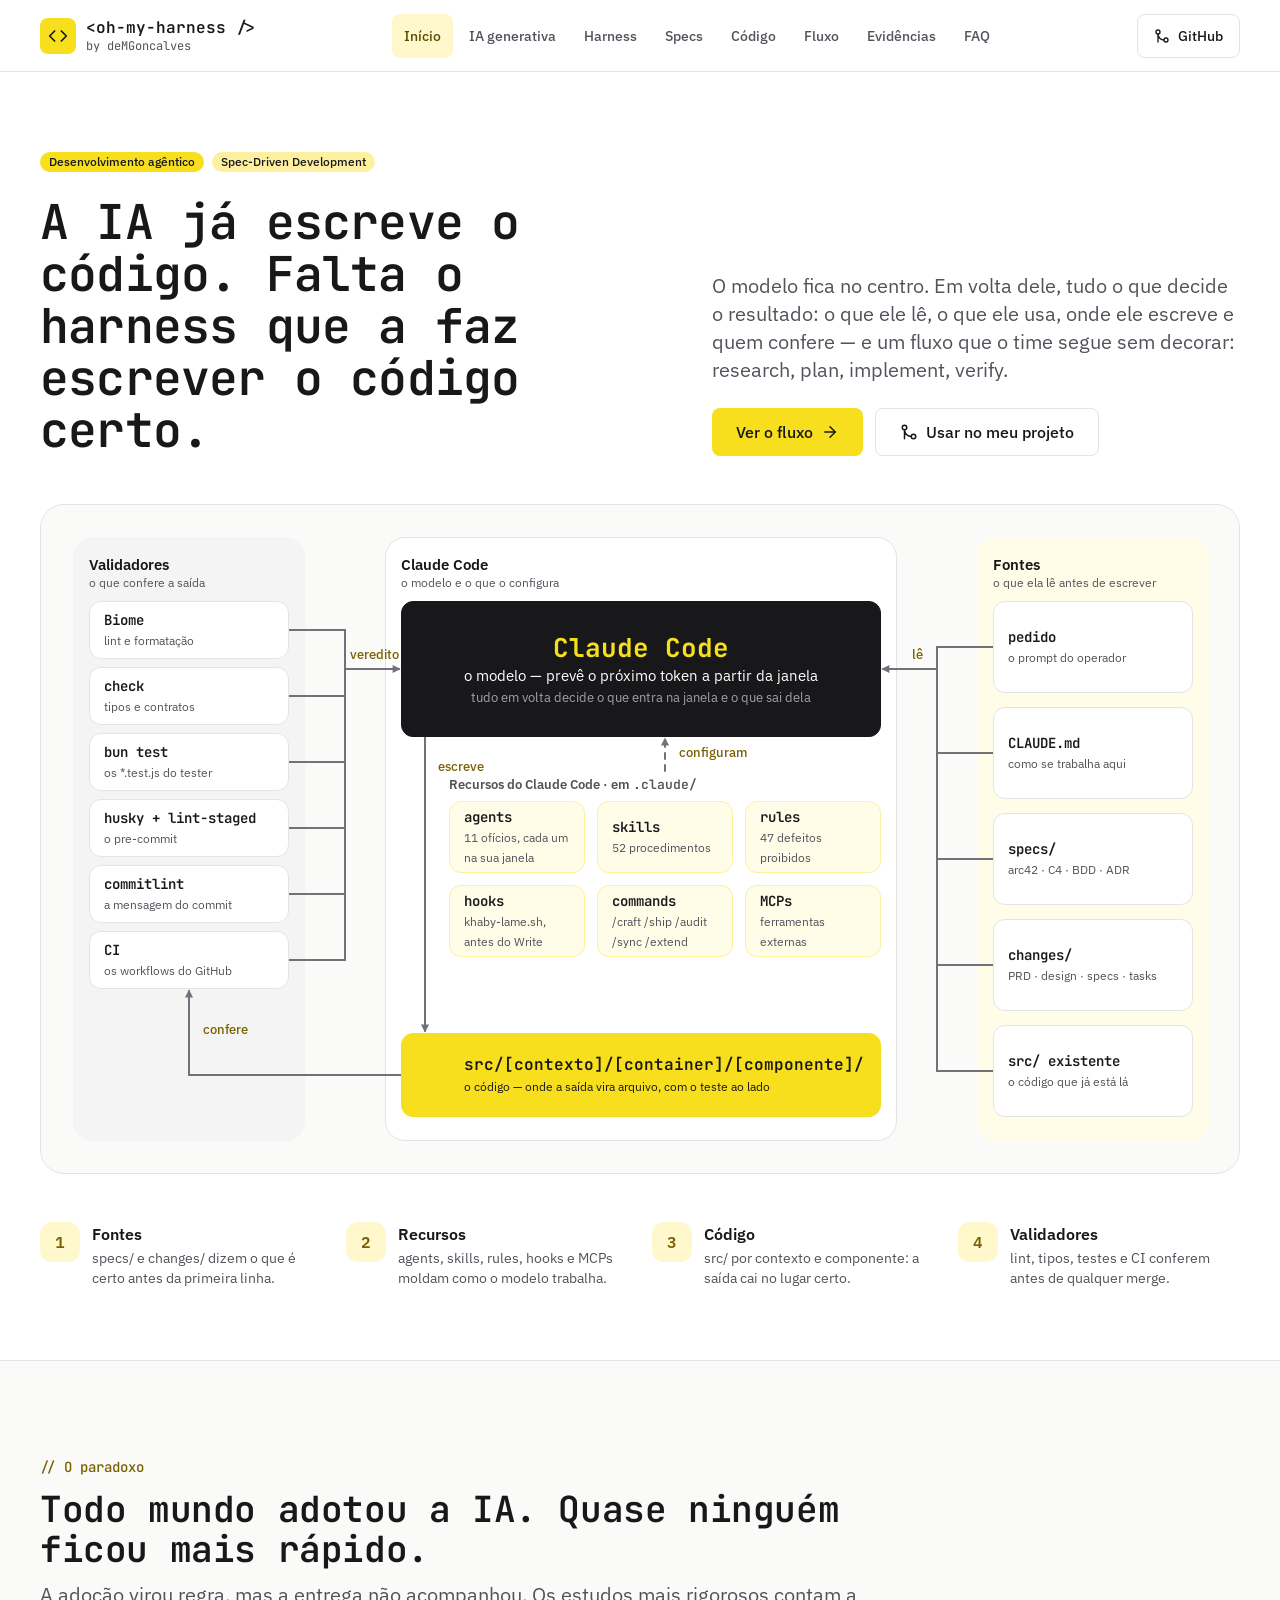
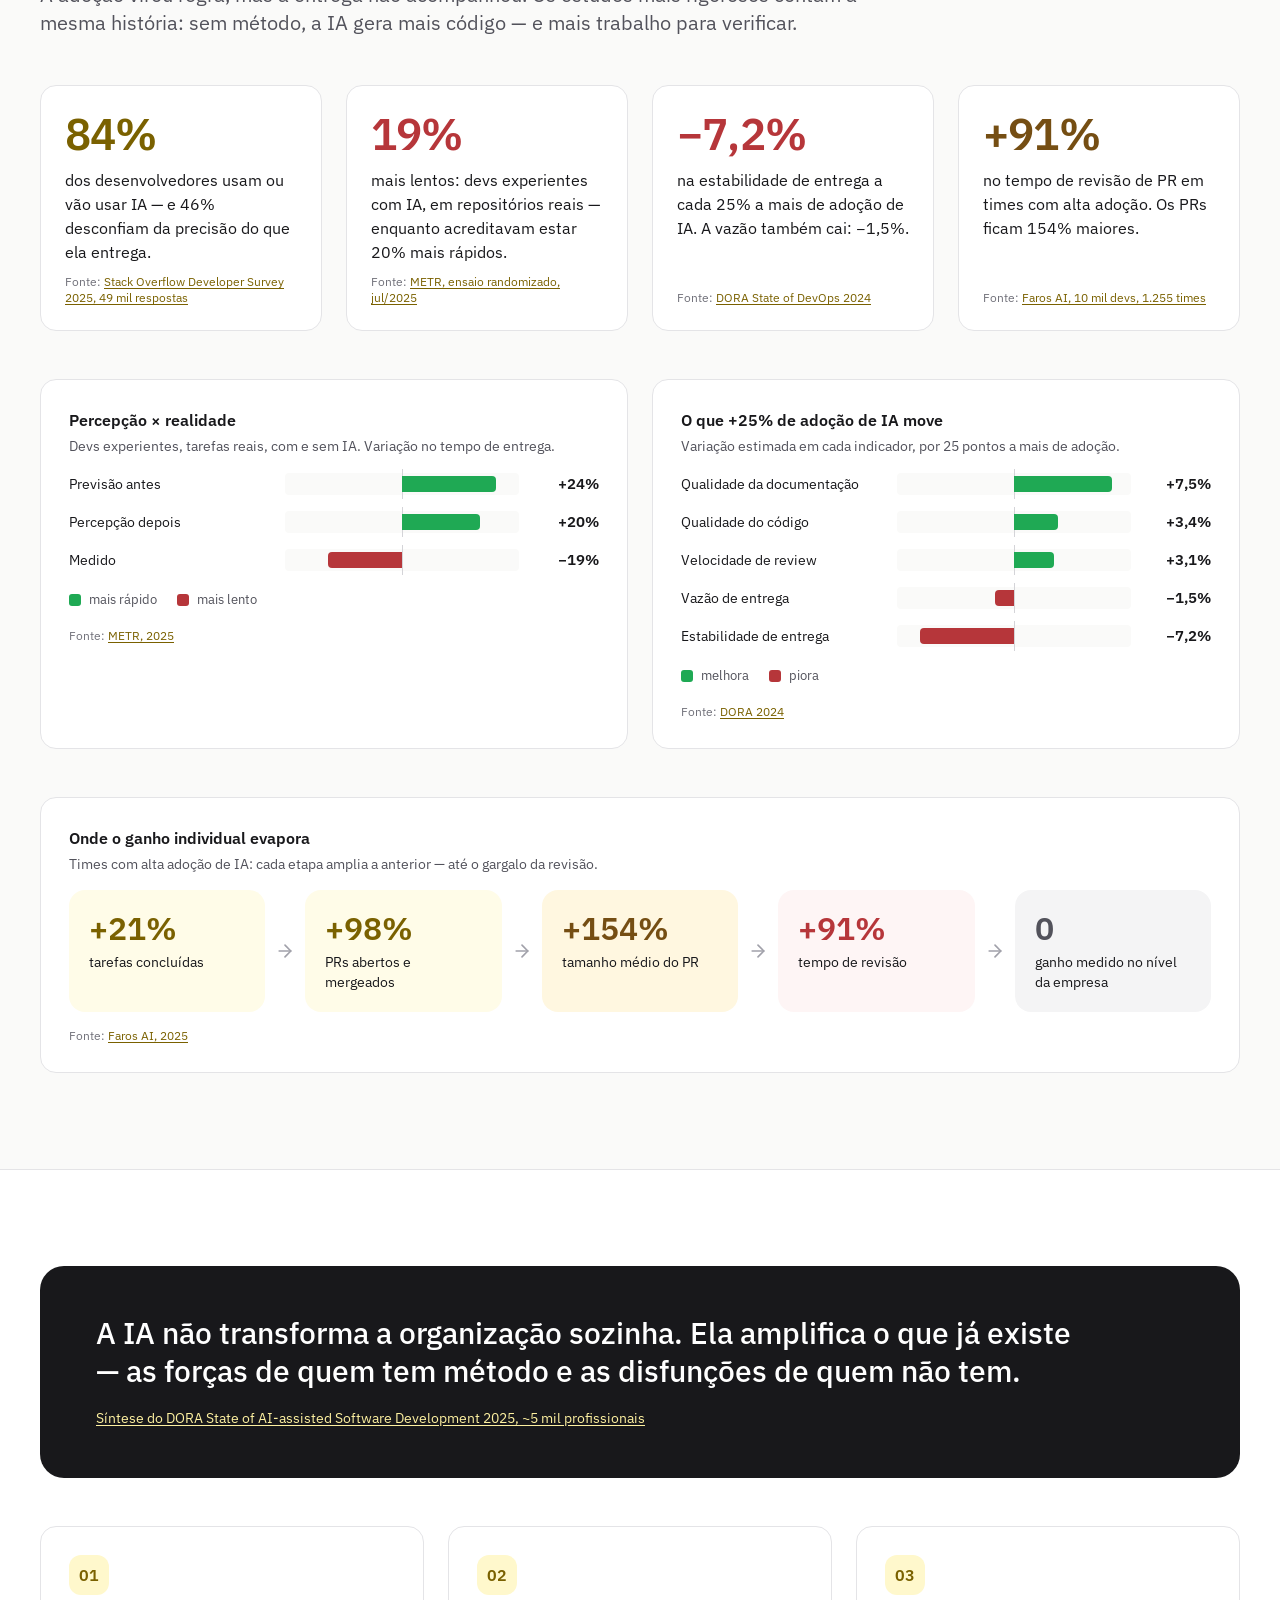
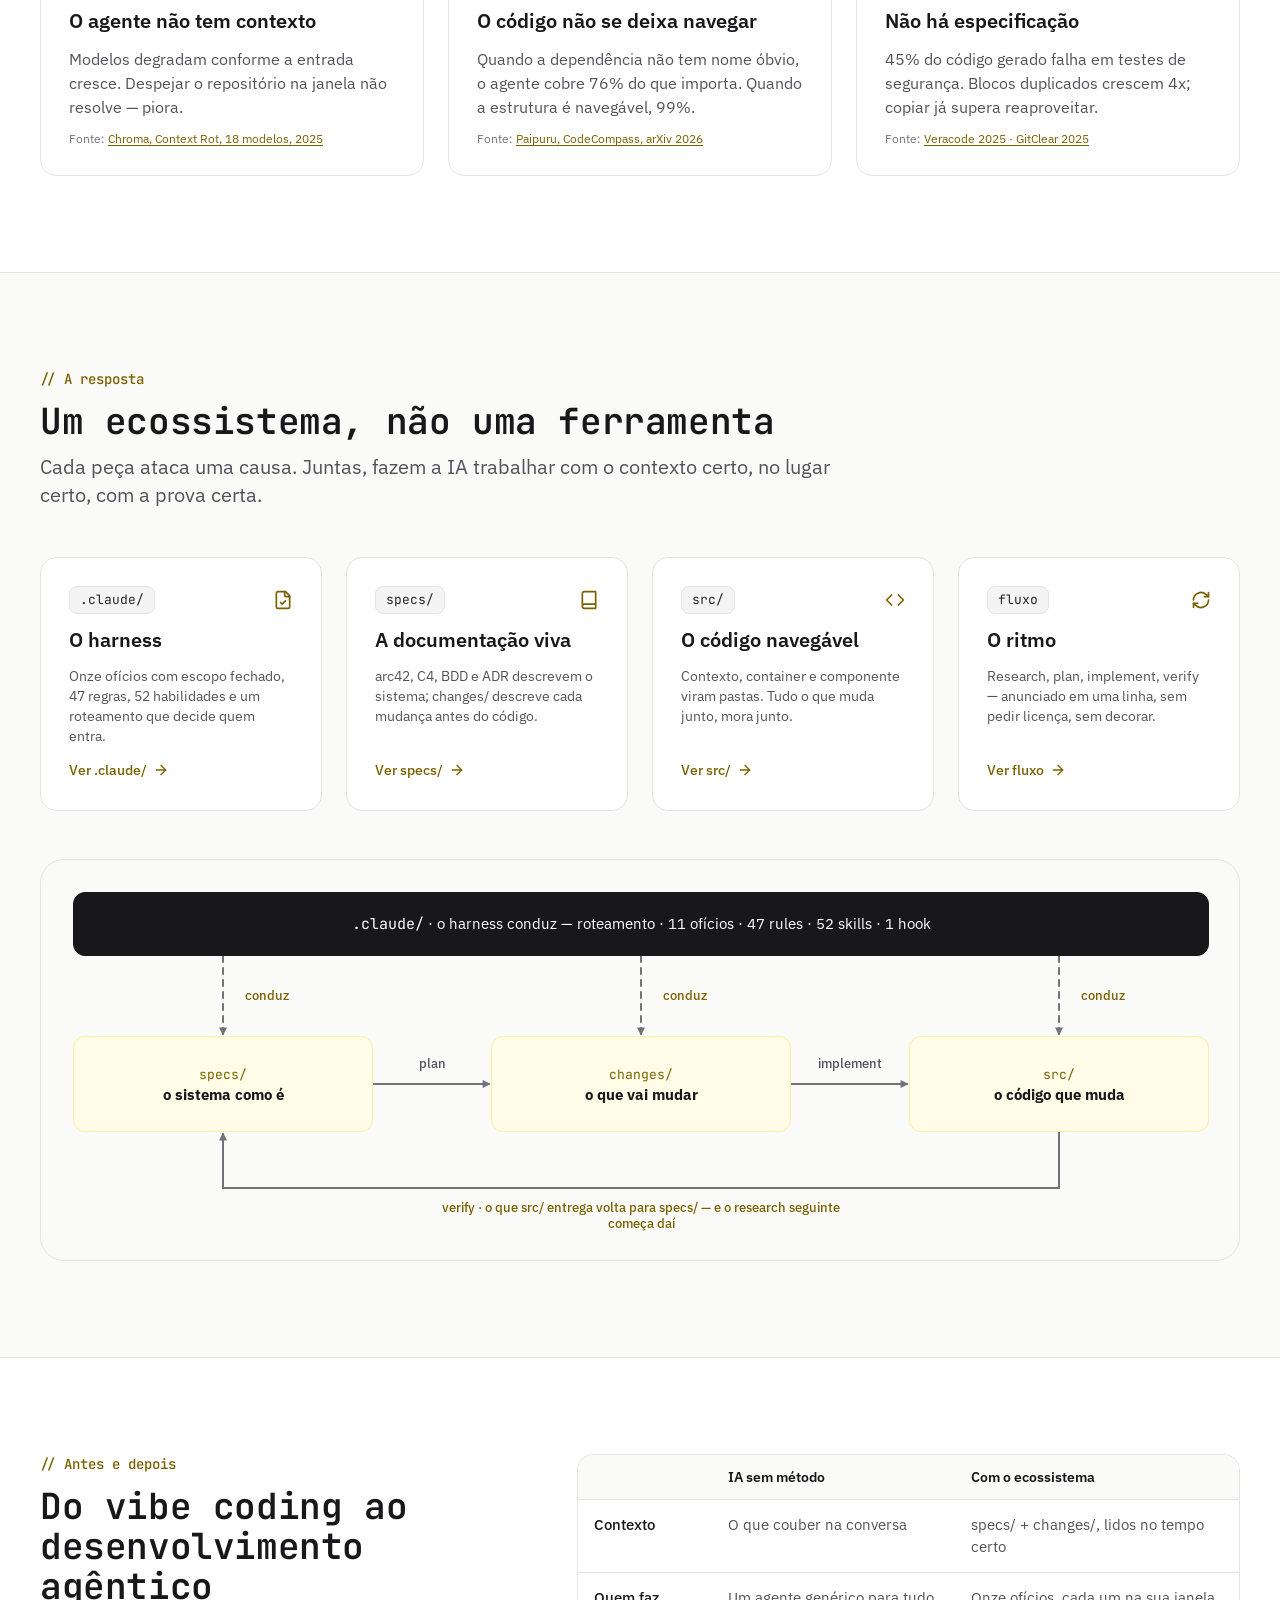
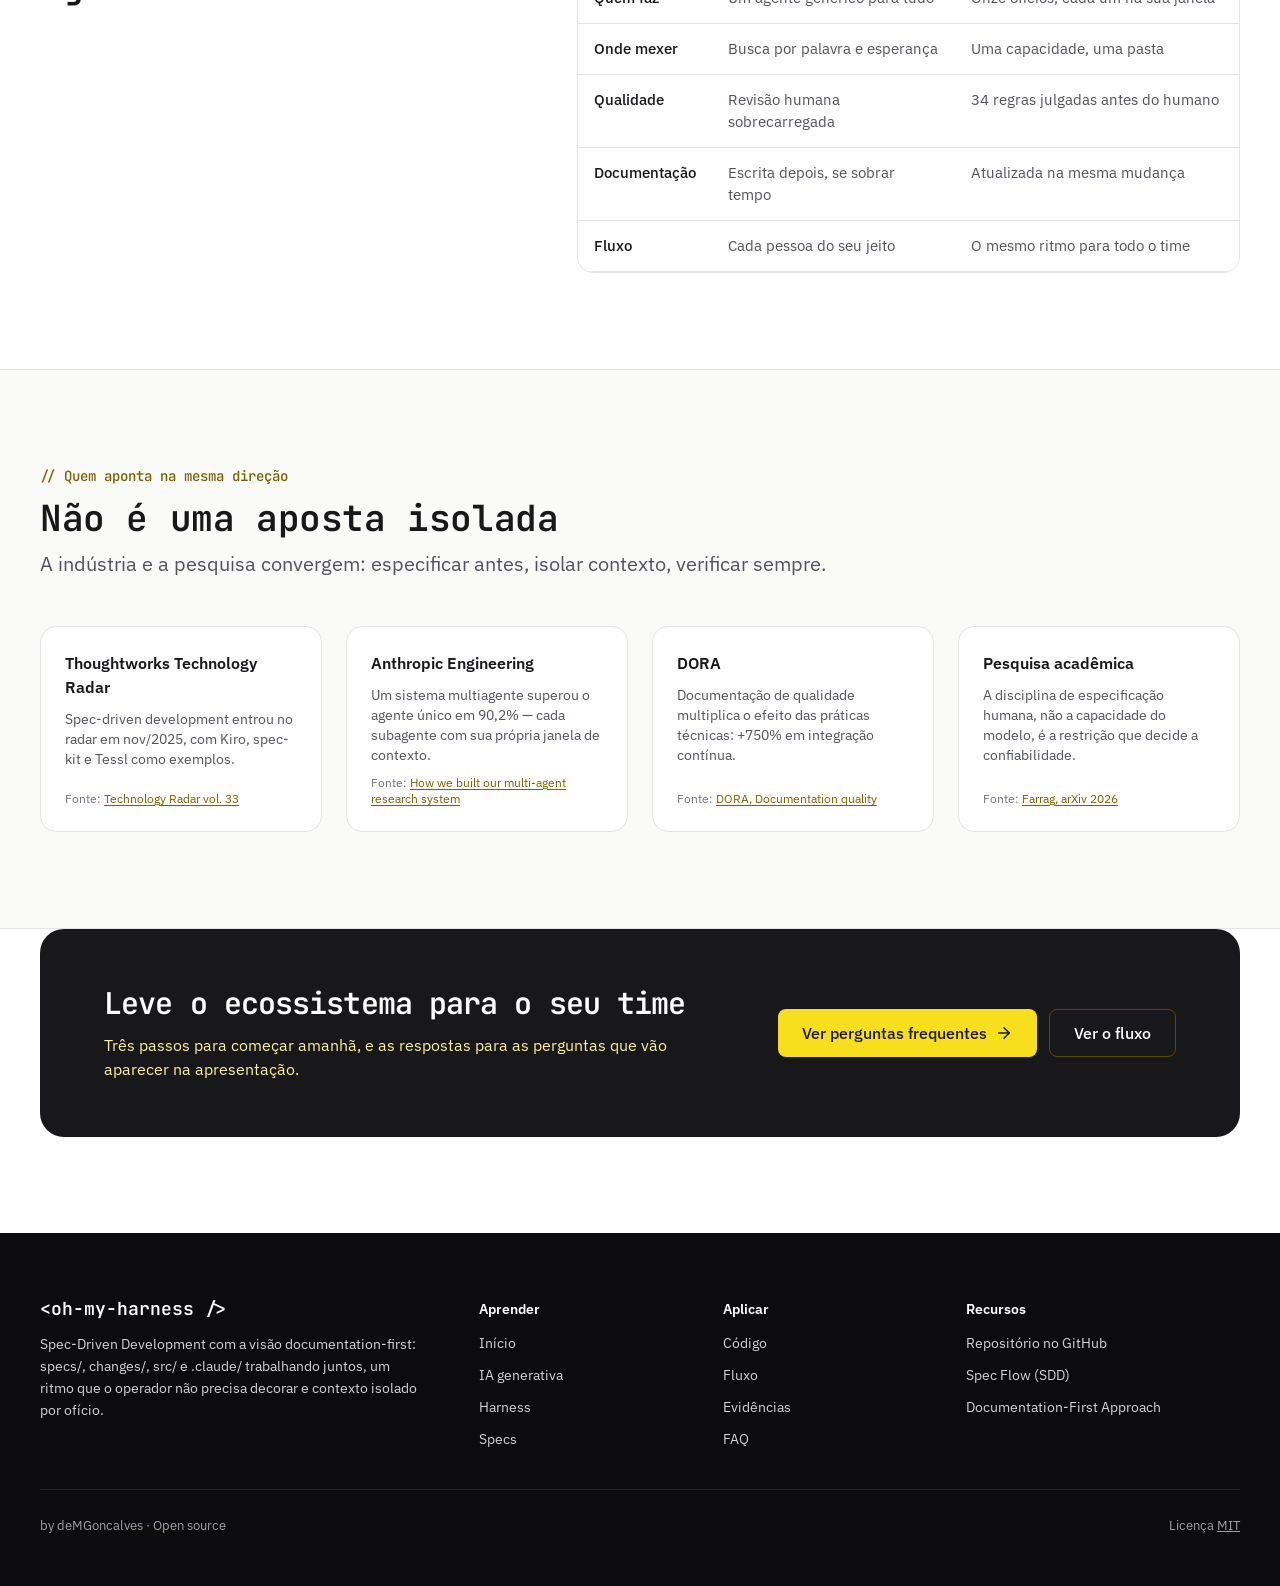
<file: docs/index.html>
<!doctype html>
<html lang="pt-BR">
<head>
<meta charset="utf-8">
<meta name="viewport" content="width=device-width, initial-scale=1">
<title>A IA já escreve o código · &lt;oh-my-harness /&gt;</title>
<meta name="description" content="Um harness para o agente, uma documentação viva, um código que a IA consegue navegar e um fluxo que ninguém precisa decorar: research, plan, implement, verify.">
<meta name="theme-color" content="#f7df1e">
<link rel="icon" href="assets/favicon.svg" type="image/svg+xml">
<link rel="preconnect" href="https://fonts.googleapis.com">
<link rel="preconnect" href="https://fonts.gstatic.com" crossorigin>
<link rel="stylesheet" href="https://fonts.googleapis.com/css2?family=IBM+Plex+Sans:wght@400;500;600&amp;family=JetBrains+Mono:wght@400;500;600;700&amp;display=swap">
<link rel="stylesheet" href="assets/style.css">
</head>
<body>
<header class="site-header"><div class="site-header-in"><a class="brand" href="index.html"><span class="brand-mark"><svg width="20" height="20" viewBox="0 0 24 24" fill="none" stroke="currentColor" stroke-width="2" stroke-linecap="round" stroke-linejoin="round" aria-hidden="true"><path d="m16 18 6-6-6-6"></path><path d="m8 6-6 6 6 6"></path></svg></span><span class="brand-text"><span class="brand-name">&lt;oh-my-harness /&gt;</span><span class="brand-by">by deMGoncalves</span></span></a><input type="checkbox" id="menu" class="menu-toggle" aria-label="Abrir menu"><label for="menu" class="menu-btn" aria-hidden="true"><span></span><span></span><span></span></label><nav class="site-nav" aria-label="Principal"><a href="index.html" aria-current="page">Início</a><a href="ia.html">IA generativa</a><a href="harness.html">Harness</a><a href="specs.html">Specs</a><a href="codigo.html">Código</a><a href="fluxo.html">Fluxo</a><a href="evidencias.html">Evidências</a><a href="faq.html">FAQ</a></nav><a class="gh" href="https://github.com/deMGoncalves/oh-my-harness" target="_blank" rel="noopener"><svg width="16" height="16" viewBox="0 0 24 24" fill="none" stroke="currentColor" stroke-width="2" stroke-linecap="round" stroke-linejoin="round" aria-hidden="true"><circle cx="18" cy="18" r="3"></circle><circle cx="6" cy="6" r="3"></circle><path d="M6 21V9a9 9 0 0 0 9 9"></path></svg>GitHub</a></div></header>
<main class="omh-page">
<section style="padding: 80px var(--omh-gx) 72px; display: flex; flex-direction: column; gap: 48px; box-sizing: border-box;"><div style="display: grid; grid-template-columns: 1.15fr 1fr; gap: 64px; align-items: end;"><div style="display: flex; flex-direction: column; gap: 24px;"><div style="display: flex; gap: 8px;"><span class="omh-badge omh-badge-default">Desenvolvimento agêntico</span><span class="omh-badge omh-badge-secondary">Spec-Driven Development</span></div><h1 class="omh-h1s">A IA já escreve o código. Falta o harness que a faz escrever o código certo.</h1></div><div style="display: flex; flex-direction: column; gap: 24px;"><p class="omh-lead">O modelo fica no centro. Em volta dele, tudo o que decide o resultado: o que ele lê, o que ele usa, onde ele escreve e quem confere — e um fluxo que o time segue sem decorar: research, plan, implement, verify.</p><div style="display: flex; gap: 12px;"><a href="fluxo.html" class="omh-btnp">Ver o fluxo<svg width="18" height="18" viewBox="0 0 24 24" fill="none" stroke="currentColor" stroke-width="2" stroke-linecap="round" stroke-linejoin="round" aria-hidden="true"><path d="M5 12h14"></path><path d="m12 5 7 7-7 7"></path></svg></a><a href="https://github.com/deMGoncalves/oh-my-harness" class="omh-btno"><svg width="18" height="18" viewBox="0 0 24 24" fill="none" stroke="currentColor" stroke-width="2" stroke-linecap="round" stroke-linejoin="round" aria-hidden="true"><circle cx="18" cy="18" r="3"></circle><circle cx="6" cy="6" r="3"></circle><path d="M6 21V9a9 9 0 0 0 9 9"></path></svg>Usar no meu projeto</a></div></div></div><div style="background: #FAFAF9; border: 1px solid var(--subtle); border-radius: 24px; padding: 32px;"><div class="omh-fit" data-w="1136" style="position: relative; width: 1136px; height: 604px; flex-shrink: 0;"><div style="position: absolute; left: 0px; top: 0px; width: 232px; height: 604px; background: #F4F4F5; border-radius: 20px; box-sizing: border-box;"></div><div style="position: absolute; left: 904px; top: 0px; width: 232px; height: 604px; background: #FFFCE8; border-radius: 20px; box-sizing: border-box;"></div><div style="position: absolute; left: 312px; top: 0px; width: 512px; height: 604px; background: #FFFFFF; border-radius: 20px; box-sizing: border-box; border: 1px solid #E4E4E7;"></div><svg width="56" height="8" viewBox="0 0 56 8" preserveAspectRatio="none" style="position: absolute; left: 864px; top: 106px; width: 56px; height: 8px; overflow: visible; fill: none; stroke: #71717A; stroke-width: 2; stroke-linecap: round; stroke-linejoin: round;"><path d="M 56 4 L 0 4"></path></svg><svg width="56" height="8" viewBox="0 0 56 8" preserveAspectRatio="none" style="position: absolute; left: 864px; top: 212px; width: 56px; height: 8px; overflow: visible; fill: none; stroke: #71717A; stroke-width: 2; stroke-linecap: round; stroke-linejoin: round;"><path d="M 56 4 L 0 4"></path></svg><svg width="56" height="8" viewBox="0 0 56 8" preserveAspectRatio="none" style="position: absolute; left: 864px; top: 318px; width: 56px; height: 8px; overflow: visible; fill: none; stroke: #71717A; stroke-width: 2; stroke-linecap: round; stroke-linejoin: round;"><path d="M 56 4 L 0 4"></path></svg><svg width="56" height="8" viewBox="0 0 56 8" preserveAspectRatio="none" style="position: absolute; left: 864px; top: 424px; width: 56px; height: 8px; overflow: visible; fill: none; stroke: #71717A; stroke-width: 2; stroke-linecap: round; stroke-linejoin: round;"><path d="M 56 4 L 0 4"></path></svg><svg width="56" height="8" viewBox="0 0 56 8" preserveAspectRatio="none" style="position: absolute; left: 864px; top: 530px; width: 56px; height: 8px; overflow: visible; fill: none; stroke: #71717A; stroke-width: 2; stroke-linecap: round; stroke-linejoin: round;"><path d="M 56 4 L 0 4"></path></svg><svg width="8" height="424" viewBox="0 0 8 424" preserveAspectRatio="none" style="position: absolute; left: 860px; top: 110px; width: 8px; height: 424px; overflow: visible; fill: none; stroke: #71717A; stroke-width: 2; stroke-linecap: round; stroke-linejoin: round;"><path d="M 4 0 L 4 424"></path></svg><svg width="54" height="8" viewBox="0 0 54 8" preserveAspectRatio="none" style="position: absolute; left: 810px; top: 128px; width: 54px; height: 8px; overflow: visible; fill: none; stroke: #71717A; stroke-width: 2; stroke-linecap: round; stroke-linejoin: round;"><defs><marker id="dc-arrow-head-filled" orient="auto" markerWidth="5" markerHeight="5" refX="3.2" refY="2" overflow="visible"><path d="M0 0 L4 2 L0 4 Z" fill="#71717A" stroke="none" style="fill: context-stroke"/></marker></defs><path d="M 54 4 L 0 4" marker-end="url(#dc-arrow-head-filled)"></path></svg><svg width="56" height="8" viewBox="0 0 56 8" preserveAspectRatio="none" style="position: absolute; left: 216px; top: 89px; width: 56px; height: 8px; overflow: visible; fill: none; stroke: #71717A; stroke-width: 2; stroke-linecap: round; stroke-linejoin: round;"><path d="M 0 4 L 56 4"></path></svg><svg width="56" height="8" viewBox="0 0 56 8" preserveAspectRatio="none" style="position: absolute; left: 216px; top: 155px; width: 56px; height: 8px; overflow: visible; fill: none; stroke: #71717A; stroke-width: 2; stroke-linecap: round; stroke-linejoin: round;"><path d="M 0 4 L 56 4"></path></svg><svg width="56" height="8" viewBox="0 0 56 8" preserveAspectRatio="none" style="position: absolute; left: 216px; top: 221px; width: 56px; height: 8px; overflow: visible; fill: none; stroke: #71717A; stroke-width: 2; stroke-linecap: round; stroke-linejoin: round;"><path d="M 0 4 L 56 4"></path></svg><svg width="56" height="8" viewBox="0 0 56 8" preserveAspectRatio="none" style="position: absolute; left: 216px; top: 287px; width: 56px; height: 8px; overflow: visible; fill: none; stroke: #71717A; stroke-width: 2; stroke-linecap: round; stroke-linejoin: round;"><path d="M 0 4 L 56 4"></path></svg><svg width="56" height="8" viewBox="0 0 56 8" preserveAspectRatio="none" style="position: absolute; left: 216px; top: 353px; width: 56px; height: 8px; overflow: visible; fill: none; stroke: #71717A; stroke-width: 2; stroke-linecap: round; stroke-linejoin: round;"><path d="M 0 4 L 56 4"></path></svg><svg width="56" height="8" viewBox="0 0 56 8" preserveAspectRatio="none" style="position: absolute; left: 216px; top: 419px; width: 56px; height: 8px; overflow: visible; fill: none; stroke: #71717A; stroke-width: 2; stroke-linecap: round; stroke-linejoin: round;"><path d="M 0 4 L 56 4"></path></svg><svg width="8" height="330" viewBox="0 0 8 330" preserveAspectRatio="none" style="position: absolute; left: 268px; top: 93px; width: 8px; height: 330px; overflow: visible; fill: none; stroke: #71717A; stroke-width: 2; stroke-linecap: round; stroke-linejoin: round;"><path d="M 4 0 L 4 330"></path></svg><svg width="54" height="8" viewBox="0 0 54 8" preserveAspectRatio="none" style="position: absolute; left: 272px; top: 128px; width: 54px; height: 8px; overflow: visible; fill: none; stroke: #71717A; stroke-width: 2; stroke-linecap: round; stroke-linejoin: round;"><defs><marker id="dc-arrow-head-filled" orient="auto" markerWidth="5" markerHeight="5" refX="3.2" refY="2" overflow="visible"><path d="M0 0 L4 2 L0 4 Z" fill="#71717A" stroke="none" style="fill: context-stroke"/></marker></defs><path d="M 0 4 L 54 4" marker-end="url(#dc-arrow-head-filled)"></path></svg><svg width="8" height="294" viewBox="0 0 8 294" preserveAspectRatio="none" style="position: absolute; left: 348px; top: 200px; width: 8px; height: 294px; overflow: visible; fill: none; stroke: #71717A; stroke-width: 2; stroke-linecap: round; stroke-linejoin: round;"><defs><marker id="dc-arrow-head-filled" orient="auto" markerWidth="5" markerHeight="5" refX="3.2" refY="2" overflow="visible"><path d="M0 0 L4 2 L0 4 Z" fill="#71717A" stroke="none" style="fill: context-stroke"/></marker></defs><path d="M 4 0 L 4 294" marker-end="url(#dc-arrow-head-filled)"></path></svg><svg width="8" height="32" viewBox="0 0 8 32" preserveAspectRatio="none" style="position: absolute; left: 588px; top: 202px; width: 8px; height: 32px; overflow: visible; fill: none; stroke: #71717A; stroke-width: 2; stroke-linecap: round; stroke-linejoin: round; stroke-dasharray: 6 6;"><defs><marker id="dc-arrow-head-filled" orient="auto" markerWidth="5" markerHeight="5" refX="3.2" refY="2" overflow="visible"><path d="M0 0 L4 2 L0 4 Z" fill="#71717A" stroke="none" style="fill: context-stroke"/></marker></defs><path d="M 4 32 L 4 0" marker-end="url(#dc-arrow-head-filled)"></path></svg><svg width="212" height="8" viewBox="0 0 212 8" preserveAspectRatio="none" style="position: absolute; left: 116px; top: 534px; width: 212px; height: 8px; overflow: visible; fill: none; stroke: #71717A; stroke-width: 2; stroke-linecap: round; stroke-linejoin: round;"><path d="M 212 4 L 0 4"></path></svg><svg width="8" height="84" viewBox="0 0 8 84" preserveAspectRatio="none" style="position: absolute; left: 112px; top: 454px; width: 8px; height: 84px; overflow: visible; fill: none; stroke: #71717A; stroke-width: 2; stroke-linecap: round; stroke-linejoin: round;"><defs><marker id="dc-arrow-head-filled" orient="auto" markerWidth="5" markerHeight="5" refX="3.2" refY="2" overflow="visible"><path d="M0 0 L4 2 L0 4 Z" fill="#71717A" stroke="none" style="fill: context-stroke"/></marker></defs><path d="M 4 84 L 4 0" marker-end="url(#dc-arrow-head-filled)"></path></svg><div style="position: absolute; left: 16px; top: 18px; width: 200px;"><div style="font-size: 15px; line-height: 20px; font-weight: 600; color: #18181B;">Validadores</div><div style="font-size: 12px; line-height: 16px; color: #52525B;">o que confere a saída</div></div><div style="position: absolute; left: 920px; top: 18px; width: 200px;"><div style="font-size: 15px; line-height: 20px; font-weight: 600; color: #18181B;">Fontes</div><div style="font-size: 12px; line-height: 16px; color: #52525B;">o que ela lê antes de escrever</div></div><div style="position: absolute; left: 328px; top: 18px; width: 480px;"><div style="font-size: 15px; line-height: 20px; font-weight: 600; color: #18181B;">Claude Code</div><div style="font-size: 12px; line-height: 16px; color: #52525B;">o modelo e o que o configura</div></div><div style="position: absolute; left: 920px; top: 64px; width: 200px; height: 92px; box-sizing: border-box; padding: 10px 14px; display: flex; align-items: center; justify-content: center; text-align: center; font-size: 15px; line-height: 20px; border-radius: 12px; background: #FFFFFF; border: 1px solid #E4E4E7;"><span style="display: block; text-align: left; width: 100%;"><span style="font-family: 'JetBrains Mono', monospace; font-size: 14px; line-height: 20px; font-weight: 600;">pedido</span><br><span style="font-size: 12px; line-height: 16px; color: #52525B;">o prompt do operador</span></span></div><div style="position: absolute; left: 920px; top: 170px; width: 200px; height: 92px; box-sizing: border-box; padding: 10px 14px; display: flex; align-items: center; justify-content: center; text-align: center; font-size: 15px; line-height: 20px; border-radius: 12px; background: #FFFFFF; border: 1px solid #E4E4E7;"><span style="display: block; text-align: left; width: 100%;"><span style="font-family: 'JetBrains Mono', monospace; font-size: 14px; line-height: 20px; font-weight: 600;">CLAUDE.md</span><br><span style="font-size: 12px; line-height: 16px; color: #52525B;">como se trabalha aqui</span></span></div><div style="position: absolute; left: 920px; top: 276px; width: 200px; height: 92px; box-sizing: border-box; padding: 10px 14px; display: flex; align-items: center; justify-content: center; text-align: center; font-size: 15px; line-height: 20px; border-radius: 12px; background: #FFFFFF; border: 1px solid #E4E4E7;"><span style="display: block; text-align: left; width: 100%;"><span style="font-family: 'JetBrains Mono', monospace; font-size: 14px; line-height: 20px; font-weight: 600;">specs/</span><br><span style="font-size: 12px; line-height: 16px; color: #52525B;">arc42 · C4 · BDD · ADR</span></span></div><div style="position: absolute; left: 920px; top: 382px; width: 200px; height: 92px; box-sizing: border-box; padding: 10px 14px; display: flex; align-items: center; justify-content: center; text-align: center; font-size: 15px; line-height: 20px; border-radius: 12px; background: #FFFFFF; border: 1px solid #E4E4E7;"><span style="display: block; text-align: left; width: 100%;"><span style="font-family: 'JetBrains Mono', monospace; font-size: 14px; line-height: 20px; font-weight: 600;">changes/</span><br><span style="font-size: 12px; line-height: 16px; color: #52525B;">PRD · design · specs · tasks</span></span></div><div style="position: absolute; left: 920px; top: 488px; width: 200px; height: 92px; box-sizing: border-box; padding: 10px 14px; display: flex; align-items: center; justify-content: center; text-align: center; font-size: 15px; line-height: 20px; border-radius: 12px; background: #FFFFFF; border: 1px solid #E4E4E7;"><span style="display: block; text-align: left; width: 100%;"><span style="font-family: 'JetBrains Mono', monospace; font-size: 14px; line-height: 20px; font-weight: 600;">src/ existente</span><br><span style="font-size: 12px; line-height: 16px; color: #52525B;">o código que já está lá</span></span></div><div style="position: absolute; left: 16px; top: 64px; width: 200px; height: 58px; box-sizing: border-box; padding: 10px 14px; display: flex; align-items: center; justify-content: center; text-align: center; font-size: 15px; line-height: 20px; border-radius: 12px; background: #FFFFFF; border: 1px solid #E4E4E7;"><span style="display: block; text-align: left; width: 100%;"><span style="font-family: 'JetBrains Mono', monospace; font-size: 14px; line-height: 20px; font-weight: 600;">Biome</span><br><span style="font-size: 12px; line-height: 16px; color: #52525B;">lint e formatação</span></span></div><div style="position: absolute; left: 16px; top: 130px; width: 200px; height: 58px; box-sizing: border-box; padding: 10px 14px; display: flex; align-items: center; justify-content: center; text-align: center; font-size: 15px; line-height: 20px; border-radius: 12px; background: #FFFFFF; border: 1px solid #E4E4E7;"><span style="display: block; text-align: left; width: 100%;"><span style="font-family: 'JetBrains Mono', monospace; font-size: 14px; line-height: 20px; font-weight: 600;">check</span><br><span style="font-size: 12px; line-height: 16px; color: #52525B;">tipos e contratos</span></span></div><div style="position: absolute; left: 16px; top: 196px; width: 200px; height: 58px; box-sizing: border-box; padding: 10px 14px; display: flex; align-items: center; justify-content: center; text-align: center; font-size: 15px; line-height: 20px; border-radius: 12px; background: #FFFFFF; border: 1px solid #E4E4E7;"><span style="display: block; text-align: left; width: 100%;"><span style="font-family: 'JetBrains Mono', monospace; font-size: 14px; line-height: 20px; font-weight: 600;">bun test</span><br><span style="font-size: 12px; line-height: 16px; color: #52525B;">os *.test.js do tester</span></span></div><div style="position: absolute; left: 16px; top: 262px; width: 200px; height: 58px; box-sizing: border-box; padding: 10px 14px; display: flex; align-items: center; justify-content: center; text-align: center; font-size: 15px; line-height: 20px; border-radius: 12px; background: #FFFFFF; border: 1px solid #E4E4E7;"><span style="display: block; text-align: left; width: 100%;"><span style="font-family: 'JetBrains Mono', monospace; font-size: 14px; line-height: 20px; font-weight: 600;">husky + lint-staged</span><br><span style="font-size: 12px; line-height: 16px; color: #52525B;">o pre-commit</span></span></div><div style="position: absolute; left: 16px; top: 328px; width: 200px; height: 58px; box-sizing: border-box; padding: 10px 14px; display: flex; align-items: center; justify-content: center; text-align: center; font-size: 15px; line-height: 20px; border-radius: 12px; background: #FFFFFF; border: 1px solid #E4E4E7;"><span style="display: block; text-align: left; width: 100%;"><span style="font-family: 'JetBrains Mono', monospace; font-size: 14px; line-height: 20px; font-weight: 600;">commitlint</span><br><span style="font-size: 12px; line-height: 16px; color: #52525B;">a mensagem do commit</span></span></div><div style="position: absolute; left: 16px; top: 394px; width: 200px; height: 58px; box-sizing: border-box; padding: 10px 14px; display: flex; align-items: center; justify-content: center; text-align: center; font-size: 15px; line-height: 20px; border-radius: 12px; background: #FFFFFF; border: 1px solid #E4E4E7;"><span style="display: block; text-align: left; width: 100%;"><span style="font-family: 'JetBrains Mono', monospace; font-size: 14px; line-height: 20px; font-weight: 600;">CI</span><br><span style="font-size: 12px; line-height: 16px; color: #52525B;">os workflows do GitHub</span></span></div><div style="position: absolute; left: 328px; top: 64px; width: 480px; height: 136px; box-sizing: border-box; padding: 10px 14px; display: flex; align-items: center; justify-content: center; text-align: center; font-size: 15px; line-height: 20px; border-radius: 12px; background: #18181B; border: 1px solid #18181B; color: #FFFFFF;"><span style="display: block; width: 100%;"><span style="font-family: 'JetBrains Mono', monospace; font-size: 26px; line-height: 34px; font-weight: 700; color: #F7DF1E;">Claude Code</span><br><span style="font-size: 15px; line-height: 22px; color: #FFFFFF;">o modelo — prevê o próximo token a partir da janela</span><br><span style="font-size: 13px; line-height: 20px; color: #A1A1AA;">tudo em volta decide o que entra na janela e o que sai dela</span></span></div><div style="position: absolute; left: 376px; top: 240px; font-size: 13px; line-height: 16px; font-weight: 600; color: #52525B;">Recursos do Claude Code · em <span style="font-family: 'JetBrains Mono', monospace;">.claude/</span></div><div style="position: absolute; left: 376px; top: 264px; width: 136px; height: 72px; box-sizing: border-box; padding: 10px 14px; display: flex; align-items: center; justify-content: center; text-align: center; font-size: 15px; line-height: 20px; border-radius: 12px; background: #FFFCE8; border: 1px solid #FDF0A0;"><span style="display: block; text-align: left; width: 100%;"><span style="font-family: 'JetBrains Mono', monospace; font-size: 14px; line-height: 20px; font-weight: 600;">agents</span><br><span style="font-size: 12px; line-height: 16px; color: #52525B;">11 ofícios, cada um na sua janela</span></span></div><div style="position: absolute; left: 524px; top: 264px; width: 136px; height: 72px; box-sizing: border-box; padding: 10px 14px; display: flex; align-items: center; justify-content: center; text-align: center; font-size: 15px; line-height: 20px; border-radius: 12px; background: #FFFCE8; border: 1px solid #FDF0A0;"><span style="display: block; text-align: left; width: 100%;"><span style="font-family: 'JetBrains Mono', monospace; font-size: 14px; line-height: 20px; font-weight: 600;">skills</span><br><span style="font-size: 12px; line-height: 16px; color: #52525B;">52 procedimentos</span></span></div><div style="position: absolute; left: 672px; top: 264px; width: 136px; height: 72px; box-sizing: border-box; padding: 10px 14px; display: flex; align-items: center; justify-content: center; text-align: center; font-size: 15px; line-height: 20px; border-radius: 12px; background: #FFFCE8; border: 1px solid #FDF0A0;"><span style="display: block; text-align: left; width: 100%;"><span style="font-family: 'JetBrains Mono', monospace; font-size: 14px; line-height: 20px; font-weight: 600;">rules</span><br><span style="font-size: 12px; line-height: 16px; color: #52525B;">47 defeitos proibidos</span></span></div><div style="position: absolute; left: 376px; top: 348px; width: 136px; height: 72px; box-sizing: border-box; padding: 10px 14px; display: flex; align-items: center; justify-content: center; text-align: center; font-size: 15px; line-height: 20px; border-radius: 12px; background: #FFFCE8; border: 1px solid #FDF0A0;"><span style="display: block; text-align: left; width: 100%;"><span style="font-family: 'JetBrains Mono', monospace; font-size: 14px; line-height: 20px; font-weight: 600;">hooks</span><br><span style="font-size: 12px; line-height: 16px; color: #52525B;">khaby-lame.sh, antes do Write</span></span></div><div style="position: absolute; left: 524px; top: 348px; width: 136px; height: 72px; box-sizing: border-box; padding: 10px 14px; display: flex; align-items: center; justify-content: center; text-align: center; font-size: 15px; line-height: 20px; border-radius: 12px; background: #FFFCE8; border: 1px solid #FDF0A0;"><span style="display: block; text-align: left; width: 100%;"><span style="font-family: 'JetBrains Mono', monospace; font-size: 14px; line-height: 20px; font-weight: 600;">commands</span><br><span style="font-size: 12px; line-height: 16px; color: #52525B;">/craft /ship /audit /sync /extend</span></span></div><div style="position: absolute; left: 672px; top: 348px; width: 136px; height: 72px; box-sizing: border-box; padding: 10px 14px; display: flex; align-items: center; justify-content: center; text-align: center; font-size: 15px; line-height: 20px; border-radius: 12px; background: #FFFCE8; border: 1px solid #FDF0A0;"><span style="display: block; text-align: left; width: 100%;"><span style="font-family: 'JetBrains Mono', monospace; font-size: 14px; line-height: 20px; font-weight: 600;">MCPs</span><br><span style="font-size: 12px; line-height: 16px; color: #52525B;">ferramentas externas</span></span></div><div style="position: absolute; left: 328px; top: 496px; width: 480px; height: 84px; box-sizing: border-box; padding: 10px 14px 10px 62px; display: flex; align-items: center; justify-content: center; text-align: center; font-size: 15px; line-height: 20px; border-radius: 12px; background: #F7DF1E; border: 1px solid #F7DF1E; color: #18181B;"><span style="display: block; text-align: left; width: 100%;"><span style="font-family: 'JetBrains Mono', monospace; font-size: 16px; line-height: 22px; font-weight: 600;">src/[contexto]/[container]/[componente]/</span><br><span style="font-size: 12px; line-height: 16px; color: #18181B;">o código — onde a saída vira arquivo, com o teste ao lado</span></span></div><div style="position: absolute; left: 830px; top: 110px; width: 28px; text-align: center; font-size: 13px; line-height: 16px; font-weight: 500; color: #7A6100;">lê</div><div style="position: absolute; left: 274px; top: 110px; width: 54px; text-align: center; font-size: 13px; line-height: 16px; font-weight: 500; color: #7A6100;">veredito</div><div style="position: absolute; left: 360px; top: 222px; width: 56px; text-align: center; font-size: 13px; line-height: 16px; font-weight: 500; color: #7A6100;">escreve</div><div style="position: absolute; left: 600px; top: 208px; width: 80px; text-align: center; font-size: 13px; line-height: 16px; font-weight: 500; color: #7A6100;">configuram</div><div style="position: absolute; left: 124px; top: 485px; width: 56px; text-align: center; font-size: 13px; line-height: 16px; font-weight: 500; color: #7A6100;">confere</div></div><div class="omh-map-mob"><div class="mm-box mm-src"><p class="mm-t">Fontes</p><p class="mm-s">o que ela lê antes de escrever</p><div class="mm-chips"><span>pedido</span><span>CLAUDE.md</span><span>specs/</span><span>changes/</span><span>src/ existente</span></div></div><div class="mm-arrow">↓ <span>lê</span></div><div class="mm-box mm-model"><p class="mm-t">Claude Code</p><p class="mm-s">o modelo — prevê o próximo token a partir da janela</p></div><div class="mm-box mm-res"><p class="mm-t">Recursos · .claude/</p><p class="mm-s">configuram o modelo</p><div class="mm-chips"><span>agents · 11</span><span>skills · 52</span><span>rules · 47</span><span>hooks</span><span>commands · 5</span><span>MCPs</span></div></div><div class="mm-arrow">↓ <span>escreve</span></div><div class="mm-box mm-code"><p class="mm-t">src/[contexto]/[container]/[componente]/</p><p class="mm-s">onde a saída vira arquivo, com o teste ao lado</p></div><div class="mm-arrow">↓ <span>confere</span></div><div class="mm-box mm-val"><p class="mm-t">Validadores</p><p class="mm-s">o veredito volta para o modelo</p><div class="mm-chips"><span>Biome</span><span>check</span><span>bun test</span><span>husky + lint-staged</span><span>commitlint</span><span>CI</span></div></div></div></div><div class="omh-g4"><div style="display: flex; gap: 12px; align-items: flex-start;"><span class="omh-dot">1</span><div style="display: flex; flex-direction: column; gap: 2px;"><p class="omh-h4">Fontes</p><p class="omh-small">specs/ e changes/ dizem o que é certo antes da primeira linha.</p></div></div><div style="display: flex; gap: 12px; align-items: flex-start;"><span class="omh-dot">2</span><div style="display: flex; flex-direction: column; gap: 2px;"><p class="omh-h4">Recursos</p><p class="omh-small">agents, skills, rules, hooks e MCPs moldam como o modelo trabalha.</p></div></div><div style="display: flex; gap: 12px; align-items: flex-start;"><span class="omh-dot">3</span><div style="display: flex; flex-direction: column; gap: 2px;"><p class="omh-h4">Código</p><p class="omh-small">src/ por contexto e componente: a saída cai no lugar certo.</p></div></div><div style="display: flex; gap: 12px; align-items: flex-start;"><span class="omh-dot">4</span><div style="display: flex; flex-direction: column; gap: 2px;"><p class="omh-h4">Validadores</p><p class="omh-small">lint, tipos, testes e CI conferem antes de qualquer merge.</p></div></div></div></section>

<section class="omh-sectint">
<div style="display: flex; flex-direction: column; gap: 12px; max-width: 820px;"><p class="omh-eyebrow">// O paradoxo</p><h2 class="omh-h2">Todo mundo adotou a IA. Quase ninguém ficou mais rápido.</h2><p class="omh-lead">A adoção virou regra, mas a entrega não acompanhou. Os estudos mais rigorosos contam a mesma história: sem método, a IA gera mais código — e mais trabalho para verificar.</p></div>
<div class="omh-g4">
<div class="omh-card" style="padding: 24px; gap: 10px;"><p style="margin: 0; font-size: 44px; line-height: 48px; font-weight: 600; letter-spacing: -0.8px; color: var(--azoxo-600);">84%</p><p class="omh-body" style="color: var(--foreground); flex-grow: 1;">dos desenvolvedores usam ou vão usar IA — e 46% desconfiam da precisão do que ela entrega.</p><p class="omh-src">Fonte: <a href="https://survey.stackoverflow.co/2025/ai" class="omh-srca">Stack Overflow Developer Survey 2025, 49 mil respostas</a></p></div><div class="omh-card" style="padding: 24px; gap: 10px;"><p style="margin: 0; font-size: 44px; line-height: 48px; font-weight: 600; letter-spacing: -0.8px; color: var(--destructive-600);">19%</p><p class="omh-body" style="color: var(--foreground); flex-grow: 1;">mais lentos: devs experientes com IA, em repositórios reais — enquanto acreditavam estar 20% mais rápidos.</p><p class="omh-src">Fonte: <a href="https://metr.org/blog/2025-07-10-early-2025-ai-experienced-os-dev-study/" class="omh-srca">METR, ensaio randomizado, jul/2025</a></p></div><div class="omh-card" style="padding: 24px; gap: 10px;"><p style="margin: 0; font-size: 44px; line-height: 48px; font-weight: 600; letter-spacing: -0.8px; color: var(--destructive-600);">−7,2%</p><p class="omh-body" style="color: var(--foreground); flex-grow: 1;">na estabilidade de entrega a cada 25% a mais de adoção de IA. A vazão também cai: −1,5%.</p><p class="omh-src">Fonte: <a href="https://cloud.google.com/blog/products/devops-sre/announcing-the-2024-dora-report" class="omh-srca">DORA State of DevOps 2024</a></p></div><div class="omh-card" style="padding: 24px; gap: 10px;"><p style="margin: 0; font-size: 44px; line-height: 48px; font-weight: 600; letter-spacing: -0.8px; color: var(--warning-foreground);">+91%</p><p class="omh-body" style="color: var(--foreground); flex-grow: 1;">no tempo de revisão de PR em times com alta adoção. Os PRs ficam 154% maiores.</p><p class="omh-src">Fonte: <a href="https://www.faros.ai/blog/ai-software-engineering" class="omh-srca">Faros AI, 10 mil devs, 1.255 times</a></p></div>
</div>
<div class="omh-g2">
<div class="omh-card" style="padding: 28px; gap: 16px;"><div style="display: flex; flex-direction: column; gap: 4px;"><p class="omh-h4">Percepção × realidade</p><p class="omh-small">Devs experientes, tarefas reais, com e sem IA. Variação no tempo de entrega.</p></div><div style="display: flex; flex-direction: column; gap: 14px;"><div style="display: grid; grid-template-columns: 200px 1fr 64px; gap: 16px; align-items: center;"><p class="omh-small" style="color: var(--foreground);">Previsão antes</p><div style="position: relative; height: 22px; background: var(--neutral-50); border-radius: 4px;"><div style="position: absolute; left: 50%; top: -4px; width: 1px; height: 30px; background: var(--neutral-300);"></div><div style="position: absolute; top: 3px; height: 16px; width: 40.0%; background: var(--success-600); left: 50%; border-radius: 0 4px 4px 0;"></div></div><p style="margin: 0; font-size: 15px; font-weight: 600; color: var(--foreground); text-align: right;">+24%</p></div><div style="display: grid; grid-template-columns: 200px 1fr 64px; gap: 16px; align-items: center;"><p class="omh-small" style="color: var(--foreground);">Percepção depois</p><div style="position: relative; height: 22px; background: var(--neutral-50); border-radius: 4px;"><div style="position: absolute; left: 50%; top: -4px; width: 1px; height: 30px; background: var(--neutral-300);"></div><div style="position: absolute; top: 3px; height: 16px; width: 33.3%; background: var(--success-600); left: 50%; border-radius: 0 4px 4px 0;"></div></div><p style="margin: 0; font-size: 15px; font-weight: 600; color: var(--foreground); text-align: right;">+20%</p></div><div style="display: grid; grid-template-columns: 200px 1fr 64px; gap: 16px; align-items: center;"><p class="omh-small" style="color: var(--foreground);">Medido</p><div style="position: relative; height: 22px; background: var(--neutral-50); border-radius: 4px;"><div style="position: absolute; left: 50%; top: -4px; width: 1px; height: 30px; background: var(--neutral-300);"></div><div style="position: absolute; top: 3px; height: 16px; width: 31.7%; background: var(--destructive-600); right: 50%; border-radius: 4px 0 0 4px;"></div></div><p style="margin: 0; font-size: 15px; font-weight: 600; color: var(--foreground); text-align: right;">−19%</p></div></div><div style="display: flex; gap: 20px; flex-wrap: wrap;"><span style="display: inline-flex; align-items: center; gap: 8px; font-size: 13px; color: var(--muted-foreground);"><span style="width: 12px; height: 12px; border-radius: 3px; background: var(--success-600);"></span>mais rápido</span><span style="display: inline-flex; align-items: center; gap: 8px; font-size: 13px; color: var(--muted-foreground);"><span style="width: 12px; height: 12px; border-radius: 3px; background: var(--destructive-600);"></span>mais lento</span></div><p class="omh-src">Fonte: <a href="https://metr.org/blog/2025-07-10-early-2025-ai-experienced-os-dev-study/" class="omh-srca">METR, 2025</a></p></div><div class="omh-card" style="padding: 28px; gap: 16px;"><div style="display: flex; flex-direction: column; gap: 4px;"><p class="omh-h4">O que +25% de adoção de IA move</p><p class="omh-small">Variação estimada em cada indicador, por 25 pontos a mais de adoção.</p></div><div style="display: flex; flex-direction: column; gap: 14px;"><div style="display: grid; grid-template-columns: 200px 1fr 64px; gap: 16px; align-items: center;"><p class="omh-small" style="color: var(--foreground);">Qualidade da documentação</p><div style="position: relative; height: 22px; background: var(--neutral-50); border-radius: 4px;"><div style="position: absolute; left: 50%; top: -4px; width: 1px; height: 30px; background: var(--neutral-300);"></div><div style="position: absolute; top: 3px; height: 16px; width: 41.7%; background: var(--success-600); left: 50%; border-radius: 0 4px 4px 0;"></div></div><p style="margin: 0; font-size: 15px; font-weight: 600; color: var(--foreground); text-align: right;">+7,5%</p></div><div style="display: grid; grid-template-columns: 200px 1fr 64px; gap: 16px; align-items: center;"><p class="omh-small" style="color: var(--foreground);">Qualidade do código</p><div style="position: relative; height: 22px; background: var(--neutral-50); border-radius: 4px;"><div style="position: absolute; left: 50%; top: -4px; width: 1px; height: 30px; background: var(--neutral-300);"></div><div style="position: absolute; top: 3px; height: 16px; width: 18.9%; background: var(--success-600); left: 50%; border-radius: 0 4px 4px 0;"></div></div><p style="margin: 0; font-size: 15px; font-weight: 600; color: var(--foreground); text-align: right;">+3,4%</p></div><div style="display: grid; grid-template-columns: 200px 1fr 64px; gap: 16px; align-items: center;"><p class="omh-small" style="color: var(--foreground);">Velocidade de review</p><div style="position: relative; height: 22px; background: var(--neutral-50); border-radius: 4px;"><div style="position: absolute; left: 50%; top: -4px; width: 1px; height: 30px; background: var(--neutral-300);"></div><div style="position: absolute; top: 3px; height: 16px; width: 17.2%; background: var(--success-600); left: 50%; border-radius: 0 4px 4px 0;"></div></div><p style="margin: 0; font-size: 15px; font-weight: 600; color: var(--foreground); text-align: right;">+3,1%</p></div><div style="display: grid; grid-template-columns: 200px 1fr 64px; gap: 16px; align-items: center;"><p class="omh-small" style="color: var(--foreground);">Vazão de entrega</p><div style="position: relative; height: 22px; background: var(--neutral-50); border-radius: 4px;"><div style="position: absolute; left: 50%; top: -4px; width: 1px; height: 30px; background: var(--neutral-300);"></div><div style="position: absolute; top: 3px; height: 16px; width: 8.3%; background: var(--destructive-600); right: 50%; border-radius: 4px 0 0 4px;"></div></div><p style="margin: 0; font-size: 15px; font-weight: 600; color: var(--foreground); text-align: right;">−1,5%</p></div><div style="display: grid; grid-template-columns: 200px 1fr 64px; gap: 16px; align-items: center;"><p class="omh-small" style="color: var(--foreground);">Estabilidade de entrega</p><div style="position: relative; height: 22px; background: var(--neutral-50); border-radius: 4px;"><div style="position: absolute; left: 50%; top: -4px; width: 1px; height: 30px; background: var(--neutral-300);"></div><div style="position: absolute; top: 3px; height: 16px; width: 40.0%; background: var(--destructive-600); right: 50%; border-radius: 4px 0 0 4px;"></div></div><p style="margin: 0; font-size: 15px; font-weight: 600; color: var(--foreground); text-align: right;">−7,2%</p></div></div><div style="display: flex; gap: 20px; flex-wrap: wrap;"><span style="display: inline-flex; align-items: center; gap: 8px; font-size: 13px; color: var(--muted-foreground);"><span style="width: 12px; height: 12px; border-radius: 3px; background: var(--success-600);"></span>melhora</span><span style="display: inline-flex; align-items: center; gap: 8px; font-size: 13px; color: var(--muted-foreground);"><span style="width: 12px; height: 12px; border-radius: 3px; background: var(--destructive-600);"></span>piora</span></div><p class="omh-src">Fonte: <a href="https://cloud.google.com/blog/products/devops-sre/announcing-the-2024-dora-report" class="omh-srca">DORA 2024</a></p></div>
</div>
<div class="omh-card" style="padding: 28px; gap: 16px;"><div style="display: flex; flex-direction: column; gap: 4px;"><p class="omh-h4">Onde o ganho individual evapora</p><p class="omh-small">Times com alta adoção de IA: cada etapa amplia a anterior — até o gargalo da revisão.</p></div><div style="display: flex; gap: 10px; align-items: stretch;"><div style="flex-grow: 1; flex-basis: 0; background: var(--card); border-radius: 16px; padding: 20px; display: flex; flex-direction: column; gap: 6px;"><p style="margin: 0; font-size: 32px; line-height: 36px; font-weight: 600; color: var(--azoxo-600);">+21%</p><p class="omh-small" style="color: var(--foreground);">tarefas concluídas</p></div><span style="color: var(--neutral-400); display: flex; align-items: center; flex-shrink: 0;"><svg width="20" height="20" viewBox="0 0 24 24" fill="none" stroke="currentColor" stroke-width="2" stroke-linecap="round" stroke-linejoin="round" aria-hidden="true"><path d="M5 12h14"></path><path d="m12 5 7 7-7 7"></path></svg></span><div style="flex-grow: 1; flex-basis: 0; background: var(--card); border-radius: 16px; padding: 20px; display: flex; flex-direction: column; gap: 6px;"><p style="margin: 0; font-size: 32px; line-height: 36px; font-weight: 600; color: var(--azoxo-600);">+98%</p><p class="omh-small" style="color: var(--foreground);">PRs abertos e mergeados</p></div><span style="color: var(--neutral-400); display: flex; align-items: center; flex-shrink: 0;"><svg width="20" height="20" viewBox="0 0 24 24" fill="none" stroke="currentColor" stroke-width="2" stroke-linecap="round" stroke-linejoin="round" aria-hidden="true"><path d="M5 12h14"></path><path d="m12 5 7 7-7 7"></path></svg></span><div style="flex-grow: 1; flex-basis: 0; background: var(--warning-surface); border-radius: 16px; padding: 20px; display: flex; flex-direction: column; gap: 6px;"><p style="margin: 0; font-size: 32px; line-height: 36px; font-weight: 600; color: var(--warning-foreground);">+154%</p><p class="omh-small" style="color: var(--foreground);">tamanho médio do PR</p></div><span style="color: var(--neutral-400); display: flex; align-items: center; flex-shrink: 0;"><svg width="20" height="20" viewBox="0 0 24 24" fill="none" stroke="currentColor" stroke-width="2" stroke-linecap="round" stroke-linejoin="round" aria-hidden="true"><path d="M5 12h14"></path><path d="m12 5 7 7-7 7"></path></svg></span><div style="flex-grow: 1; flex-basis: 0; background: var(--destructive-surface); border-radius: 16px; padding: 20px; display: flex; flex-direction: column; gap: 6px;"><p style="margin: 0; font-size: 32px; line-height: 36px; font-weight: 600; color: var(--destructive-600);">+91%</p><p class="omh-small" style="color: var(--foreground);">tempo de revisão</p></div><span style="color: var(--neutral-400); display: flex; align-items: center; flex-shrink: 0;"><svg width="20" height="20" viewBox="0 0 24 24" fill="none" stroke="currentColor" stroke-width="2" stroke-linecap="round" stroke-linejoin="round" aria-hidden="true"><path d="M5 12h14"></path><path d="m12 5 7 7-7 7"></path></svg></span><div style="flex-grow: 1; flex-basis: 0; background: var(--neutral-100); border-radius: 16px; padding: 20px; display: flex; flex-direction: column; gap: 6px;"><p style="margin: 0; font-size: 32px; line-height: 36px; font-weight: 600; color: var(--muted-foreground);">0</p><p class="omh-small" style="color: var(--foreground);">ganho medido no nível da empresa</p></div></div><p class="omh-src">Fonte: <a href="https://www.faros.ai/blog/ai-software-engineering" class="omh-srca">Faros AI, 2025</a></p></div>
</section>

<section class="omh-sec">
<div style="background: var(--azoxo-900); border-radius: 24px; padding: 48px 56px; display: flex; flex-direction: column; gap: 16px;"><p style="margin: 0; font-size: 30px; line-height: 38px; font-weight: 500; color: var(--neutral-0); max-width: 1000px;">A IA não transforma a organização sozinha. Ela amplifica o que já existe — as forças de quem tem método e as disfunções de quem não tem.</p><p style="margin: 0; font-size: 14px; color: var(--azoxo-200);"><a href="https://dora.dev/dora-report-2025/" style="color: var(--azoxo-200); text-decoration: underline; text-underline-offset: 2px;">Síntese do DORA State of AI-assisted Software Development 2025, ~5 mil profissionais</a></p></div>
<div class="omh-g3">
<div class="omh-card" style="padding: 28px; gap: 12px;"><span class="omh-dot">01</span><h3 class="omh-h3">O agente não tem contexto</h3><p class="omh-body">Modelos degradam conforme a entrada cresce. Despejar o repositório na janela não resolve — piora.</p><p class="omh-src">Fonte: <a href="https://www.trychroma.com/research/context-rot" class="omh-srca">Chroma, Context Rot, 18 modelos, 2025</a></p></div>
<div class="omh-card" style="padding: 28px; gap: 12px;"><span class="omh-dot">02</span><h3 class="omh-h3">O código não se deixa navegar</h3><p class="omh-body">Quando a dependência não tem nome óbvio, o agente cobre 76% do que importa. Quando a estrutura é navegável, 99%.</p><p class="omh-src">Fonte: <a href="https://arxiv.org/abs/2602.20048" class="omh-srca">Paipuru, CodeCompass, arXiv 2026</a></p></div>
<div class="omh-card" style="padding: 28px; gap: 12px;"><span class="omh-dot">03</span><h3 class="omh-h3">Não há especificação</h3><p class="omh-body">45% do código gerado falha em testes de segurança. Blocos duplicados crescem 4x; copiar já supera reaproveitar.</p><p class="omh-src">Fonte: <a href="https://www.veracode.com/blog/genai-code-security-report/" class="omh-srca">Veracode 2025 · GitClear 2025</a></p></div>
</div>
</section>

<section class="omh-sectint">
<div style="display: flex; flex-direction: column; gap: 12px; max-width: 820px;"><p class="omh-eyebrow">// A resposta</p><h2 class="omh-h2">Um ecossistema, não uma ferramenta</h2><p class="omh-lead">Cada peça ataca uma causa. Juntas, fazem a IA trabalhar com o contexto certo, no lugar certo, com a prova certa.</p></div>
<div class="omh-g4">
<a href="harness.html" class="omh-card" style="padding: 28px; gap: 12px; text-decoration: none;"><div style="display: flex; justify-content: space-between; align-items: center;"><span class="omh-chipmono">.claude/</span><span style="color: var(--azoxo-600); display: flex;"><svg width="20" height="20" viewBox="0 0 24 24" fill="none" stroke="currentColor" stroke-width="2" stroke-linecap="round" stroke-linejoin="round" aria-hidden="true"><path d="M15 2H6a2 2 0 0 0-2 2v16a2 2 0 0 0 2 2h12a2 2 0 0 0 2-2V7Z"></path><path d="M14 2v4a2 2 0 0 0 2 2h4"></path><path d="m9 15 2 2 4-4"></path></svg></span></div><h3 class="omh-h3">O harness</h3><p class="omh-small" style="flex-grow: 1;">Onze ofícios com escopo fechado, 47 regras, 52 habilidades e um roteamento que decide quem entra.</p><span style="display: inline-flex; align-items: center; gap: 6px; font-size: 14px; font-weight: 500; color: var(--azoxo-600);">Ver .claude/<svg width="16" height="16" viewBox="0 0 24 24" fill="none" stroke="currentColor" stroke-width="2" stroke-linecap="round" stroke-linejoin="round" aria-hidden="true"><path d="M5 12h14"></path><path d="m12 5 7 7-7 7"></path></svg></span></a><a href="specs.html" class="omh-card" style="padding: 28px; gap: 12px; text-decoration: none;"><div style="display: flex; justify-content: space-between; align-items: center;"><span class="omh-chipmono">specs/</span><span style="color: var(--azoxo-600); display: flex;"><svg width="20" height="20" viewBox="0 0 24 24" fill="none" stroke="currentColor" stroke-width="2" stroke-linecap="round" stroke-linejoin="round" aria-hidden="true"><path d="M4 19.5v-15A2.5 2.5 0 0 1 6.5 2H20v20H6.5a2.5 2.5 0 0 1 0-5H20"></path></svg></span></div><h3 class="omh-h3">A documentação viva</h3><p class="omh-small" style="flex-grow: 1;">arc42, C4, BDD e ADR descrevem o sistema; changes/ descreve cada mudança antes do código.</p><span style="display: inline-flex; align-items: center; gap: 6px; font-size: 14px; font-weight: 500; color: var(--azoxo-600);">Ver specs/<svg width="16" height="16" viewBox="0 0 24 24" fill="none" stroke="currentColor" stroke-width="2" stroke-linecap="round" stroke-linejoin="round" aria-hidden="true"><path d="M5 12h14"></path><path d="m12 5 7 7-7 7"></path></svg></span></a><a href="codigo.html" class="omh-card" style="padding: 28px; gap: 12px; text-decoration: none;"><div style="display: flex; justify-content: space-between; align-items: center;"><span class="omh-chipmono">src/</span><span style="color: var(--azoxo-600); display: flex;"><svg width="20" height="20" viewBox="0 0 24 24" fill="none" stroke="currentColor" stroke-width="2" stroke-linecap="round" stroke-linejoin="round" aria-hidden="true"><path d="m16 18 6-6-6-6"></path><path d="m8 6-6 6 6 6"></path></svg></span></div><h3 class="omh-h3">O código navegável</h3><p class="omh-small" style="flex-grow: 1;">Contexto, container e componente viram pastas. Tudo o que muda junto, mora junto.</p><span style="display: inline-flex; align-items: center; gap: 6px; font-size: 14px; font-weight: 500; color: var(--azoxo-600);">Ver src/<svg width="16" height="16" viewBox="0 0 24 24" fill="none" stroke="currentColor" stroke-width="2" stroke-linecap="round" stroke-linejoin="round" aria-hidden="true"><path d="M5 12h14"></path><path d="m12 5 7 7-7 7"></path></svg></span></a><a href="fluxo.html" class="omh-card" style="padding: 28px; gap: 12px; text-decoration: none;"><div style="display: flex; justify-content: space-between; align-items: center;"><span class="omh-chipmono">fluxo</span><span style="color: var(--azoxo-600); display: flex;"><svg width="20" height="20" viewBox="0 0 24 24" fill="none" stroke="currentColor" stroke-width="2" stroke-linecap="round" stroke-linejoin="round" aria-hidden="true"><path d="M3 12a9 9 0 0 1 15-6.7L21 8"></path><path d="M21 3v5h-5"></path><path d="M21 12a9 9 0 0 1-15 6.7L3 16"></path><path d="M8 16H3v5"></path></svg></span></div><h3 class="omh-h3">O ritmo</h3><p class="omh-small" style="flex-grow: 1;">Research, plan, implement, verify — anunciado em uma linha, sem pedir licença, sem decorar.</p><span style="display: inline-flex; align-items: center; gap: 6px; font-size: 14px; font-weight: 500; color: var(--azoxo-600);">Ver fluxo<svg width="16" height="16" viewBox="0 0 24 24" fill="none" stroke="currentColor" stroke-width="2" stroke-linecap="round" stroke-linejoin="round" aria-hidden="true"><path d="M5 12h14"></path><path d="m12 5 7 7-7 7"></path></svg></span></a>
</div>
<div style="background: #FAFAF9; border: 1px solid var(--subtle); border-radius: 24px; padding: 32px;"><div class="omh-fit" data-w="1136" style="position: relative; width: 1136px; height: 336px; flex-shrink: 0;"><svg width="8" height="78" viewBox="0 0 8 78" preserveAspectRatio="none" style="position: absolute; left: 146px; top: 64px; width: 8px; height: 78px; overflow: visible; fill: none; stroke: #71717A; stroke-width: 2; stroke-linecap: round; stroke-linejoin: round; stroke-dasharray: 6 6;"><defs><marker id="dc-arrow-head-filled" orient="auto" markerWidth="5" markerHeight="5" refX="3.2" refY="2" overflow="visible"><path d="M0 0 L4 2 L0 4 Z" fill="#71717A" stroke="none" style="fill: context-stroke"/></marker></defs><path d="M 4 0 L 4 78" marker-end="url(#dc-arrow-head-filled)"></path></svg><svg width="8" height="78" viewBox="0 0 8 78" preserveAspectRatio="none" style="position: absolute; left: 564px; top: 64px; width: 8px; height: 78px; overflow: visible; fill: none; stroke: #71717A; stroke-width: 2; stroke-linecap: round; stroke-linejoin: round; stroke-dasharray: 6 6;"><defs><marker id="dc-arrow-head-filled" orient="auto" markerWidth="5" markerHeight="5" refX="3.2" refY="2" overflow="visible"><path d="M0 0 L4 2 L0 4 Z" fill="#71717A" stroke="none" style="fill: context-stroke"/></marker></defs><path d="M 4 0 L 4 78" marker-end="url(#dc-arrow-head-filled)"></path></svg><svg width="8" height="78" viewBox="0 0 8 78" preserveAspectRatio="none" style="position: absolute; left: 982px; top: 64px; width: 8px; height: 78px; overflow: visible; fill: none; stroke: #71717A; stroke-width: 2; stroke-linecap: round; stroke-linejoin: round; stroke-dasharray: 6 6;"><defs><marker id="dc-arrow-head-filled" orient="auto" markerWidth="5" markerHeight="5" refX="3.2" refY="2" overflow="visible"><path d="M0 0 L4 2 L0 4 Z" fill="#71717A" stroke="none" style="fill: context-stroke"/></marker></defs><path d="M 4 0 L 4 78" marker-end="url(#dc-arrow-head-filled)"></path></svg><svg width="116" height="8" viewBox="0 0 116 8" preserveAspectRatio="none" style="position: absolute; left: 300px; top: 188px; width: 116px; height: 8px; overflow: visible; fill: none; stroke: #71717A; stroke-width: 2; stroke-linecap: round; stroke-linejoin: round;"><defs><marker id="dc-arrow-head-filled" orient="auto" markerWidth="5" markerHeight="5" refX="3.2" refY="2" overflow="visible"><path d="M0 0 L4 2 L0 4 Z" fill="#71717A" stroke="none" style="fill: context-stroke"/></marker></defs><path d="M 0 4 L 116 4" marker-end="url(#dc-arrow-head-filled)"></path></svg><svg width="116" height="8" viewBox="0 0 116 8" preserveAspectRatio="none" style="position: absolute; left: 718px; top: 188px; width: 116px; height: 8px; overflow: visible; fill: none; stroke: #71717A; stroke-width: 2; stroke-linecap: round; stroke-linejoin: round;"><defs><marker id="dc-arrow-head-filled" orient="auto" markerWidth="5" markerHeight="5" refX="3.2" refY="2" overflow="visible"><path d="M0 0 L4 2 L0 4 Z" fill="#71717A" stroke="none" style="fill: context-stroke"/></marker></defs><path d="M 0 4 L 116 4" marker-end="url(#dc-arrow-head-filled)"></path></svg><svg width="8" height="56" viewBox="0 0 8 56" preserveAspectRatio="none" style="position: absolute; left: 982px; top: 240px; width: 8px; height: 56px; overflow: visible; fill: none; stroke: #71717A; stroke-width: 2; stroke-linecap: round; stroke-linejoin: round;"><path d="M 4 0 L 4 56"></path></svg><svg width="836" height="8" viewBox="0 0 836 8" preserveAspectRatio="none" style="position: absolute; left: 150px; top: 292px; width: 836px; height: 8px; overflow: visible; fill: none; stroke: #71717A; stroke-width: 2; stroke-linecap: round; stroke-linejoin: round;"><path d="M 836 4 L 0 4"></path></svg><svg width="8" height="54" viewBox="0 0 8 54" preserveAspectRatio="none" style="position: absolute; left: 146px; top: 242px; width: 8px; height: 54px; overflow: visible; fill: none; stroke: #71717A; stroke-width: 2; stroke-linecap: round; stroke-linejoin: round;"><defs><marker id="dc-arrow-head-filled" orient="auto" markerWidth="5" markerHeight="5" refX="3.2" refY="2" overflow="visible"><path d="M0 0 L4 2 L0 4 Z" fill="#71717A" stroke="none" style="fill: context-stroke"/></marker></defs><path d="M 4 54 L 4 0" marker-end="url(#dc-arrow-head-filled)"></path></svg><div style="position: absolute; left: 0px; top: 0px; width: 1136px; height: 64px; box-sizing: border-box; padding: 10px 14px; display: flex; align-items: center; justify-content: center; text-align: center; font-size: 15px; line-height: 20px; border-radius: 12px; background: #18181B; border: 1px solid #18181B; color: #FFFFFF;"><span><span style="font-family: var(--font-mono);">.claude/</span> · o harness conduz — roteamento · 11 ofícios · 47 rules · 52 skills · 1 hook</span></div><div style="position: absolute; left: 0px; top: 144px; width: 300px; height: 96px; box-sizing: border-box; padding: 10px 14px; display: flex; align-items: center; justify-content: center; text-align: center; font-size: 15px; line-height: 20px; border-radius: 12px; background: #FFFCE8; border: 1px solid #FDF0A0;"><span><span style="font-family: var(--font-mono); font-size: 13px; color: #7A6100;">specs/</span><br><b>o sistema como é</b></span></div><div style="position: absolute; left: 418px; top: 144px; width: 300px; height: 96px; box-sizing: border-box; padding: 10px 14px; display: flex; align-items: center; justify-content: center; text-align: center; font-size: 15px; line-height: 20px; border-radius: 12px; background: #FFFCE8; border: 1px solid #FDF0A0;"><span><span style="font-family: var(--font-mono); font-size: 13px; color: #7A6100;">changes/</span><br><b>o que vai mudar</b></span></div><div style="position: absolute; left: 836px; top: 144px; width: 300px; height: 96px; box-sizing: border-box; padding: 10px 14px; display: flex; align-items: center; justify-content: center; text-align: center; font-size: 15px; line-height: 20px; border-radius: 12px; background: #FFFCE8; border: 1px solid #FDF0A0;"><span><span style="font-family: var(--font-mono); font-size: 13px; color: #7A6100;">src/</span><br><b>o código que muda</b></span></div><div style="position: absolute; left: 162px; top: 96px; width: 64px; text-align: center; font-size: 13px; line-height: 16px; font-weight: 500; color: #7A6100;">conduz</div><div style="position: absolute; left: 580px; top: 96px; width: 64px; text-align: center; font-size: 13px; line-height: 16px; font-weight: 500; color: #7A6100;">conduz</div><div style="position: absolute; left: 998px; top: 96px; width: 64px; text-align: center; font-size: 13px; line-height: 16px; font-weight: 500; color: #7A6100;">conduz</div><div style="position: absolute; left: 339px; top: 164px; width: 40px; text-align: center; font-size: 13px; line-height: 16px; font-weight: 500; color: #52525B;">plan</div><div style="position: absolute; left: 741px; top: 164px; width: 72px; text-align: center; font-size: 13px; line-height: 16px; font-weight: 500; color: #52525B;">implement</div><div style="position: absolute; left: 368px; top: 308px; width: 400px; text-align: center; font-size: 13px; line-height: 16px; font-weight: 500; color: #7A6100;">verify · o que src/ entrega volta para specs/ — e o research seguinte começa daí</div></div></div>
</section>

<section class="omh-sec">
<div style="display: grid; grid-template-columns: 1fr 1.4fr; gap: 64px; align-items: start;">
<div style="display: flex; flex-direction: column; gap: 12px; max-width: 820px;"><p class="omh-eyebrow">// Antes e depois</p><h2 class="omh-h2">Do vibe coding ao desenvolvimento agêntico</h2></div><table class="omh-table"><thead><tr><th class="omh-th"></th><th class="omh-th">IA sem método</th><th class="omh-th">Com o ecossistema</th></tr></thead><tbody><tr><td class="omh-tdb">Contexto</td><td class="omh-td">O que couber na conversa</td><td class="omh-td">specs/ + changes/, lidos no tempo certo</td></tr><tr><td class="omh-tdb">Quem faz</td><td class="omh-td">Um agente genérico para tudo</td><td class="omh-td">Onze ofícios, cada um na sua janela</td></tr><tr><td class="omh-tdb">Onde mexer</td><td class="omh-td">Busca por palavra e esperança</td><td class="omh-td">Uma capacidade, uma pasta</td></tr><tr><td class="omh-tdb">Qualidade</td><td class="omh-td">Revisão humana sobrecarregada</td><td class="omh-td">34 regras julgadas antes do humano</td></tr><tr><td class="omh-tdb">Documentação</td><td class="omh-td">Escrita depois, se sobrar tempo</td><td class="omh-td">Atualizada na mesma mudança</td></tr><tr><td class="omh-tdb">Fluxo</td><td class="omh-td">Cada pessoa do seu jeito</td><td class="omh-td">O mesmo ritmo para todo o time</td></tr></tbody></table>
</div>
</section>

<section class="omh-sectint">
<div style="display: flex; flex-direction: column; gap: 12px; max-width: 820px;"><p class="omh-eyebrow">// Quem aponta na mesma direção</p><h2 class="omh-h2">Não é uma aposta isolada</h2><p class="omh-lead">A indústria e a pesquisa convergem: especificar antes, isolar contexto, verificar sempre.</p></div>
<div class="omh-g4">
<div class="omh-card" style="padding: 24px; gap: 10px;"><p class="omh-h4">Thoughtworks Technology Radar</p><p class="omh-small" style="flex-grow: 1;">Spec-driven development entrou no radar em nov/2025, com Kiro, spec-kit e Tessl como exemplos.</p><p class="omh-src">Fonte: <a href="https://www.thoughtworks.com/en-us/radar/techniques/spec-driven-development" class="omh-srca">Technology Radar vol. 33</a></p></div><div class="omh-card" style="padding: 24px; gap: 10px;"><p class="omh-h4">Anthropic Engineering</p><p class="omh-small" style="flex-grow: 1;">Um sistema multiagente superou o agente único em 90,2% — cada subagente com sua própria janela de contexto.</p><p class="omh-src">Fonte: <a href="https://www.anthropic.com/engineering/multi-agent-research-system" class="omh-srca">How we built our multi-agent research system</a></p></div><div class="omh-card" style="padding: 24px; gap: 10px;"><p class="omh-h4">DORA</p><p class="omh-small" style="flex-grow: 1;">Documentação de qualidade multiplica o efeito das práticas técnicas: +750% em integração contínua.</p><p class="omh-src">Fonte: <a href="https://dora.dev/capabilities/documentation-quality/" class="omh-srca">DORA, Documentation quality</a></p></div><div class="omh-card" style="padding: 24px; gap: 10px;"><p class="omh-h4">Pesquisa acadêmica</p><p class="omh-small" style="flex-grow: 1;">A disciplina de especificação humana, não a capacidade do modelo, é a restrição que decide a confiabilidade.</p><p class="omh-src">Fonte: <a href="https://arxiv.org/html/2605.01160v1" class="omh-srca">Farrag, arXiv 2026</a></p></div>
</div>
</section>
<section style="padding: 0 var(--omh-gx) 96px; box-sizing: border-box;"><div style="background: var(--azoxo-900); border-radius: 24px; padding: 56px 64px; display: flex; align-items: center; justify-content: space-between; gap: 48px;"><div style="display: flex; flex-direction: column; gap: 12px; max-width: 640px;"><h2 style="margin: 0; font-size: 30px; line-height: 36px; font-weight: 600; color: var(--neutral-0);">Leve o ecossistema para o seu time</h2><p style="margin: 0; font-size: 16px; line-height: 24px; color: var(--azoxo-200);">Três passos para começar amanhã, e as respostas para as perguntas que vão aparecer na apresentação.</p></div><div style="display: flex; gap: 12px; flex-shrink: 0;"><a href="faq.html" class="omh-btnp">Ver perguntas frequentes<svg width="18" height="18" viewBox="0 0 24 24" fill="none" stroke="currentColor" stroke-width="2" stroke-linecap="round" stroke-linejoin="round" aria-hidden="true"><path d="M5 12h14"></path><path d="m12 5 7 7-7 7"></path></svg></a><a href="fluxo.html" style="display: inline-flex; align-items: center; height: 48px; padding: 0 24px; border-radius: 8px; border: 1px solid var(--azoxo-700); color: var(--neutral-0); font-size: 16px; font-weight: 500; text-decoration: none; box-sizing: border-box;">Ver o fluxo</a></div></div></section>
</main>
<footer class="site-footer"><div class="foot-grid"><div class="foot-about"><p class="foot-name">&lt;oh-my-harness /&gt;</p><p class="foot-desc">Spec-Driven Development com a visão documentation-first: specs/, changes/, src/ e .claude/ trabalhando juntos, um ritmo que o operador não precisa decorar e contexto isolado por ofício.</p></div><div class="foot-col"><p class="foot-title">Aprender</p><a href="index.html">Início</a><a href="ia.html">IA generativa</a><a href="harness.html">Harness</a><a href="specs.html">Specs</a></div><div class="foot-col"><p class="foot-title">Aplicar</p><a href="codigo.html">Código</a><a href="fluxo.html">Fluxo</a><a href="evidencias.html">Evidências</a><a href="faq.html">FAQ</a></div><div class="foot-col"><p class="foot-title">Recursos</p><a href="https://github.com/deMGoncalves/oh-my-harness">Repositório no GitHub</a><a href="https://spec-flow.demgoncalves.workers.dev/">Spec Flow (SDD)</a><a href="https://documentation-first-approach.vercel.app/pt-BR">Documentation-First Approach</a></div></div><div class="foot-bottom"><p>by deMGoncalves · Open source</p><p>Licença <a href="https://github.com/deMGoncalves/oh-my-harness/blob/main/LICENSE">MIT</a></p></div></footer>
<script>
/* encaixa os diagramas de largura fixa (desenhados a 1440px) na largura disponível */
(function () {
  function fit() {
    document.querySelectorAll('.omh-embed').forEach(function (box) {
      var inner = box.firstElementChild, W = +inner.dataset.w, H = +inner.dataset.h, s = Math.round(box.offsetWidth / W * 1e4) / 1e4;
      if (s < 0.5) { s = 0.5; box.style.overflowX = 'auto'; } inner.style.transform = 'scale(' + s + ')';
      box.style.height = Math.floor(H * Math.max(box.offsetWidth / W, 0.5) + 1e-6) + 'px';
    });
    var els = document.querySelectorAll('.omh-fit');
    els.forEach(function (e) { e.style.display = 'none'; e.style.zoom = ''; });
    var ws = [].map.call(els, function (e) { var p = e.parentElement, cs = getComputedStyle(p); return p.clientWidth - parseFloat(cs.paddingLeft) - parseFloat(cs.paddingRight); });
    els.forEach(function (e, i) { e.style.display = ''; var s = ws[i] / +e.dataset.w; if (s < 0.98) { e.style.zoom = Math.max(s, 0.6); if (s < 0.6) e.parentElement.style.overflowX = 'auto'; } });
  }
  fit();
  addEventListener('resize', fit);
})();
</script>
</body>
</html>
</file>
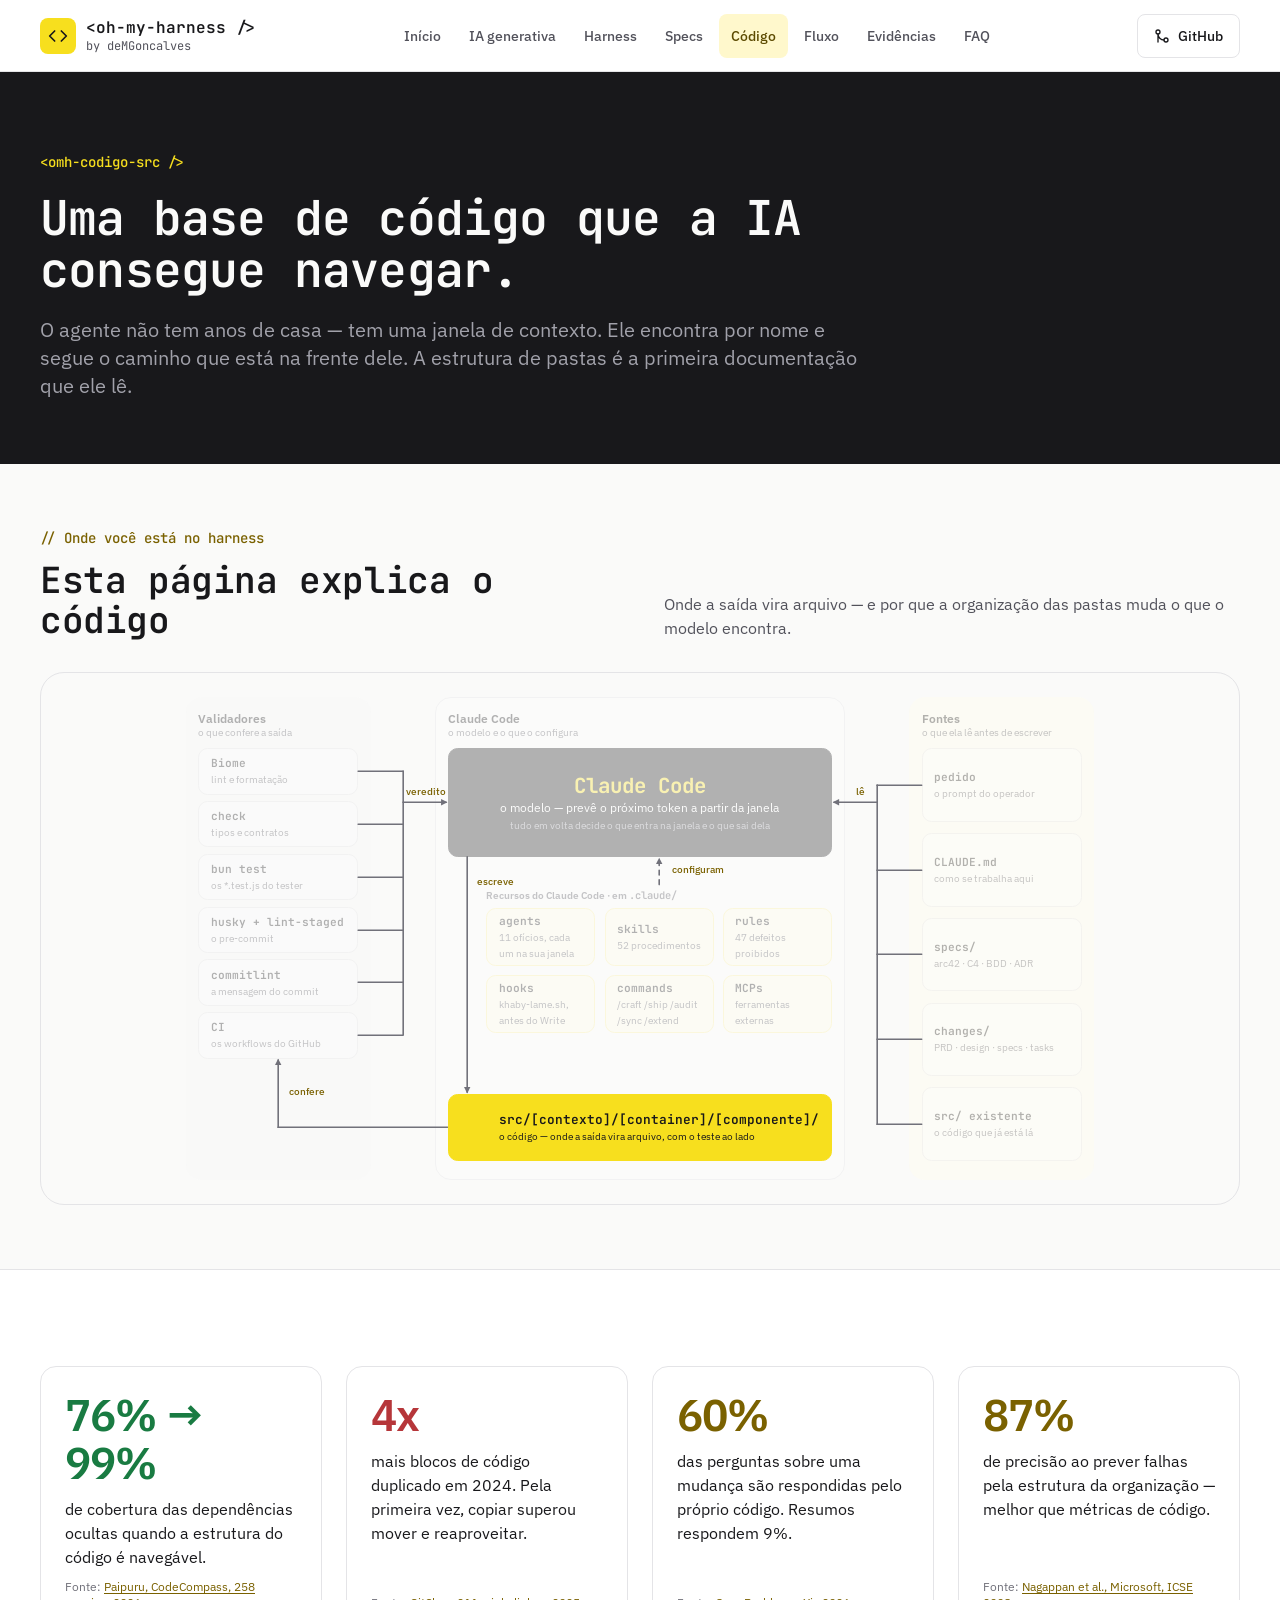
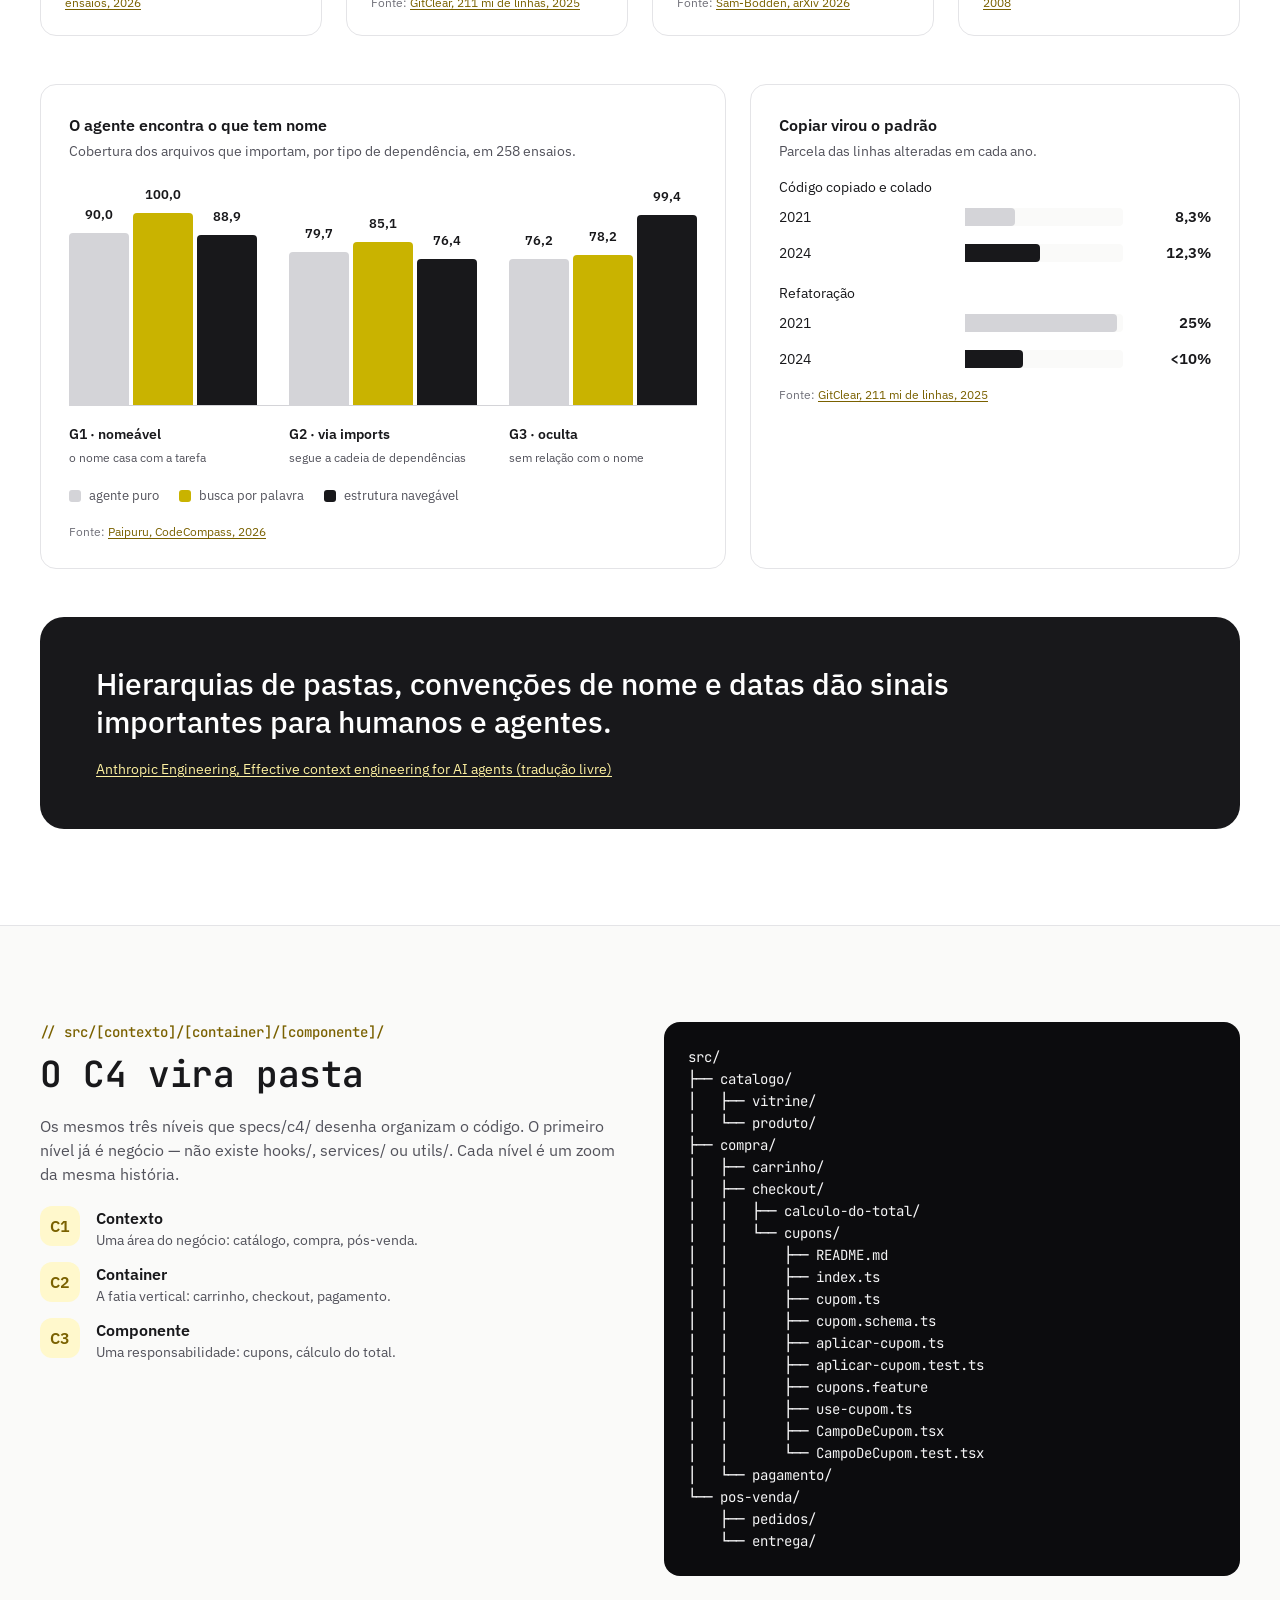
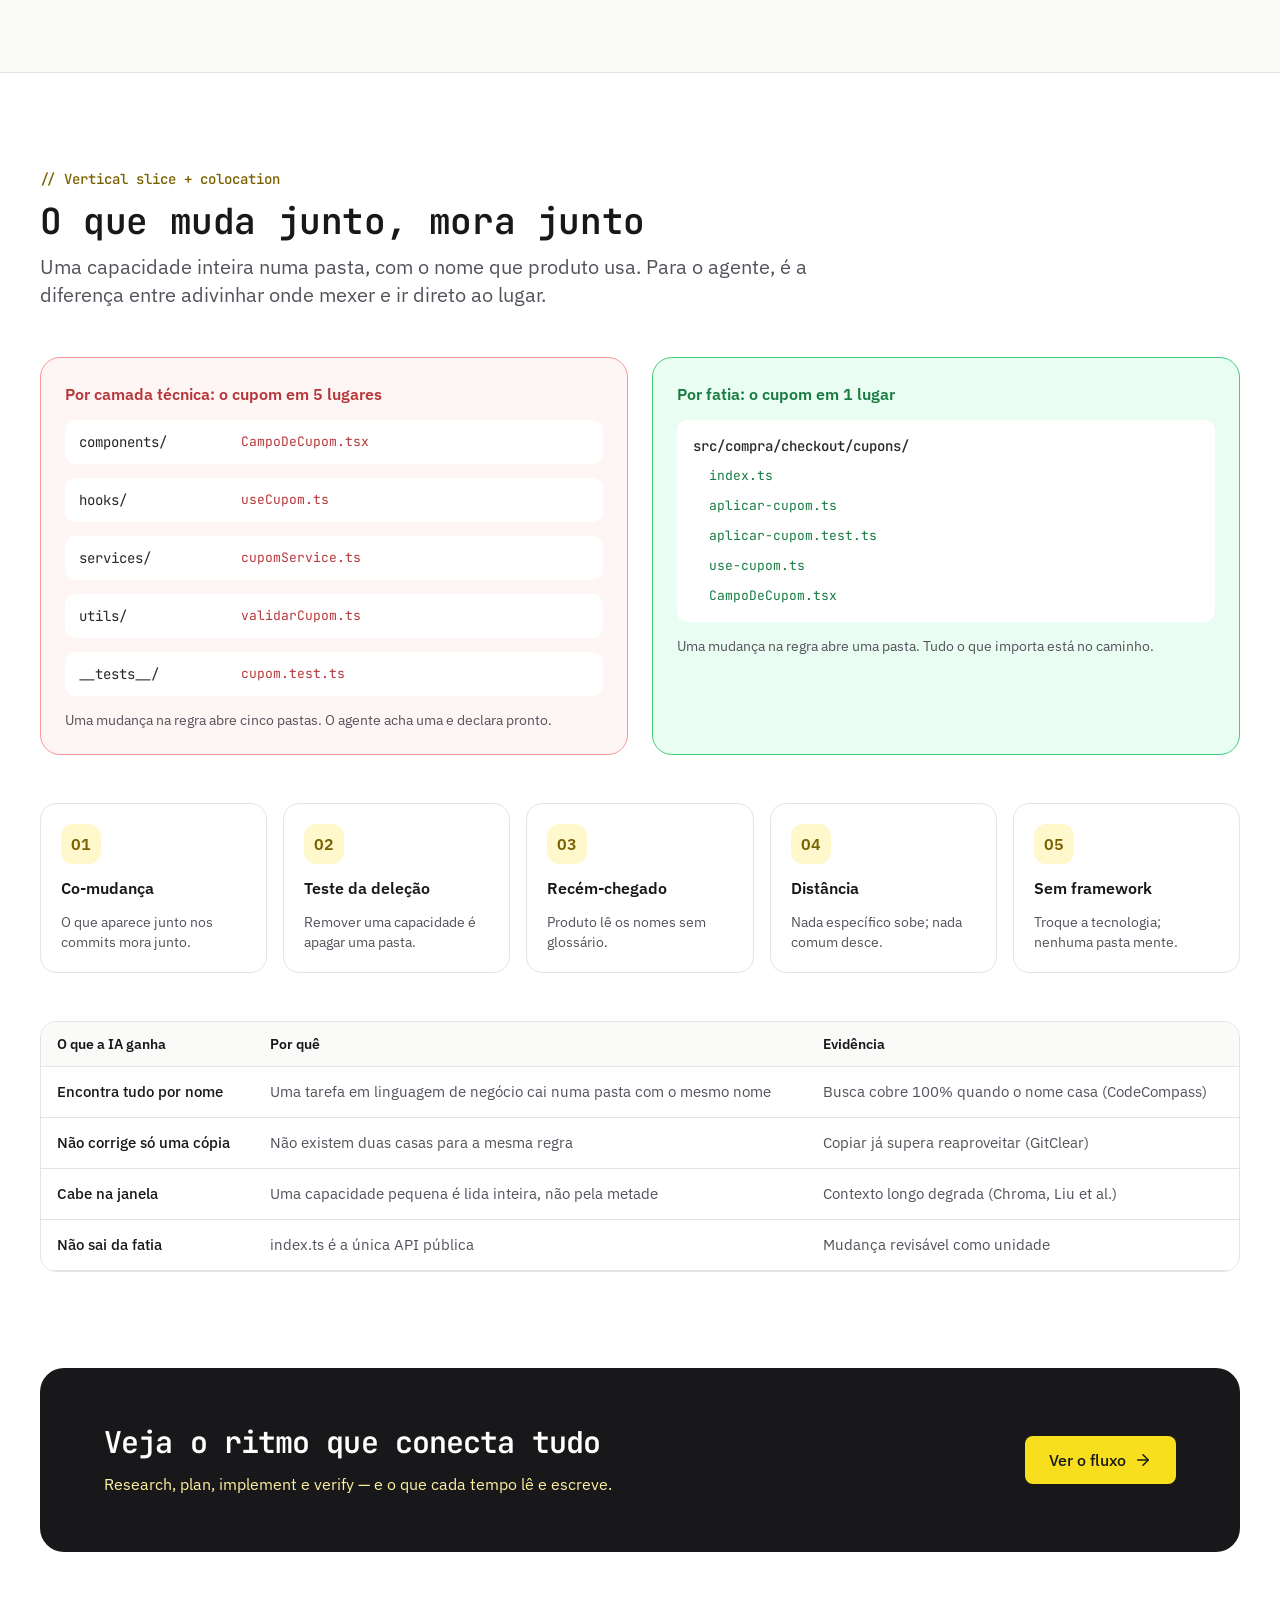
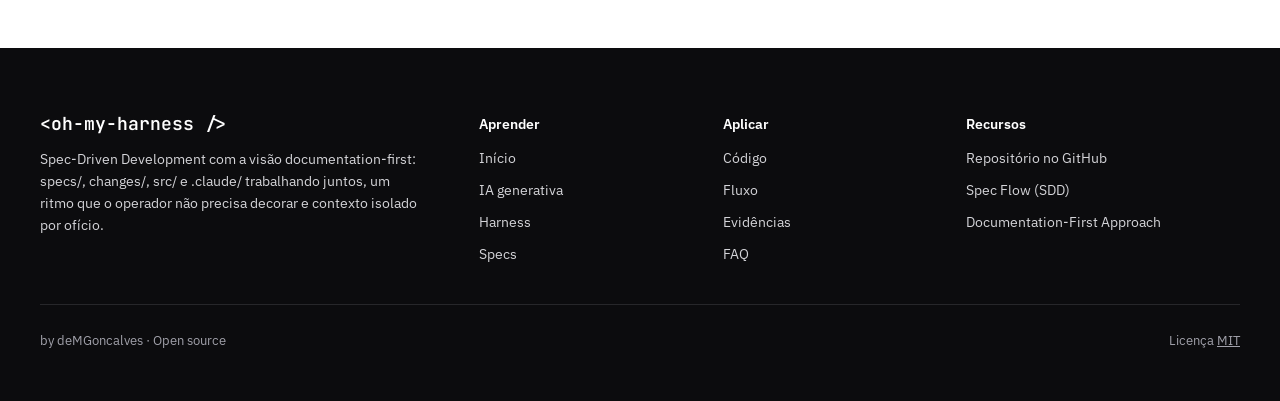
<file: docs/codigo.html>
<!doctype html>
<html lang="pt-BR">
<head>
<meta charset="utf-8">
<meta name="viewport" content="width=device-width, initial-scale=1">
<title>src/ · o código · &lt;oh-my-harness /&gt;</title>
<meta name="description" content="Um harness para o agente, uma documentação viva, um código que a IA consegue navegar e um fluxo que ninguém precisa decorar: research, plan, implement, verify.">
<meta name="theme-color" content="#f7df1e">
<link rel="icon" href="assets/favicon.svg" type="image/svg+xml">
<link rel="preconnect" href="https://fonts.googleapis.com">
<link rel="preconnect" href="https://fonts.gstatic.com" crossorigin>
<link rel="stylesheet" href="https://fonts.googleapis.com/css2?family=IBM+Plex+Sans:wght@400;500;600&amp;family=JetBrains+Mono:wght@400;500;600;700&amp;display=swap">
<link rel="stylesheet" href="assets/style.css">
</head>
<body>
<header class="site-header"><div class="site-header-in"><a class="brand" href="index.html"><span class="brand-mark"><svg width="20" height="20" viewBox="0 0 24 24" fill="none" stroke="currentColor" stroke-width="2" stroke-linecap="round" stroke-linejoin="round" aria-hidden="true"><path d="m16 18 6-6-6-6"></path><path d="m8 6-6 6 6 6"></path></svg></span><span class="brand-text"><span class="brand-name">&lt;oh-my-harness /&gt;</span><span class="brand-by">by deMGoncalves</span></span></a><input type="checkbox" id="menu" class="menu-toggle" aria-label="Abrir menu"><label for="menu" class="menu-btn" aria-hidden="true"><span></span><span></span><span></span></label><nav class="site-nav" aria-label="Principal"><a href="index.html">Início</a><a href="ia.html">IA generativa</a><a href="harness.html">Harness</a><a href="specs.html">Specs</a><a href="codigo.html" aria-current="page">Código</a><a href="fluxo.html">Fluxo</a><a href="evidencias.html">Evidências</a><a href="faq.html">FAQ</a></nav><a class="gh" href="https://github.com/deMGoncalves/oh-my-harness" target="_blank" rel="noopener"><svg width="16" height="16" viewBox="0 0 24 24" fill="none" stroke="currentColor" stroke-width="2" stroke-linecap="round" stroke-linejoin="round" aria-hidden="true"><circle cx="18" cy="18" r="3"></circle><circle cx="6" cy="6" r="3"></circle><path d="M6 21V9a9 9 0 0 0 9 9"></path></svg>GitHub</a></div></header>
<main class="omh-page">
<section style="padding: 80px var(--omh-gx) 64px; display: flex; flex-direction: column; gap: 20px; box-sizing: border-box; background: #18181B;"><p class="omh-eyebrow" style="color: #F7DF1E;">&lt;omh-codigo-src /&gt;</p><h1 class="omh-h1s" style="max-width: 1000px; color: #FAFAF9;">Uma base de código que a IA consegue navegar.</h1><p class="omh-lead" style="max-width: 820px; color: #A1A1AA;">O agente não tem anos de casa — tem uma janela de contexto. Ele encontra por nome e segue o caminho que está na frente dele. A estrutura de pastas é a primeira documentação que ele lê.</p></section><section style="padding: 64px var(--omh-gx); display: flex; flex-direction: column; gap: 32px; box-sizing: border-box; background: var(--neutral-50); border-bottom: 1px solid var(--subtle);"><div style="display: grid; grid-template-columns: 1fr 1fr; gap: 48px; align-items: end;"><div style="display: flex; flex-direction: column; gap: 12px;"><p class="omh-eyebrow">// Onde você está no harness</p><h2 class="omh-h2">Esta página explica o código</h2></div><p class="omh-body">Onde a saída vira arquivo — e por que a organização das pastas muda o que o modelo encontra.</p></div><div style="background: #FAFAF9; border: 1px solid var(--subtle); border-radius: 24px; padding: 24px 32px;"><div class="omh-zoom" style="zoom: 0.8; width: 1136px; margin: 0 auto;"><div class="omh-fit" data-w="1136" style="position: relative; width: 1136px; height: 604px; flex-shrink: 0;"><div style="position: absolute; left: 0px; top: 0px; width: 232px; height: 604px; background: #F4F4F5; border-radius: 20px; box-sizing: border-box;opacity: 0.32;"></div><div style="position: absolute; left: 904px; top: 0px; width: 232px; height: 604px; background: #FFFCE8; border-radius: 20px; box-sizing: border-box;opacity: 0.32;"></div><div style="position: absolute; left: 312px; top: 0px; width: 512px; height: 604px; background: #FFFFFF; border-radius: 20px; box-sizing: border-box; border: 1px solid #E4E4E7;opacity: 0.32;"></div><svg width="56" height="8" viewBox="0 0 56 8" preserveAspectRatio="none" style="position: absolute; left: 864px; top: 106px; width: 56px; height: 8px; overflow: visible; fill: none; stroke: #71717A; stroke-width: 2; stroke-linecap: round; stroke-linejoin: round;"><path d="M 56 4 L 0 4"></path></svg><svg width="56" height="8" viewBox="0 0 56 8" preserveAspectRatio="none" style="position: absolute; left: 864px; top: 212px; width: 56px; height: 8px; overflow: visible; fill: none; stroke: #71717A; stroke-width: 2; stroke-linecap: round; stroke-linejoin: round;"><path d="M 56 4 L 0 4"></path></svg><svg width="56" height="8" viewBox="0 0 56 8" preserveAspectRatio="none" style="position: absolute; left: 864px; top: 318px; width: 56px; height: 8px; overflow: visible; fill: none; stroke: #71717A; stroke-width: 2; stroke-linecap: round; stroke-linejoin: round;"><path d="M 56 4 L 0 4"></path></svg><svg width="56" height="8" viewBox="0 0 56 8" preserveAspectRatio="none" style="position: absolute; left: 864px; top: 424px; width: 56px; height: 8px; overflow: visible; fill: none; stroke: #71717A; stroke-width: 2; stroke-linecap: round; stroke-linejoin: round;"><path d="M 56 4 L 0 4"></path></svg><svg width="56" height="8" viewBox="0 0 56 8" preserveAspectRatio="none" style="position: absolute; left: 864px; top: 530px; width: 56px; height: 8px; overflow: visible; fill: none; stroke: #71717A; stroke-width: 2; stroke-linecap: round; stroke-linejoin: round;"><path d="M 56 4 L 0 4"></path></svg><svg width="8" height="424" viewBox="0 0 8 424" preserveAspectRatio="none" style="position: absolute; left: 860px; top: 110px; width: 8px; height: 424px; overflow: visible; fill: none; stroke: #71717A; stroke-width: 2; stroke-linecap: round; stroke-linejoin: round;"><path d="M 4 0 L 4 424"></path></svg><svg width="54" height="8" viewBox="0 0 54 8" preserveAspectRatio="none" style="position: absolute; left: 810px; top: 128px; width: 54px; height: 8px; overflow: visible; fill: none; stroke: #71717A; stroke-width: 2; stroke-linecap: round; stroke-linejoin: round;"><defs><marker id="dc-arrow-head-filled" orient="auto" markerWidth="5" markerHeight="5" refX="3.2" refY="2" overflow="visible"><path d="M0 0 L4 2 L0 4 Z" fill="#71717A" stroke="none" style="fill: context-stroke"/></marker></defs><path d="M 54 4 L 0 4" marker-end="url(#dc-arrow-head-filled)"></path></svg><svg width="56" height="8" viewBox="0 0 56 8" preserveAspectRatio="none" style="position: absolute; left: 216px; top: 89px; width: 56px; height: 8px; overflow: visible; fill: none; stroke: #71717A; stroke-width: 2; stroke-linecap: round; stroke-linejoin: round;"><path d="M 0 4 L 56 4"></path></svg><svg width="56" height="8" viewBox="0 0 56 8" preserveAspectRatio="none" style="position: absolute; left: 216px; top: 155px; width: 56px; height: 8px; overflow: visible; fill: none; stroke: #71717A; stroke-width: 2; stroke-linecap: round; stroke-linejoin: round;"><path d="M 0 4 L 56 4"></path></svg><svg width="56" height="8" viewBox="0 0 56 8" preserveAspectRatio="none" style="position: absolute; left: 216px; top: 221px; width: 56px; height: 8px; overflow: visible; fill: none; stroke: #71717A; stroke-width: 2; stroke-linecap: round; stroke-linejoin: round;"><path d="M 0 4 L 56 4"></path></svg><svg width="56" height="8" viewBox="0 0 56 8" preserveAspectRatio="none" style="position: absolute; left: 216px; top: 287px; width: 56px; height: 8px; overflow: visible; fill: none; stroke: #71717A; stroke-width: 2; stroke-linecap: round; stroke-linejoin: round;"><path d="M 0 4 L 56 4"></path></svg><svg width="56" height="8" viewBox="0 0 56 8" preserveAspectRatio="none" style="position: absolute; left: 216px; top: 353px; width: 56px; height: 8px; overflow: visible; fill: none; stroke: #71717A; stroke-width: 2; stroke-linecap: round; stroke-linejoin: round;"><path d="M 0 4 L 56 4"></path></svg><svg width="56" height="8" viewBox="0 0 56 8" preserveAspectRatio="none" style="position: absolute; left: 216px; top: 419px; width: 56px; height: 8px; overflow: visible; fill: none; stroke: #71717A; stroke-width: 2; stroke-linecap: round; stroke-linejoin: round;"><path d="M 0 4 L 56 4"></path></svg><svg width="8" height="330" viewBox="0 0 8 330" preserveAspectRatio="none" style="position: absolute; left: 268px; top: 93px; width: 8px; height: 330px; overflow: visible; fill: none; stroke: #71717A; stroke-width: 2; stroke-linecap: round; stroke-linejoin: round;"><path d="M 4 0 L 4 330"></path></svg><svg width="54" height="8" viewBox="0 0 54 8" preserveAspectRatio="none" style="position: absolute; left: 272px; top: 128px; width: 54px; height: 8px; overflow: visible; fill: none; stroke: #71717A; stroke-width: 2; stroke-linecap: round; stroke-linejoin: round;"><defs><marker id="dc-arrow-head-filled" orient="auto" markerWidth="5" markerHeight="5" refX="3.2" refY="2" overflow="visible"><path d="M0 0 L4 2 L0 4 Z" fill="#71717A" stroke="none" style="fill: context-stroke"/></marker></defs><path d="M 0 4 L 54 4" marker-end="url(#dc-arrow-head-filled)"></path></svg><svg width="8" height="294" viewBox="0 0 8 294" preserveAspectRatio="none" style="position: absolute; left: 348px; top: 200px; width: 8px; height: 294px; overflow: visible; fill: none; stroke: #71717A; stroke-width: 2; stroke-linecap: round; stroke-linejoin: round;"><defs><marker id="dc-arrow-head-filled" orient="auto" markerWidth="5" markerHeight="5" refX="3.2" refY="2" overflow="visible"><path d="M0 0 L4 2 L0 4 Z" fill="#71717A" stroke="none" style="fill: context-stroke"/></marker></defs><path d="M 4 0 L 4 294" marker-end="url(#dc-arrow-head-filled)"></path></svg><svg width="8" height="32" viewBox="0 0 8 32" preserveAspectRatio="none" style="position: absolute; left: 588px; top: 202px; width: 8px; height: 32px; overflow: visible; fill: none; stroke: #71717A; stroke-width: 2; stroke-linecap: round; stroke-linejoin: round; stroke-dasharray: 6 6;"><defs><marker id="dc-arrow-head-filled" orient="auto" markerWidth="5" markerHeight="5" refX="3.2" refY="2" overflow="visible"><path d="M0 0 L4 2 L0 4 Z" fill="#71717A" stroke="none" style="fill: context-stroke"/></marker></defs><path d="M 4 32 L 4 0" marker-end="url(#dc-arrow-head-filled)"></path></svg><svg width="212" height="8" viewBox="0 0 212 8" preserveAspectRatio="none" style="position: absolute; left: 116px; top: 534px; width: 212px; height: 8px; overflow: visible; fill: none; stroke: #71717A; stroke-width: 2; stroke-linecap: round; stroke-linejoin: round;"><path d="M 212 4 L 0 4"></path></svg><svg width="8" height="84" viewBox="0 0 8 84" preserveAspectRatio="none" style="position: absolute; left: 112px; top: 454px; width: 8px; height: 84px; overflow: visible; fill: none; stroke: #71717A; stroke-width: 2; stroke-linecap: round; stroke-linejoin: round;"><defs><marker id="dc-arrow-head-filled" orient="auto" markerWidth="5" markerHeight="5" refX="3.2" refY="2" overflow="visible"><path d="M0 0 L4 2 L0 4 Z" fill="#71717A" stroke="none" style="fill: context-stroke"/></marker></defs><path d="M 4 84 L 4 0" marker-end="url(#dc-arrow-head-filled)"></path></svg><div style="position: absolute; left: 16px; top: 18px; width: 200px; opacity: 0.32;"><div style="font-size: 15px; line-height: 20px; font-weight: 600; color: #18181B;">Validadores</div><div style="font-size: 12px; line-height: 16px; color: #52525B;">o que confere a saída</div></div><div style="position: absolute; left: 920px; top: 18px; width: 200px; opacity: 0.32;"><div style="font-size: 15px; line-height: 20px; font-weight: 600; color: #18181B;">Fontes</div><div style="font-size: 12px; line-height: 16px; color: #52525B;">o que ela lê antes de escrever</div></div><div style="position: absolute; left: 328px; top: 18px; width: 480px; opacity: 0.32;"><div style="font-size: 15px; line-height: 20px; font-weight: 600; color: #18181B;">Claude Code</div><div style="font-size: 12px; line-height: 16px; color: #52525B;">o modelo e o que o configura</div></div><div style="position: absolute; left: 920px; top: 64px; width: 200px; height: 92px; box-sizing: border-box; padding: 10px 14px;opacity: 0.32; display: flex; align-items: center; justify-content: center; text-align: center; font-size: 15px; line-height: 20px; border-radius: 12px; background: #FFFFFF; border: 1px solid #E4E4E7;"><span style="display: block; text-align: left; width: 100%;"><span style="font-family: 'JetBrains Mono', monospace; font-size: 14px; line-height: 20px; font-weight: 600;">pedido</span><br><span style="font-size: 12px; line-height: 16px; color: #52525B;">o prompt do operador</span></span></div><div style="position: absolute; left: 920px; top: 170px; width: 200px; height: 92px; box-sizing: border-box; padding: 10px 14px;opacity: 0.32; display: flex; align-items: center; justify-content: center; text-align: center; font-size: 15px; line-height: 20px; border-radius: 12px; background: #FFFFFF; border: 1px solid #E4E4E7;"><span style="display: block; text-align: left; width: 100%;"><span style="font-family: 'JetBrains Mono', monospace; font-size: 14px; line-height: 20px; font-weight: 600;">CLAUDE.md</span><br><span style="font-size: 12px; line-height: 16px; color: #52525B;">como se trabalha aqui</span></span></div><div style="position: absolute; left: 920px; top: 276px; width: 200px; height: 92px; box-sizing: border-box; padding: 10px 14px;opacity: 0.32; display: flex; align-items: center; justify-content: center; text-align: center; font-size: 15px; line-height: 20px; border-radius: 12px; background: #FFFFFF; border: 1px solid #E4E4E7;"><span style="display: block; text-align: left; width: 100%;"><span style="font-family: 'JetBrains Mono', monospace; font-size: 14px; line-height: 20px; font-weight: 600;">specs/</span><br><span style="font-size: 12px; line-height: 16px; color: #52525B;">arc42 · C4 · BDD · ADR</span></span></div><div style="position: absolute; left: 920px; top: 382px; width: 200px; height: 92px; box-sizing: border-box; padding: 10px 14px;opacity: 0.32; display: flex; align-items: center; justify-content: center; text-align: center; font-size: 15px; line-height: 20px; border-radius: 12px; background: #FFFFFF; border: 1px solid #E4E4E7;"><span style="display: block; text-align: left; width: 100%;"><span style="font-family: 'JetBrains Mono', monospace; font-size: 14px; line-height: 20px; font-weight: 600;">changes/</span><br><span style="font-size: 12px; line-height: 16px; color: #52525B;">PRD · design · specs · tasks</span></span></div><div style="position: absolute; left: 920px; top: 488px; width: 200px; height: 92px; box-sizing: border-box; padding: 10px 14px;opacity: 0.32; display: flex; align-items: center; justify-content: center; text-align: center; font-size: 15px; line-height: 20px; border-radius: 12px; background: #FFFFFF; border: 1px solid #E4E4E7;"><span style="display: block; text-align: left; width: 100%;"><span style="font-family: 'JetBrains Mono', monospace; font-size: 14px; line-height: 20px; font-weight: 600;">src/ existente</span><br><span style="font-size: 12px; line-height: 16px; color: #52525B;">o código que já está lá</span></span></div><div style="position: absolute; left: 16px; top: 64px; width: 200px; height: 58px; box-sizing: border-box; padding: 10px 14px;opacity: 0.32; display: flex; align-items: center; justify-content: center; text-align: center; font-size: 15px; line-height: 20px; border-radius: 12px; background: #FFFFFF; border: 1px solid #E4E4E7;"><span style="display: block; text-align: left; width: 100%;"><span style="font-family: 'JetBrains Mono', monospace; font-size: 14px; line-height: 20px; font-weight: 600;">Biome</span><br><span style="font-size: 12px; line-height: 16px; color: #52525B;">lint e formatação</span></span></div><div style="position: absolute; left: 16px; top: 130px; width: 200px; height: 58px; box-sizing: border-box; padding: 10px 14px;opacity: 0.32; display: flex; align-items: center; justify-content: center; text-align: center; font-size: 15px; line-height: 20px; border-radius: 12px; background: #FFFFFF; border: 1px solid #E4E4E7;"><span style="display: block; text-align: left; width: 100%;"><span style="font-family: 'JetBrains Mono', monospace; font-size: 14px; line-height: 20px; font-weight: 600;">check</span><br><span style="font-size: 12px; line-height: 16px; color: #52525B;">tipos e contratos</span></span></div><div style="position: absolute; left: 16px; top: 196px; width: 200px; height: 58px; box-sizing: border-box; padding: 10px 14px;opacity: 0.32; display: flex; align-items: center; justify-content: center; text-align: center; font-size: 15px; line-height: 20px; border-radius: 12px; background: #FFFFFF; border: 1px solid #E4E4E7;"><span style="display: block; text-align: left; width: 100%;"><span style="font-family: 'JetBrains Mono', monospace; font-size: 14px; line-height: 20px; font-weight: 600;">bun test</span><br><span style="font-size: 12px; line-height: 16px; color: #52525B;">os *.test.js do tester</span></span></div><div style="position: absolute; left: 16px; top: 262px; width: 200px; height: 58px; box-sizing: border-box; padding: 10px 14px;opacity: 0.32; display: flex; align-items: center; justify-content: center; text-align: center; font-size: 15px; line-height: 20px; border-radius: 12px; background: #FFFFFF; border: 1px solid #E4E4E7;"><span style="display: block; text-align: left; width: 100%;"><span style="font-family: 'JetBrains Mono', monospace; font-size: 14px; line-height: 20px; font-weight: 600;">husky + lint-staged</span><br><span style="font-size: 12px; line-height: 16px; color: #52525B;">o pre-commit</span></span></div><div style="position: absolute; left: 16px; top: 328px; width: 200px; height: 58px; box-sizing: border-box; padding: 10px 14px;opacity: 0.32; display: flex; align-items: center; justify-content: center; text-align: center; font-size: 15px; line-height: 20px; border-radius: 12px; background: #FFFFFF; border: 1px solid #E4E4E7;"><span style="display: block; text-align: left; width: 100%;"><span style="font-family: 'JetBrains Mono', monospace; font-size: 14px; line-height: 20px; font-weight: 600;">commitlint</span><br><span style="font-size: 12px; line-height: 16px; color: #52525B;">a mensagem do commit</span></span></div><div style="position: absolute; left: 16px; top: 394px; width: 200px; height: 58px; box-sizing: border-box; padding: 10px 14px;opacity: 0.32; display: flex; align-items: center; justify-content: center; text-align: center; font-size: 15px; line-height: 20px; border-radius: 12px; background: #FFFFFF; border: 1px solid #E4E4E7;"><span style="display: block; text-align: left; width: 100%;"><span style="font-family: 'JetBrains Mono', monospace; font-size: 14px; line-height: 20px; font-weight: 600;">CI</span><br><span style="font-size: 12px; line-height: 16px; color: #52525B;">os workflows do GitHub</span></span></div><div style="position: absolute; left: 328px; top: 64px; width: 480px; height: 136px; box-sizing: border-box; padding: 10px 14px;opacity: 0.32; display: flex; align-items: center; justify-content: center; text-align: center; font-size: 15px; line-height: 20px; border-radius: 12px; background: #18181B; border: 1px solid #18181B; color: #FFFFFF;"><span style="display: block; width: 100%;"><span style="font-family: 'JetBrains Mono', monospace; font-size: 26px; line-height: 34px; font-weight: 700; color: #F7DF1E;">Claude Code</span><br><span style="font-size: 15px; line-height: 22px; color: #FFFFFF;">o modelo — prevê o próximo token a partir da janela</span><br><span style="font-size: 13px; line-height: 20px; color: #A1A1AA;">tudo em volta decide o que entra na janela e o que sai dela</span></span></div><div style="position: absolute; left: 376px; top: 240px; font-size: 13px; line-height: 16px; font-weight: 600; color: #52525B; opacity: 0.32;">Recursos do Claude Code · em <span style="font-family: 'JetBrains Mono', monospace;">.claude/</span></div><div style="position: absolute; left: 376px; top: 264px; width: 136px; height: 72px; box-sizing: border-box; padding: 10px 14px;opacity: 0.32; display: flex; align-items: center; justify-content: center; text-align: center; font-size: 15px; line-height: 20px; border-radius: 12px; background: #FFFCE8; border: 1px solid #FDF0A0;"><span style="display: block; text-align: left; width: 100%;"><span style="font-family: 'JetBrains Mono', monospace; font-size: 14px; line-height: 20px; font-weight: 600;">agents</span><br><span style="font-size: 12px; line-height: 16px; color: #52525B;">11 ofícios, cada um na sua janela</span></span></div><div style="position: absolute; left: 524px; top: 264px; width: 136px; height: 72px; box-sizing: border-box; padding: 10px 14px;opacity: 0.32; display: flex; align-items: center; justify-content: center; text-align: center; font-size: 15px; line-height: 20px; border-radius: 12px; background: #FFFCE8; border: 1px solid #FDF0A0;"><span style="display: block; text-align: left; width: 100%;"><span style="font-family: 'JetBrains Mono', monospace; font-size: 14px; line-height: 20px; font-weight: 600;">skills</span><br><span style="font-size: 12px; line-height: 16px; color: #52525B;">52 procedimentos</span></span></div><div style="position: absolute; left: 672px; top: 264px; width: 136px; height: 72px; box-sizing: border-box; padding: 10px 14px;opacity: 0.32; display: flex; align-items: center; justify-content: center; text-align: center; font-size: 15px; line-height: 20px; border-radius: 12px; background: #FFFCE8; border: 1px solid #FDF0A0;"><span style="display: block; text-align: left; width: 100%;"><span style="font-family: 'JetBrains Mono', monospace; font-size: 14px; line-height: 20px; font-weight: 600;">rules</span><br><span style="font-size: 12px; line-height: 16px; color: #52525B;">47 defeitos proibidos</span></span></div><div style="position: absolute; left: 376px; top: 348px; width: 136px; height: 72px; box-sizing: border-box; padding: 10px 14px;opacity: 0.32; display: flex; align-items: center; justify-content: center; text-align: center; font-size: 15px; line-height: 20px; border-radius: 12px; background: #FFFCE8; border: 1px solid #FDF0A0;"><span style="display: block; text-align: left; width: 100%;"><span style="font-family: 'JetBrains Mono', monospace; font-size: 14px; line-height: 20px; font-weight: 600;">hooks</span><br><span style="font-size: 12px; line-height: 16px; color: #52525B;">khaby-lame.sh, antes do Write</span></span></div><div style="position: absolute; left: 524px; top: 348px; width: 136px; height: 72px; box-sizing: border-box; padding: 10px 14px;opacity: 0.32; display: flex; align-items: center; justify-content: center; text-align: center; font-size: 15px; line-height: 20px; border-radius: 12px; background: #FFFCE8; border: 1px solid #FDF0A0;"><span style="display: block; text-align: left; width: 100%;"><span style="font-family: 'JetBrains Mono', monospace; font-size: 14px; line-height: 20px; font-weight: 600;">commands</span><br><span style="font-size: 12px; line-height: 16px; color: #52525B;">/craft /ship /audit /sync /extend</span></span></div><div style="position: absolute; left: 672px; top: 348px; width: 136px; height: 72px; box-sizing: border-box; padding: 10px 14px;opacity: 0.32; display: flex; align-items: center; justify-content: center; text-align: center; font-size: 15px; line-height: 20px; border-radius: 12px; background: #FFFCE8; border: 1px solid #FDF0A0;"><span style="display: block; text-align: left; width: 100%;"><span style="font-family: 'JetBrains Mono', monospace; font-size: 14px; line-height: 20px; font-weight: 600;">MCPs</span><br><span style="font-size: 12px; line-height: 16px; color: #52525B;">ferramentas externas</span></span></div><div style="position: absolute; left: 328px; top: 496px; width: 480px; height: 84px; box-sizing: border-box; padding: 10px 14px 10px 62px; display: flex; align-items: center; justify-content: center; text-align: center; font-size: 15px; line-height: 20px; border-radius: 12px; background: #F7DF1E; border: 1px solid #F7DF1E; color: #18181B;"><span style="display: block; text-align: left; width: 100%;"><span style="font-family: 'JetBrains Mono', monospace; font-size: 16px; line-height: 22px; font-weight: 600;">src/[contexto]/[container]/[componente]/</span><br><span style="font-size: 12px; line-height: 16px; color: #18181B;">o código — onde a saída vira arquivo, com o teste ao lado</span></span></div><div style="position: absolute; left: 830px; top: 110px; width: 28px; text-align: center; font-size: 13px; line-height: 16px; font-weight: 500; color: #7A6100;">lê</div><div style="position: absolute; left: 274px; top: 110px; width: 54px; text-align: center; font-size: 13px; line-height: 16px; font-weight: 500; color: #7A6100;">veredito</div><div style="position: absolute; left: 360px; top: 222px; width: 56px; text-align: center; font-size: 13px; line-height: 16px; font-weight: 500; color: #7A6100;">escreve</div><div style="position: absolute; left: 600px; top: 208px; width: 80px; text-align: center; font-size: 13px; line-height: 16px; font-weight: 500; color: #7A6100;">configuram</div><div style="position: absolute; left: 124px; top: 485px; width: 56px; text-align: center; font-size: 13px; line-height: 16px; font-weight: 500; color: #7A6100;">confere</div></div><div class="omh-map-mob"><div class="mm-box mm-src omh-dim"><p class="mm-t">Fontes</p><p class="mm-s">o que ela lê antes de escrever</p><div class="mm-chips"><span>pedido</span><span>CLAUDE.md</span><span>specs/</span><span>changes/</span><span>src/ existente</span></div></div><div class="mm-arrow">↓ <span>lê</span></div><div class="mm-box mm-model omh-dim"><p class="mm-t">Claude Code</p><p class="mm-s">o modelo — prevê o próximo token a partir da janela</p></div><div class="mm-box mm-res omh-dim"><p class="mm-t">Recursos · .claude/</p><p class="mm-s">configuram o modelo</p><div class="mm-chips"><span>agents · 11</span><span>skills · 52</span><span>rules · 47</span><span>hooks</span><span>commands · 5</span><span>MCPs</span></div></div><div class="mm-arrow">↓ <span>escreve</span></div><div class="mm-box mm-code"><p class="mm-t">src/[contexto]/[container]/[componente]/</p><p class="mm-s">onde a saída vira arquivo, com o teste ao lado</p></div><div class="mm-arrow">↓ <span>confere</span></div><div class="mm-box mm-val omh-dim"><p class="mm-t">Validadores</p><p class="mm-s">o veredito volta para o modelo</p><div class="mm-chips"><span>Biome</span><span>check</span><span>bun test</span><span>husky + lint-staged</span><span>commitlint</span><span>CI</span></div></div></div></div></div></section>
<section class="omh-sec">
<div class="omh-g4">
<div class="omh-card" style="padding: 24px; gap: 10px;"><p style="margin: 0; font-size: 44px; line-height: 48px; font-weight: 600; letter-spacing: -0.8px; color: var(--success-foreground);">76% → 99%</p><p class="omh-body" style="color: var(--foreground); flex-grow: 1;">de cobertura das dependências ocultas quando a estrutura do código é navegável.</p><p class="omh-src">Fonte: <a href="https://arxiv.org/abs/2602.20048" class="omh-srca">Paipuru, CodeCompass, 258 ensaios, 2026</a></p></div><div class="omh-card" style="padding: 24px; gap: 10px;"><p style="margin: 0; font-size: 44px; line-height: 48px; font-weight: 600; letter-spacing: -0.8px; color: var(--destructive-600);">4x</p><p class="omh-body" style="color: var(--foreground); flex-grow: 1;">mais blocos de código duplicado em 2024. Pela primeira vez, copiar superou mover e reaproveitar.</p><p class="omh-src">Fonte: <a href="https://www.gitclear.com/ai_assistant_code_quality_2025_research" class="omh-srca">GitClear, 211 mi de linhas, 2025</a></p></div><div class="omh-card" style="padding: 24px; gap: 10px;"><p style="margin: 0; font-size: 44px; line-height: 48px; font-weight: 600; letter-spacing: -0.8px; color: var(--azoxo-600);">60%</p><p class="omh-body" style="color: var(--foreground); flex-grow: 1;">das perguntas sobre uma mudança são respondidas pelo próprio código. Resumos respondem 9%.</p><p class="omh-src">Fonte: <a href="https://arxiv.org/html/2607.09691v1" class="omh-srca">Sam-Bodden, arXiv 2026</a></p></div><div class="omh-card" style="padding: 24px; gap: 10px;"><p style="margin: 0; font-size: 44px; line-height: 48px; font-weight: 600; letter-spacing: -0.8px; color: var(--azoxo-600);">87%</p><p class="omh-body" style="color: var(--foreground); flex-grow: 1;">de precisão ao prever falhas pela estrutura da organização — melhor que métricas de código.</p><p class="omh-src">Fonte: <a href="https://dl.acm.org/doi/10.1145/1368088.1368160" class="omh-srca">Nagappan et al., Microsoft, ICSE 2008</a></p></div>
</div>
<div style="display: grid; grid-template-columns: 1.4fr 1fr; gap: 24px;">
<div class="omh-card" style="padding: 28px; gap: 16px;"><div style="display: flex; flex-direction: column; gap: 4px;"><p class="omh-h4">O agente encontra o que tem nome</p><p class="omh-small">Cobertura dos arquivos que importam, por tipo de dependência, em 258 ensaios.</p></div><div style="display: flex; gap: 32px; align-items: flex-end; padding-top: 8px; border-bottom: 1px solid var(--neutral-300);"><div style="flex-grow: 1; flex-basis: 0; display: flex; flex-direction: column; gap: 10px;"><div style="display: flex; gap: 4px; align-items: flex-end; height: 220px;"><div style="flex-grow: 1; flex-basis: 0; display: flex; flex-direction: column; align-items: center; gap: 6px; justify-content: flex-end;"><span style="font-size: 13px; font-weight: 600; color: var(--foreground);">90,0</span><div style="width: 100%; height: 172px; background: var(--neutral-300); border-radius: 4px 4px 0 0;"></div></div><div style="flex-grow: 1; flex-basis: 0; display: flex; flex-direction: column; align-items: center; gap: 6px; justify-content: flex-end;"><span style="font-size: 13px; font-weight: 600; color: var(--foreground);">100,0</span><div style="width: 100%; height: 192px; background: #C9B300; border-radius: 4px 4px 0 0;"></div></div><div style="flex-grow: 1; flex-basis: 0; display: flex; flex-direction: column; align-items: center; gap: 6px; justify-content: flex-end;"><span style="font-size: 13px; font-weight: 600; color: var(--foreground);">88,9</span><div style="width: 100%; height: 170px; background: #18181B; border-radius: 4px 4px 0 0;"></div></div></div></div><div style="flex-grow: 1; flex-basis: 0; display: flex; flex-direction: column; gap: 10px;"><div style="display: flex; gap: 4px; align-items: flex-end; height: 220px;"><div style="flex-grow: 1; flex-basis: 0; display: flex; flex-direction: column; align-items: center; gap: 6px; justify-content: flex-end;"><span style="font-size: 13px; font-weight: 600; color: var(--foreground);">79,7</span><div style="width: 100%; height: 153px; background: var(--neutral-300); border-radius: 4px 4px 0 0;"></div></div><div style="flex-grow: 1; flex-basis: 0; display: flex; flex-direction: column; align-items: center; gap: 6px; justify-content: flex-end;"><span style="font-size: 13px; font-weight: 600; color: var(--foreground);">85,1</span><div style="width: 100%; height: 163px; background: #C9B300; border-radius: 4px 4px 0 0;"></div></div><div style="flex-grow: 1; flex-basis: 0; display: flex; flex-direction: column; align-items: center; gap: 6px; justify-content: flex-end;"><span style="font-size: 13px; font-weight: 600; color: var(--foreground);">76,4</span><div style="width: 100%; height: 146px; background: #18181B; border-radius: 4px 4px 0 0;"></div></div></div></div><div style="flex-grow: 1; flex-basis: 0; display: flex; flex-direction: column; gap: 10px;"><div style="display: flex; gap: 4px; align-items: flex-end; height: 220px;"><div style="flex-grow: 1; flex-basis: 0; display: flex; flex-direction: column; align-items: center; gap: 6px; justify-content: flex-end;"><span style="font-size: 13px; font-weight: 600; color: var(--foreground);">76,2</span><div style="width: 100%; height: 146px; background: var(--neutral-300); border-radius: 4px 4px 0 0;"></div></div><div style="flex-grow: 1; flex-basis: 0; display: flex; flex-direction: column; align-items: center; gap: 6px; justify-content: flex-end;"><span style="font-size: 13px; font-weight: 600; color: var(--foreground);">78,2</span><div style="width: 100%; height: 150px; background: #C9B300; border-radius: 4px 4px 0 0;"></div></div><div style="flex-grow: 1; flex-basis: 0; display: flex; flex-direction: column; align-items: center; gap: 6px; justify-content: flex-end;"><span style="font-size: 13px; font-weight: 600; color: var(--foreground);">99,4</span><div style="width: 100%; height: 190px; background: #18181B; border-radius: 4px 4px 0 0;"></div></div></div></div></div><div style="display: flex; gap: 32px;"><div style="flex-grow: 1; flex-basis: 0; display: flex; flex-direction: column; gap: 2px;"><p class="omh-h4" style="font-size: 14px;">G1 · nomeável</p><p class="omh-small" style="font-size: 12px;">o nome casa com a tarefa</p></div><div style="flex-grow: 1; flex-basis: 0; display: flex; flex-direction: column; gap: 2px;"><p class="omh-h4" style="font-size: 14px;">G2 · via imports</p><p class="omh-small" style="font-size: 12px;">segue a cadeia de dependências</p></div><div style="flex-grow: 1; flex-basis: 0; display: flex; flex-direction: column; gap: 2px;"><p class="omh-h4" style="font-size: 14px;">G3 · oculta</p><p class="omh-small" style="font-size: 12px;">sem relação com o nome</p></div></div><div style="display: flex; gap: 20px; flex-wrap: wrap;"><span style="display: inline-flex; align-items: center; gap: 8px; font-size: 13px; color: var(--muted-foreground);"><span style="width: 12px; height: 12px; border-radius: 3px; background: var(--neutral-300);"></span>agente puro</span><span style="display: inline-flex; align-items: center; gap: 8px; font-size: 13px; color: var(--muted-foreground);"><span style="width: 12px; height: 12px; border-radius: 3px; background: #C9B300;"></span>busca por palavra</span><span style="display: inline-flex; align-items: center; gap: 8px; font-size: 13px; color: var(--muted-foreground);"><span style="width: 12px; height: 12px; border-radius: 3px; background: #18181B;"></span>estrutura navegável</span></div><p class="omh-src">Fonte: <a href="https://arxiv.org/abs/2602.20048" class="omh-srca">Paipuru, CodeCompass, 2026</a></p></div><div class="omh-card" style="padding: 28px; gap: 16px;"><div style="display: flex; flex-direction: column; gap: 4px;"><p class="omh-h4">Copiar virou o padrão</p><p class="omh-small">Parcela das linhas alteradas em cada ano.</p></div><div style="display: flex; flex-direction: column; gap: 18px;"><div style="display: flex; flex-direction: column; gap: 8px;"><p class="omh-small" style="color: var(--foreground);">Código copiado e colado</p><div style="display: flex; flex-direction: column; gap: 12px;"><div style="display: grid; grid-template-columns: 170px 1fr 72px; gap: 16px; align-items: center;"><p class="omh-small" style="color: var(--foreground);">2021</p><div style="height: 18px; background: var(--neutral-50); border-radius: 4px;"><div style="width: 31.9%; height: 18px; background: var(--neutral-300); border-radius: 0 4px 4px 0;"></div></div><p style="margin: 0; font-size: 15px; font-weight: 600; color: var(--foreground); text-align: right;">8,3%</p></div><div style="display: grid; grid-template-columns: 170px 1fr 72px; gap: 16px; align-items: center;"><p class="omh-small" style="color: var(--foreground);">2024</p><div style="height: 18px; background: var(--neutral-50); border-radius: 4px;"><div style="width: 47.3%; height: 18px; background: #18181B; border-radius: 0 4px 4px 0;"></div></div><p style="margin: 0; font-size: 15px; font-weight: 600; color: var(--foreground); text-align: right;">12,3%</p></div></div></div><div style="display: flex; flex-direction: column; gap: 8px;"><p class="omh-small" style="color: var(--foreground);">Refatoração</p><div style="display: flex; flex-direction: column; gap: 12px;"><div style="display: grid; grid-template-columns: 170px 1fr 72px; gap: 16px; align-items: center;"><p class="omh-small" style="color: var(--foreground);">2021</p><div style="height: 18px; background: var(--neutral-50); border-radius: 4px;"><div style="width: 96.2%; height: 18px; background: var(--neutral-300); border-radius: 0 4px 4px 0;"></div></div><p style="margin: 0; font-size: 15px; font-weight: 600; color: var(--foreground); text-align: right;">25%</p></div><div style="display: grid; grid-template-columns: 170px 1fr 72px; gap: 16px; align-items: center;"><p class="omh-small" style="color: var(--foreground);">2024</p><div style="height: 18px; background: var(--neutral-50); border-radius: 4px;"><div style="width: 36.5%; height: 18px; background: #18181B; border-radius: 0 4px 4px 0;"></div></div><p style="margin: 0; font-size: 15px; font-weight: 600; color: var(--foreground); text-align: right;">&lt;10%</p></div></div></div></div><p class="omh-src">Fonte: <a href="https://www.gitclear.com/ai_assistant_code_quality_2025_research" class="omh-srca">GitClear, 211 mi de linhas, 2025</a></p></div>
</div>
<div style="background: var(--azoxo-900); border-radius: 24px; padding: 48px 56px; display: flex; flex-direction: column; gap: 16px;"><p style="margin: 0; font-size: 30px; line-height: 38px; font-weight: 500; color: var(--neutral-0); max-width: 1000px;">Hierarquias de pastas, convenções de nome e datas dão sinais importantes para humanos e agentes.</p><p style="margin: 0; font-size: 14px; color: var(--azoxo-200);"><a href="https://www.anthropic.com/engineering/effective-context-engineering-for-ai-agents" style="color: var(--azoxo-200); text-decoration: underline; text-underline-offset: 2px;">Anthropic Engineering, Effective context engineering for AI agents (tradução livre)</a></p></div>
</section>

<section class="omh-sectint">
<div style="display: grid; grid-template-columns: 1fr 1fr; gap: 48px; align-items: start;">
<div style="display: flex; flex-direction: column; gap: 20px;">
<div style="display: flex; flex-direction: column; gap: 12px; max-width: 820px;"><p class="omh-eyebrow">// src/[contexto]/[container]/[componente]/</p><h2 class="omh-h2">O C4 vira pasta</h2></div>
<p class="omh-body">Os mesmos três níveis que specs/c4/ desenha organizam o código. O primeiro nível já é negócio — não existe hooks/, services/ ou utils/. Cada nível é um zoom da mesma história.</p>
<div style="display: flex; flex-direction: column; gap: 12px;">
<div style="display: flex; gap: 16px; align-items: flex-start;"><span class="omh-dot">C1</span><div><p class="omh-h4">Contexto</p><p class="omh-small">Uma área do negócio: catálogo, compra, pós-venda.</p></div></div>
<div style="display: flex; gap: 16px; align-items: flex-start;"><span class="omh-dot">C2</span><div><p class="omh-h4">Container</p><p class="omh-small">A fatia vertical: carrinho, checkout, pagamento.</p></div></div>
<div style="display: flex; gap: 16px; align-items: flex-start;"><span class="omh-dot">C3</span><div><p class="omh-h4">Componente</p><p class="omh-small">Uma responsabilidade: cupons, cálculo do total.</p></div></div>
</div>
</div>
<pre class="omh-pre">src/
├── catalogo/
│   ├── vitrine/
│   └── produto/
├── compra/
│   ├── carrinho/
│   ├── checkout/
│   │   ├── calculo-do-total/
│   │   └── cupons/
│   │       ├── README.md
│   │       ├── index.ts
│   │       ├── cupom.ts
│   │       ├── cupom.schema.ts
│   │       ├── aplicar-cupom.ts
│   │       ├── aplicar-cupom.test.ts
│   │       ├── cupons.feature
│   │       ├── use-cupom.ts
│   │       ├── CampoDeCupom.tsx
│   │       └── CampoDeCupom.test.tsx
│   └── pagamento/
└── pos-venda/
    ├── pedidos/
    └── entrega/</pre>
</div>
</section>

<section class="omh-sec">
<div style="display: flex; flex-direction: column; gap: 12px; max-width: 820px;"><p class="omh-eyebrow">// Vertical slice + colocation</p><h2 class="omh-h2">O que muda junto, mora junto</h2><p class="omh-lead">Uma capacidade inteira numa pasta, com o nome que produto usa. Para o agente, é a diferença entre adivinhar onde mexer e ir direto ao lugar.</p></div>
<div style="display: grid; grid-template-columns: 1fr 1fr; gap: 24px;">
<div style="background: var(--destructive-surface); border: 1px solid var(--destructive-border-c); border-radius: 20px; padding: 24px; display: flex; flex-direction: column; gap: 14px;">
<p style="margin: 0; font-size: 16px; font-weight: 600; color: var(--destructive-on-surface);">Por camada técnica: o cupom em 5 lugares</p>
<div style="display: grid; grid-template-columns: 150px 1fr; gap: 12px; align-items: center; background: var(--background); border-radius: 10px; padding: 10px 14px;"><span style="font-family: var(--font-mono); font-size: 14px; color: var(--neutral-800);">components/</span><span style="font-family: var(--font-mono); font-size: 13px; color: var(--destructive-on-surface);">CampoDeCupom.tsx</span></div><div style="display: grid; grid-template-columns: 150px 1fr; gap: 12px; align-items: center; background: var(--background); border-radius: 10px; padding: 10px 14px;"><span style="font-family: var(--font-mono); font-size: 14px; color: var(--neutral-800);">hooks/</span><span style="font-family: var(--font-mono); font-size: 13px; color: var(--destructive-on-surface);">useCupom.ts</span></div><div style="display: grid; grid-template-columns: 150px 1fr; gap: 12px; align-items: center; background: var(--background); border-radius: 10px; padding: 10px 14px;"><span style="font-family: var(--font-mono); font-size: 14px; color: var(--neutral-800);">services/</span><span style="font-family: var(--font-mono); font-size: 13px; color: var(--destructive-on-surface);">cupomService.ts</span></div><div style="display: grid; grid-template-columns: 150px 1fr; gap: 12px; align-items: center; background: var(--background); border-radius: 10px; padding: 10px 14px;"><span style="font-family: var(--font-mono); font-size: 14px; color: var(--neutral-800);">utils/</span><span style="font-family: var(--font-mono); font-size: 13px; color: var(--destructive-on-surface);">validarCupom.ts</span></div><div style="display: grid; grid-template-columns: 150px 1fr; gap: 12px; align-items: center; background: var(--background); border-radius: 10px; padding: 10px 14px;"><span style="font-family: var(--font-mono); font-size: 14px; color: var(--neutral-800);">__tests__/</span><span style="font-family: var(--font-mono); font-size: 13px; color: var(--destructive-on-surface);">cupom.test.ts</span></div>
<p class="omh-small">Uma mudança na regra abre cinco pastas. O agente acha uma e declara pronto.</p>
</div>
<div style="background: var(--success-surface); border: 1px solid var(--success-border-c); border-radius: 20px; padding: 24px; display: flex; flex-direction: column; gap: 14px;">
<p style="margin: 0; font-size: 16px; font-weight: 600; color: var(--success-foreground);">Por fatia: o cupom em 1 lugar</p>
<div style="background: var(--background); border-radius: 10px; padding: 14px 16px; display: flex; flex-direction: column; gap: 6px;"><span style="font-family: var(--font-mono); font-size: 14px; font-weight: 500; color: var(--neutral-800);">src/compra/checkout/cupons/</span>
<span style="font-family: var(--font-mono); font-size: 13px; color: var(--success-foreground); padding-left: 16px;">index.ts</span><span style="font-family: var(--font-mono); font-size: 13px; color: var(--success-foreground); padding-left: 16px;">aplicar-cupom.ts</span><span style="font-family: var(--font-mono); font-size: 13px; color: var(--success-foreground); padding-left: 16px;">aplicar-cupom.test.ts</span><span style="font-family: var(--font-mono); font-size: 13px; color: var(--success-foreground); padding-left: 16px;">use-cupom.ts</span><span style="font-family: var(--font-mono); font-size: 13px; color: var(--success-foreground); padding-left: 16px;">CampoDeCupom.tsx</span></div>
<p class="omh-small">Uma mudança na regra abre uma pasta. Tudo o que importa está no caminho.</p>
</div>
</div>
<div style="display: grid; grid-template-columns: repeat(5, minmax(0, 1fr)); gap: 16px;">
<div class="omh-card" style="padding: 20px;"><span class="omh-dot">01</span><h4 class="omh-h4">Co-mudança</h4><p class="omh-small">O que aparece junto nos commits mora junto.</p></div>
<div class="omh-card" style="padding: 20px;"><span class="omh-dot">02</span><h4 class="omh-h4">Teste da deleção</h4><p class="omh-small">Remover uma capacidade é apagar uma pasta.</p></div>
<div class="omh-card" style="padding: 20px;"><span class="omh-dot">03</span><h4 class="omh-h4">Recém-chegado</h4><p class="omh-small">Produto lê os nomes sem glossário.</p></div>
<div class="omh-card" style="padding: 20px;"><span class="omh-dot">04</span><h4 class="omh-h4">Distância</h4><p class="omh-small">Nada específico sobe; nada comum desce.</p></div>
<div class="omh-card" style="padding: 20px;"><span class="omh-dot">05</span><h4 class="omh-h4">Sem framework</h4><p class="omh-small">Troque a tecnologia; nenhuma pasta mente.</p></div>
</div>
<table class="omh-table"><thead><tr><th class="omh-th">O que a IA ganha</th><th class="omh-th">Por quê</th><th class="omh-th">Evidência</th></tr></thead><tbody><tr><td class="omh-tdb">Encontra tudo por nome</td><td class="omh-td">Uma tarefa em linguagem de negócio cai numa pasta com o mesmo nome</td><td class="omh-td">Busca cobre 100% quando o nome casa (CodeCompass)</td></tr><tr><td class="omh-tdb">Não corrige só uma cópia</td><td class="omh-td">Não existem duas casas para a mesma regra</td><td class="omh-td">Copiar já supera reaproveitar (GitClear)</td></tr><tr><td class="omh-tdb">Cabe na janela</td><td class="omh-td">Uma capacidade pequena é lida inteira, não pela metade</td><td class="omh-td">Contexto longo degrada (Chroma, Liu et al.)</td></tr><tr><td class="omh-tdb">Não sai da fatia</td><td class="omh-td">index.ts é a única API pública</td><td class="omh-td">Mudança revisável como unidade</td></tr></tbody></table>
</section>
<section style="padding: 0 var(--omh-gx) 96px; box-sizing: border-box;"><div style="background: var(--azoxo-900); border-radius: 24px; padding: 56px 64px; display: flex; align-items: center; justify-content: space-between; gap: 48px;"><div style="display: flex; flex-direction: column; gap: 12px; max-width: 640px;"><h2 style="margin: 0; font-size: 30px; line-height: 36px; font-weight: 600; color: var(--neutral-0);">Veja o ritmo que conecta tudo</h2><p style="margin: 0; font-size: 16px; line-height: 24px; color: var(--azoxo-200);">Research, plan, implement e verify — e o que cada tempo lê e escreve.</p></div><div style="display: flex; gap: 12px; flex-shrink: 0;"><a href="fluxo.html" class="omh-btnp">Ver o fluxo<svg width="18" height="18" viewBox="0 0 24 24" fill="none" stroke="currentColor" stroke-width="2" stroke-linecap="round" stroke-linejoin="round" aria-hidden="true"><path d="M5 12h14"></path><path d="m12 5 7 7-7 7"></path></svg></a></div></div></section>
</main>
<footer class="site-footer"><div class="foot-grid"><div class="foot-about"><p class="foot-name">&lt;oh-my-harness /&gt;</p><p class="foot-desc">Spec-Driven Development com a visão documentation-first: specs/, changes/, src/ e .claude/ trabalhando juntos, um ritmo que o operador não precisa decorar e contexto isolado por ofício.</p></div><div class="foot-col"><p class="foot-title">Aprender</p><a href="index.html">Início</a><a href="ia.html">IA generativa</a><a href="harness.html">Harness</a><a href="specs.html">Specs</a></div><div class="foot-col"><p class="foot-title">Aplicar</p><a href="codigo.html">Código</a><a href="fluxo.html">Fluxo</a><a href="evidencias.html">Evidências</a><a href="faq.html">FAQ</a></div><div class="foot-col"><p class="foot-title">Recursos</p><a href="https://github.com/deMGoncalves/oh-my-harness">Repositório no GitHub</a><a href="https://spec-flow.demgoncalves.workers.dev/">Spec Flow (SDD)</a><a href="https://documentation-first-approach.vercel.app/pt-BR">Documentation-First Approach</a></div></div><div class="foot-bottom"><p>by deMGoncalves · Open source</p><p>Licença <a href="https://github.com/deMGoncalves/oh-my-harness/blob/main/LICENSE">MIT</a></p></div></footer>
<script>
/* encaixa os diagramas de largura fixa (desenhados a 1440px) na largura disponível */
(function () {
  function fit() {
    document.querySelectorAll('.omh-embed').forEach(function (box) {
      var inner = box.firstElementChild, W = +inner.dataset.w, H = +inner.dataset.h, s = Math.round(box.offsetWidth / W * 1e4) / 1e4;
      if (s < 0.5) { s = 0.5; box.style.overflowX = 'auto'; } inner.style.transform = 'scale(' + s + ')';
      box.style.height = Math.floor(H * Math.max(box.offsetWidth / W, 0.5) + 1e-6) + 'px';
    });
    var els = document.querySelectorAll('.omh-fit');
    els.forEach(function (e) { e.style.display = 'none'; e.style.zoom = ''; });
    var ws = [].map.call(els, function (e) { var p = e.parentElement, cs = getComputedStyle(p); return p.clientWidth - parseFloat(cs.paddingLeft) - parseFloat(cs.paddingRight); });
    els.forEach(function (e, i) { e.style.display = ''; var s = ws[i] / +e.dataset.w; if (s < 0.98) { e.style.zoom = Math.max(s, 0.6); if (s < 0.6) e.parentElement.style.overflowX = 'auto'; } });
  }
  fit();
  addEventListener('resize', fit);
})();
</script>
</body>
</html>
</file>
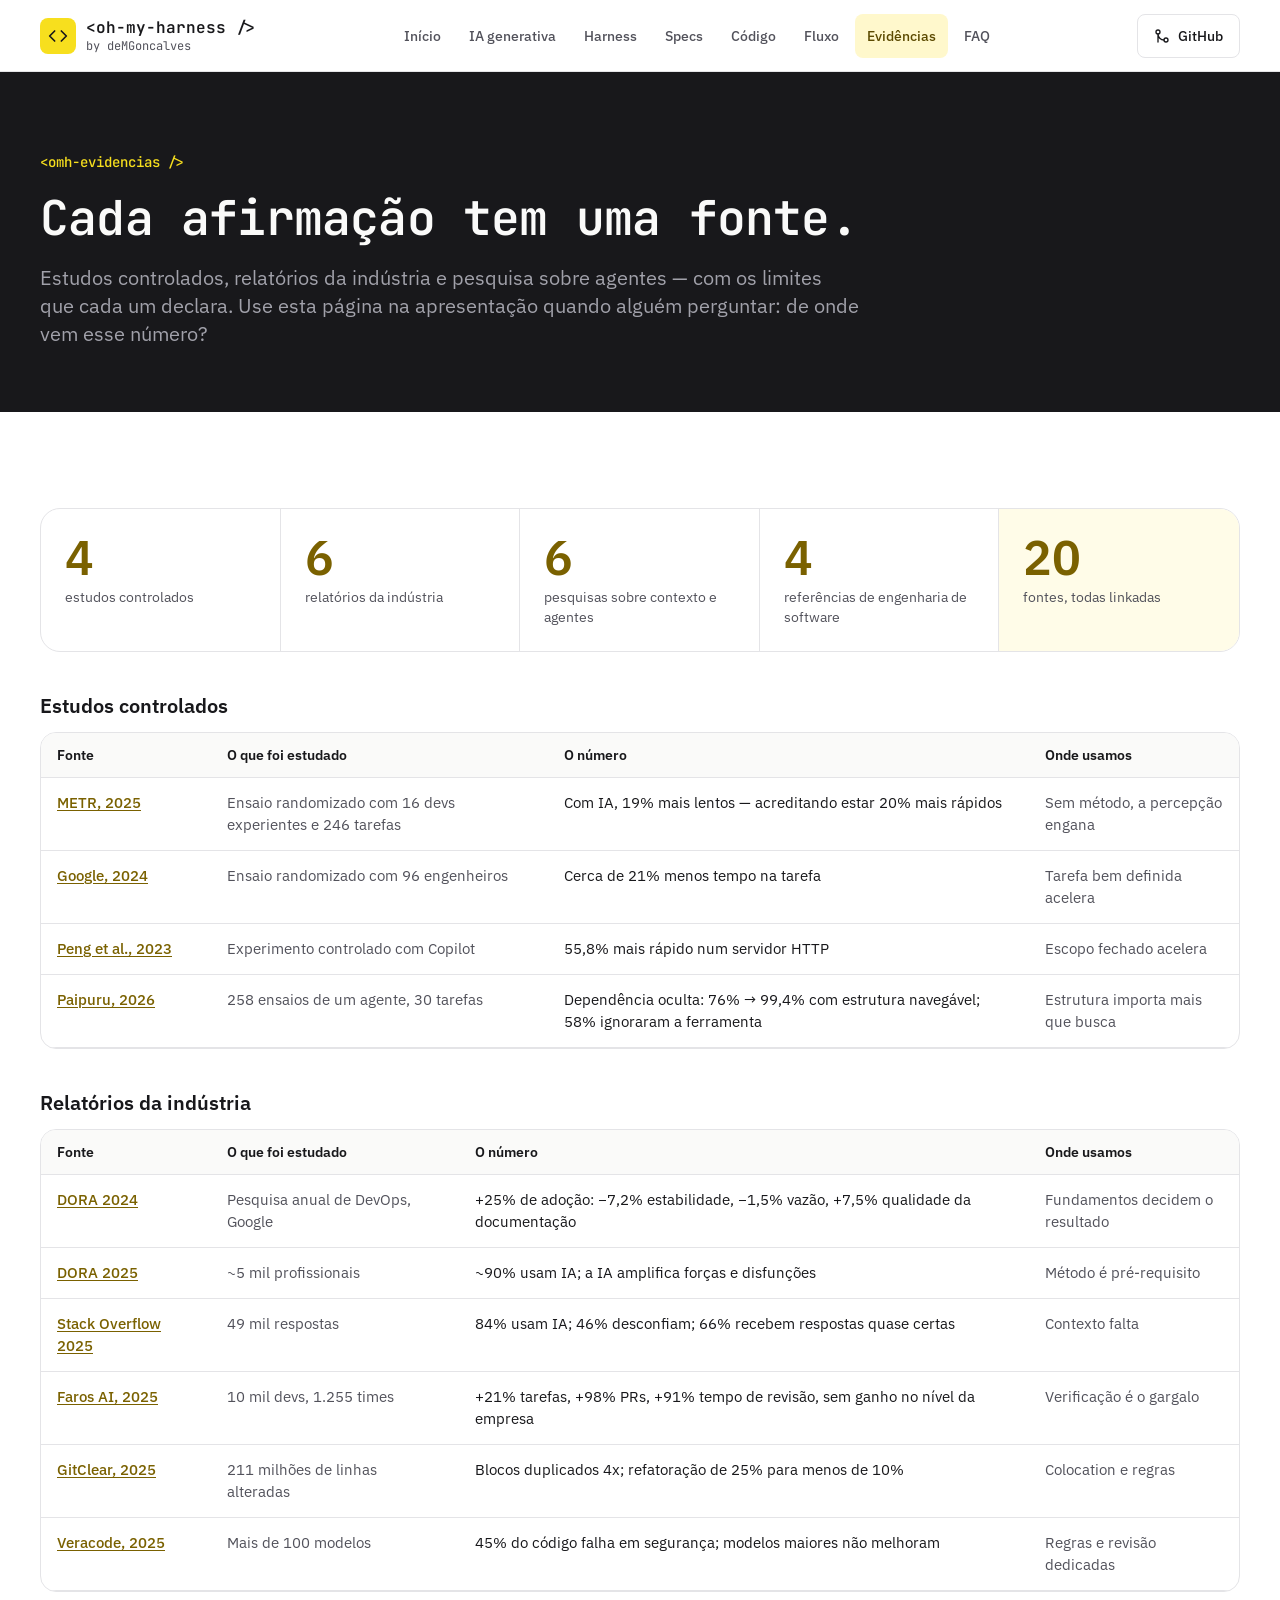
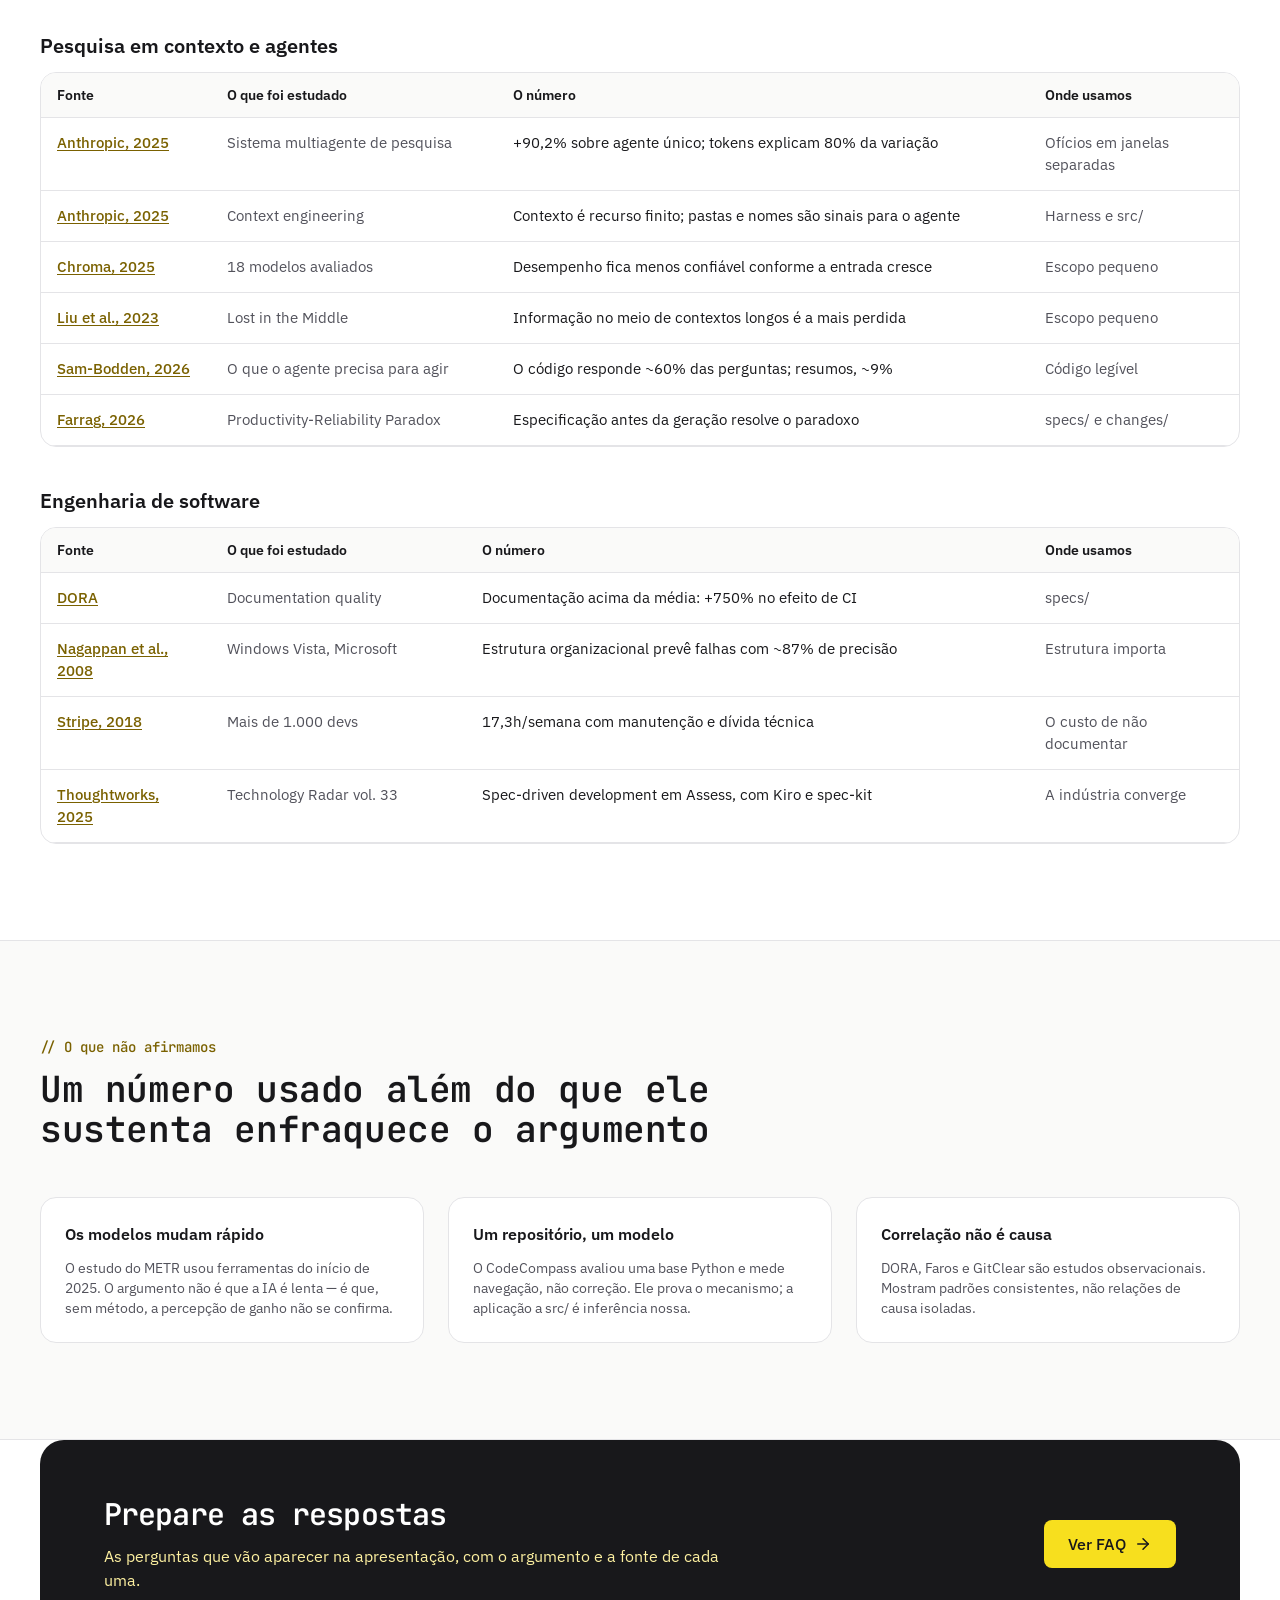
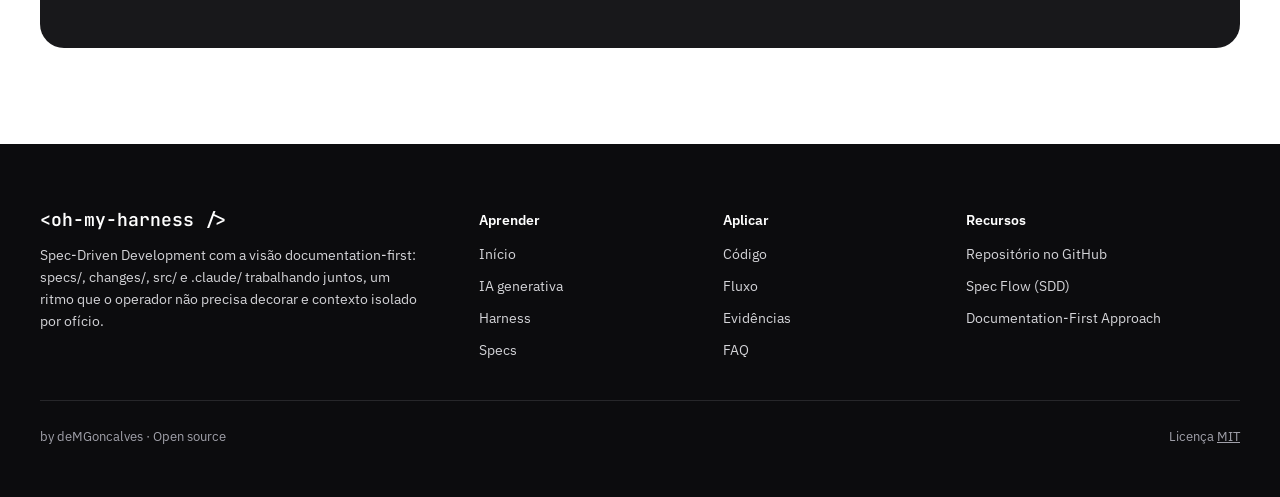
<file: docs/evidencias.html>
<!doctype html>
<html lang="pt-BR">
<head>
<meta charset="utf-8">
<meta name="viewport" content="width=device-width, initial-scale=1">
<title>Evidências · &lt;oh-my-harness /&gt;</title>
<meta name="description" content="Um harness para o agente, uma documentação viva, um código que a IA consegue navegar e um fluxo que ninguém precisa decorar: research, plan, implement, verify.">
<meta name="theme-color" content="#f7df1e">
<link rel="icon" href="assets/favicon.svg" type="image/svg+xml">
<link rel="preconnect" href="https://fonts.googleapis.com">
<link rel="preconnect" href="https://fonts.gstatic.com" crossorigin>
<link rel="stylesheet" href="https://fonts.googleapis.com/css2?family=IBM+Plex+Sans:wght@400;500;600&amp;family=JetBrains+Mono:wght@400;500;600;700&amp;display=swap">
<link rel="stylesheet" href="assets/style.css">
</head>
<body>
<header class="site-header"><div class="site-header-in"><a class="brand" href="index.html"><span class="brand-mark"><svg width="20" height="20" viewBox="0 0 24 24" fill="none" stroke="currentColor" stroke-width="2" stroke-linecap="round" stroke-linejoin="round" aria-hidden="true"><path d="m16 18 6-6-6-6"></path><path d="m8 6-6 6 6 6"></path></svg></span><span class="brand-text"><span class="brand-name">&lt;oh-my-harness /&gt;</span><span class="brand-by">by deMGoncalves</span></span></a><input type="checkbox" id="menu" class="menu-toggle" aria-label="Abrir menu"><label for="menu" class="menu-btn" aria-hidden="true"><span></span><span></span><span></span></label><nav class="site-nav" aria-label="Principal"><a href="index.html">Início</a><a href="ia.html">IA generativa</a><a href="harness.html">Harness</a><a href="specs.html">Specs</a><a href="codigo.html">Código</a><a href="fluxo.html">Fluxo</a><a href="evidencias.html" aria-current="page">Evidências</a><a href="faq.html">FAQ</a></nav><a class="gh" href="https://github.com/deMGoncalves/oh-my-harness" target="_blank" rel="noopener"><svg width="16" height="16" viewBox="0 0 24 24" fill="none" stroke="currentColor" stroke-width="2" stroke-linecap="round" stroke-linejoin="round" aria-hidden="true"><circle cx="18" cy="18" r="3"></circle><circle cx="6" cy="6" r="3"></circle><path d="M6 21V9a9 9 0 0 0 9 9"></path></svg>GitHub</a></div></header>
<main class="omh-page">
<section style="padding: 80px var(--omh-gx) 64px; display: flex; flex-direction: column; gap: 20px; box-sizing: border-box; background: #18181B;"><p class="omh-eyebrow" style="color: #F7DF1E;">&lt;omh-evidencias /&gt;</p><h1 class="omh-h1s" style="max-width: 1000px; color: #FAFAF9;">Cada afirmação tem uma fonte.</h1><p class="omh-lead" style="max-width: 820px; color: #A1A1AA;">Estudos controlados, relatórios da indústria e pesquisa sobre agentes — com os limites que cada um declara. Use esta página na apresentação quando alguém perguntar: de onde vem esse número?</p></section>
<section class="omh-sec" style="gap: 40px;">
<div style="display: grid; grid-template-columns: repeat(5, minmax(0, 1fr)); border: 1px solid var(--subtle); border-radius: 20px; overflow: hidden;">
<div style="padding: 24px; display: flex; flex-direction: column; gap: 6px; border-right: 1px solid var(--subtle);"><p class="omh-num">4</p><p class="omh-small">estudos controlados</p></div><div style="padding: 24px; display: flex; flex-direction: column; gap: 6px; border-right: 1px solid var(--subtle);"><p class="omh-num">6</p><p class="omh-small">relatórios da indústria</p></div><div style="padding: 24px; display: flex; flex-direction: column; gap: 6px; border-right: 1px solid var(--subtle);"><p class="omh-num">6</p><p class="omh-small">pesquisas sobre contexto e agentes</p></div><div style="padding: 24px; display: flex; flex-direction: column; gap: 6px; border-right: 1px solid var(--subtle);"><p class="omh-num">4</p><p class="omh-small">referências de engenharia de software</p></div><div style="padding: 24px; display: flex; flex-direction: column; gap: 6px; background: var(--card);"><p class="omh-num">20</p><p class="omh-small">fontes, todas linkadas</p></div>
</div>
<div style="display: flex; flex-direction: column; gap: 12px;"><p class="omh-h3">Estudos controlados</p><table class="omh-table"><thead><tr><th class="omh-th" style="width: 170px;">Fonte</th><th class="omh-th">O que foi estudado</th><th class="omh-th">O número</th><th class="omh-th" style="width: 210px;">Onde usamos</th></tr></thead><tbody><tr><td class="omh-tdb"><a href="https://metr.org/blog/2025-07-10-early-2025-ai-experienced-os-dev-study/" style="color: var(--azoxo-600); text-decoration: underline; text-underline-offset: 2px;">METR, 2025</a></td><td class="omh-td">Ensaio randomizado com 16 devs experientes e 246 tarefas</td><td class="omh-td" style="color: var(--foreground);">Com IA, 19% mais lentos — acreditando estar 20% mais rápidos</td><td class="omh-td">Sem método, a percepção engana</td></tr><tr><td class="omh-tdb"><a href="https://arxiv.org/abs/2410.12944" style="color: var(--azoxo-600); text-decoration: underline; text-underline-offset: 2px;">Google, 2024</a></td><td class="omh-td">Ensaio randomizado com 96 engenheiros</td><td class="omh-td" style="color: var(--foreground);">Cerca de 21% menos tempo na tarefa</td><td class="omh-td">Tarefa bem definida acelera</td></tr><tr><td class="omh-tdb"><a href="https://arxiv.org/abs/2302.06590" style="color: var(--azoxo-600); text-decoration: underline; text-underline-offset: 2px;">Peng et al., 2023</a></td><td class="omh-td">Experimento controlado com Copilot</td><td class="omh-td" style="color: var(--foreground);">55,8% mais rápido num servidor HTTP</td><td class="omh-td">Escopo fechado acelera</td></tr><tr><td class="omh-tdb"><a href="https://arxiv.org/abs/2602.20048" style="color: var(--azoxo-600); text-decoration: underline; text-underline-offset: 2px;">Paipuru, 2026</a></td><td class="omh-td">258 ensaios de um agente, 30 tarefas</td><td class="omh-td" style="color: var(--foreground);">Dependência oculta: 76% → 99,4% com estrutura navegável; 58% ignoraram a ferramenta</td><td class="omh-td">Estrutura importa mais que busca</td></tr></tbody></table></div><div style="display: flex; flex-direction: column; gap: 12px;"><p class="omh-h3">Relatórios da indústria</p><table class="omh-table"><thead><tr><th class="omh-th" style="width: 170px;">Fonte</th><th class="omh-th">O que foi estudado</th><th class="omh-th">O número</th><th class="omh-th" style="width: 210px;">Onde usamos</th></tr></thead><tbody><tr><td class="omh-tdb"><a href="https://cloud.google.com/blog/products/devops-sre/announcing-the-2024-dora-report" style="color: var(--azoxo-600); text-decoration: underline; text-underline-offset: 2px;">DORA 2024</a></td><td class="omh-td">Pesquisa anual de DevOps, Google</td><td class="omh-td" style="color: var(--foreground);">+25% de adoção: −7,2% estabilidade, −1,5% vazão, +7,5% qualidade da documentação</td><td class="omh-td">Fundamentos decidem o resultado</td></tr><tr><td class="omh-tdb"><a href="https://dora.dev/dora-report-2025/" style="color: var(--azoxo-600); text-decoration: underline; text-underline-offset: 2px;">DORA 2025</a></td><td class="omh-td">~5 mil profissionais</td><td class="omh-td" style="color: var(--foreground);">~90% usam IA; a IA amplifica forças e disfunções</td><td class="omh-td">Método é pré-requisito</td></tr><tr><td class="omh-tdb"><a href="https://survey.stackoverflow.co/2025/ai" style="color: var(--azoxo-600); text-decoration: underline; text-underline-offset: 2px;">Stack Overflow 2025</a></td><td class="omh-td">49 mil respostas</td><td class="omh-td" style="color: var(--foreground);">84% usam IA; 46% desconfiam; 66% recebem respostas quase certas</td><td class="omh-td">Contexto falta</td></tr><tr><td class="omh-tdb"><a href="https://www.faros.ai/blog/ai-software-engineering" style="color: var(--azoxo-600); text-decoration: underline; text-underline-offset: 2px;">Faros AI, 2025</a></td><td class="omh-td">10 mil devs, 1.255 times</td><td class="omh-td" style="color: var(--foreground);">+21% tarefas, +98% PRs, +91% tempo de revisão, sem ganho no nível da empresa</td><td class="omh-td">Verificação é o gargalo</td></tr><tr><td class="omh-tdb"><a href="https://www.gitclear.com/ai_assistant_code_quality_2025_research" style="color: var(--azoxo-600); text-decoration: underline; text-underline-offset: 2px;">GitClear, 2025</a></td><td class="omh-td">211 milhões de linhas alteradas</td><td class="omh-td" style="color: var(--foreground);">Blocos duplicados 4x; refatoração de 25% para menos de 10%</td><td class="omh-td">Colocation e regras</td></tr><tr><td class="omh-tdb"><a href="https://www.veracode.com/blog/genai-code-security-report/" style="color: var(--azoxo-600); text-decoration: underline; text-underline-offset: 2px;">Veracode, 2025</a></td><td class="omh-td">Mais de 100 modelos</td><td class="omh-td" style="color: var(--foreground);">45% do código falha em segurança; modelos maiores não melhoram</td><td class="omh-td">Regras e revisão dedicadas</td></tr></tbody></table></div><div style="display: flex; flex-direction: column; gap: 12px;"><p class="omh-h3">Pesquisa em contexto e agentes</p><table class="omh-table"><thead><tr><th class="omh-th" style="width: 170px;">Fonte</th><th class="omh-th">O que foi estudado</th><th class="omh-th">O número</th><th class="omh-th" style="width: 210px;">Onde usamos</th></tr></thead><tbody><tr><td class="omh-tdb"><a href="https://www.anthropic.com/engineering/multi-agent-research-system" style="color: var(--azoxo-600); text-decoration: underline; text-underline-offset: 2px;">Anthropic, 2025</a></td><td class="omh-td">Sistema multiagente de pesquisa</td><td class="omh-td" style="color: var(--foreground);">+90,2% sobre agente único; tokens explicam 80% da variação</td><td class="omh-td">Ofícios em janelas separadas</td></tr><tr><td class="omh-tdb"><a href="https://www.anthropic.com/engineering/effective-context-engineering-for-ai-agents" style="color: var(--azoxo-600); text-decoration: underline; text-underline-offset: 2px;">Anthropic, 2025</a></td><td class="omh-td">Context engineering</td><td class="omh-td" style="color: var(--foreground);">Contexto é recurso finito; pastas e nomes são sinais para o agente</td><td class="omh-td">Harness e src/</td></tr><tr><td class="omh-tdb"><a href="https://www.trychroma.com/research/context-rot" style="color: var(--azoxo-600); text-decoration: underline; text-underline-offset: 2px;">Chroma, 2025</a></td><td class="omh-td">18 modelos avaliados</td><td class="omh-td" style="color: var(--foreground);">Desempenho fica menos confiável conforme a entrada cresce</td><td class="omh-td">Escopo pequeno</td></tr><tr><td class="omh-tdb"><a href="https://arxiv.org/abs/2307.03172" style="color: var(--azoxo-600); text-decoration: underline; text-underline-offset: 2px;">Liu et al., 2023</a></td><td class="omh-td">Lost in the Middle</td><td class="omh-td" style="color: var(--foreground);">Informação no meio de contextos longos é a mais perdida</td><td class="omh-td">Escopo pequeno</td></tr><tr><td class="omh-tdb"><a href="https://arxiv.org/html/2607.09691v1" style="color: var(--azoxo-600); text-decoration: underline; text-underline-offset: 2px;">Sam-Bodden, 2026</a></td><td class="omh-td">O que o agente precisa para agir</td><td class="omh-td" style="color: var(--foreground);">O código responde ~60% das perguntas; resumos, ~9%</td><td class="omh-td">Código legível</td></tr><tr><td class="omh-tdb"><a href="https://arxiv.org/html/2605.01160v1" style="color: var(--azoxo-600); text-decoration: underline; text-underline-offset: 2px;">Farrag, 2026</a></td><td class="omh-td">Productivity-Reliability Paradox</td><td class="omh-td" style="color: var(--foreground);">Especificação antes da geração resolve o paradoxo</td><td class="omh-td">specs/ e changes/</td></tr></tbody></table></div><div style="display: flex; flex-direction: column; gap: 12px;"><p class="omh-h3">Engenharia de software</p><table class="omh-table"><thead><tr><th class="omh-th" style="width: 170px;">Fonte</th><th class="omh-th">O que foi estudado</th><th class="omh-th">O número</th><th class="omh-th" style="width: 210px;">Onde usamos</th></tr></thead><tbody><tr><td class="omh-tdb"><a href="https://dora.dev/capabilities/documentation-quality/" style="color: var(--azoxo-600); text-decoration: underline; text-underline-offset: 2px;">DORA</a></td><td class="omh-td">Documentation quality</td><td class="omh-td" style="color: var(--foreground);">Documentação acima da média: +750% no efeito de CI</td><td class="omh-td">specs/</td></tr><tr><td class="omh-tdb"><a href="https://dl.acm.org/doi/10.1145/1368088.1368160" style="color: var(--azoxo-600); text-decoration: underline; text-underline-offset: 2px;">Nagappan et al., 2008</a></td><td class="omh-td">Windows Vista, Microsoft</td><td class="omh-td" style="color: var(--foreground);">Estrutura organizacional prevê falhas com ~87% de precisão</td><td class="omh-td">Estrutura importa</td></tr><tr><td class="omh-tdb"><a href="https://stripe.com/files/reports/the-developer-coefficient.pdf" style="color: var(--azoxo-600); text-decoration: underline; text-underline-offset: 2px;">Stripe, 2018</a></td><td class="omh-td">Mais de 1.000 devs</td><td class="omh-td" style="color: var(--foreground);">17,3h/semana com manutenção e dívida técnica</td><td class="omh-td">O custo de não documentar</td></tr><tr><td class="omh-tdb"><a href="https://www.thoughtworks.com/en-us/radar/techniques/spec-driven-development" style="color: var(--azoxo-600); text-decoration: underline; text-underline-offset: 2px;">Thoughtworks, 2025</a></td><td class="omh-td">Technology Radar vol. 33</td><td class="omh-td" style="color: var(--foreground);">Spec-driven development em Assess, com Kiro e spec-kit</td><td class="omh-td">A indústria converge</td></tr></tbody></table></div></section>

<section class="omh-sectint">
<div style="display: flex; flex-direction: column; gap: 12px; max-width: 820px;"><p class="omh-eyebrow">// O que não afirmamos</p><h2 class="omh-h2">Um número usado além do que ele sustenta enfraquece o argumento</h2></div>
<div class="omh-g3">
<div class="omh-card" style="padding: 24px;"><h4 class="omh-h4">Os modelos mudam rápido</h4><p class="omh-small">O estudo do METR usou ferramentas do início de 2025. O argumento não é que a IA é lenta — é que, sem método, a percepção de ganho não se confirma.</p></div>
<div class="omh-card" style="padding: 24px;"><h4 class="omh-h4">Um repositório, um modelo</h4><p class="omh-small">O CodeCompass avaliou uma base Python e mede navegação, não correção. Ele prova o mecanismo; a aplicação a src/ é inferência nossa.</p></div>
<div class="omh-card" style="padding: 24px;"><h4 class="omh-h4">Correlação não é causa</h4><p class="omh-small">DORA, Faros e GitClear são estudos observacionais. Mostram padrões consistentes, não relações de causa isoladas.</p></div>
</div>
</section>
<section style="padding: 0 var(--omh-gx) 96px; box-sizing: border-box;"><div style="background: var(--azoxo-900); border-radius: 24px; padding: 56px 64px; display: flex; align-items: center; justify-content: space-between; gap: 48px;"><div style="display: flex; flex-direction: column; gap: 12px; max-width: 640px;"><h2 style="margin: 0; font-size: 30px; line-height: 36px; font-weight: 600; color: var(--neutral-0);">Prepare as respostas</h2><p style="margin: 0; font-size: 16px; line-height: 24px; color: var(--azoxo-200);">As perguntas que vão aparecer na apresentação, com o argumento e a fonte de cada uma.</p></div><div style="display: flex; gap: 12px; flex-shrink: 0;"><a href="faq.html" class="omh-btnp">Ver FAQ<svg width="18" height="18" viewBox="0 0 24 24" fill="none" stroke="currentColor" stroke-width="2" stroke-linecap="round" stroke-linejoin="round" aria-hidden="true"><path d="M5 12h14"></path><path d="m12 5 7 7-7 7"></path></svg></a></div></div></section>
</main>
<footer class="site-footer"><div class="foot-grid"><div class="foot-about"><p class="foot-name">&lt;oh-my-harness /&gt;</p><p class="foot-desc">Spec-Driven Development com a visão documentation-first: specs/, changes/, src/ e .claude/ trabalhando juntos, um ritmo que o operador não precisa decorar e contexto isolado por ofício.</p></div><div class="foot-col"><p class="foot-title">Aprender</p><a href="index.html">Início</a><a href="ia.html">IA generativa</a><a href="harness.html">Harness</a><a href="specs.html">Specs</a></div><div class="foot-col"><p class="foot-title">Aplicar</p><a href="codigo.html">Código</a><a href="fluxo.html">Fluxo</a><a href="evidencias.html">Evidências</a><a href="faq.html">FAQ</a></div><div class="foot-col"><p class="foot-title">Recursos</p><a href="https://github.com/deMGoncalves/oh-my-harness">Repositório no GitHub</a><a href="https://spec-flow.demgoncalves.workers.dev/">Spec Flow (SDD)</a><a href="https://documentation-first-approach.vercel.app/pt-BR">Documentation-First Approach</a></div></div><div class="foot-bottom"><p>by deMGoncalves · Open source</p><p>Licença <a href="https://github.com/deMGoncalves/oh-my-harness/blob/main/LICENSE">MIT</a></p></div></footer>
<script>
/* encaixa os diagramas de largura fixa (desenhados a 1440px) na largura disponível */
(function () {
  function fit() {
    document.querySelectorAll('.omh-embed').forEach(function (box) {
      var inner = box.firstElementChild, W = +inner.dataset.w, H = +inner.dataset.h, s = Math.round(box.offsetWidth / W * 1e4) / 1e4;
      if (s < 0.5) { s = 0.5; box.style.overflowX = 'auto'; } inner.style.transform = 'scale(' + s + ')';
      box.style.height = Math.floor(H * Math.max(box.offsetWidth / W, 0.5) + 1e-6) + 'px';
    });
    var els = document.querySelectorAll('.omh-fit');
    els.forEach(function (e) { e.style.display = 'none'; e.style.zoom = ''; });
    var ws = [].map.call(els, function (e) { var p = e.parentElement, cs = getComputedStyle(p); return p.clientWidth - parseFloat(cs.paddingLeft) - parseFloat(cs.paddingRight); });
    els.forEach(function (e, i) { e.style.display = ''; var s = ws[i] / +e.dataset.w; if (s < 0.98) { e.style.zoom = Math.max(s, 0.6); if (s < 0.6) e.parentElement.style.overflowX = 'auto'; } });
  }
  fit();
  addEventListener('resize', fit);
})();
</script>
</body>
</html>
</file>
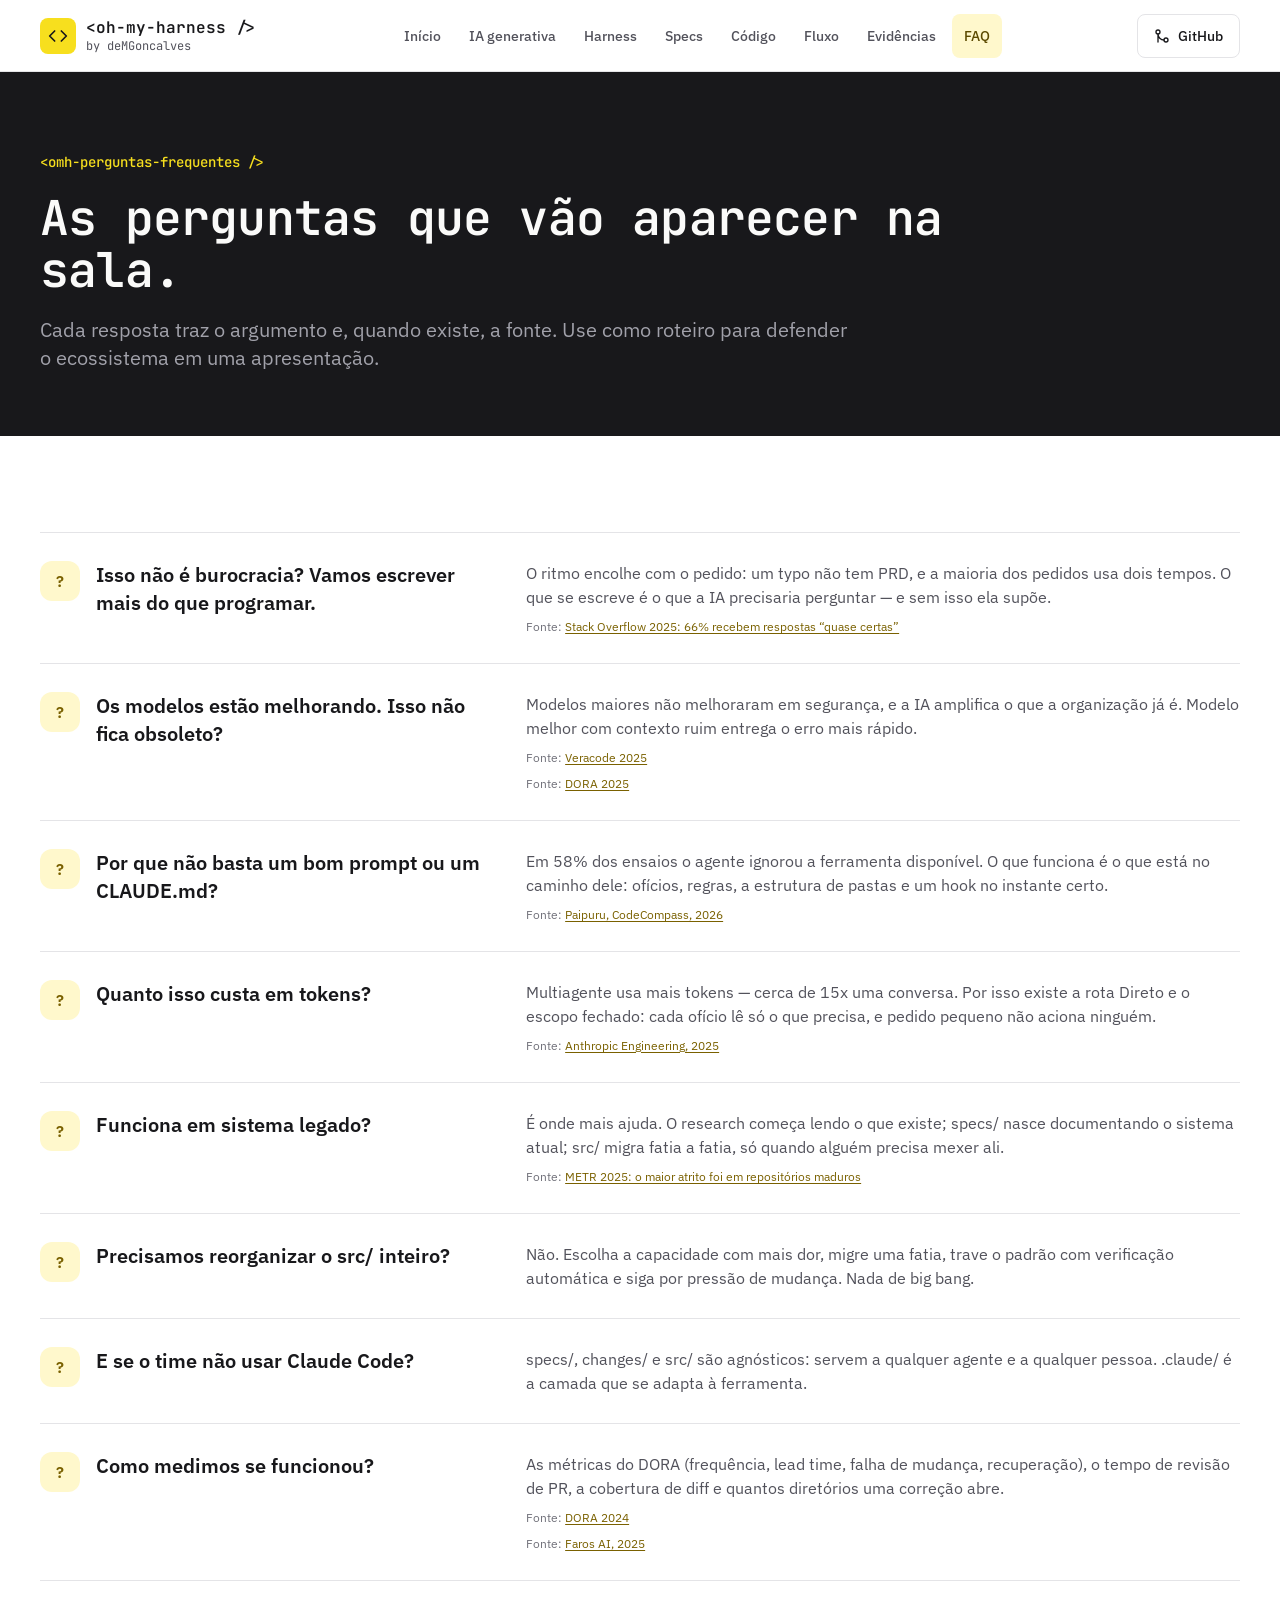
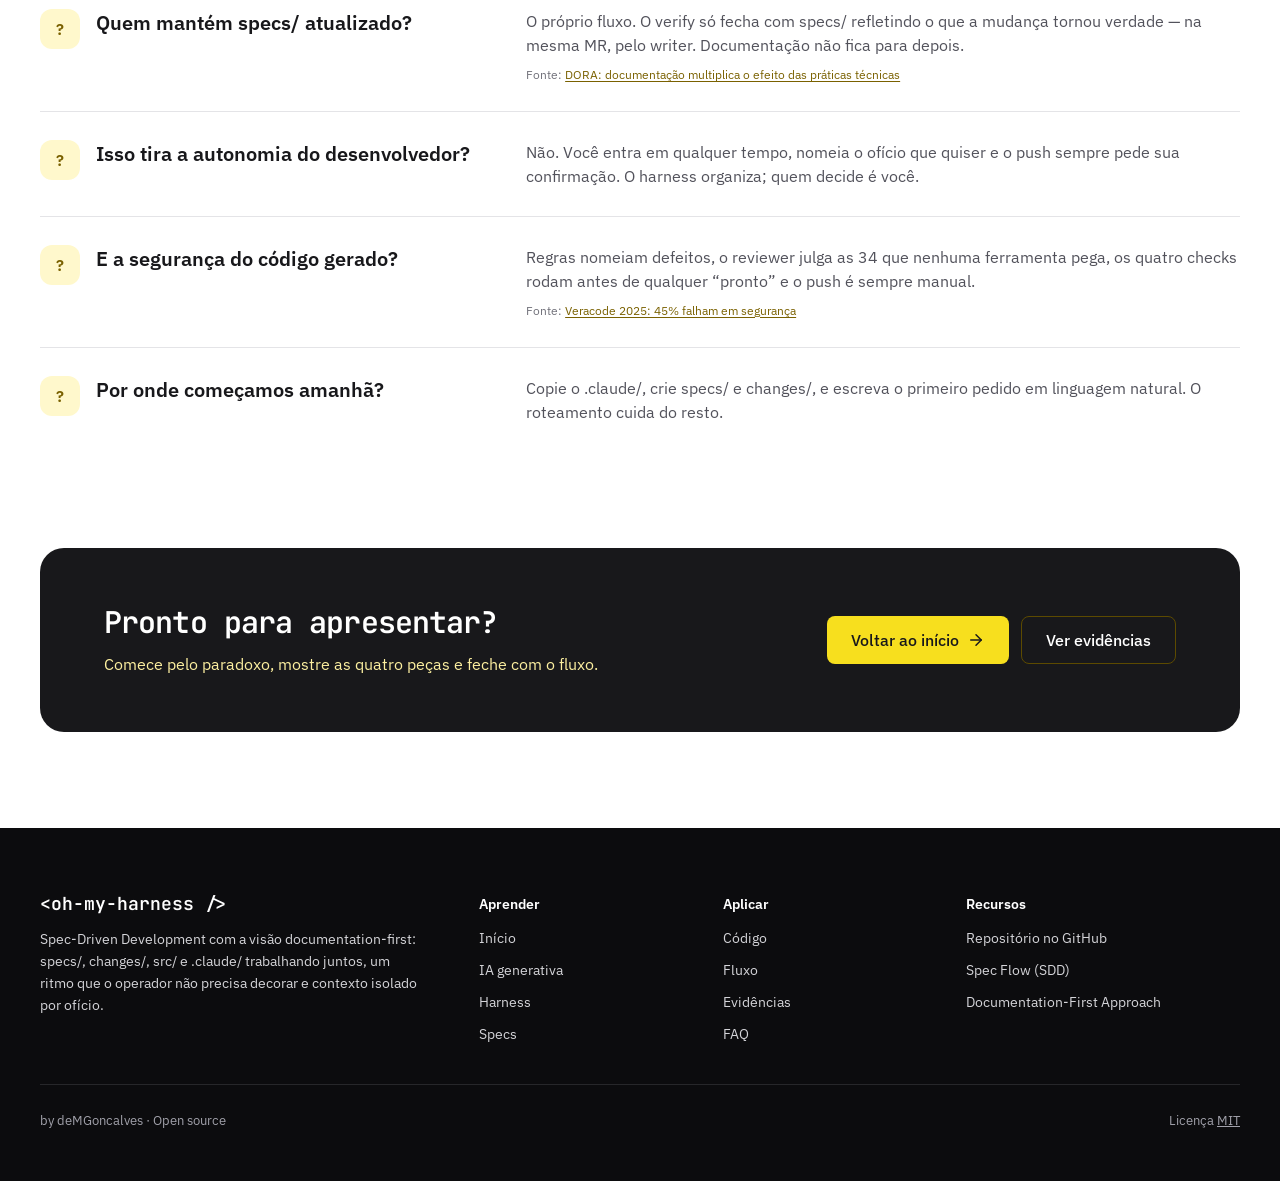
<file: docs/faq.html>
<!doctype html>
<html lang="pt-BR">
<head>
<meta charset="utf-8">
<meta name="viewport" content="width=device-width, initial-scale=1">
<title>Perguntas frequentes · &lt;oh-my-harness /&gt;</title>
<meta name="description" content="Um harness para o agente, uma documentação viva, um código que a IA consegue navegar e um fluxo que ninguém precisa decorar: research, plan, implement, verify.">
<meta name="theme-color" content="#f7df1e">
<link rel="icon" href="assets/favicon.svg" type="image/svg+xml">
<link rel="preconnect" href="https://fonts.googleapis.com">
<link rel="preconnect" href="https://fonts.gstatic.com" crossorigin>
<link rel="stylesheet" href="https://fonts.googleapis.com/css2?family=IBM+Plex+Sans:wght@400;500;600&amp;family=JetBrains+Mono:wght@400;500;600;700&amp;display=swap">
<link rel="stylesheet" href="assets/style.css">
</head>
<body>
<header class="site-header"><div class="site-header-in"><a class="brand" href="index.html"><span class="brand-mark"><svg width="20" height="20" viewBox="0 0 24 24" fill="none" stroke="currentColor" stroke-width="2" stroke-linecap="round" stroke-linejoin="round" aria-hidden="true"><path d="m16 18 6-6-6-6"></path><path d="m8 6-6 6 6 6"></path></svg></span><span class="brand-text"><span class="brand-name">&lt;oh-my-harness /&gt;</span><span class="brand-by">by deMGoncalves</span></span></a><input type="checkbox" id="menu" class="menu-toggle" aria-label="Abrir menu"><label for="menu" class="menu-btn" aria-hidden="true"><span></span><span></span><span></span></label><nav class="site-nav" aria-label="Principal"><a href="index.html">Início</a><a href="ia.html">IA generativa</a><a href="harness.html">Harness</a><a href="specs.html">Specs</a><a href="codigo.html">Código</a><a href="fluxo.html">Fluxo</a><a href="evidencias.html">Evidências</a><a href="faq.html" aria-current="page">FAQ</a></nav><a class="gh" href="https://github.com/deMGoncalves/oh-my-harness" target="_blank" rel="noopener"><svg width="16" height="16" viewBox="0 0 24 24" fill="none" stroke="currentColor" stroke-width="2" stroke-linecap="round" stroke-linejoin="round" aria-hidden="true"><circle cx="18" cy="18" r="3"></circle><circle cx="6" cy="6" r="3"></circle><path d="M6 21V9a9 9 0 0 0 9 9"></path></svg>GitHub</a></div></header>
<main class="omh-page">
<section style="padding: 80px var(--omh-gx) 64px; display: flex; flex-direction: column; gap: 20px; box-sizing: border-box; background: #18181B;"><p class="omh-eyebrow" style="color: #F7DF1E;">&lt;omh-perguntas-frequentes /&gt;</p><h1 class="omh-h1s" style="max-width: 1000px; color: #FAFAF9;">As perguntas que vão aparecer na sala.</h1><p class="omh-lead" style="max-width: 820px; color: #A1A1AA;">Cada resposta traz o argumento e, quando existe, a fonte. Use como roteiro para defender o ecossistema em uma apresentação.</p></section>
<section class="omh-sec" style="gap: 0;"><div style="display: grid; grid-template-columns: 1fr 1.6fr; gap: 40px; padding: 28px 0; border-top: 1px solid var(--subtle); align-items: start;"><div style="display: flex; gap: 16px; align-items: flex-start;"><span class="omh-dot">?</span><h3 class="omh-h3">Isso não é burocracia? Vamos escrever mais do que programar.</h3></div><div style="display: flex; flex-direction: column; gap: 10px;"><p class="omh-body">O ritmo encolhe com o pedido: um typo não tem PRD, e a maioria dos pedidos usa dois tempos. O que se escreve é o que a IA precisaria perguntar — e sem isso ela supõe.</p><p class="omh-src">Fonte: <a href="https://survey.stackoverflow.co/2025/ai" class="omh-srca">Stack Overflow 2025: 66% recebem respostas “quase certas”</a></p></div></div><div style="display: grid; grid-template-columns: 1fr 1.6fr; gap: 40px; padding: 28px 0; border-top: 1px solid var(--subtle); align-items: start;"><div style="display: flex; gap: 16px; align-items: flex-start;"><span class="omh-dot">?</span><h3 class="omh-h3">Os modelos estão melhorando. Isso não fica obsoleto?</h3></div><div style="display: flex; flex-direction: column; gap: 10px;"><p class="omh-body">Modelos maiores não melhoraram em segurança, e a IA amplifica o que a organização já é. Modelo melhor com contexto ruim entrega o erro mais rápido.</p><p class="omh-src">Fonte: <a href="https://www.veracode.com/blog/genai-code-security-report/" class="omh-srca">Veracode 2025</a></p><p class="omh-src">Fonte: <a href="https://dora.dev/dora-report-2025/" class="omh-srca">DORA 2025</a></p></div></div><div style="display: grid; grid-template-columns: 1fr 1.6fr; gap: 40px; padding: 28px 0; border-top: 1px solid var(--subtle); align-items: start;"><div style="display: flex; gap: 16px; align-items: flex-start;"><span class="omh-dot">?</span><h3 class="omh-h3">Por que não basta um bom prompt ou um CLAUDE.md?</h3></div><div style="display: flex; flex-direction: column; gap: 10px;"><p class="omh-body">Em 58% dos ensaios o agente ignorou a ferramenta disponível. O que funciona é o que está no caminho dele: ofícios, regras, a estrutura de pastas e um hook no instante certo.</p><p class="omh-src">Fonte: <a href="https://arxiv.org/abs/2602.20048" class="omh-srca">Paipuru, CodeCompass, 2026</a></p></div></div><div style="display: grid; grid-template-columns: 1fr 1.6fr; gap: 40px; padding: 28px 0; border-top: 1px solid var(--subtle); align-items: start;"><div style="display: flex; gap: 16px; align-items: flex-start;"><span class="omh-dot">?</span><h3 class="omh-h3">Quanto isso custa em tokens?</h3></div><div style="display: flex; flex-direction: column; gap: 10px;"><p class="omh-body">Multiagente usa mais tokens — cerca de 15x uma conversa. Por isso existe a rota Direto e o escopo fechado: cada ofício lê só o que precisa, e pedido pequeno não aciona ninguém.</p><p class="omh-src">Fonte: <a href="https://www.anthropic.com/engineering/multi-agent-research-system" class="omh-srca">Anthropic Engineering, 2025</a></p></div></div><div style="display: grid; grid-template-columns: 1fr 1.6fr; gap: 40px; padding: 28px 0; border-top: 1px solid var(--subtle); align-items: start;"><div style="display: flex; gap: 16px; align-items: flex-start;"><span class="omh-dot">?</span><h3 class="omh-h3">Funciona em sistema legado?</h3></div><div style="display: flex; flex-direction: column; gap: 10px;"><p class="omh-body">É onde mais ajuda. O research começa lendo o que existe; specs/ nasce documentando o sistema atual; src/ migra fatia a fatia, só quando alguém precisa mexer ali.</p><p class="omh-src">Fonte: <a href="https://metr.org/blog/2025-07-10-early-2025-ai-experienced-os-dev-study/" class="omh-srca">METR 2025: o maior atrito foi em repositórios maduros</a></p></div></div><div style="display: grid; grid-template-columns: 1fr 1.6fr; gap: 40px; padding: 28px 0; border-top: 1px solid var(--subtle); align-items: start;"><div style="display: flex; gap: 16px; align-items: flex-start;"><span class="omh-dot">?</span><h3 class="omh-h3">Precisamos reorganizar o src/ inteiro?</h3></div><div style="display: flex; flex-direction: column; gap: 10px;"><p class="omh-body">Não. Escolha a capacidade com mais dor, migre uma fatia, trave o padrão com verificação automática e siga por pressão de mudança. Nada de big bang.</p></div></div><div style="display: grid; grid-template-columns: 1fr 1.6fr; gap: 40px; padding: 28px 0; border-top: 1px solid var(--subtle); align-items: start;"><div style="display: flex; gap: 16px; align-items: flex-start;"><span class="omh-dot">?</span><h3 class="omh-h3">E se o time não usar Claude Code?</h3></div><div style="display: flex; flex-direction: column; gap: 10px;"><p class="omh-body">specs/, changes/ e src/ são agnósticos: servem a qualquer agente e a qualquer pessoa. .claude/ é a camada que se adapta à ferramenta.</p></div></div><div style="display: grid; grid-template-columns: 1fr 1.6fr; gap: 40px; padding: 28px 0; border-top: 1px solid var(--subtle); align-items: start;"><div style="display: flex; gap: 16px; align-items: flex-start;"><span class="omh-dot">?</span><h3 class="omh-h3">Como medimos se funcionou?</h3></div><div style="display: flex; flex-direction: column; gap: 10px;"><p class="omh-body">As métricas do DORA (frequência, lead time, falha de mudança, recuperação), o tempo de revisão de PR, a cobertura de diff e quantos diretórios uma correção abre.</p><p class="omh-src">Fonte: <a href="https://cloud.google.com/blog/products/devops-sre/announcing-the-2024-dora-report" class="omh-srca">DORA 2024</a></p><p class="omh-src">Fonte: <a href="https://www.faros.ai/blog/ai-software-engineering" class="omh-srca">Faros AI, 2025</a></p></div></div><div style="display: grid; grid-template-columns: 1fr 1.6fr; gap: 40px; padding: 28px 0; border-top: 1px solid var(--subtle); align-items: start;"><div style="display: flex; gap: 16px; align-items: flex-start;"><span class="omh-dot">?</span><h3 class="omh-h3">Quem mantém specs/ atualizado?</h3></div><div style="display: flex; flex-direction: column; gap: 10px;"><p class="omh-body">O próprio fluxo. O verify só fecha com specs/ refletindo o que a mudança tornou verdade — na mesma MR, pelo writer. Documentação não fica para depois.</p><p class="omh-src">Fonte: <a href="https://dora.dev/capabilities/documentation-quality/" class="omh-srca">DORA: documentação multiplica o efeito das práticas técnicas</a></p></div></div><div style="display: grid; grid-template-columns: 1fr 1.6fr; gap: 40px; padding: 28px 0; border-top: 1px solid var(--subtle); align-items: start;"><div style="display: flex; gap: 16px; align-items: flex-start;"><span class="omh-dot">?</span><h3 class="omh-h3">Isso tira a autonomia do desenvolvedor?</h3></div><div style="display: flex; flex-direction: column; gap: 10px;"><p class="omh-body">Não. Você entra em qualquer tempo, nomeia o ofício que quiser e o push sempre pede sua confirmação. O harness organiza; quem decide é você.</p></div></div><div style="display: grid; grid-template-columns: 1fr 1.6fr; gap: 40px; padding: 28px 0; border-top: 1px solid var(--subtle); align-items: start;"><div style="display: flex; gap: 16px; align-items: flex-start;"><span class="omh-dot">?</span><h3 class="omh-h3">E a segurança do código gerado?</h3></div><div style="display: flex; flex-direction: column; gap: 10px;"><p class="omh-body">Regras nomeiam defeitos, o reviewer julga as 34 que nenhuma ferramenta pega, os quatro checks rodam antes de qualquer “pronto” e o push é sempre manual.</p><p class="omh-src">Fonte: <a href="https://www.veracode.com/blog/genai-code-security-report/" class="omh-srca">Veracode 2025: 45% falham em segurança</a></p></div></div><div style="display: grid; grid-template-columns: 1fr 1.6fr; gap: 40px; padding: 28px 0; border-top: 1px solid var(--subtle); align-items: start;"><div style="display: flex; gap: 16px; align-items: flex-start;"><span class="omh-dot">?</span><h3 class="omh-h3">Por onde começamos amanhã?</h3></div><div style="display: flex; flex-direction: column; gap: 10px;"><p class="omh-body">Copie o .claude/, crie specs/ e changes/, e escreva o primeiro pedido em linguagem natural. O roteamento cuida do resto.</p></div></div></section>
<section style="padding: 0 var(--omh-gx) 96px; box-sizing: border-box;"><div style="background: var(--azoxo-900); border-radius: 24px; padding: 56px 64px; display: flex; align-items: center; justify-content: space-between; gap: 48px;"><div style="display: flex; flex-direction: column; gap: 12px; max-width: 640px;"><h2 style="margin: 0; font-size: 30px; line-height: 36px; font-weight: 600; color: var(--neutral-0);">Pronto para apresentar?</h2><p style="margin: 0; font-size: 16px; line-height: 24px; color: var(--azoxo-200);">Comece pelo paradoxo, mostre as quatro peças e feche com o fluxo.</p></div><div style="display: flex; gap: 12px; flex-shrink: 0;"><a href="index.html" class="omh-btnp">Voltar ao início<svg width="18" height="18" viewBox="0 0 24 24" fill="none" stroke="currentColor" stroke-width="2" stroke-linecap="round" stroke-linejoin="round" aria-hidden="true"><path d="M5 12h14"></path><path d="m12 5 7 7-7 7"></path></svg></a><a href="evidencias.html" style="display: inline-flex; align-items: center; height: 48px; padding: 0 24px; border-radius: 8px; border: 1px solid var(--azoxo-700); color: var(--neutral-0); font-size: 16px; font-weight: 500; text-decoration: none; box-sizing: border-box;">Ver evidências</a></div></div></section>
</main>
<footer class="site-footer"><div class="foot-grid"><div class="foot-about"><p class="foot-name">&lt;oh-my-harness /&gt;</p><p class="foot-desc">Spec-Driven Development com a visão documentation-first: specs/, changes/, src/ e .claude/ trabalhando juntos, um ritmo que o operador não precisa decorar e contexto isolado por ofício.</p></div><div class="foot-col"><p class="foot-title">Aprender</p><a href="index.html">Início</a><a href="ia.html">IA generativa</a><a href="harness.html">Harness</a><a href="specs.html">Specs</a></div><div class="foot-col"><p class="foot-title">Aplicar</p><a href="codigo.html">Código</a><a href="fluxo.html">Fluxo</a><a href="evidencias.html">Evidências</a><a href="faq.html">FAQ</a></div><div class="foot-col"><p class="foot-title">Recursos</p><a href="https://github.com/deMGoncalves/oh-my-harness">Repositório no GitHub</a><a href="https://spec-flow.demgoncalves.workers.dev/">Spec Flow (SDD)</a><a href="https://documentation-first-approach.vercel.app/pt-BR">Documentation-First Approach</a></div></div><div class="foot-bottom"><p>by deMGoncalves · Open source</p><p>Licença <a href="https://github.com/deMGoncalves/oh-my-harness/blob/main/LICENSE">MIT</a></p></div></footer>
<script>
/* encaixa os diagramas de largura fixa (desenhados a 1440px) na largura disponível */
(function () {
  function fit() {
    document.querySelectorAll('.omh-embed').forEach(function (box) {
      var inner = box.firstElementChild, W = +inner.dataset.w, H = +inner.dataset.h, s = Math.round(box.offsetWidth / W * 1e4) / 1e4;
      if (s < 0.5) { s = 0.5; box.style.overflowX = 'auto'; } inner.style.transform = 'scale(' + s + ')';
      box.style.height = Math.floor(H * Math.max(box.offsetWidth / W, 0.5) + 1e-6) + 'px';
    });
    var els = document.querySelectorAll('.omh-fit');
    els.forEach(function (e) { e.style.display = 'none'; e.style.zoom = ''; });
    var ws = [].map.call(els, function (e) { var p = e.parentElement, cs = getComputedStyle(p); return p.clientWidth - parseFloat(cs.paddingLeft) - parseFloat(cs.paddingRight); });
    els.forEach(function (e, i) { e.style.display = ''; var s = ws[i] / +e.dataset.w; if (s < 0.98) { e.style.zoom = Math.max(s, 0.6); if (s < 0.6) e.parentElement.style.overflowX = 'auto'; } });
  }
  fit();
  addEventListener('resize', fit);
})();
</script>
</body>
</html>
</file>
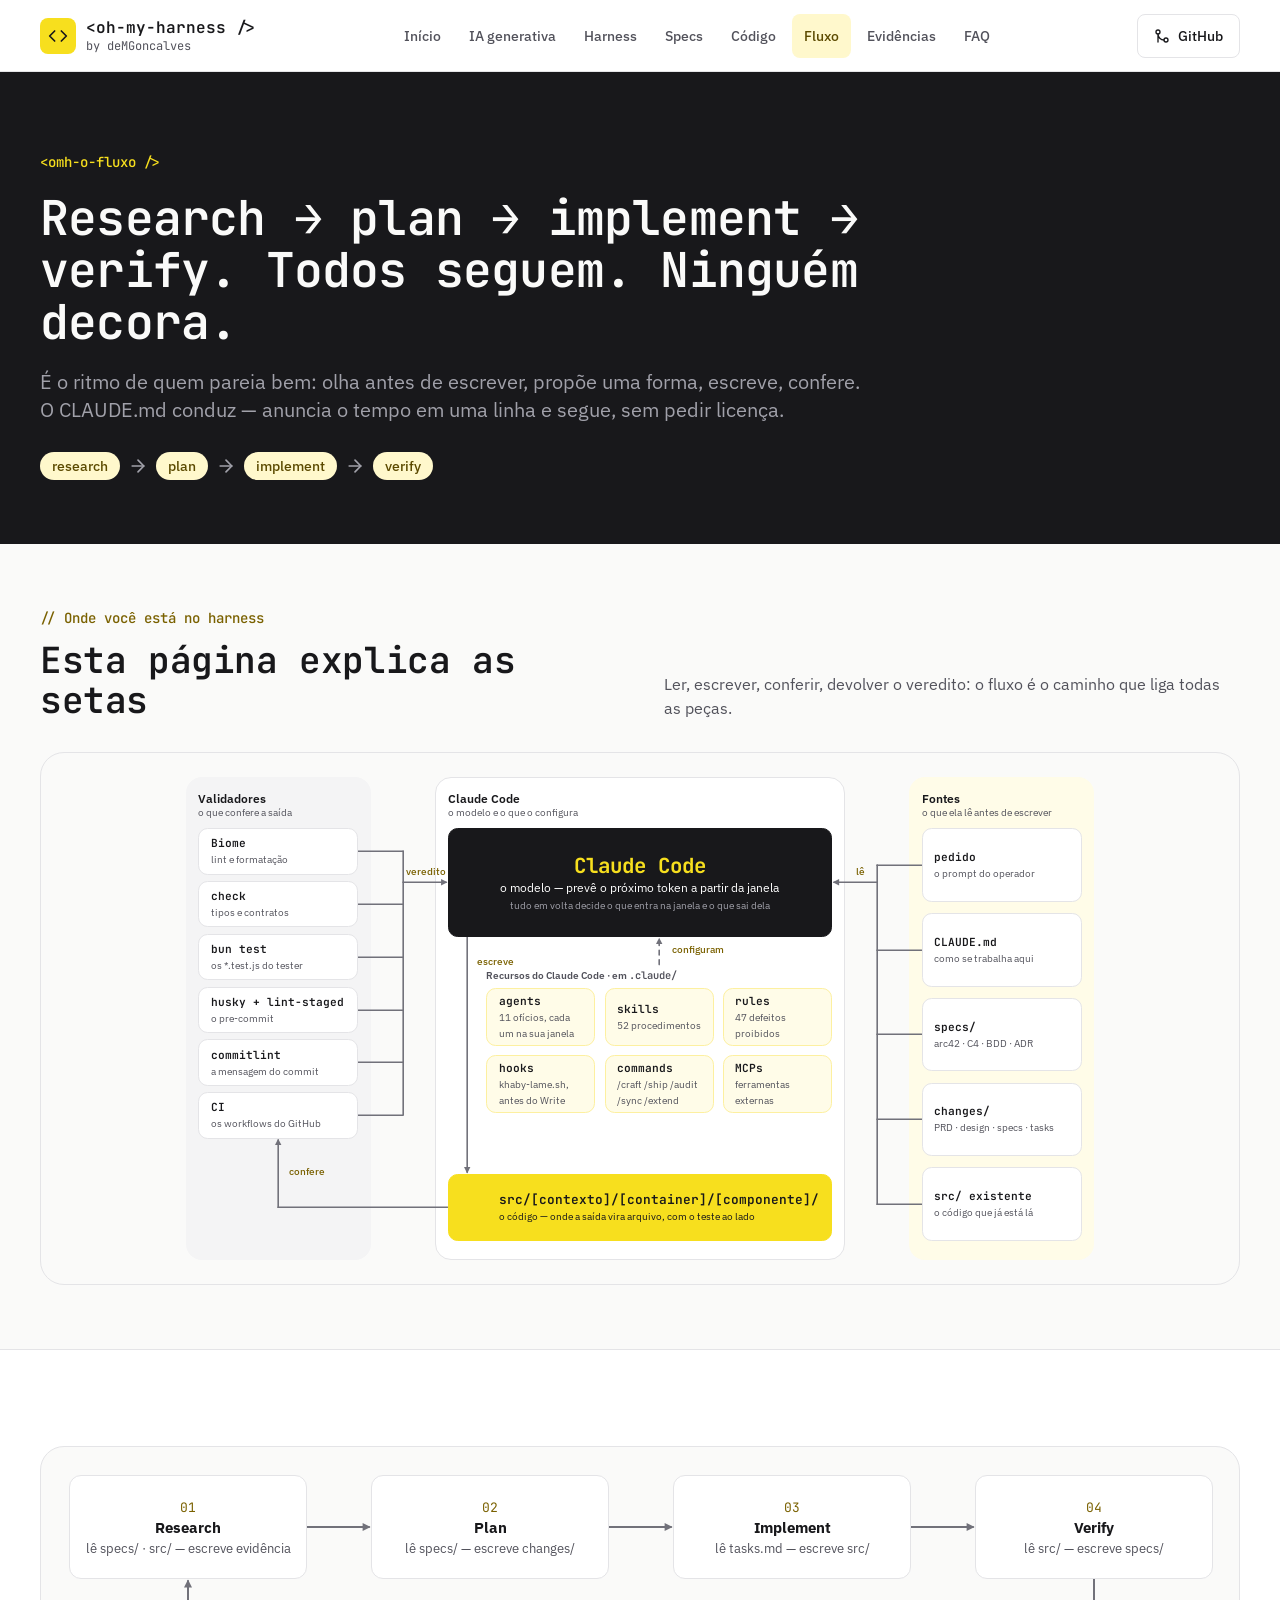
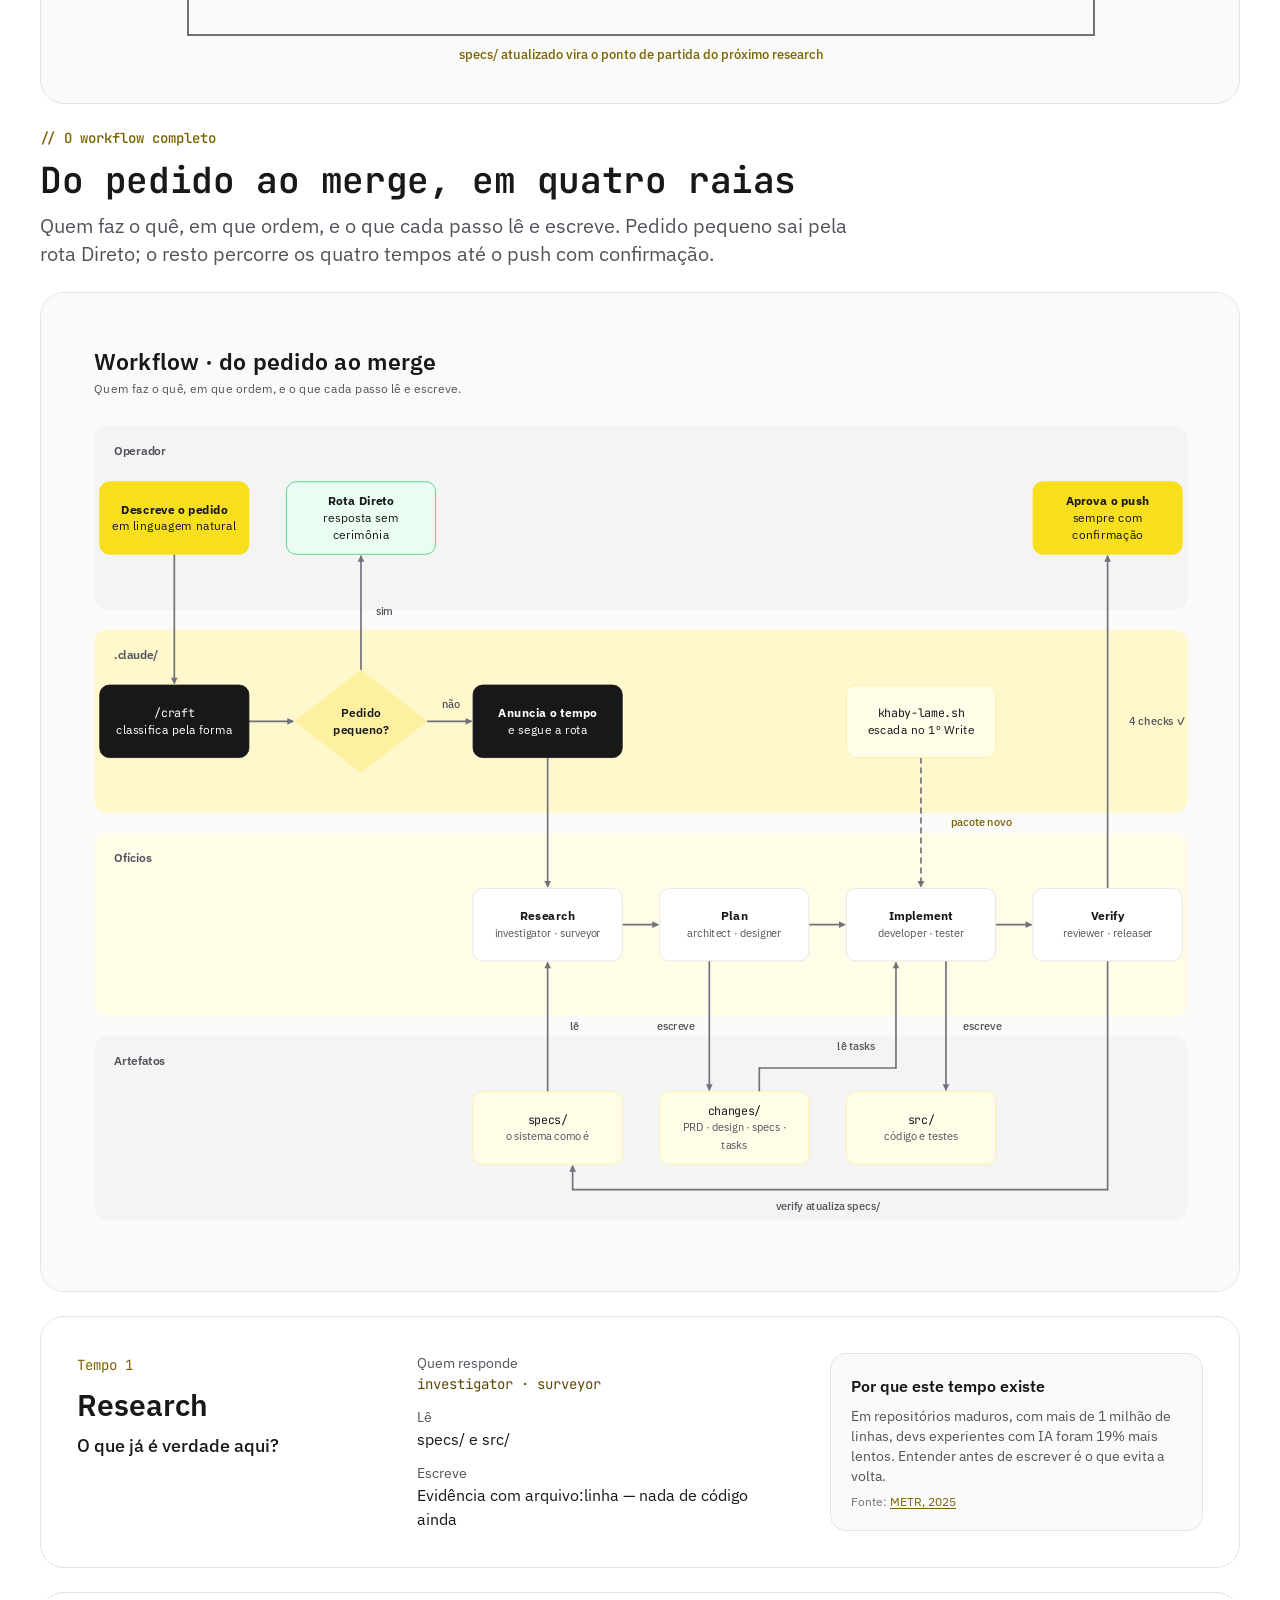
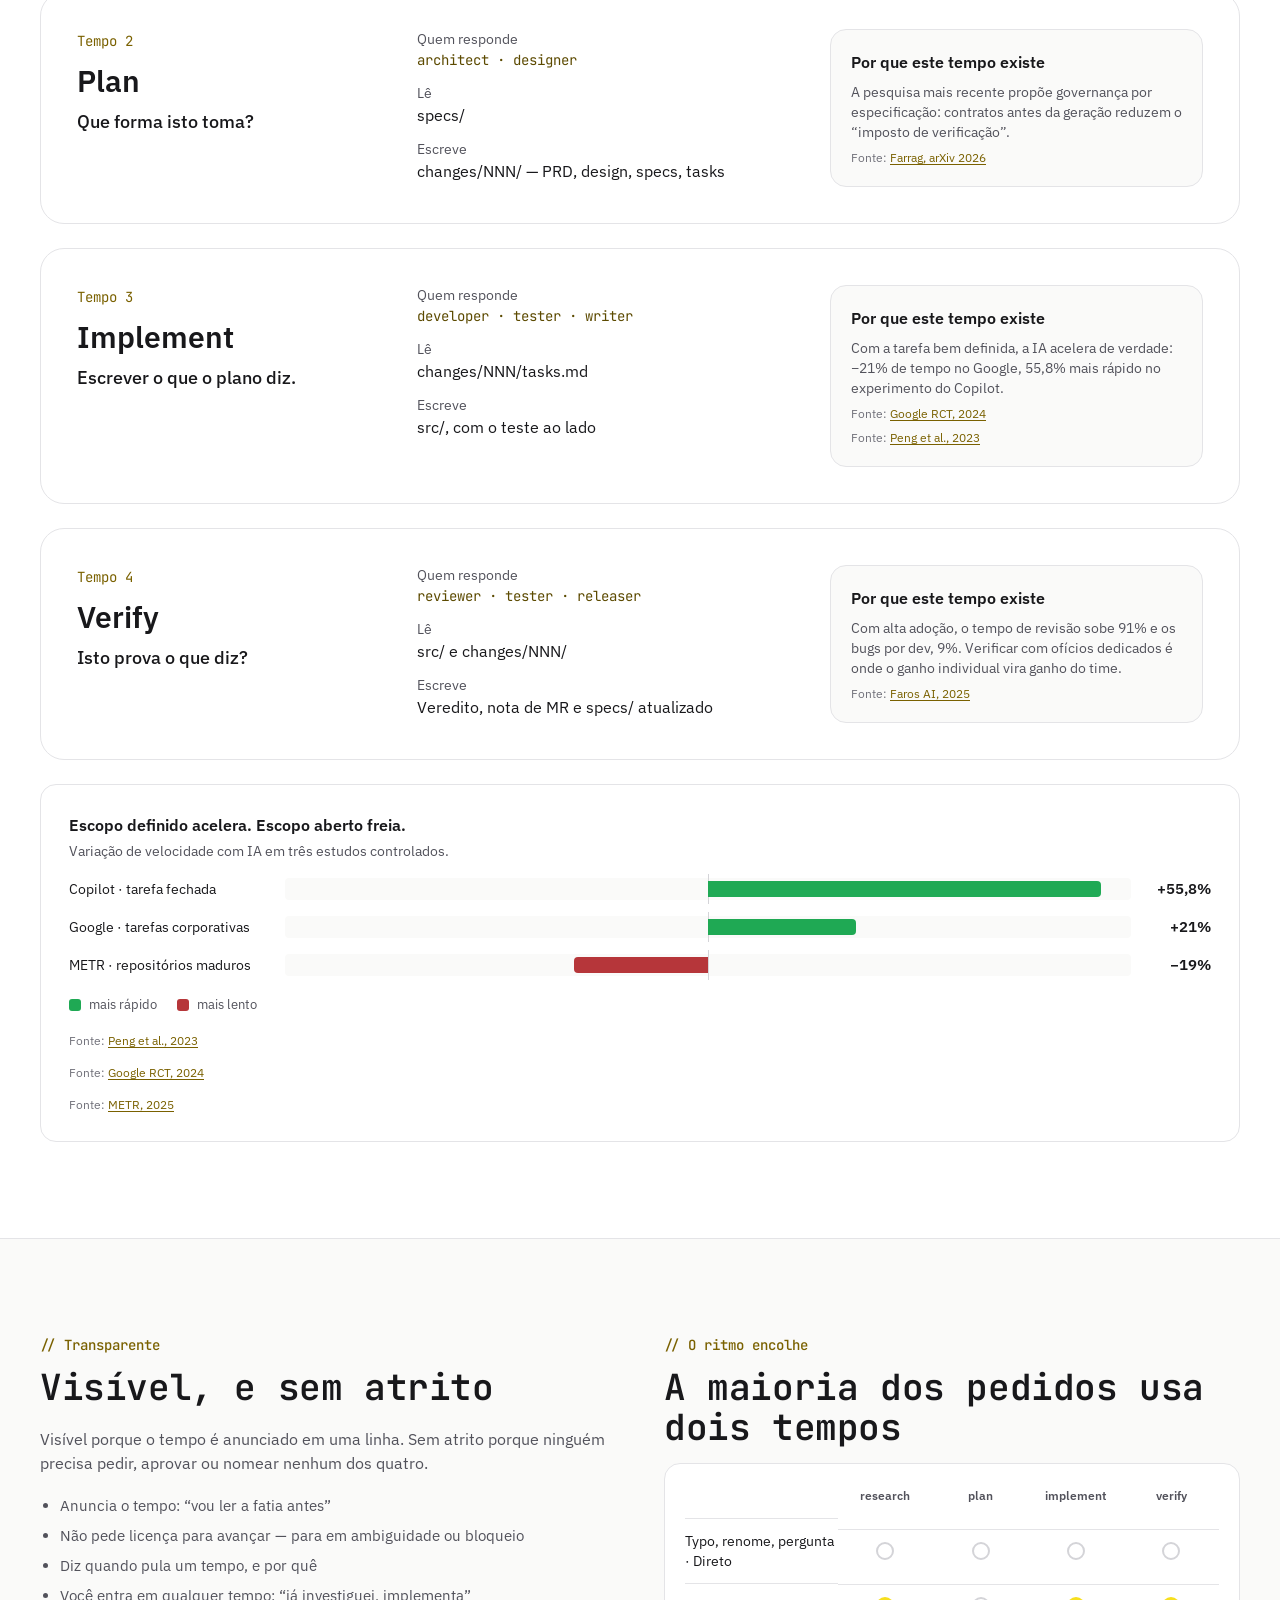
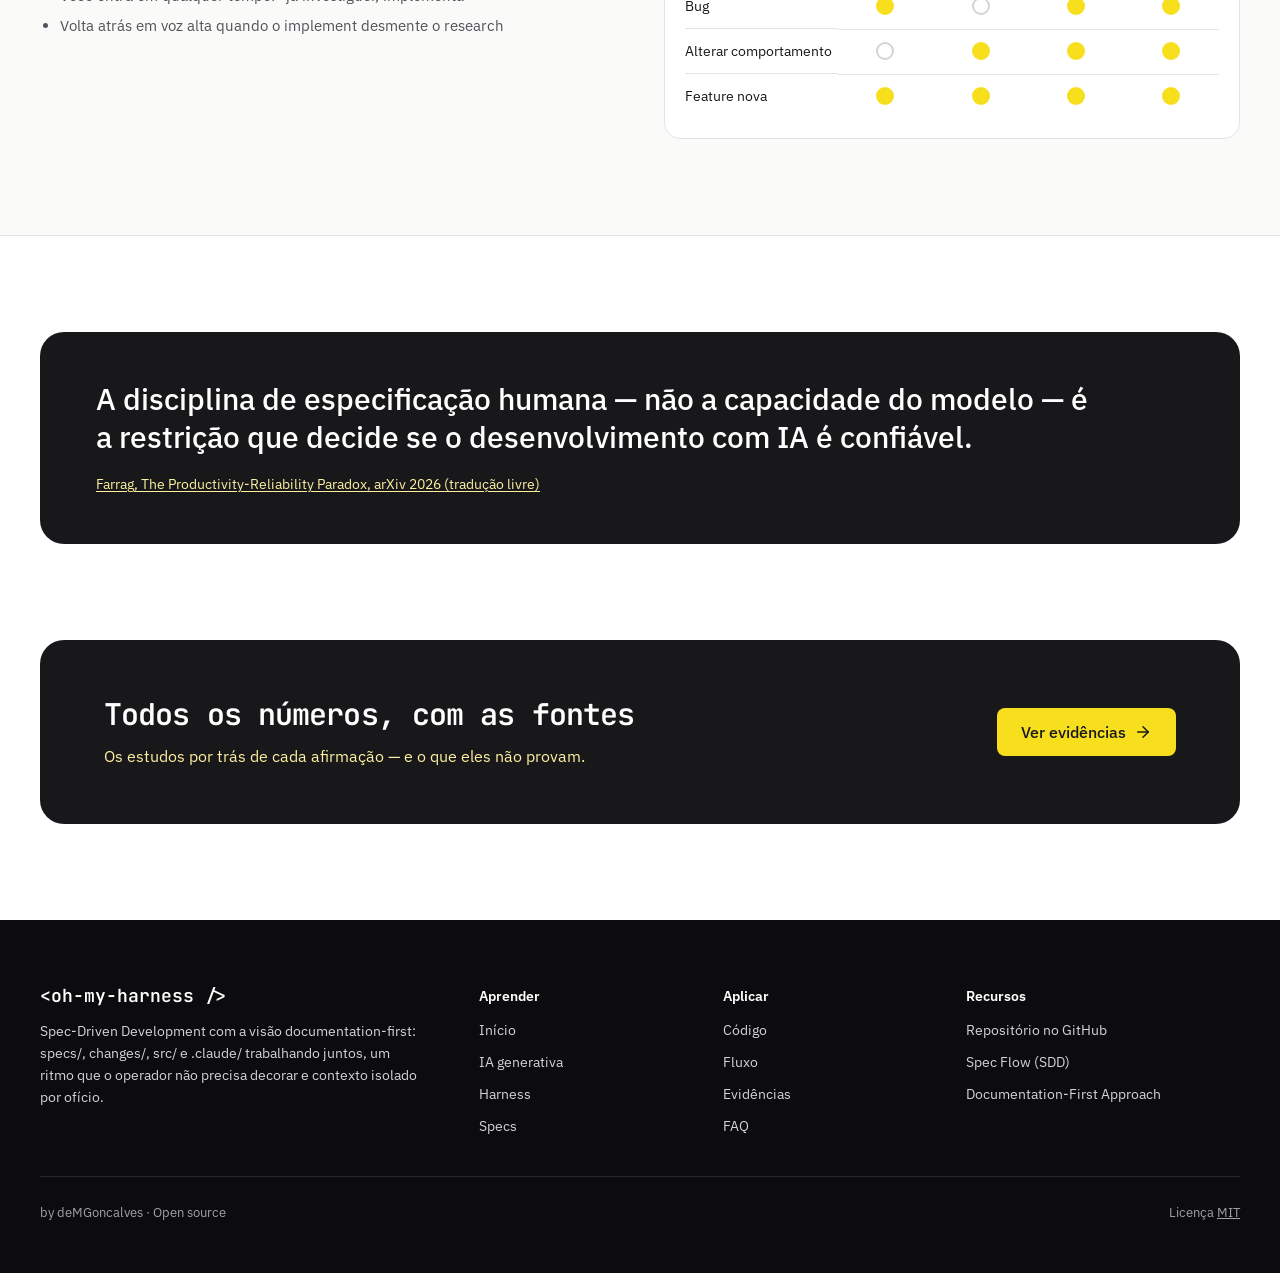
<file: docs/fluxo.html>
<!doctype html>
<html lang="pt-BR">
<head>
<meta charset="utf-8">
<meta name="viewport" content="width=device-width, initial-scale=1">
<title>O fluxo · &lt;oh-my-harness /&gt;</title>
<meta name="description" content="Um harness para o agente, uma documentação viva, um código que a IA consegue navegar e um fluxo que ninguém precisa decorar: research, plan, implement, verify.">
<meta name="theme-color" content="#f7df1e">
<link rel="icon" href="assets/favicon.svg" type="image/svg+xml">
<link rel="preconnect" href="https://fonts.googleapis.com">
<link rel="preconnect" href="https://fonts.gstatic.com" crossorigin>
<link rel="stylesheet" href="https://fonts.googleapis.com/css2?family=IBM+Plex+Sans:wght@400;500;600&amp;family=JetBrains+Mono:wght@400;500;600;700&amp;display=swap">
<link rel="stylesheet" href="assets/style.css">
</head>
<body>
<header class="site-header"><div class="site-header-in"><a class="brand" href="index.html"><span class="brand-mark"><svg width="20" height="20" viewBox="0 0 24 24" fill="none" stroke="currentColor" stroke-width="2" stroke-linecap="round" stroke-linejoin="round" aria-hidden="true"><path d="m16 18 6-6-6-6"></path><path d="m8 6-6 6 6 6"></path></svg></span><span class="brand-text"><span class="brand-name">&lt;oh-my-harness /&gt;</span><span class="brand-by">by deMGoncalves</span></span></a><input type="checkbox" id="menu" class="menu-toggle" aria-label="Abrir menu"><label for="menu" class="menu-btn" aria-hidden="true"><span></span><span></span><span></span></label><nav class="site-nav" aria-label="Principal"><a href="index.html">Início</a><a href="ia.html">IA generativa</a><a href="harness.html">Harness</a><a href="specs.html">Specs</a><a href="codigo.html">Código</a><a href="fluxo.html" aria-current="page">Fluxo</a><a href="evidencias.html">Evidências</a><a href="faq.html">FAQ</a></nav><a class="gh" href="https://github.com/deMGoncalves/oh-my-harness" target="_blank" rel="noopener"><svg width="16" height="16" viewBox="0 0 24 24" fill="none" stroke="currentColor" stroke-width="2" stroke-linecap="round" stroke-linejoin="round" aria-hidden="true"><circle cx="18" cy="18" r="3"></circle><circle cx="6" cy="6" r="3"></circle><path d="M6 21V9a9 9 0 0 0 9 9"></path></svg>GitHub</a></div></header>
<main class="omh-page">
<section style="padding: 80px var(--omh-gx) 64px; display: flex; flex-direction: column; gap: 20px; box-sizing: border-box; background: #18181B;"><p class="omh-eyebrow" style="color: #F7DF1E;">&lt;omh-o-fluxo /&gt;</p><h1 class="omh-h1s" style="max-width: 1000px; color: #FAFAF9;">Research → plan → implement → verify. Todos seguem. Ninguém decora.</h1><p class="omh-lead" style="max-width: 820px; color: #A1A1AA;">É o ritmo de quem pareia bem: olha antes de escrever, propõe uma forma, escreve, confere. O CLAUDE.md conduz — anuncia o tempo em uma linha e segue, sem pedir licença.</p><div style="display: flex; gap: 8px; align-items: center; flex-wrap: wrap; padding-top: 8px;"><span class="omh-chip">research</span><span style="color: var(--neutral-400); display: flex; align-items: center; flex-shrink: 0;"><svg width="20" height="20" viewBox="0 0 24 24" fill="none" stroke="currentColor" stroke-width="2" stroke-linecap="round" stroke-linejoin="round" aria-hidden="true"><path d="M5 12h14"></path><path d="m12 5 7 7-7 7"></path></svg></span><span class="omh-chip">plan</span><span style="color: var(--neutral-400); display: flex; align-items: center; flex-shrink: 0;"><svg width="20" height="20" viewBox="0 0 24 24" fill="none" stroke="currentColor" stroke-width="2" stroke-linecap="round" stroke-linejoin="round" aria-hidden="true"><path d="M5 12h14"></path><path d="m12 5 7 7-7 7"></path></svg></span><span class="omh-chip">implement</span><span style="color: var(--neutral-400); display: flex; align-items: center; flex-shrink: 0;"><svg width="20" height="20" viewBox="0 0 24 24" fill="none" stroke="currentColor" stroke-width="2" stroke-linecap="round" stroke-linejoin="round" aria-hidden="true"><path d="M5 12h14"></path><path d="m12 5 7 7-7 7"></path></svg></span><span class="omh-chip">verify</span></div></section><section style="padding: 64px var(--omh-gx); display: flex; flex-direction: column; gap: 32px; box-sizing: border-box; background: var(--neutral-50); border-bottom: 1px solid var(--subtle);"><div style="display: grid; grid-template-columns: 1fr 1fr; gap: 48px; align-items: end;"><div style="display: flex; flex-direction: column; gap: 12px;"><p class="omh-eyebrow">// Onde você está no harness</p><h2 class="omh-h2">Esta página explica as setas</h2></div><p class="omh-body">Ler, escrever, conferir, devolver o veredito: o fluxo é o caminho que liga todas as peças.</p></div><div style="background: #FAFAF9; border: 1px solid var(--subtle); border-radius: 24px; padding: 24px 32px;"><div class="omh-zoom" style="zoom: 0.8; width: 1136px; margin: 0 auto;"><div class="omh-fit" data-w="1136" style="position: relative; width: 1136px; height: 604px; flex-shrink: 0;"><div style="position: absolute; left: 0px; top: 0px; width: 232px; height: 604px; background: #F4F4F5; border-radius: 20px; box-sizing: border-box;"></div><div style="position: absolute; left: 904px; top: 0px; width: 232px; height: 604px; background: #FFFCE8; border-radius: 20px; box-sizing: border-box;"></div><div style="position: absolute; left: 312px; top: 0px; width: 512px; height: 604px; background: #FFFFFF; border-radius: 20px; box-sizing: border-box; border: 1px solid #E4E4E7;"></div><svg width="56" height="8" viewBox="0 0 56 8" preserveAspectRatio="none" style="position: absolute; left: 864px; top: 106px; width: 56px; height: 8px; overflow: visible; fill: none; stroke: #71717A; stroke-width: 2; stroke-linecap: round; stroke-linejoin: round;"><path d="M 56 4 L 0 4"></path></svg><svg width="56" height="8" viewBox="0 0 56 8" preserveAspectRatio="none" style="position: absolute; left: 864px; top: 212px; width: 56px; height: 8px; overflow: visible; fill: none; stroke: #71717A; stroke-width: 2; stroke-linecap: round; stroke-linejoin: round;"><path d="M 56 4 L 0 4"></path></svg><svg width="56" height="8" viewBox="0 0 56 8" preserveAspectRatio="none" style="position: absolute; left: 864px; top: 318px; width: 56px; height: 8px; overflow: visible; fill: none; stroke: #71717A; stroke-width: 2; stroke-linecap: round; stroke-linejoin: round;"><path d="M 56 4 L 0 4"></path></svg><svg width="56" height="8" viewBox="0 0 56 8" preserveAspectRatio="none" style="position: absolute; left: 864px; top: 424px; width: 56px; height: 8px; overflow: visible; fill: none; stroke: #71717A; stroke-width: 2; stroke-linecap: round; stroke-linejoin: round;"><path d="M 56 4 L 0 4"></path></svg><svg width="56" height="8" viewBox="0 0 56 8" preserveAspectRatio="none" style="position: absolute; left: 864px; top: 530px; width: 56px; height: 8px; overflow: visible; fill: none; stroke: #71717A; stroke-width: 2; stroke-linecap: round; stroke-linejoin: round;"><path d="M 56 4 L 0 4"></path></svg><svg width="8" height="424" viewBox="0 0 8 424" preserveAspectRatio="none" style="position: absolute; left: 860px; top: 110px; width: 8px; height: 424px; overflow: visible; fill: none; stroke: #71717A; stroke-width: 2; stroke-linecap: round; stroke-linejoin: round;"><path d="M 4 0 L 4 424"></path></svg><svg width="54" height="8" viewBox="0 0 54 8" preserveAspectRatio="none" style="position: absolute; left: 810px; top: 128px; width: 54px; height: 8px; overflow: visible; fill: none; stroke: #71717A; stroke-width: 2; stroke-linecap: round; stroke-linejoin: round;"><defs><marker id="dc-arrow-head-filled" orient="auto" markerWidth="5" markerHeight="5" refX="3.2" refY="2" overflow="visible"><path d="M0 0 L4 2 L0 4 Z" fill="#71717A" stroke="none" style="fill: context-stroke"/></marker></defs><path d="M 54 4 L 0 4" marker-end="url(#dc-arrow-head-filled)"></path></svg><svg width="56" height="8" viewBox="0 0 56 8" preserveAspectRatio="none" style="position: absolute; left: 216px; top: 89px; width: 56px; height: 8px; overflow: visible; fill: none; stroke: #71717A; stroke-width: 2; stroke-linecap: round; stroke-linejoin: round;"><path d="M 0 4 L 56 4"></path></svg><svg width="56" height="8" viewBox="0 0 56 8" preserveAspectRatio="none" style="position: absolute; left: 216px; top: 155px; width: 56px; height: 8px; overflow: visible; fill: none; stroke: #71717A; stroke-width: 2; stroke-linecap: round; stroke-linejoin: round;"><path d="M 0 4 L 56 4"></path></svg><svg width="56" height="8" viewBox="0 0 56 8" preserveAspectRatio="none" style="position: absolute; left: 216px; top: 221px; width: 56px; height: 8px; overflow: visible; fill: none; stroke: #71717A; stroke-width: 2; stroke-linecap: round; stroke-linejoin: round;"><path d="M 0 4 L 56 4"></path></svg><svg width="56" height="8" viewBox="0 0 56 8" preserveAspectRatio="none" style="position: absolute; left: 216px; top: 287px; width: 56px; height: 8px; overflow: visible; fill: none; stroke: #71717A; stroke-width: 2; stroke-linecap: round; stroke-linejoin: round;"><path d="M 0 4 L 56 4"></path></svg><svg width="56" height="8" viewBox="0 0 56 8" preserveAspectRatio="none" style="position: absolute; left: 216px; top: 353px; width: 56px; height: 8px; overflow: visible; fill: none; stroke: #71717A; stroke-width: 2; stroke-linecap: round; stroke-linejoin: round;"><path d="M 0 4 L 56 4"></path></svg><svg width="56" height="8" viewBox="0 0 56 8" preserveAspectRatio="none" style="position: absolute; left: 216px; top: 419px; width: 56px; height: 8px; overflow: visible; fill: none; stroke: #71717A; stroke-width: 2; stroke-linecap: round; stroke-linejoin: round;"><path d="M 0 4 L 56 4"></path></svg><svg width="8" height="330" viewBox="0 0 8 330" preserveAspectRatio="none" style="position: absolute; left: 268px; top: 93px; width: 8px; height: 330px; overflow: visible; fill: none; stroke: #71717A; stroke-width: 2; stroke-linecap: round; stroke-linejoin: round;"><path d="M 4 0 L 4 330"></path></svg><svg width="54" height="8" viewBox="0 0 54 8" preserveAspectRatio="none" style="position: absolute; left: 272px; top: 128px; width: 54px; height: 8px; overflow: visible; fill: none; stroke: #71717A; stroke-width: 2; stroke-linecap: round; stroke-linejoin: round;"><defs><marker id="dc-arrow-head-filled" orient="auto" markerWidth="5" markerHeight="5" refX="3.2" refY="2" overflow="visible"><path d="M0 0 L4 2 L0 4 Z" fill="#71717A" stroke="none" style="fill: context-stroke"/></marker></defs><path d="M 0 4 L 54 4" marker-end="url(#dc-arrow-head-filled)"></path></svg><svg width="8" height="294" viewBox="0 0 8 294" preserveAspectRatio="none" style="position: absolute; left: 348px; top: 200px; width: 8px; height: 294px; overflow: visible; fill: none; stroke: #71717A; stroke-width: 2; stroke-linecap: round; stroke-linejoin: round;"><defs><marker id="dc-arrow-head-filled" orient="auto" markerWidth="5" markerHeight="5" refX="3.2" refY="2" overflow="visible"><path d="M0 0 L4 2 L0 4 Z" fill="#71717A" stroke="none" style="fill: context-stroke"/></marker></defs><path d="M 4 0 L 4 294" marker-end="url(#dc-arrow-head-filled)"></path></svg><svg width="8" height="32" viewBox="0 0 8 32" preserveAspectRatio="none" style="position: absolute; left: 588px; top: 202px; width: 8px; height: 32px; overflow: visible; fill: none; stroke: #71717A; stroke-width: 2; stroke-linecap: round; stroke-linejoin: round; stroke-dasharray: 6 6;"><defs><marker id="dc-arrow-head-filled" orient="auto" markerWidth="5" markerHeight="5" refX="3.2" refY="2" overflow="visible"><path d="M0 0 L4 2 L0 4 Z" fill="#71717A" stroke="none" style="fill: context-stroke"/></marker></defs><path d="M 4 32 L 4 0" marker-end="url(#dc-arrow-head-filled)"></path></svg><svg width="212" height="8" viewBox="0 0 212 8" preserveAspectRatio="none" style="position: absolute; left: 116px; top: 534px; width: 212px; height: 8px; overflow: visible; fill: none; stroke: #71717A; stroke-width: 2; stroke-linecap: round; stroke-linejoin: round;"><path d="M 212 4 L 0 4"></path></svg><svg width="8" height="84" viewBox="0 0 8 84" preserveAspectRatio="none" style="position: absolute; left: 112px; top: 454px; width: 8px; height: 84px; overflow: visible; fill: none; stroke: #71717A; stroke-width: 2; stroke-linecap: round; stroke-linejoin: round;"><defs><marker id="dc-arrow-head-filled" orient="auto" markerWidth="5" markerHeight="5" refX="3.2" refY="2" overflow="visible"><path d="M0 0 L4 2 L0 4 Z" fill="#71717A" stroke="none" style="fill: context-stroke"/></marker></defs><path d="M 4 84 L 4 0" marker-end="url(#dc-arrow-head-filled)"></path></svg><div style="position: absolute; left: 16px; top: 18px; width: 200px;"><div style="font-size: 15px; line-height: 20px; font-weight: 600; color: #18181B;">Validadores</div><div style="font-size: 12px; line-height: 16px; color: #52525B;">o que confere a saída</div></div><div style="position: absolute; left: 920px; top: 18px; width: 200px;"><div style="font-size: 15px; line-height: 20px; font-weight: 600; color: #18181B;">Fontes</div><div style="font-size: 12px; line-height: 16px; color: #52525B;">o que ela lê antes de escrever</div></div><div style="position: absolute; left: 328px; top: 18px; width: 480px;"><div style="font-size: 15px; line-height: 20px; font-weight: 600; color: #18181B;">Claude Code</div><div style="font-size: 12px; line-height: 16px; color: #52525B;">o modelo e o que o configura</div></div><div style="position: absolute; left: 920px; top: 64px; width: 200px; height: 92px; box-sizing: border-box; padding: 10px 14px; display: flex; align-items: center; justify-content: center; text-align: center; font-size: 15px; line-height: 20px; border-radius: 12px; background: #FFFFFF; border: 1px solid #E4E4E7;"><span style="display: block; text-align: left; width: 100%;"><span style="font-family: 'JetBrains Mono', monospace; font-size: 14px; line-height: 20px; font-weight: 600;">pedido</span><br><span style="font-size: 12px; line-height: 16px; color: #52525B;">o prompt do operador</span></span></div><div style="position: absolute; left: 920px; top: 170px; width: 200px; height: 92px; box-sizing: border-box; padding: 10px 14px; display: flex; align-items: center; justify-content: center; text-align: center; font-size: 15px; line-height: 20px; border-radius: 12px; background: #FFFFFF; border: 1px solid #E4E4E7;"><span style="display: block; text-align: left; width: 100%;"><span style="font-family: 'JetBrains Mono', monospace; font-size: 14px; line-height: 20px; font-weight: 600;">CLAUDE.md</span><br><span style="font-size: 12px; line-height: 16px; color: #52525B;">como se trabalha aqui</span></span></div><div style="position: absolute; left: 920px; top: 276px; width: 200px; height: 92px; box-sizing: border-box; padding: 10px 14px; display: flex; align-items: center; justify-content: center; text-align: center; font-size: 15px; line-height: 20px; border-radius: 12px; background: #FFFFFF; border: 1px solid #E4E4E7;"><span style="display: block; text-align: left; width: 100%;"><span style="font-family: 'JetBrains Mono', monospace; font-size: 14px; line-height: 20px; font-weight: 600;">specs/</span><br><span style="font-size: 12px; line-height: 16px; color: #52525B;">arc42 · C4 · BDD · ADR</span></span></div><div style="position: absolute; left: 920px; top: 382px; width: 200px; height: 92px; box-sizing: border-box; padding: 10px 14px; display: flex; align-items: center; justify-content: center; text-align: center; font-size: 15px; line-height: 20px; border-radius: 12px; background: #FFFFFF; border: 1px solid #E4E4E7;"><span style="display: block; text-align: left; width: 100%;"><span style="font-family: 'JetBrains Mono', monospace; font-size: 14px; line-height: 20px; font-weight: 600;">changes/</span><br><span style="font-size: 12px; line-height: 16px; color: #52525B;">PRD · design · specs · tasks</span></span></div><div style="position: absolute; left: 920px; top: 488px; width: 200px; height: 92px; box-sizing: border-box; padding: 10px 14px; display: flex; align-items: center; justify-content: center; text-align: center; font-size: 15px; line-height: 20px; border-radius: 12px; background: #FFFFFF; border: 1px solid #E4E4E7;"><span style="display: block; text-align: left; width: 100%;"><span style="font-family: 'JetBrains Mono', monospace; font-size: 14px; line-height: 20px; font-weight: 600;">src/ existente</span><br><span style="font-size: 12px; line-height: 16px; color: #52525B;">o código que já está lá</span></span></div><div style="position: absolute; left: 16px; top: 64px; width: 200px; height: 58px; box-sizing: border-box; padding: 10px 14px; display: flex; align-items: center; justify-content: center; text-align: center; font-size: 15px; line-height: 20px; border-radius: 12px; background: #FFFFFF; border: 1px solid #E4E4E7;"><span style="display: block; text-align: left; width: 100%;"><span style="font-family: 'JetBrains Mono', monospace; font-size: 14px; line-height: 20px; font-weight: 600;">Biome</span><br><span style="font-size: 12px; line-height: 16px; color: #52525B;">lint e formatação</span></span></div><div style="position: absolute; left: 16px; top: 130px; width: 200px; height: 58px; box-sizing: border-box; padding: 10px 14px; display: flex; align-items: center; justify-content: center; text-align: center; font-size: 15px; line-height: 20px; border-radius: 12px; background: #FFFFFF; border: 1px solid #E4E4E7;"><span style="display: block; text-align: left; width: 100%;"><span style="font-family: 'JetBrains Mono', monospace; font-size: 14px; line-height: 20px; font-weight: 600;">check</span><br><span style="font-size: 12px; line-height: 16px; color: #52525B;">tipos e contratos</span></span></div><div style="position: absolute; left: 16px; top: 196px; width: 200px; height: 58px; box-sizing: border-box; padding: 10px 14px; display: flex; align-items: center; justify-content: center; text-align: center; font-size: 15px; line-height: 20px; border-radius: 12px; background: #FFFFFF; border: 1px solid #E4E4E7;"><span style="display: block; text-align: left; width: 100%;"><span style="font-family: 'JetBrains Mono', monospace; font-size: 14px; line-height: 20px; font-weight: 600;">bun test</span><br><span style="font-size: 12px; line-height: 16px; color: #52525B;">os *.test.js do tester</span></span></div><div style="position: absolute; left: 16px; top: 262px; width: 200px; height: 58px; box-sizing: border-box; padding: 10px 14px; display: flex; align-items: center; justify-content: center; text-align: center; font-size: 15px; line-height: 20px; border-radius: 12px; background: #FFFFFF; border: 1px solid #E4E4E7;"><span style="display: block; text-align: left; width: 100%;"><span style="font-family: 'JetBrains Mono', monospace; font-size: 14px; line-height: 20px; font-weight: 600;">husky + lint-staged</span><br><span style="font-size: 12px; line-height: 16px; color: #52525B;">o pre-commit</span></span></div><div style="position: absolute; left: 16px; top: 328px; width: 200px; height: 58px; box-sizing: border-box; padding: 10px 14px; display: flex; align-items: center; justify-content: center; text-align: center; font-size: 15px; line-height: 20px; border-radius: 12px; background: #FFFFFF; border: 1px solid #E4E4E7;"><span style="display: block; text-align: left; width: 100%;"><span style="font-family: 'JetBrains Mono', monospace; font-size: 14px; line-height: 20px; font-weight: 600;">commitlint</span><br><span style="font-size: 12px; line-height: 16px; color: #52525B;">a mensagem do commit</span></span></div><div style="position: absolute; left: 16px; top: 394px; width: 200px; height: 58px; box-sizing: border-box; padding: 10px 14px; display: flex; align-items: center; justify-content: center; text-align: center; font-size: 15px; line-height: 20px; border-radius: 12px; background: #FFFFFF; border: 1px solid #E4E4E7;"><span style="display: block; text-align: left; width: 100%;"><span style="font-family: 'JetBrains Mono', monospace; font-size: 14px; line-height: 20px; font-weight: 600;">CI</span><br><span style="font-size: 12px; line-height: 16px; color: #52525B;">os workflows do GitHub</span></span></div><div style="position: absolute; left: 328px; top: 64px; width: 480px; height: 136px; box-sizing: border-box; padding: 10px 14px; display: flex; align-items: center; justify-content: center; text-align: center; font-size: 15px; line-height: 20px; border-radius: 12px; background: #18181B; border: 1px solid #18181B; color: #FFFFFF;"><span style="display: block; width: 100%;"><span style="font-family: 'JetBrains Mono', monospace; font-size: 26px; line-height: 34px; font-weight: 700; color: #F7DF1E;">Claude Code</span><br><span style="font-size: 15px; line-height: 22px; color: #FFFFFF;">o modelo — prevê o próximo token a partir da janela</span><br><span style="font-size: 13px; line-height: 20px; color: #A1A1AA;">tudo em volta decide o que entra na janela e o que sai dela</span></span></div><div style="position: absolute; left: 376px; top: 240px; font-size: 13px; line-height: 16px; font-weight: 600; color: #52525B;">Recursos do Claude Code · em <span style="font-family: 'JetBrains Mono', monospace;">.claude/</span></div><div style="position: absolute; left: 376px; top: 264px; width: 136px; height: 72px; box-sizing: border-box; padding: 10px 14px; display: flex; align-items: center; justify-content: center; text-align: center; font-size: 15px; line-height: 20px; border-radius: 12px; background: #FFFCE8; border: 1px solid #FDF0A0;"><span style="display: block; text-align: left; width: 100%;"><span style="font-family: 'JetBrains Mono', monospace; font-size: 14px; line-height: 20px; font-weight: 600;">agents</span><br><span style="font-size: 12px; line-height: 16px; color: #52525B;">11 ofícios, cada um na sua janela</span></span></div><div style="position: absolute; left: 524px; top: 264px; width: 136px; height: 72px; box-sizing: border-box; padding: 10px 14px; display: flex; align-items: center; justify-content: center; text-align: center; font-size: 15px; line-height: 20px; border-radius: 12px; background: #FFFCE8; border: 1px solid #FDF0A0;"><span style="display: block; text-align: left; width: 100%;"><span style="font-family: 'JetBrains Mono', monospace; font-size: 14px; line-height: 20px; font-weight: 600;">skills</span><br><span style="font-size: 12px; line-height: 16px; color: #52525B;">52 procedimentos</span></span></div><div style="position: absolute; left: 672px; top: 264px; width: 136px; height: 72px; box-sizing: border-box; padding: 10px 14px; display: flex; align-items: center; justify-content: center; text-align: center; font-size: 15px; line-height: 20px; border-radius: 12px; background: #FFFCE8; border: 1px solid #FDF0A0;"><span style="display: block; text-align: left; width: 100%;"><span style="font-family: 'JetBrains Mono', monospace; font-size: 14px; line-height: 20px; font-weight: 600;">rules</span><br><span style="font-size: 12px; line-height: 16px; color: #52525B;">47 defeitos proibidos</span></span></div><div style="position: absolute; left: 376px; top: 348px; width: 136px; height: 72px; box-sizing: border-box; padding: 10px 14px; display: flex; align-items: center; justify-content: center; text-align: center; font-size: 15px; line-height: 20px; border-radius: 12px; background: #FFFCE8; border: 1px solid #FDF0A0;"><span style="display: block; text-align: left; width: 100%;"><span style="font-family: 'JetBrains Mono', monospace; font-size: 14px; line-height: 20px; font-weight: 600;">hooks</span><br><span style="font-size: 12px; line-height: 16px; color: #52525B;">khaby-lame.sh, antes do Write</span></span></div><div style="position: absolute; left: 524px; top: 348px; width: 136px; height: 72px; box-sizing: border-box; padding: 10px 14px; display: flex; align-items: center; justify-content: center; text-align: center; font-size: 15px; line-height: 20px; border-radius: 12px; background: #FFFCE8; border: 1px solid #FDF0A0;"><span style="display: block; text-align: left; width: 100%;"><span style="font-family: 'JetBrains Mono', monospace; font-size: 14px; line-height: 20px; font-weight: 600;">commands</span><br><span style="font-size: 12px; line-height: 16px; color: #52525B;">/craft /ship /audit /sync /extend</span></span></div><div style="position: absolute; left: 672px; top: 348px; width: 136px; height: 72px; box-sizing: border-box; padding: 10px 14px; display: flex; align-items: center; justify-content: center; text-align: center; font-size: 15px; line-height: 20px; border-radius: 12px; background: #FFFCE8; border: 1px solid #FDF0A0;"><span style="display: block; text-align: left; width: 100%;"><span style="font-family: 'JetBrains Mono', monospace; font-size: 14px; line-height: 20px; font-weight: 600;">MCPs</span><br><span style="font-size: 12px; line-height: 16px; color: #52525B;">ferramentas externas</span></span></div><div style="position: absolute; left: 328px; top: 496px; width: 480px; height: 84px; box-sizing: border-box; padding: 10px 14px 10px 62px; display: flex; align-items: center; justify-content: center; text-align: center; font-size: 15px; line-height: 20px; border-radius: 12px; background: #F7DF1E; border: 1px solid #F7DF1E; color: #18181B;"><span style="display: block; text-align: left; width: 100%;"><span style="font-family: 'JetBrains Mono', monospace; font-size: 16px; line-height: 22px; font-weight: 600;">src/[contexto]/[container]/[componente]/</span><br><span style="font-size: 12px; line-height: 16px; color: #18181B;">o código — onde a saída vira arquivo, com o teste ao lado</span></span></div><div style="position: absolute; left: 830px; top: 110px; width: 28px; text-align: center; font-size: 13px; line-height: 16px; font-weight: 500; color: #7A6100;">lê</div><div style="position: absolute; left: 274px; top: 110px; width: 54px; text-align: center; font-size: 13px; line-height: 16px; font-weight: 500; color: #7A6100;">veredito</div><div style="position: absolute; left: 360px; top: 222px; width: 56px; text-align: center; font-size: 13px; line-height: 16px; font-weight: 500; color: #7A6100;">escreve</div><div style="position: absolute; left: 600px; top: 208px; width: 80px; text-align: center; font-size: 13px; line-height: 16px; font-weight: 500; color: #7A6100;">configuram</div><div style="position: absolute; left: 124px; top: 485px; width: 56px; text-align: center; font-size: 13px; line-height: 16px; font-weight: 500; color: #7A6100;">confere</div></div><div class="omh-map-mob"><div class="mm-box mm-src"><p class="mm-t">Fontes</p><p class="mm-s">o que ela lê antes de escrever</p><div class="mm-chips"><span>pedido</span><span>CLAUDE.md</span><span>specs/</span><span>changes/</span><span>src/ existente</span></div></div><div class="mm-arrow">↓ <span>lê</span></div><div class="mm-box mm-model"><p class="mm-t">Claude Code</p><p class="mm-s">o modelo — prevê o próximo token a partir da janela</p></div><div class="mm-box mm-res"><p class="mm-t">Recursos · .claude/</p><p class="mm-s">configuram o modelo</p><div class="mm-chips"><span>agents · 11</span><span>skills · 52</span><span>rules · 47</span><span>hooks</span><span>commands · 5</span><span>MCPs</span></div></div><div class="mm-arrow">↓ <span>escreve</span></div><div class="mm-box mm-code"><p class="mm-t">src/[contexto]/[container]/[componente]/</p><p class="mm-s">onde a saída vira arquivo, com o teste ao lado</p></div><div class="mm-arrow">↓ <span>confere</span></div><div class="mm-box mm-val"><p class="mm-t">Validadores</p><p class="mm-s">o veredito volta para o modelo</p><div class="mm-chips"><span>Biome</span><span>check</span><span>bun test</span><span>husky + lint-staged</span><span>commitlint</span><span>CI</span></div></div></div></div></div></section>
<section class="omh-sec" style="gap: 24px;">
<div style="background: #FAFAF9; border: 1px solid var(--subtle); border-radius: 24px; padding: 28px;"><div class="omh-fit" data-w="1144" style="position: relative; width: 1144px; height: 200px; flex-shrink: 0;"><svg width="62" height="8" viewBox="0 0 62 8" preserveAspectRatio="none" style="position: absolute; left: 238px; top: 48px; width: 62px; height: 8px; overflow: visible; fill: none; stroke: #71717A; stroke-width: 2; stroke-linecap: round; stroke-linejoin: round;"><defs><marker id="dc-arrow-head-filled" orient="auto" markerWidth="5" markerHeight="5" refX="3.2" refY="2" overflow="visible"><path d="M0 0 L4 2 L0 4 Z" fill="#71717A" stroke="none" style="fill: context-stroke"/></marker></defs><path d="M 0 4 L 62 4" marker-end="url(#dc-arrow-head-filled)"></path></svg><svg width="62" height="8" viewBox="0 0 62 8" preserveAspectRatio="none" style="position: absolute; left: 540px; top: 48px; width: 62px; height: 8px; overflow: visible; fill: none; stroke: #71717A; stroke-width: 2; stroke-linecap: round; stroke-linejoin: round;"><defs><marker id="dc-arrow-head-filled" orient="auto" markerWidth="5" markerHeight="5" refX="3.2" refY="2" overflow="visible"><path d="M0 0 L4 2 L0 4 Z" fill="#71717A" stroke="none" style="fill: context-stroke"/></marker></defs><path d="M 0 4 L 62 4" marker-end="url(#dc-arrow-head-filled)"></path></svg><svg width="62" height="8" viewBox="0 0 62 8" preserveAspectRatio="none" style="position: absolute; left: 842px; top: 48px; width: 62px; height: 8px; overflow: visible; fill: none; stroke: #71717A; stroke-width: 2; stroke-linecap: round; stroke-linejoin: round;"><defs><marker id="dc-arrow-head-filled" orient="auto" markerWidth="5" markerHeight="5" refX="3.2" refY="2" overflow="visible"><path d="M0 0 L4 2 L0 4 Z" fill="#71717A" stroke="none" style="fill: context-stroke"/></marker></defs><path d="M 0 4 L 62 4" marker-end="url(#dc-arrow-head-filled)"></path></svg><svg width="8" height="56" viewBox="0 0 8 56" preserveAspectRatio="none" style="position: absolute; left: 1021px; top: 104px; width: 8px; height: 56px; overflow: visible; fill: none; stroke: #71717A; stroke-width: 2; stroke-linecap: round; stroke-linejoin: round;"><path d="M 4 0 L 4 56"></path></svg><svg width="906" height="8" viewBox="0 0 906 8" preserveAspectRatio="none" style="position: absolute; left: 119px; top: 156px; width: 906px; height: 8px; overflow: visible; fill: none; stroke: #71717A; stroke-width: 2; stroke-linecap: round; stroke-linejoin: round;"><path d="M 906 4 L 0 4"></path></svg><svg width="8" height="54" viewBox="0 0 8 54" preserveAspectRatio="none" style="position: absolute; left: 115px; top: 106px; width: 8px; height: 54px; overflow: visible; fill: none; stroke: #71717A; stroke-width: 2; stroke-linecap: round; stroke-linejoin: round;"><defs><marker id="dc-arrow-head-filled" orient="auto" markerWidth="5" markerHeight="5" refX="3.2" refY="2" overflow="visible"><path d="M0 0 L4 2 L0 4 Z" fill="#71717A" stroke="none" style="fill: context-stroke"/></marker></defs><path d="M 4 54 L 4 0" marker-end="url(#dc-arrow-head-filled)"></path></svg><div style="position: absolute; left: 0px; top: 0px; width: 238px; height: 104px; box-sizing: border-box; padding: 10px 14px; display: flex; align-items: center; justify-content: center; text-align: center; font-size: 15px; line-height: 20px; border-radius: 12px; background: #FFFFFF; border: 1px solid #E4E4E7;"><span><span style="font-family: var(--font-mono); font-size: 13px; color: #7A6100;">01</span><br><b>Research</b><br><span style="font-size: 13px; line-height: 18px; color: #52525B;">lê specs/ · src/ — escreve evidência</span></span></div><div style="position: absolute; left: 302px; top: 0px; width: 238px; height: 104px; box-sizing: border-box; padding: 10px 14px; display: flex; align-items: center; justify-content: center; text-align: center; font-size: 15px; line-height: 20px; border-radius: 12px; background: #FFFFFF; border: 1px solid #E4E4E7;"><span><span style="font-family: var(--font-mono); font-size: 13px; color: #7A6100;">02</span><br><b>Plan</b><br><span style="font-size: 13px; line-height: 18px; color: #52525B;">lê specs/ — escreve changes/</span></span></div><div style="position: absolute; left: 604px; top: 0px; width: 238px; height: 104px; box-sizing: border-box; padding: 10px 14px; display: flex; align-items: center; justify-content: center; text-align: center; font-size: 15px; line-height: 20px; border-radius: 12px; background: #FFFFFF; border: 1px solid #E4E4E7;"><span><span style="font-family: var(--font-mono); font-size: 13px; color: #7A6100;">03</span><br><b>Implement</b><br><span style="font-size: 13px; line-height: 18px; color: #52525B;">lê tasks.md — escreve src/</span></span></div><div style="position: absolute; left: 906px; top: 0px; width: 238px; height: 104px; box-sizing: border-box; padding: 10px 14px; display: flex; align-items: center; justify-content: center; text-align: center; font-size: 15px; line-height: 20px; border-radius: 12px; background: #FFFFFF; border: 1px solid #E4E4E7;"><span><span style="font-family: var(--font-mono); font-size: 13px; color: #7A6100;">04</span><br><b>Verify</b><br><span style="font-size: 13px; line-height: 18px; color: #52525B;">lê src/ — escreve specs/</span></span></div><div style="position: absolute; left: 328px; top: 172px; width: 488px; text-align: center; font-size: 13px; line-height: 16px; font-weight: 500; color: #7A6100;">specs/ atualizado vira o ponto de partida do próximo research</div></div></div>
<div style="display: flex; flex-direction: column; gap: 12px; max-width: 820px;"><p class="omh-eyebrow">// O workflow completo</p><h2 class="omh-h2">Do pedido ao merge, em quatro raias</h2><p class="omh-lead">Quem faz o quê, em que ordem, e o que cada passo lê e escreve. Pedido pequeno sai pela rota Direto; o resto percorre os quatro tempos até o push com confirmação.</p></div>
<div class="omh-embed" style="width: 1200px; max-width: 100%; height: 1000px; overflow: hidden; border-radius: 24px; border: 1px solid var(--subtle); background: #FAFAF9;"><div data-w="1440" data-h="1200" style="width: 1440px; height: 1200px; transform: scale(0.8333); transform-origin: 0 0;"><div style="position: relative; width: 1440px; height: 1200px; background: #FAFAF9; font-family: 'IBM Plex Sans', sans-serif; color: #18181B;"><div style="position: absolute; left: 64px; top: 160px; width: 1312px; height: 220px; background: #F4F4F5; border-radius: 16px;"></div>
<div style="position: absolute; left: 64px; top: 404px; width: 1312px; height: 220px; background: #FFF8CC; border-radius: 16px;"></div>
<div style="position: absolute; left: 64px; top: 648px; width: 1312px; height: 220px; background: #FFFCE8; border-radius: 16px;"></div>
<div style="position: absolute; left: 64px; top: 892px; width: 1312px; height: 220px; background: #F4F4F5; border-radius: 16px;"></div>
<svg width="8" height="154" viewBox="0 0 8 154" preserveAspectRatio="none" style="position: absolute; left: 156px; top: 314px; width: 8px; height: 154px; overflow: visible; fill: none; stroke: #71717A; stroke-width: 2; stroke-linecap: round; stroke-linejoin: round;"><defs><marker id="dc-arrow-head-filled" orient="auto" markerWidth="5" markerHeight="5" refX="3.2" refY="2" overflow="visible"><path d="M0 0 L4 2 L0 4 Z" fill="#71717A" stroke="none" style="fill: context-stroke"/></marker></defs><path d="M 4 0 L 4 154" marker-end="url(#dc-arrow-head-filled)"></path></svg>
<svg width="52" height="8" viewBox="0 0 52 8" preserveAspectRatio="none" style="position: absolute; left: 250px; top: 510px; width: 52px; height: 8px; overflow: visible; fill: none; stroke: #71717A; stroke-width: 2; stroke-linecap: round; stroke-linejoin: round;"><defs><marker id="dc-arrow-head-filled" orient="auto" markerWidth="5" markerHeight="5" refX="3.2" refY="2" overflow="visible"><path d="M0 0 L4 2 L0 4 Z" fill="#71717A" stroke="none" style="fill: context-stroke"/></marker></defs><path d="M 0 4 L 52 4" marker-end="url(#dc-arrow-head-filled)"></path></svg>
<svg width="8" height="136" viewBox="0 0 8 136" preserveAspectRatio="none" style="position: absolute; left: 380px; top: 316px; width: 8px; height: 136px; overflow: visible; fill: none; stroke: #71717A; stroke-width: 2; stroke-linecap: round; stroke-linejoin: round;"><defs><marker id="dc-arrow-head-filled" orient="auto" markerWidth="5" markerHeight="5" refX="3.2" refY="2" overflow="visible"><path d="M0 0 L4 2 L0 4 Z" fill="#71717A" stroke="none" style="fill: context-stroke"/></marker></defs><path d="M 4 136 L 4 0" marker-end="url(#dc-arrow-head-filled)"></path></svg>
<svg width="52" height="8" viewBox="0 0 52 8" preserveAspectRatio="none" style="position: absolute; left: 464px; top: 510px; width: 52px; height: 8px; overflow: visible; fill: none; stroke: #71717A; stroke-width: 2; stroke-linecap: round; stroke-linejoin: round;"><defs><marker id="dc-arrow-head-filled" orient="auto" markerWidth="5" markerHeight="5" refX="3.2" refY="2" overflow="visible"><path d="M0 0 L4 2 L0 4 Z" fill="#71717A" stroke="none" style="fill: context-stroke"/></marker></defs><path d="M 0 4 L 52 4" marker-end="url(#dc-arrow-head-filled)"></path></svg>
<svg width="8" height="154" viewBox="0 0 8 154" preserveAspectRatio="none" style="position: absolute; left: 604px; top: 558px; width: 8px; height: 154px; overflow: visible; fill: none; stroke: #71717A; stroke-width: 2; stroke-linecap: round; stroke-linejoin: round;"><defs><marker id="dc-arrow-head-filled" orient="auto" markerWidth="5" markerHeight="5" refX="3.2" refY="2" overflow="visible"><path d="M0 0 L4 2 L0 4 Z" fill="#71717A" stroke="none" style="fill: context-stroke"/></marker></defs><path d="M 4 0 L 4 154" marker-end="url(#dc-arrow-head-filled)"></path></svg>
<svg width="42" height="8" viewBox="0 0 42 8" preserveAspectRatio="none" style="position: absolute; left: 698px; top: 754px; width: 42px; height: 8px; overflow: visible; fill: none; stroke: #71717A; stroke-width: 2; stroke-linecap: round; stroke-linejoin: round;"><defs><marker id="dc-arrow-head-filled" orient="auto" markerWidth="5" markerHeight="5" refX="3.2" refY="2" overflow="visible"><path d="M0 0 L4 2 L0 4 Z" fill="#71717A" stroke="none" style="fill: context-stroke"/></marker></defs><path d="M 0 4 L 42 4" marker-end="url(#dc-arrow-head-filled)"></path></svg>
<svg width="42" height="8" viewBox="0 0 42 8" preserveAspectRatio="none" style="position: absolute; left: 922px; top: 754px; width: 42px; height: 8px; overflow: visible; fill: none; stroke: #71717A; stroke-width: 2; stroke-linecap: round; stroke-linejoin: round;"><defs><marker id="dc-arrow-head-filled" orient="auto" markerWidth="5" markerHeight="5" refX="3.2" refY="2" overflow="visible"><path d="M0 0 L4 2 L0 4 Z" fill="#71717A" stroke="none" style="fill: context-stroke"/></marker></defs><path d="M 0 4 L 42 4" marker-end="url(#dc-arrow-head-filled)"></path></svg>
<svg width="42" height="8" viewBox="0 0 42 8" preserveAspectRatio="none" style="position: absolute; left: 1146px; top: 754px; width: 42px; height: 8px; overflow: visible; fill: none; stroke: #71717A; stroke-width: 2; stroke-linecap: round; stroke-linejoin: round;"><defs><marker id="dc-arrow-head-filled" orient="auto" markerWidth="5" markerHeight="5" refX="3.2" refY="2" overflow="visible"><path d="M0 0 L4 2 L0 4 Z" fill="#71717A" stroke="none" style="fill: context-stroke"/></marker></defs><path d="M 0 4 L 42 4" marker-end="url(#dc-arrow-head-filled)"></path></svg>
<svg width="8" height="398" viewBox="0 0 8 398" preserveAspectRatio="none" style="position: absolute; left: 1276px; top: 316px; width: 8px; height: 398px; overflow: visible; fill: none; stroke: #71717A; stroke-width: 2; stroke-linecap: round; stroke-linejoin: round;"><defs><marker id="dc-arrow-head-filled" orient="auto" markerWidth="5" markerHeight="5" refX="3.2" refY="2" overflow="visible"><path d="M0 0 L4 2 L0 4 Z" fill="#71717A" stroke="none" style="fill: context-stroke"/></marker></defs><path d="M 4 398 L 4 0" marker-end="url(#dc-arrow-head-filled)"></path></svg>
<svg width="8" height="154" viewBox="0 0 8 154" preserveAspectRatio="none" style="position: absolute; left: 604px; top: 804px; width: 8px; height: 154px; overflow: visible; fill: none; stroke: #71717A; stroke-width: 2; stroke-linecap: round; stroke-linejoin: round;"><defs><marker id="dc-arrow-head-filled" orient="auto" markerWidth="5" markerHeight="5" refX="3.2" refY="2" overflow="visible"><path d="M0 0 L4 2 L0 4 Z" fill="#71717A" stroke="none" style="fill: context-stroke"/></marker></defs><path d="M 4 154 L 4 0" marker-end="url(#dc-arrow-head-filled)"></path></svg>
<svg width="8" height="154" viewBox="0 0 8 154" preserveAspectRatio="none" style="position: absolute; left: 798px; top: 802px; width: 8px; height: 154px; overflow: visible; fill: none; stroke: #71717A; stroke-width: 2; stroke-linecap: round; stroke-linejoin: round;"><defs><marker id="dc-arrow-head-filled" orient="auto" markerWidth="5" markerHeight="5" refX="3.2" refY="2" overflow="visible"><path d="M0 0 L4 2 L0 4 Z" fill="#71717A" stroke="none" style="fill: context-stroke"/></marker></defs><path d="M 4 0 L 4 154" marker-end="url(#dc-arrow-head-filled)"></path></svg>
<svg width="8" height="28" viewBox="0 0 8 28" preserveAspectRatio="none" style="position: absolute; left: 858px; top: 930px; width: 8px; height: 28px; overflow: visible; fill: none; stroke: #71717A; stroke-width: 2; stroke-linecap: round; stroke-linejoin: round;"><path d="M 4 28 L 4 0"></path></svg>
<svg width="164" height="8" viewBox="0 0 164 8" preserveAspectRatio="none" style="position: absolute; left: 862px; top: 926px; width: 164px; height: 8px; overflow: visible; fill: none; stroke: #71717A; stroke-width: 2; stroke-linecap: round; stroke-linejoin: round;"><path d="M 0 4 L 164 4"></path></svg>
<svg width="8" height="126" viewBox="0 0 8 126" preserveAspectRatio="none" style="position: absolute; left: 1022px; top: 804px; width: 8px; height: 126px; overflow: visible; fill: none; stroke: #71717A; stroke-width: 2; stroke-linecap: round; stroke-linejoin: round;"><defs><marker id="dc-arrow-head-filled" orient="auto" markerWidth="5" markerHeight="5" refX="3.2" refY="2" overflow="visible"><path d="M0 0 L4 2 L0 4 Z" fill="#71717A" stroke="none" style="fill: context-stroke"/></marker></defs><path d="M 4 126 L 4 0" marker-end="url(#dc-arrow-head-filled)"></path></svg>
<svg width="8" height="154" viewBox="0 0 8 154" preserveAspectRatio="none" style="position: absolute; left: 1082px; top: 802px; width: 8px; height: 154px; overflow: visible; fill: none; stroke: #71717A; stroke-width: 2; stroke-linecap: round; stroke-linejoin: round;"><defs><marker id="dc-arrow-head-filled" orient="auto" markerWidth="5" markerHeight="5" refX="3.2" refY="2" overflow="visible"><path d="M0 0 L4 2 L0 4 Z" fill="#71717A" stroke="none" style="fill: context-stroke"/></marker></defs><path d="M 4 0 L 4 154" marker-end="url(#dc-arrow-head-filled)"></path></svg>
<svg width="8" height="274" viewBox="0 0 8 274" preserveAspectRatio="none" style="position: absolute; left: 1276px; top: 802px; width: 8px; height: 274px; overflow: visible; fill: none; stroke: #71717A; stroke-width: 2; stroke-linecap: round; stroke-linejoin: round;"><path d="M 4 0 L 4 274"></path></svg>
<svg width="642" height="8" viewBox="0 0 642 8" preserveAspectRatio="none" style="position: absolute; left: 638px; top: 1072px; width: 642px; height: 8px; overflow: visible; fill: none; stroke: #71717A; stroke-width: 2; stroke-linecap: round; stroke-linejoin: round;"><path d="M 642 4 L 0 4"></path></svg>
<svg width="8" height="28" viewBox="0 0 8 28" preserveAspectRatio="none" style="position: absolute; left: 634px; top: 1048px; width: 8px; height: 28px; overflow: visible; fill: none; stroke: #71717A; stroke-width: 2; stroke-linecap: round; stroke-linejoin: round;"><defs><marker id="dc-arrow-head-filled" orient="auto" markerWidth="5" markerHeight="5" refX="3.2" refY="2" overflow="visible"><path d="M0 0 L4 2 L0 4 Z" fill="#71717A" stroke="none" style="fill: context-stroke"/></marker></defs><path d="M 4 28 L 4 0" marker-end="url(#dc-arrow-head-filled)"></path></svg>
<svg width="8" height="154" viewBox="0 0 8 154" preserveAspectRatio="none" style="position: absolute; left: 1052px; top: 558px; width: 8px; height: 154px; overflow: visible; fill: none; stroke: #71717A; stroke-width: 2; stroke-linecap: round; stroke-linejoin: round; stroke-dasharray: 6 6;"><defs><marker id="dc-arrow-head-filled" orient="auto" markerWidth="5" markerHeight="5" refX="3.2" refY="2" overflow="visible"><path d="M0 0 L4 2 L0 4 Z" fill="#71717A" stroke="none" style="fill: context-stroke"/></marker></defs><path d="M 4 0 L 4 154" marker-end="url(#dc-arrow-head-filled)"></path></svg>
<div style="position: absolute; left: 64px; top: 64px; font-size: 28px; line-height: 36px; font-weight: 600; color: #18181B;">Workflow · do pedido ao merge</div>
<div style="position: absolute; left: 64px; top: 104px; font-size: 15px; line-height: 22px; color: #52525B;">Quem faz o quê, em que ordem, e o que cada passo lê e escreve.</div>
<div style="position: absolute; left: 88px; top: 180px; font-size: 14px; line-height: 20px; font-weight: 600; color: #52525B;">Operador</div>
<div style="position: absolute; left: 88px; top: 424px; font-size: 14px; line-height: 20px; font-weight: 600; color: #52525B;">.claude/</div>
<div style="position: absolute; left: 88px; top: 668px; font-size: 14px; line-height: 20px; font-weight: 600; color: #52525B;">Ofícios</div>
<div style="position: absolute; left: 88px; top: 912px; font-size: 14px; line-height: 20px; font-weight: 600; color: #52525B;">Artefatos</div>
<div style="position: absolute; left: 70px; top: 226px; width: 180px; height: 88px; box-sizing: border-box; padding: 10px 14px; display: flex; align-items: center; justify-content: center; text-align: center; font-size: 15px; line-height: 20px; border-radius: 12px; background: #F7DF1E; border: 1px solid #F7DF1E; color: #18181B;"><span><b>Descreve o pedido</b><br>em linguagem natural</span></div>
<div style="position: absolute; left: 294px; top: 226px; width: 180px; height: 88px; box-sizing: border-box; padding: 10px 14px; display: flex; align-items: center; justify-content: center; text-align: center; font-size: 15px; line-height: 20px; border-radius: 12px; background: #E9FDF3; border: 1px solid #43CD76;"><span><b>Rota Direto</b><br>resposta sem cerimônia</span></div>
<div style="position: absolute; left: 1190px; top: 226px; width: 180px; height: 88px; box-sizing: border-box; padding: 10px 14px; display: flex; align-items: center; justify-content: center; text-align: center; font-size: 15px; line-height: 20px; border-radius: 12px; background: #F7DF1E; border: 1px solid #F7DF1E; color: #18181B;"><span><b>Aprova o push</b><br>sempre com confirmação</span></div>
<div style="position: absolute; left: 70px; top: 470px; width: 180px; height: 88px; box-sizing: border-box; padding: 10px 14px; display: flex; align-items: center; justify-content: center; text-align: center; font-size: 15px; line-height: 20px; border-radius: 12px; background: #18181B; border: 1px solid #18181B; color: #FFFFFF;"><span><span style="font-family: 'JetBrains Mono', monospace; font-size: 14px;">/craft</span><br>classifica pela forma</span></div>
<div style="position: absolute; left: 304px; top: 452px; width: 160px; height: 124px; box-sizing: border-box; padding: 24px 48px; display: flex; align-items: center; justify-content: center; text-align: center; font-size: 15px; line-height: 20px; font-weight: 600; color: #18181B; background: #FDF0A0; clip-path: polygon(50% 0, 100% 50%, 50% 100%, 0 50%);">Pedido pequeno?</div>
<div style="position: absolute; left: 518px; top: 470px; width: 180px; height: 88px; box-sizing: border-box; padding: 10px 14px; display: flex; align-items: center; justify-content: center; text-align: center; font-size: 15px; line-height: 20px; border-radius: 12px; background: #18181B; border: 1px solid #18181B; color: #FFFFFF;"><span><b>Anuncia o tempo</b><br>e segue a rota</span></div>
<div style="position: absolute; left: 966px; top: 470px; width: 180px; height: 88px; box-sizing: border-box; padding: 10px 14px; display: flex; align-items: center; justify-content: center; text-align: center; font-size: 15px; line-height: 20px; border-radius: 12px; background: #FFFCE8; border: 1px solid #FDF0A0;"><span><span style="font-family: 'JetBrains Mono', monospace; font-size: 14px;">khaby-lame.sh</span><br>escada no 1º Write</span></div>
<div style="position: absolute; left: 518px; top: 714px; width: 180px; height: 88px; box-sizing: border-box; padding: 10px 14px; display: flex; align-items: center; justify-content: center; text-align: center; font-size: 15px; line-height: 20px; border-radius: 12px; background: #FFFFFF; border: 1px solid #E4E4E7;"><span><b>Research</b><br><span style="font-size: 13px; color: #52525B;">investigator · surveyor</span></span></div>
<div style="position: absolute; left: 742px; top: 714px; width: 180px; height: 88px; box-sizing: border-box; padding: 10px 14px; display: flex; align-items: center; justify-content: center; text-align: center; font-size: 15px; line-height: 20px; border-radius: 12px; background: #FFFFFF; border: 1px solid #E4E4E7;"><span><b>Plan</b><br><span style="font-size: 13px; color: #52525B;">architect · designer</span></span></div>
<div style="position: absolute; left: 966px; top: 714px; width: 180px; height: 88px; box-sizing: border-box; padding: 10px 14px; display: flex; align-items: center; justify-content: center; text-align: center; font-size: 15px; line-height: 20px; border-radius: 12px; background: #FFFFFF; border: 1px solid #E4E4E7;"><span><b>Implement</b><br><span style="font-size: 13px; color: #52525B;">developer · tester</span></span></div>
<div style="position: absolute; left: 1190px; top: 714px; width: 180px; height: 88px; box-sizing: border-box; padding: 10px 14px; display: flex; align-items: center; justify-content: center; text-align: center; font-size: 15px; line-height: 20px; border-radius: 12px; background: #FFFFFF; border: 1px solid #E4E4E7;"><span><b>Verify</b><br><span style="font-size: 13px; color: #52525B;">reviewer · releaser</span></span></div>
<div style="position: absolute; left: 518px; top: 958px; width: 180px; height: 88px; box-sizing: border-box; padding: 10px 14px; display: flex; align-items: center; justify-content: center; text-align: center; font-size: 15px; line-height: 20px; border-radius: 12px; background: #FFFCE8; border: 1px solid #FDF0A0;"><span><span style="font-family: 'JetBrains Mono', monospace; font-size: 14px;">specs/</span><br><span style="font-size: 13px; color: #52525B;">o sistema como é</span></span></div>
<div style="position: absolute; left: 742px; top: 958px; width: 180px; height: 88px; box-sizing: border-box; padding: 10px 14px; display: flex; align-items: center; justify-content: center; text-align: center; font-size: 15px; line-height: 20px; border-radius: 12px; background: #FFFCE8; border: 1px solid #FDF0A0;"><span><span style="font-family: 'JetBrains Mono', monospace; font-size: 14px;">changes/</span><br><span style="font-size: 13px; color: #52525B;">PRD · design · specs · tasks</span></span></div>
<div style="position: absolute; left: 966px; top: 958px; width: 180px; height: 88px; box-sizing: border-box; padding: 10px 14px; display: flex; align-items: center; justify-content: center; text-align: center; font-size: 15px; line-height: 20px; border-radius: 12px; background: #FFFCE8; border: 1px solid #FDF0A0;"><span><span style="font-family: 'JetBrains Mono', monospace; font-size: 14px;">src/</span><br><span style="font-size: 13px; color: #52525B;">código e testes</span></span></div>
<div style="position: absolute; left: 396px; top: 375px; width: 32px; text-align: center; font-size: 13px; line-height: 16px; font-weight: 500; color: #52525B;">sim</div>
<div style="position: absolute; left: 472px; top: 486px; width: 40px; text-align: center; font-size: 13px; line-height: 16px; font-weight: 500; color: #52525B;">não</div>
<div style="position: absolute; left: 1292px; top: 506px; width: 96px; text-align: center; font-size: 13px; line-height: 16px; font-weight: 500; color: #52525B;">4 checks ✓</div>
<div style="position: absolute; left: 620px; top: 872px; width: 40px; text-align: center; font-size: 13px; line-height: 16px; font-weight: 500; color: #52525B;">lê</div>
<div style="position: absolute; left: 730px; top: 872px; width: 64px; text-align: center; font-size: 13px; line-height: 16px; font-weight: 500; color: #52525B;">escreve</div>
<div style="position: absolute; left: 938px; top: 896px; width: 80px; text-align: center; font-size: 13px; line-height: 16px; font-weight: 500; color: #52525B;">lê tasks</div>
<div style="position: absolute; left: 1098px; top: 872px; width: 64px; text-align: center; font-size: 13px; line-height: 16px; font-weight: 500; color: #52525B;">escreve</div>
<div style="position: absolute; left: 844px; top: 1088px; width: 200px; text-align: center; font-size: 13px; line-height: 16px; font-weight: 500; color: #52525B;">verify atualiza specs/</div>
<div style="position: absolute; left: 1068px; top: 628px; width: 120px; text-align: center; font-size: 13px; line-height: 16px; font-weight: 500; color: #7A6100;">pacote novo</div></div></div></div>
<div style="display: grid; grid-template-columns: 300px 1fr 1fr; gap: 40px; padding: 36px; border: 1px solid var(--subtle); border-radius: 24px; background: var(--background);"><div style="display: flex; flex-direction: column; gap: 10px;"><span style="font-family: var(--font-mono); font-size: 14px; color: var(--azoxo-600);">Tempo 1</span><h3 style="margin: 0; font-size: 30px; line-height: 36px; font-weight: 600; color: var(--foreground);">Research</h3><p style="margin: 0; font-size: 18px; line-height: 26px; font-weight: 500; color: var(--foreground);">O que já é verdade aqui?</p></div><div style="display: flex; flex-direction: column; gap: 12px;"><div><p class="omh-small">Quem responde</p><p style="margin: 0; font-family: var(--font-mono); font-size: 14px; line-height: 22px; color: var(--azoxo-700);">investigator · surveyor</p></div><div><p class="omh-small">Lê</p><p class="omh-body" style="color: var(--foreground);">specs/ e src/</p></div><div><p class="omh-small">Escreve</p><p class="omh-body" style="color: var(--foreground);">Evidência com arquivo:linha — nada de código ainda</p></div></div><div style="background: var(--neutral-50); border: 1px solid var(--subtle); border-radius: 16px; padding: 20px; display: flex; flex-direction: column; gap: 8px;"><p class="omh-h4">Por que este tempo existe</p><p class="omh-small">Em repositórios maduros, com mais de 1 milhão de linhas, devs experientes com IA foram 19% mais lentos. Entender antes de escrever é o que evita a volta.</p><p class="omh-src">Fonte: <a href="https://metr.org/blog/2025-07-10-early-2025-ai-experienced-os-dev-study/" class="omh-srca">METR, 2025</a></p></div></div><div style="display: grid; grid-template-columns: 300px 1fr 1fr; gap: 40px; padding: 36px; border: 1px solid var(--subtle); border-radius: 24px; background: var(--background);"><div style="display: flex; flex-direction: column; gap: 10px;"><span style="font-family: var(--font-mono); font-size: 14px; color: var(--azoxo-600);">Tempo 2</span><h3 style="margin: 0; font-size: 30px; line-height: 36px; font-weight: 600; color: var(--foreground);">Plan</h3><p style="margin: 0; font-size: 18px; line-height: 26px; font-weight: 500; color: var(--foreground);">Que forma isto toma?</p></div><div style="display: flex; flex-direction: column; gap: 12px;"><div><p class="omh-small">Quem responde</p><p style="margin: 0; font-family: var(--font-mono); font-size: 14px; line-height: 22px; color: var(--azoxo-700);">architect · designer</p></div><div><p class="omh-small">Lê</p><p class="omh-body" style="color: var(--foreground);">specs/</p></div><div><p class="omh-small">Escreve</p><p class="omh-body" style="color: var(--foreground);">changes/NNN/ — PRD, design, specs, tasks</p></div></div><div style="background: var(--neutral-50); border: 1px solid var(--subtle); border-radius: 16px; padding: 20px; display: flex; flex-direction: column; gap: 8px;"><p class="omh-h4">Por que este tempo existe</p><p class="omh-small">A pesquisa mais recente propõe governança por especificação: contratos antes da geração reduzem o “imposto de verificação”.</p><p class="omh-src">Fonte: <a href="https://arxiv.org/html/2605.01160v1" class="omh-srca">Farrag, arXiv 2026</a></p></div></div><div style="display: grid; grid-template-columns: 300px 1fr 1fr; gap: 40px; padding: 36px; border: 1px solid var(--subtle); border-radius: 24px; background: var(--background);"><div style="display: flex; flex-direction: column; gap: 10px;"><span style="font-family: var(--font-mono); font-size: 14px; color: var(--azoxo-600);">Tempo 3</span><h3 style="margin: 0; font-size: 30px; line-height: 36px; font-weight: 600; color: var(--foreground);">Implement</h3><p style="margin: 0; font-size: 18px; line-height: 26px; font-weight: 500; color: var(--foreground);">Escrever o que o plano diz.</p></div><div style="display: flex; flex-direction: column; gap: 12px;"><div><p class="omh-small">Quem responde</p><p style="margin: 0; font-family: var(--font-mono); font-size: 14px; line-height: 22px; color: var(--azoxo-700);">developer · tester · writer</p></div><div><p class="omh-small">Lê</p><p class="omh-body" style="color: var(--foreground);">changes/NNN/tasks.md</p></div><div><p class="omh-small">Escreve</p><p class="omh-body" style="color: var(--foreground);">src/, com o teste ao lado</p></div></div><div style="background: var(--neutral-50); border: 1px solid var(--subtle); border-radius: 16px; padding: 20px; display: flex; flex-direction: column; gap: 8px;"><p class="omh-h4">Por que este tempo existe</p><p class="omh-small">Com a tarefa bem definida, a IA acelera de verdade: −21% de tempo no Google, 55,8% mais rápido no experimento do Copilot.</p><p class="omh-src">Fonte: <a href="https://arxiv.org/abs/2410.12944" class="omh-srca">Google RCT, 2024</a></p><p class="omh-src">Fonte: <a href="https://arxiv.org/abs/2302.06590" class="omh-srca">Peng et al., 2023</a></p></div></div><div style="display: grid; grid-template-columns: 300px 1fr 1fr; gap: 40px; padding: 36px; border: 1px solid var(--subtle); border-radius: 24px; background: var(--background);"><div style="display: flex; flex-direction: column; gap: 10px;"><span style="font-family: var(--font-mono); font-size: 14px; color: var(--azoxo-600);">Tempo 4</span><h3 style="margin: 0; font-size: 30px; line-height: 36px; font-weight: 600; color: var(--foreground);">Verify</h3><p style="margin: 0; font-size: 18px; line-height: 26px; font-weight: 500; color: var(--foreground);">Isto prova o que diz?</p></div><div style="display: flex; flex-direction: column; gap: 12px;"><div><p class="omh-small">Quem responde</p><p style="margin: 0; font-family: var(--font-mono); font-size: 14px; line-height: 22px; color: var(--azoxo-700);">reviewer · tester · releaser</p></div><div><p class="omh-small">Lê</p><p class="omh-body" style="color: var(--foreground);">src/ e changes/NNN/</p></div><div><p class="omh-small">Escreve</p><p class="omh-body" style="color: var(--foreground);">Veredito, nota de MR e specs/ atualizado</p></div></div><div style="background: var(--neutral-50); border: 1px solid var(--subtle); border-radius: 16px; padding: 20px; display: flex; flex-direction: column; gap: 8px;"><p class="omh-h4">Por que este tempo existe</p><p class="omh-small">Com alta adoção, o tempo de revisão sobe 91% e os bugs por dev, 9%. Verificar com ofícios dedicados é onde o ganho individual vira ganho do time.</p><p class="omh-src">Fonte: <a href="https://www.faros.ai/blog/ai-software-engineering" class="omh-srca">Faros AI, 2025</a></p></div></div>
<div class="omh-card" style="padding: 28px; gap: 16px;"><div style="display: flex; flex-direction: column; gap: 4px;"><p class="omh-h4">Escopo definido acelera. Escopo aberto freia.</p><p class="omh-small">Variação de velocidade com IA em três estudos controlados.</p></div><div style="display: flex; flex-direction: column; gap: 14px;"><div style="display: grid; grid-template-columns: 200px 1fr 64px; gap: 16px; align-items: center;"><p class="omh-small" style="color: var(--foreground);">Copilot · tarefa fechada</p><div style="position: relative; height: 22px; background: var(--neutral-50); border-radius: 4px;"><div style="position: absolute; left: 50%; top: -4px; width: 1px; height: 30px; background: var(--neutral-300);"></div><div style="position: absolute; top: 3px; height: 16px; width: 46.5%; background: var(--success-600); left: 50%; border-radius: 0 4px 4px 0;"></div></div><p style="margin: 0; font-size: 15px; font-weight: 600; color: var(--foreground); text-align: right;">+55,8%</p></div><div style="display: grid; grid-template-columns: 200px 1fr 64px; gap: 16px; align-items: center;"><p class="omh-small" style="color: var(--foreground);">Google · tarefas corporativas</p><div style="position: relative; height: 22px; background: var(--neutral-50); border-radius: 4px;"><div style="position: absolute; left: 50%; top: -4px; width: 1px; height: 30px; background: var(--neutral-300);"></div><div style="position: absolute; top: 3px; height: 16px; width: 17.5%; background: var(--success-600); left: 50%; border-radius: 0 4px 4px 0;"></div></div><p style="margin: 0; font-size: 15px; font-weight: 600; color: var(--foreground); text-align: right;">+21%</p></div><div style="display: grid; grid-template-columns: 200px 1fr 64px; gap: 16px; align-items: center;"><p class="omh-small" style="color: var(--foreground);">METR · repositórios maduros</p><div style="position: relative; height: 22px; background: var(--neutral-50); border-radius: 4px;"><div style="position: absolute; left: 50%; top: -4px; width: 1px; height: 30px; background: var(--neutral-300);"></div><div style="position: absolute; top: 3px; height: 16px; width: 15.8%; background: var(--destructive-600); right: 50%; border-radius: 4px 0 0 4px;"></div></div><p style="margin: 0; font-size: 15px; font-weight: 600; color: var(--foreground); text-align: right;">−19%</p></div></div><div style="display: flex; gap: 20px; flex-wrap: wrap;"><span style="display: inline-flex; align-items: center; gap: 8px; font-size: 13px; color: var(--muted-foreground);"><span style="width: 12px; height: 12px; border-radius: 3px; background: var(--success-600);"></span>mais rápido</span><span style="display: inline-flex; align-items: center; gap: 8px; font-size: 13px; color: var(--muted-foreground);"><span style="width: 12px; height: 12px; border-radius: 3px; background: var(--destructive-600);"></span>mais lento</span></div><p class="omh-src">Fonte: <a href="https://arxiv.org/abs/2302.06590" class="omh-srca">Peng et al., 2023</a></p><p class="omh-src">Fonte: <a href="https://arxiv.org/abs/2410.12944" class="omh-srca">Google RCT, 2024</a></p><p class="omh-src">Fonte: <a href="https://metr.org/blog/2025-07-10-early-2025-ai-experienced-os-dev-study/" class="omh-srca">METR, 2025</a></p></div>
</section>

<section class="omh-sectint">
<div class="omh-g2" style="gap: 48px; align-items: start;">
<div style="display: flex; flex-direction: column; gap: 20px;">
<div style="display: flex; flex-direction: column; gap: 12px; max-width: 820px;"><p class="omh-eyebrow">// Transparente</p><h2 class="omh-h2">Visível, e sem atrito</h2></div>
<p class="omh-body">Visível porque o tempo é anunciado em uma linha. Sem atrito porque ninguém precisa pedir, aprovar ou nomear nenhum dos quatro.</p>
<ul class="omh-ul"><li>Anuncia o tempo: “vou ler a fatia antes”</li><li>Não pede licença para avançar — para em ambiguidade ou bloqueio</li><li>Diz quando pula um tempo, e por quê</li><li>Você entra em qualquer tempo: “já investiguei, implementa”</li><li>Volta atrás em voz alta quando o implement desmente o research</li></ul>
</div>
<div style="display: flex; flex-direction: column; gap: 16px;">
<div style="display: flex; flex-direction: column; gap: 12px; max-width: 820px;"><p class="omh-eyebrow">// O ritmo encolhe</p><h2 class="omh-h2">A maioria dos pedidos usa dois tempos</h2></div>
<div class="omh-card" style="padding: 20px; gap: 0;"><div style="display: grid; grid-template-columns: 1.6fr repeat(4, minmax(0, 1fr)); gap: 0; align-items: center;"><span></span><span style="justify-self: center; font-size: 12px; font-weight: 600; color: var(--muted-foreground); padding-bottom: 10px;">research</span><span style="justify-self: center; font-size: 12px; font-weight: 600; color: var(--muted-foreground); padding-bottom: 10px;">plan</span><span style="justify-self: center; font-size: 12px; font-weight: 600; color: var(--muted-foreground); padding-bottom: 10px;">implement</span><span style="justify-self: center; font-size: 12px; font-weight: 600; color: var(--muted-foreground); padding-bottom: 10px;">verify</span><p class="omh-small" style="color: var(--foreground); padding: 12px 0; border-top: 1px solid var(--subtle);">Typo, renome, pergunta · Direto</p><div style="display: flex; justify-content: center; padding: 12px 0; border-top: 1px solid var(--subtle);"><span style="justify-self: center; width: 18px; height: 18px; border-radius: 9999px; border: 2px solid var(--neutral-300); box-sizing: border-box;"></span></div><div style="display: flex; justify-content: center; padding: 12px 0; border-top: 1px solid var(--subtle);"><span style="justify-self: center; width: 18px; height: 18px; border-radius: 9999px; border: 2px solid var(--neutral-300); box-sizing: border-box;"></span></div><div style="display: flex; justify-content: center; padding: 12px 0; border-top: 1px solid var(--subtle);"><span style="justify-self: center; width: 18px; height: 18px; border-radius: 9999px; border: 2px solid var(--neutral-300); box-sizing: border-box;"></span></div><div style="display: flex; justify-content: center; padding: 12px 0; border-top: 1px solid var(--subtle);"><span style="justify-self: center; width: 18px; height: 18px; border-radius: 9999px; border: 2px solid var(--neutral-300); box-sizing: border-box;"></span></div><p class="omh-small" style="color: var(--foreground); padding: 12px 0; border-top: 1px solid var(--subtle);">Bug</p><div style="display: flex; justify-content: center; padding: 12px 0; border-top: 1px solid var(--subtle);"><span style="justify-self: center; width: 18px; height: 18px; border-radius: 9999px; background: var(--azoxo-500);"></span></div><div style="display: flex; justify-content: center; padding: 12px 0; border-top: 1px solid var(--subtle);"><span style="justify-self: center; width: 18px; height: 18px; border-radius: 9999px; border: 2px solid var(--neutral-300); box-sizing: border-box;"></span></div><div style="display: flex; justify-content: center; padding: 12px 0; border-top: 1px solid var(--subtle);"><span style="justify-self: center; width: 18px; height: 18px; border-radius: 9999px; background: var(--azoxo-500);"></span></div><div style="display: flex; justify-content: center; padding: 12px 0; border-top: 1px solid var(--subtle);"><span style="justify-self: center; width: 18px; height: 18px; border-radius: 9999px; background: var(--azoxo-500);"></span></div><p class="omh-small" style="color: var(--foreground); padding: 12px 0; border-top: 1px solid var(--subtle);">Alterar comportamento</p><div style="display: flex; justify-content: center; padding: 12px 0; border-top: 1px solid var(--subtle);"><span style="justify-self: center; width: 18px; height: 18px; border-radius: 9999px; border: 2px solid var(--neutral-300); box-sizing: border-box;"></span></div><div style="display: flex; justify-content: center; padding: 12px 0; border-top: 1px solid var(--subtle);"><span style="justify-self: center; width: 18px; height: 18px; border-radius: 9999px; background: var(--azoxo-500);"></span></div><div style="display: flex; justify-content: center; padding: 12px 0; border-top: 1px solid var(--subtle);"><span style="justify-self: center; width: 18px; height: 18px; border-radius: 9999px; background: var(--azoxo-500);"></span></div><div style="display: flex; justify-content: center; padding: 12px 0; border-top: 1px solid var(--subtle);"><span style="justify-self: center; width: 18px; height: 18px; border-radius: 9999px; background: var(--azoxo-500);"></span></div><p class="omh-small" style="color: var(--foreground); padding: 12px 0; border-top: 1px solid var(--subtle);">Feature nova</p><div style="display: flex; justify-content: center; padding: 12px 0; border-top: 1px solid var(--subtle);"><span style="justify-self: center; width: 18px; height: 18px; border-radius: 9999px; background: var(--azoxo-500);"></span></div><div style="display: flex; justify-content: center; padding: 12px 0; border-top: 1px solid var(--subtle);"><span style="justify-self: center; width: 18px; height: 18px; border-radius: 9999px; background: var(--azoxo-500);"></span></div><div style="display: flex; justify-content: center; padding: 12px 0; border-top: 1px solid var(--subtle);"><span style="justify-self: center; width: 18px; height: 18px; border-radius: 9999px; background: var(--azoxo-500);"></span></div><div style="display: flex; justify-content: center; padding: 12px 0; border-top: 1px solid var(--subtle);"><span style="justify-self: center; width: 18px; height: 18px; border-radius: 9999px; background: var(--azoxo-500);"></span></div></div></div>
</div>
</div>
</section>

<section class="omh-sec">
<div style="background: var(--azoxo-900); border-radius: 24px; padding: 48px 56px; display: flex; flex-direction: column; gap: 16px;"><p style="margin: 0; font-size: 30px; line-height: 38px; font-weight: 500; color: var(--neutral-0); max-width: 1000px;">A disciplina de especificação humana — não a capacidade do modelo — é a restrição que decide se o desenvolvimento com IA é confiável.</p><p style="margin: 0; font-size: 14px; color: var(--azoxo-200);"><a href="https://arxiv.org/html/2605.01160v1" style="color: var(--azoxo-200); text-decoration: underline; text-underline-offset: 2px;">Farrag, The Productivity-Reliability Paradox, arXiv 2026 (tradução livre)</a></p></div>
</section>
<section style="padding: 0 var(--omh-gx) 96px; box-sizing: border-box;"><div style="background: var(--azoxo-900); border-radius: 24px; padding: 56px 64px; display: flex; align-items: center; justify-content: space-between; gap: 48px;"><div style="display: flex; flex-direction: column; gap: 12px; max-width: 640px;"><h2 style="margin: 0; font-size: 30px; line-height: 36px; font-weight: 600; color: var(--neutral-0);">Todos os números, com as fontes</h2><p style="margin: 0; font-size: 16px; line-height: 24px; color: var(--azoxo-200);">Os estudos por trás de cada afirmação — e o que eles não provam.</p></div><div style="display: flex; gap: 12px; flex-shrink: 0;"><a href="evidencias.html" class="omh-btnp">Ver evidências<svg width="18" height="18" viewBox="0 0 24 24" fill="none" stroke="currentColor" stroke-width="2" stroke-linecap="round" stroke-linejoin="round" aria-hidden="true"><path d="M5 12h14"></path><path d="m12 5 7 7-7 7"></path></svg></a></div></div></section>
</main>
<footer class="site-footer"><div class="foot-grid"><div class="foot-about"><p class="foot-name">&lt;oh-my-harness /&gt;</p><p class="foot-desc">Spec-Driven Development com a visão documentation-first: specs/, changes/, src/ e .claude/ trabalhando juntos, um ritmo que o operador não precisa decorar e contexto isolado por ofício.</p></div><div class="foot-col"><p class="foot-title">Aprender</p><a href="index.html">Início</a><a href="ia.html">IA generativa</a><a href="harness.html">Harness</a><a href="specs.html">Specs</a></div><div class="foot-col"><p class="foot-title">Aplicar</p><a href="codigo.html">Código</a><a href="fluxo.html">Fluxo</a><a href="evidencias.html">Evidências</a><a href="faq.html">FAQ</a></div><div class="foot-col"><p class="foot-title">Recursos</p><a href="https://github.com/deMGoncalves/oh-my-harness">Repositório no GitHub</a><a href="https://spec-flow.demgoncalves.workers.dev/">Spec Flow (SDD)</a><a href="https://documentation-first-approach.vercel.app/pt-BR">Documentation-First Approach</a></div></div><div class="foot-bottom"><p>by deMGoncalves · Open source</p><p>Licença <a href="https://github.com/deMGoncalves/oh-my-harness/blob/main/LICENSE">MIT</a></p></div></footer>
<script>
/* encaixa os diagramas de largura fixa (desenhados a 1440px) na largura disponível */
(function () {
  function fit() {
    document.querySelectorAll('.omh-embed').forEach(function (box) {
      var inner = box.firstElementChild, W = +inner.dataset.w, H = +inner.dataset.h, s = Math.round(box.offsetWidth / W * 1e4) / 1e4;
      if (s < 0.5) { s = 0.5; box.style.overflowX = 'auto'; } inner.style.transform = 'scale(' + s + ')';
      box.style.height = Math.floor(H * Math.max(box.offsetWidth / W, 0.5) + 1e-6) + 'px';
    });
    var els = document.querySelectorAll('.omh-fit');
    els.forEach(function (e) { e.style.display = 'none'; e.style.zoom = ''; });
    var ws = [].map.call(els, function (e) { var p = e.parentElement, cs = getComputedStyle(p); return p.clientWidth - parseFloat(cs.paddingLeft) - parseFloat(cs.paddingRight); });
    els.forEach(function (e, i) { e.style.display = ''; var s = ws[i] / +e.dataset.w; if (s < 0.98) { e.style.zoom = Math.max(s, 0.6); if (s < 0.6) e.parentElement.style.overflowX = 'auto'; } });
  }
  fit();
  addEventListener('resize', fit);
})();
</script>
</body>
</html>
</file>
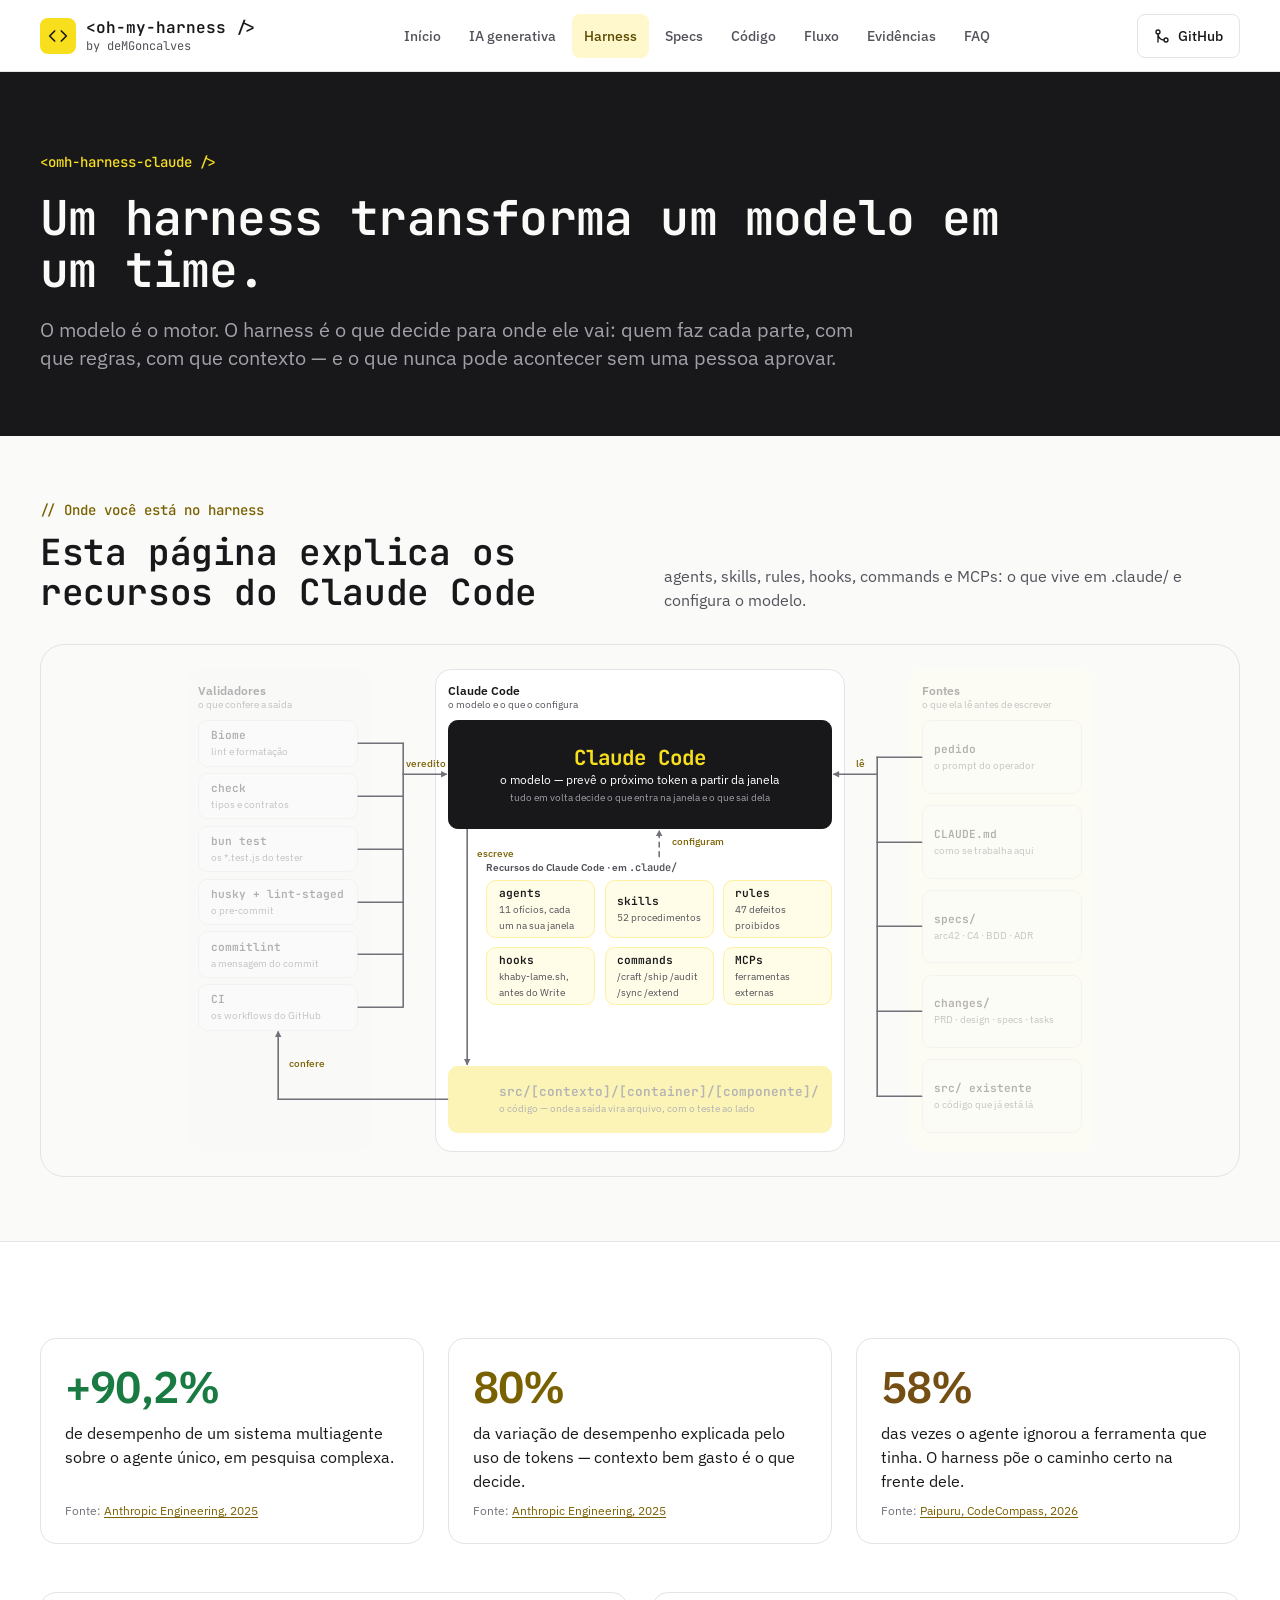
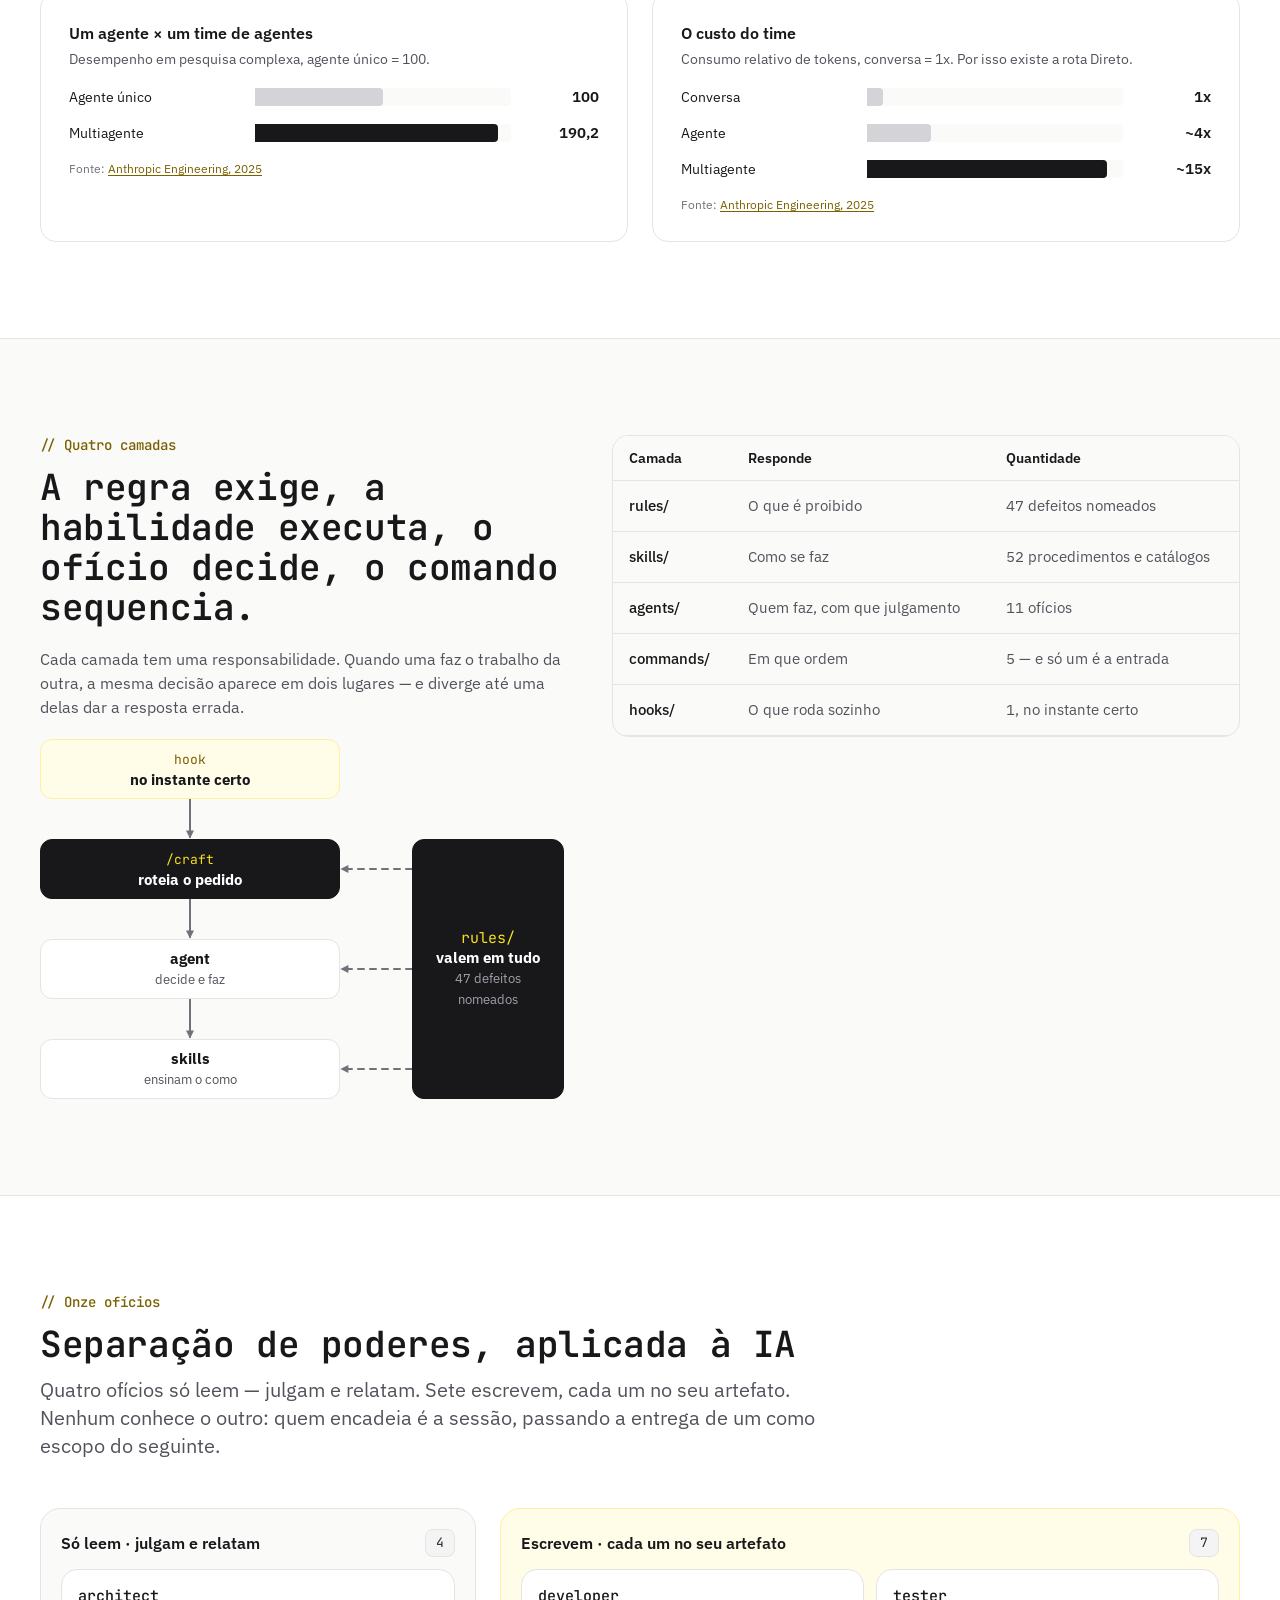
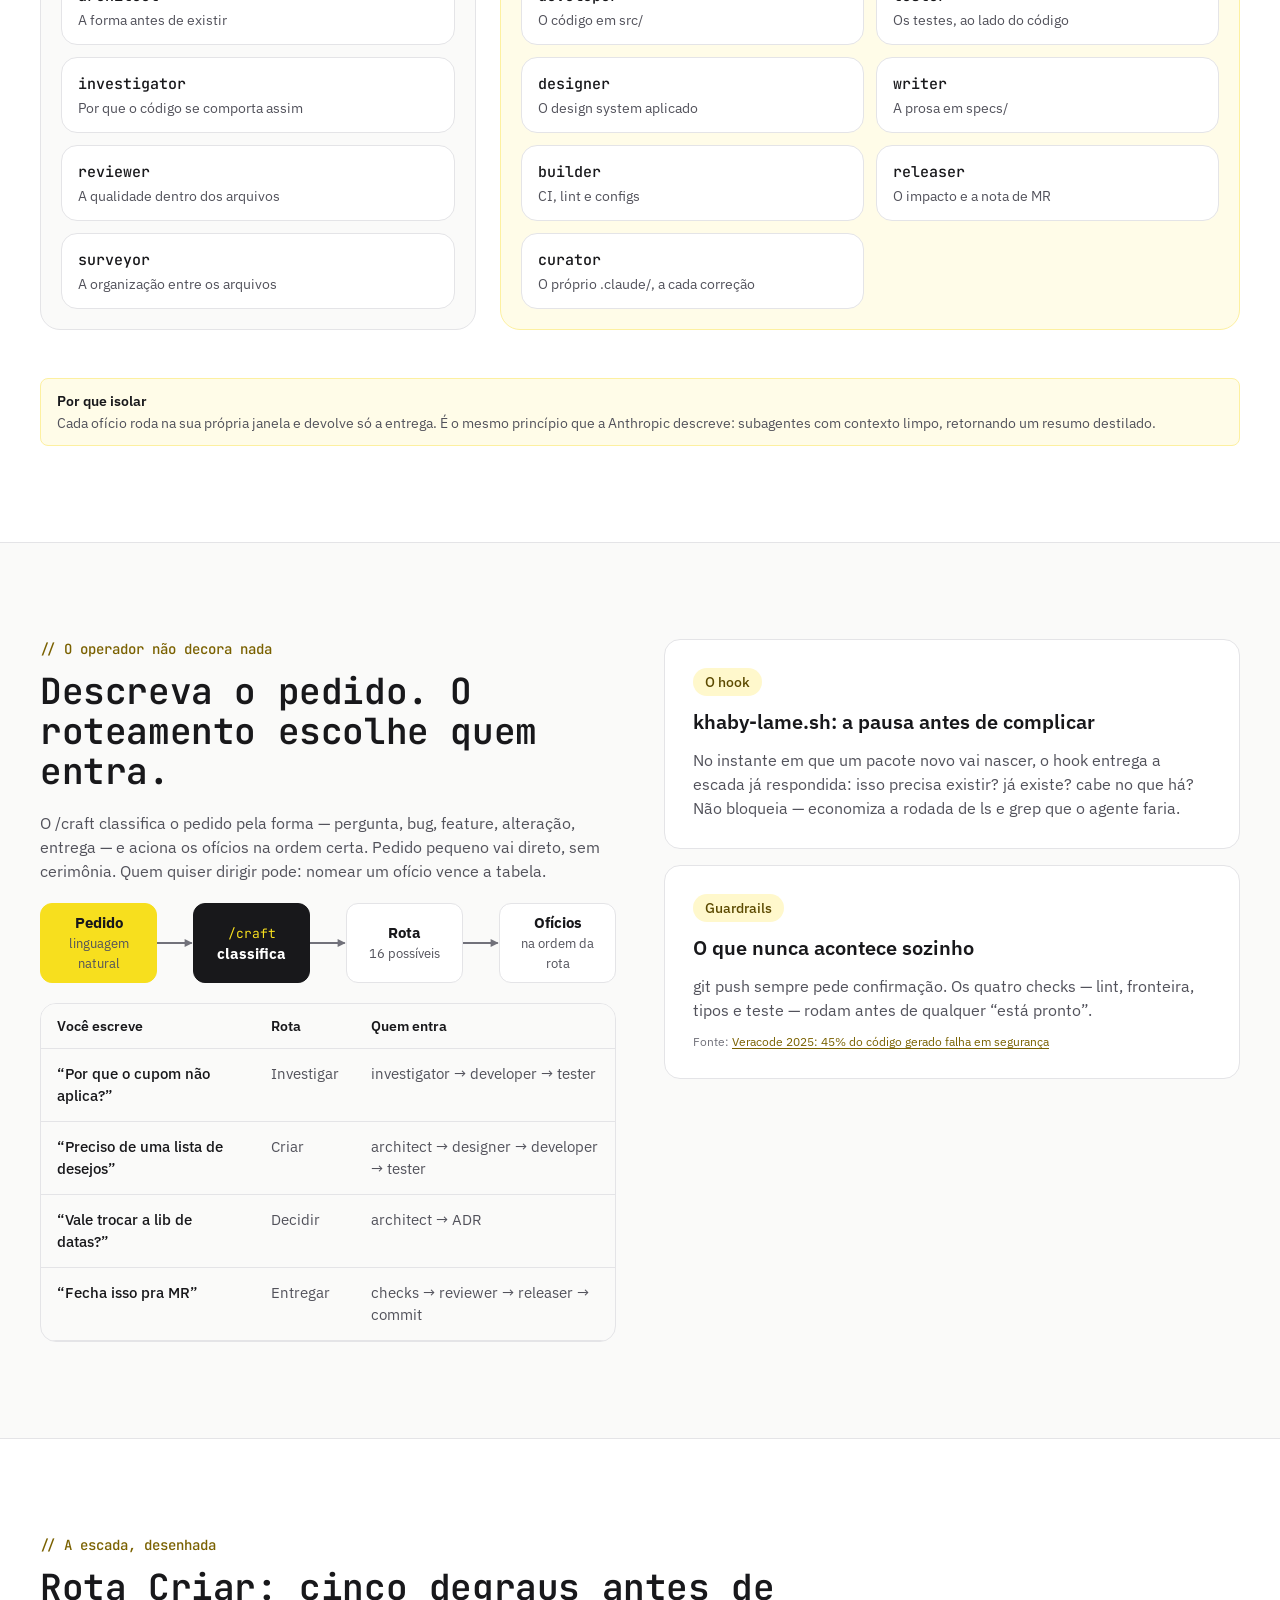
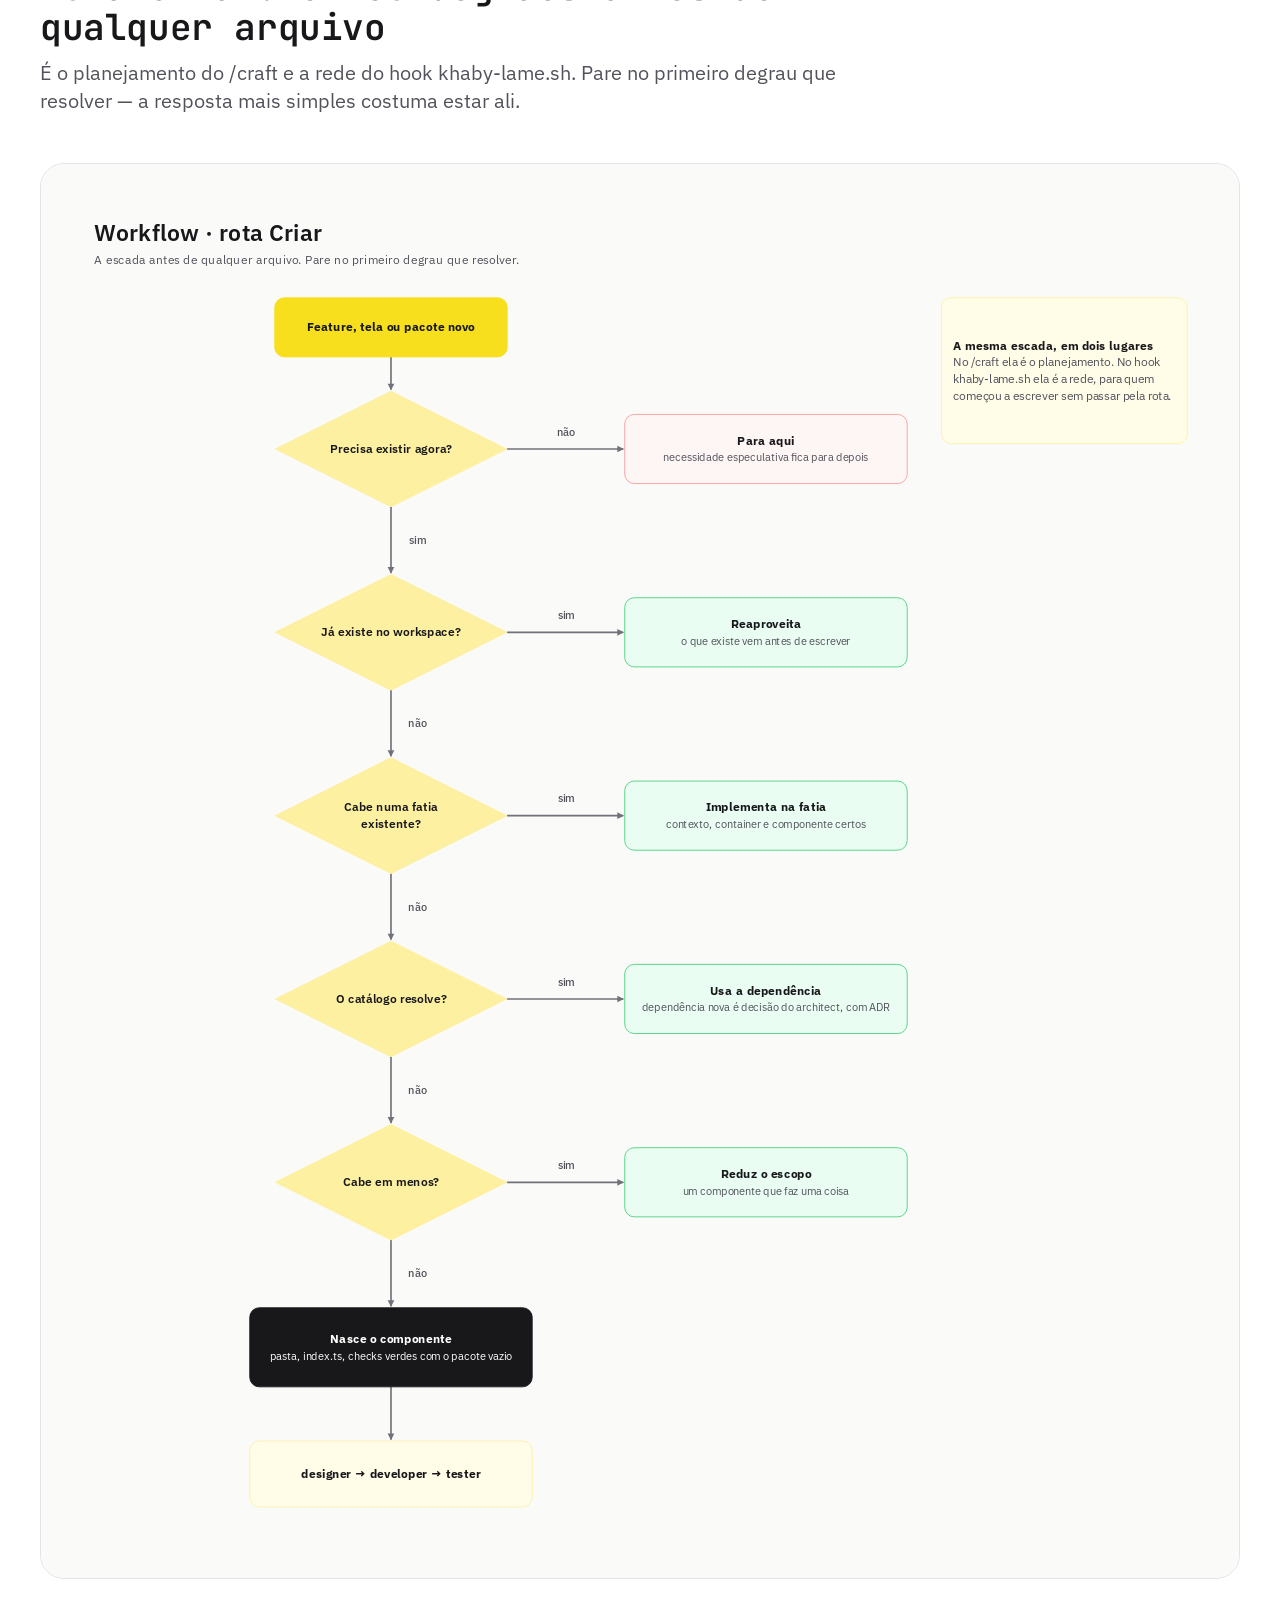
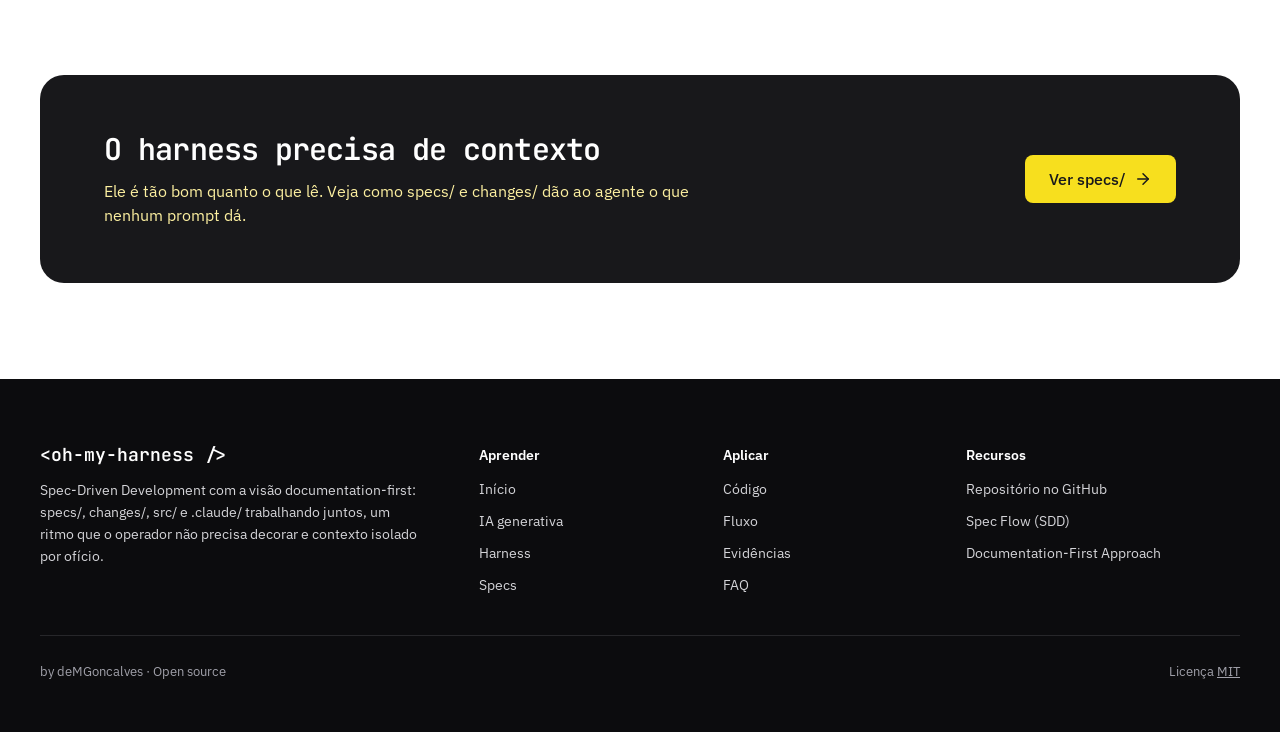
<file: docs/harness.html>
<!doctype html>
<html lang="pt-BR">
<head>
<meta charset="utf-8">
<meta name="viewport" content="width=device-width, initial-scale=1">
<title>Harness · .claude/ · &lt;oh-my-harness /&gt;</title>
<meta name="description" content="Um harness para o agente, uma documentação viva, um código que a IA consegue navegar e um fluxo que ninguém precisa decorar: research, plan, implement, verify.">
<meta name="theme-color" content="#f7df1e">
<link rel="icon" href="assets/favicon.svg" type="image/svg+xml">
<link rel="preconnect" href="https://fonts.googleapis.com">
<link rel="preconnect" href="https://fonts.gstatic.com" crossorigin>
<link rel="stylesheet" href="https://fonts.googleapis.com/css2?family=IBM+Plex+Sans:wght@400;500;600&amp;family=JetBrains+Mono:wght@400;500;600;700&amp;display=swap">
<link rel="stylesheet" href="assets/style.css">
</head>
<body>
<header class="site-header"><div class="site-header-in"><a class="brand" href="index.html"><span class="brand-mark"><svg width="20" height="20" viewBox="0 0 24 24" fill="none" stroke="currentColor" stroke-width="2" stroke-linecap="round" stroke-linejoin="round" aria-hidden="true"><path d="m16 18 6-6-6-6"></path><path d="m8 6-6 6 6 6"></path></svg></span><span class="brand-text"><span class="brand-name">&lt;oh-my-harness /&gt;</span><span class="brand-by">by deMGoncalves</span></span></a><input type="checkbox" id="menu" class="menu-toggle" aria-label="Abrir menu"><label for="menu" class="menu-btn" aria-hidden="true"><span></span><span></span><span></span></label><nav class="site-nav" aria-label="Principal"><a href="index.html">Início</a><a href="ia.html">IA generativa</a><a href="harness.html" aria-current="page">Harness</a><a href="specs.html">Specs</a><a href="codigo.html">Código</a><a href="fluxo.html">Fluxo</a><a href="evidencias.html">Evidências</a><a href="faq.html">FAQ</a></nav><a class="gh" href="https://github.com/deMGoncalves/oh-my-harness" target="_blank" rel="noopener"><svg width="16" height="16" viewBox="0 0 24 24" fill="none" stroke="currentColor" stroke-width="2" stroke-linecap="round" stroke-linejoin="round" aria-hidden="true"><circle cx="18" cy="18" r="3"></circle><circle cx="6" cy="6" r="3"></circle><path d="M6 21V9a9 9 0 0 0 9 9"></path></svg>GitHub</a></div></header>
<main class="omh-page">
<section style="padding: 80px var(--omh-gx) 64px; display: flex; flex-direction: column; gap: 20px; box-sizing: border-box; background: #18181B;"><p class="omh-eyebrow" style="color: #F7DF1E;">&lt;omh-harness-claude /&gt;</p><h1 class="omh-h1s" style="max-width: 1000px; color: #FAFAF9;">Um harness transforma um modelo em um time.</h1><p class="omh-lead" style="max-width: 820px; color: #A1A1AA;">O modelo é o motor. O harness é o que decide para onde ele vai: quem faz cada parte, com que regras, com que contexto — e o que nunca pode acontecer sem uma pessoa aprovar.</p></section><section style="padding: 64px var(--omh-gx); display: flex; flex-direction: column; gap: 32px; box-sizing: border-box; background: var(--neutral-50); border-bottom: 1px solid var(--subtle);"><div style="display: grid; grid-template-columns: 1fr 1fr; gap: 48px; align-items: end;"><div style="display: flex; flex-direction: column; gap: 12px;"><p class="omh-eyebrow">// Onde você está no harness</p><h2 class="omh-h2">Esta página explica os recursos do Claude Code</h2></div><p class="omh-body">agents, skills, rules, hooks, commands e MCPs: o que vive em .claude/ e configura o modelo.</p></div><div style="background: #FAFAF9; border: 1px solid var(--subtle); border-radius: 24px; padding: 24px 32px;"><div class="omh-zoom" style="zoom: 0.8; width: 1136px; margin: 0 auto;"><div class="omh-fit" data-w="1136" style="position: relative; width: 1136px; height: 604px; flex-shrink: 0;"><div style="position: absolute; left: 0px; top: 0px; width: 232px; height: 604px; background: #F4F4F5; border-radius: 20px; box-sizing: border-box;opacity: 0.32;"></div><div style="position: absolute; left: 904px; top: 0px; width: 232px; height: 604px; background: #FFFCE8; border-radius: 20px; box-sizing: border-box;opacity: 0.32;"></div><div style="position: absolute; left: 312px; top: 0px; width: 512px; height: 604px; background: #FFFFFF; border-radius: 20px; box-sizing: border-box; border: 1px solid #E4E4E7;"></div><svg width="56" height="8" viewBox="0 0 56 8" preserveAspectRatio="none" style="position: absolute; left: 864px; top: 106px; width: 56px; height: 8px; overflow: visible; fill: none; stroke: #71717A; stroke-width: 2; stroke-linecap: round; stroke-linejoin: round;"><path d="M 56 4 L 0 4"></path></svg><svg width="56" height="8" viewBox="0 0 56 8" preserveAspectRatio="none" style="position: absolute; left: 864px; top: 212px; width: 56px; height: 8px; overflow: visible; fill: none; stroke: #71717A; stroke-width: 2; stroke-linecap: round; stroke-linejoin: round;"><path d="M 56 4 L 0 4"></path></svg><svg width="56" height="8" viewBox="0 0 56 8" preserveAspectRatio="none" style="position: absolute; left: 864px; top: 318px; width: 56px; height: 8px; overflow: visible; fill: none; stroke: #71717A; stroke-width: 2; stroke-linecap: round; stroke-linejoin: round;"><path d="M 56 4 L 0 4"></path></svg><svg width="56" height="8" viewBox="0 0 56 8" preserveAspectRatio="none" style="position: absolute; left: 864px; top: 424px; width: 56px; height: 8px; overflow: visible; fill: none; stroke: #71717A; stroke-width: 2; stroke-linecap: round; stroke-linejoin: round;"><path d="M 56 4 L 0 4"></path></svg><svg width="56" height="8" viewBox="0 0 56 8" preserveAspectRatio="none" style="position: absolute; left: 864px; top: 530px; width: 56px; height: 8px; overflow: visible; fill: none; stroke: #71717A; stroke-width: 2; stroke-linecap: round; stroke-linejoin: round;"><path d="M 56 4 L 0 4"></path></svg><svg width="8" height="424" viewBox="0 0 8 424" preserveAspectRatio="none" style="position: absolute; left: 860px; top: 110px; width: 8px; height: 424px; overflow: visible; fill: none; stroke: #71717A; stroke-width: 2; stroke-linecap: round; stroke-linejoin: round;"><path d="M 4 0 L 4 424"></path></svg><svg width="54" height="8" viewBox="0 0 54 8" preserveAspectRatio="none" style="position: absolute; left: 810px; top: 128px; width: 54px; height: 8px; overflow: visible; fill: none; stroke: #71717A; stroke-width: 2; stroke-linecap: round; stroke-linejoin: round;"><defs><marker id="dc-arrow-head-filled" orient="auto" markerWidth="5" markerHeight="5" refX="3.2" refY="2" overflow="visible"><path d="M0 0 L4 2 L0 4 Z" fill="#71717A" stroke="none" style="fill: context-stroke"/></marker></defs><path d="M 54 4 L 0 4" marker-end="url(#dc-arrow-head-filled)"></path></svg><svg width="56" height="8" viewBox="0 0 56 8" preserveAspectRatio="none" style="position: absolute; left: 216px; top: 89px; width: 56px; height: 8px; overflow: visible; fill: none; stroke: #71717A; stroke-width: 2; stroke-linecap: round; stroke-linejoin: round;"><path d="M 0 4 L 56 4"></path></svg><svg width="56" height="8" viewBox="0 0 56 8" preserveAspectRatio="none" style="position: absolute; left: 216px; top: 155px; width: 56px; height: 8px; overflow: visible; fill: none; stroke: #71717A; stroke-width: 2; stroke-linecap: round; stroke-linejoin: round;"><path d="M 0 4 L 56 4"></path></svg><svg width="56" height="8" viewBox="0 0 56 8" preserveAspectRatio="none" style="position: absolute; left: 216px; top: 221px; width: 56px; height: 8px; overflow: visible; fill: none; stroke: #71717A; stroke-width: 2; stroke-linecap: round; stroke-linejoin: round;"><path d="M 0 4 L 56 4"></path></svg><svg width="56" height="8" viewBox="0 0 56 8" preserveAspectRatio="none" style="position: absolute; left: 216px; top: 287px; width: 56px; height: 8px; overflow: visible; fill: none; stroke: #71717A; stroke-width: 2; stroke-linecap: round; stroke-linejoin: round;"><path d="M 0 4 L 56 4"></path></svg><svg width="56" height="8" viewBox="0 0 56 8" preserveAspectRatio="none" style="position: absolute; left: 216px; top: 353px; width: 56px; height: 8px; overflow: visible; fill: none; stroke: #71717A; stroke-width: 2; stroke-linecap: round; stroke-linejoin: round;"><path d="M 0 4 L 56 4"></path></svg><svg width="56" height="8" viewBox="0 0 56 8" preserveAspectRatio="none" style="position: absolute; left: 216px; top: 419px; width: 56px; height: 8px; overflow: visible; fill: none; stroke: #71717A; stroke-width: 2; stroke-linecap: round; stroke-linejoin: round;"><path d="M 0 4 L 56 4"></path></svg><svg width="8" height="330" viewBox="0 0 8 330" preserveAspectRatio="none" style="position: absolute; left: 268px; top: 93px; width: 8px; height: 330px; overflow: visible; fill: none; stroke: #71717A; stroke-width: 2; stroke-linecap: round; stroke-linejoin: round;"><path d="M 4 0 L 4 330"></path></svg><svg width="54" height="8" viewBox="0 0 54 8" preserveAspectRatio="none" style="position: absolute; left: 272px; top: 128px; width: 54px; height: 8px; overflow: visible; fill: none; stroke: #71717A; stroke-width: 2; stroke-linecap: round; stroke-linejoin: round;"><defs><marker id="dc-arrow-head-filled" orient="auto" markerWidth="5" markerHeight="5" refX="3.2" refY="2" overflow="visible"><path d="M0 0 L4 2 L0 4 Z" fill="#71717A" stroke="none" style="fill: context-stroke"/></marker></defs><path d="M 0 4 L 54 4" marker-end="url(#dc-arrow-head-filled)"></path></svg><svg width="8" height="294" viewBox="0 0 8 294" preserveAspectRatio="none" style="position: absolute; left: 348px; top: 200px; width: 8px; height: 294px; overflow: visible; fill: none; stroke: #71717A; stroke-width: 2; stroke-linecap: round; stroke-linejoin: round;"><defs><marker id="dc-arrow-head-filled" orient="auto" markerWidth="5" markerHeight="5" refX="3.2" refY="2" overflow="visible"><path d="M0 0 L4 2 L0 4 Z" fill="#71717A" stroke="none" style="fill: context-stroke"/></marker></defs><path d="M 4 0 L 4 294" marker-end="url(#dc-arrow-head-filled)"></path></svg><svg width="8" height="32" viewBox="0 0 8 32" preserveAspectRatio="none" style="position: absolute; left: 588px; top: 202px; width: 8px; height: 32px; overflow: visible; fill: none; stroke: #71717A; stroke-width: 2; stroke-linecap: round; stroke-linejoin: round; stroke-dasharray: 6 6;"><defs><marker id="dc-arrow-head-filled" orient="auto" markerWidth="5" markerHeight="5" refX="3.2" refY="2" overflow="visible"><path d="M0 0 L4 2 L0 4 Z" fill="#71717A" stroke="none" style="fill: context-stroke"/></marker></defs><path d="M 4 32 L 4 0" marker-end="url(#dc-arrow-head-filled)"></path></svg><svg width="212" height="8" viewBox="0 0 212 8" preserveAspectRatio="none" style="position: absolute; left: 116px; top: 534px; width: 212px; height: 8px; overflow: visible; fill: none; stroke: #71717A; stroke-width: 2; stroke-linecap: round; stroke-linejoin: round;"><path d="M 212 4 L 0 4"></path></svg><svg width="8" height="84" viewBox="0 0 8 84" preserveAspectRatio="none" style="position: absolute; left: 112px; top: 454px; width: 8px; height: 84px; overflow: visible; fill: none; stroke: #71717A; stroke-width: 2; stroke-linecap: round; stroke-linejoin: round;"><defs><marker id="dc-arrow-head-filled" orient="auto" markerWidth="5" markerHeight="5" refX="3.2" refY="2" overflow="visible"><path d="M0 0 L4 2 L0 4 Z" fill="#71717A" stroke="none" style="fill: context-stroke"/></marker></defs><path d="M 4 84 L 4 0" marker-end="url(#dc-arrow-head-filled)"></path></svg><div style="position: absolute; left: 16px; top: 18px; width: 200px; opacity: 0.32;"><div style="font-size: 15px; line-height: 20px; font-weight: 600; color: #18181B;">Validadores</div><div style="font-size: 12px; line-height: 16px; color: #52525B;">o que confere a saída</div></div><div style="position: absolute; left: 920px; top: 18px; width: 200px; opacity: 0.32;"><div style="font-size: 15px; line-height: 20px; font-weight: 600; color: #18181B;">Fontes</div><div style="font-size: 12px; line-height: 16px; color: #52525B;">o que ela lê antes de escrever</div></div><div style="position: absolute; left: 328px; top: 18px; width: 480px;"><div style="font-size: 15px; line-height: 20px; font-weight: 600; color: #18181B;">Claude Code</div><div style="font-size: 12px; line-height: 16px; color: #52525B;">o modelo e o que o configura</div></div><div style="position: absolute; left: 920px; top: 64px; width: 200px; height: 92px; box-sizing: border-box; padding: 10px 14px;opacity: 0.32; display: flex; align-items: center; justify-content: center; text-align: center; font-size: 15px; line-height: 20px; border-radius: 12px; background: #FFFFFF; border: 1px solid #E4E4E7;"><span style="display: block; text-align: left; width: 100%;"><span style="font-family: 'JetBrains Mono', monospace; font-size: 14px; line-height: 20px; font-weight: 600;">pedido</span><br><span style="font-size: 12px; line-height: 16px; color: #52525B;">o prompt do operador</span></span></div><div style="position: absolute; left: 920px; top: 170px; width: 200px; height: 92px; box-sizing: border-box; padding: 10px 14px;opacity: 0.32; display: flex; align-items: center; justify-content: center; text-align: center; font-size: 15px; line-height: 20px; border-radius: 12px; background: #FFFFFF; border: 1px solid #E4E4E7;"><span style="display: block; text-align: left; width: 100%;"><span style="font-family: 'JetBrains Mono', monospace; font-size: 14px; line-height: 20px; font-weight: 600;">CLAUDE.md</span><br><span style="font-size: 12px; line-height: 16px; color: #52525B;">como se trabalha aqui</span></span></div><div style="position: absolute; left: 920px; top: 276px; width: 200px; height: 92px; box-sizing: border-box; padding: 10px 14px;opacity: 0.32; display: flex; align-items: center; justify-content: center; text-align: center; font-size: 15px; line-height: 20px; border-radius: 12px; background: #FFFFFF; border: 1px solid #E4E4E7;"><span style="display: block; text-align: left; width: 100%;"><span style="font-family: 'JetBrains Mono', monospace; font-size: 14px; line-height: 20px; font-weight: 600;">specs/</span><br><span style="font-size: 12px; line-height: 16px; color: #52525B;">arc42 · C4 · BDD · ADR</span></span></div><div style="position: absolute; left: 920px; top: 382px; width: 200px; height: 92px; box-sizing: border-box; padding: 10px 14px;opacity: 0.32; display: flex; align-items: center; justify-content: center; text-align: center; font-size: 15px; line-height: 20px; border-radius: 12px; background: #FFFFFF; border: 1px solid #E4E4E7;"><span style="display: block; text-align: left; width: 100%;"><span style="font-family: 'JetBrains Mono', monospace; font-size: 14px; line-height: 20px; font-weight: 600;">changes/</span><br><span style="font-size: 12px; line-height: 16px; color: #52525B;">PRD · design · specs · tasks</span></span></div><div style="position: absolute; left: 920px; top: 488px; width: 200px; height: 92px; box-sizing: border-box; padding: 10px 14px;opacity: 0.32; display: flex; align-items: center; justify-content: center; text-align: center; font-size: 15px; line-height: 20px; border-radius: 12px; background: #FFFFFF; border: 1px solid #E4E4E7;"><span style="display: block; text-align: left; width: 100%;"><span style="font-family: 'JetBrains Mono', monospace; font-size: 14px; line-height: 20px; font-weight: 600;">src/ existente</span><br><span style="font-size: 12px; line-height: 16px; color: #52525B;">o código que já está lá</span></span></div><div style="position: absolute; left: 16px; top: 64px; width: 200px; height: 58px; box-sizing: border-box; padding: 10px 14px;opacity: 0.32; display: flex; align-items: center; justify-content: center; text-align: center; font-size: 15px; line-height: 20px; border-radius: 12px; background: #FFFFFF; border: 1px solid #E4E4E7;"><span style="display: block; text-align: left; width: 100%;"><span style="font-family: 'JetBrains Mono', monospace; font-size: 14px; line-height: 20px; font-weight: 600;">Biome</span><br><span style="font-size: 12px; line-height: 16px; color: #52525B;">lint e formatação</span></span></div><div style="position: absolute; left: 16px; top: 130px; width: 200px; height: 58px; box-sizing: border-box; padding: 10px 14px;opacity: 0.32; display: flex; align-items: center; justify-content: center; text-align: center; font-size: 15px; line-height: 20px; border-radius: 12px; background: #FFFFFF; border: 1px solid #E4E4E7;"><span style="display: block; text-align: left; width: 100%;"><span style="font-family: 'JetBrains Mono', monospace; font-size: 14px; line-height: 20px; font-weight: 600;">check</span><br><span style="font-size: 12px; line-height: 16px; color: #52525B;">tipos e contratos</span></span></div><div style="position: absolute; left: 16px; top: 196px; width: 200px; height: 58px; box-sizing: border-box; padding: 10px 14px;opacity: 0.32; display: flex; align-items: center; justify-content: center; text-align: center; font-size: 15px; line-height: 20px; border-radius: 12px; background: #FFFFFF; border: 1px solid #E4E4E7;"><span style="display: block; text-align: left; width: 100%;"><span style="font-family: 'JetBrains Mono', monospace; font-size: 14px; line-height: 20px; font-weight: 600;">bun test</span><br><span style="font-size: 12px; line-height: 16px; color: #52525B;">os *.test.js do tester</span></span></div><div style="position: absolute; left: 16px; top: 262px; width: 200px; height: 58px; box-sizing: border-box; padding: 10px 14px;opacity: 0.32; display: flex; align-items: center; justify-content: center; text-align: center; font-size: 15px; line-height: 20px; border-radius: 12px; background: #FFFFFF; border: 1px solid #E4E4E7;"><span style="display: block; text-align: left; width: 100%;"><span style="font-family: 'JetBrains Mono', monospace; font-size: 14px; line-height: 20px; font-weight: 600;">husky + lint-staged</span><br><span style="font-size: 12px; line-height: 16px; color: #52525B;">o pre-commit</span></span></div><div style="position: absolute; left: 16px; top: 328px; width: 200px; height: 58px; box-sizing: border-box; padding: 10px 14px;opacity: 0.32; display: flex; align-items: center; justify-content: center; text-align: center; font-size: 15px; line-height: 20px; border-radius: 12px; background: #FFFFFF; border: 1px solid #E4E4E7;"><span style="display: block; text-align: left; width: 100%;"><span style="font-family: 'JetBrains Mono', monospace; font-size: 14px; line-height: 20px; font-weight: 600;">commitlint</span><br><span style="font-size: 12px; line-height: 16px; color: #52525B;">a mensagem do commit</span></span></div><div style="position: absolute; left: 16px; top: 394px; width: 200px; height: 58px; box-sizing: border-box; padding: 10px 14px;opacity: 0.32; display: flex; align-items: center; justify-content: center; text-align: center; font-size: 15px; line-height: 20px; border-radius: 12px; background: #FFFFFF; border: 1px solid #E4E4E7;"><span style="display: block; text-align: left; width: 100%;"><span style="font-family: 'JetBrains Mono', monospace; font-size: 14px; line-height: 20px; font-weight: 600;">CI</span><br><span style="font-size: 12px; line-height: 16px; color: #52525B;">os workflows do GitHub</span></span></div><div style="position: absolute; left: 328px; top: 64px; width: 480px; height: 136px; box-sizing: border-box; padding: 10px 14px; display: flex; align-items: center; justify-content: center; text-align: center; font-size: 15px; line-height: 20px; border-radius: 12px; background: #18181B; border: 1px solid #18181B; color: #FFFFFF;"><span style="display: block; width: 100%;"><span style="font-family: 'JetBrains Mono', monospace; font-size: 26px; line-height: 34px; font-weight: 700; color: #F7DF1E;">Claude Code</span><br><span style="font-size: 15px; line-height: 22px; color: #FFFFFF;">o modelo — prevê o próximo token a partir da janela</span><br><span style="font-size: 13px; line-height: 20px; color: #A1A1AA;">tudo em volta decide o que entra na janela e o que sai dela</span></span></div><div style="position: absolute; left: 376px; top: 240px; font-size: 13px; line-height: 16px; font-weight: 600; color: #52525B;">Recursos do Claude Code · em <span style="font-family: 'JetBrains Mono', monospace;">.claude/</span></div><div style="position: absolute; left: 376px; top: 264px; width: 136px; height: 72px; box-sizing: border-box; padding: 10px 14px; display: flex; align-items: center; justify-content: center; text-align: center; font-size: 15px; line-height: 20px; border-radius: 12px; background: #FFFCE8; border: 1px solid #FDF0A0;"><span style="display: block; text-align: left; width: 100%;"><span style="font-family: 'JetBrains Mono', monospace; font-size: 14px; line-height: 20px; font-weight: 600;">agents</span><br><span style="font-size: 12px; line-height: 16px; color: #52525B;">11 ofícios, cada um na sua janela</span></span></div><div style="position: absolute; left: 524px; top: 264px; width: 136px; height: 72px; box-sizing: border-box; padding: 10px 14px; display: flex; align-items: center; justify-content: center; text-align: center; font-size: 15px; line-height: 20px; border-radius: 12px; background: #FFFCE8; border: 1px solid #FDF0A0;"><span style="display: block; text-align: left; width: 100%;"><span style="font-family: 'JetBrains Mono', monospace; font-size: 14px; line-height: 20px; font-weight: 600;">skills</span><br><span style="font-size: 12px; line-height: 16px; color: #52525B;">52 procedimentos</span></span></div><div style="position: absolute; left: 672px; top: 264px; width: 136px; height: 72px; box-sizing: border-box; padding: 10px 14px; display: flex; align-items: center; justify-content: center; text-align: center; font-size: 15px; line-height: 20px; border-radius: 12px; background: #FFFCE8; border: 1px solid #FDF0A0;"><span style="display: block; text-align: left; width: 100%;"><span style="font-family: 'JetBrains Mono', monospace; font-size: 14px; line-height: 20px; font-weight: 600;">rules</span><br><span style="font-size: 12px; line-height: 16px; color: #52525B;">47 defeitos proibidos</span></span></div><div style="position: absolute; left: 376px; top: 348px; width: 136px; height: 72px; box-sizing: border-box; padding: 10px 14px; display: flex; align-items: center; justify-content: center; text-align: center; font-size: 15px; line-height: 20px; border-radius: 12px; background: #FFFCE8; border: 1px solid #FDF0A0;"><span style="display: block; text-align: left; width: 100%;"><span style="font-family: 'JetBrains Mono', monospace; font-size: 14px; line-height: 20px; font-weight: 600;">hooks</span><br><span style="font-size: 12px; line-height: 16px; color: #52525B;">khaby-lame.sh, antes do Write</span></span></div><div style="position: absolute; left: 524px; top: 348px; width: 136px; height: 72px; box-sizing: border-box; padding: 10px 14px; display: flex; align-items: center; justify-content: center; text-align: center; font-size: 15px; line-height: 20px; border-radius: 12px; background: #FFFCE8; border: 1px solid #FDF0A0;"><span style="display: block; text-align: left; width: 100%;"><span style="font-family: 'JetBrains Mono', monospace; font-size: 14px; line-height: 20px; font-weight: 600;">commands</span><br><span style="font-size: 12px; line-height: 16px; color: #52525B;">/craft /ship /audit /sync /extend</span></span></div><div style="position: absolute; left: 672px; top: 348px; width: 136px; height: 72px; box-sizing: border-box; padding: 10px 14px; display: flex; align-items: center; justify-content: center; text-align: center; font-size: 15px; line-height: 20px; border-radius: 12px; background: #FFFCE8; border: 1px solid #FDF0A0;"><span style="display: block; text-align: left; width: 100%;"><span style="font-family: 'JetBrains Mono', monospace; font-size: 14px; line-height: 20px; font-weight: 600;">MCPs</span><br><span style="font-size: 12px; line-height: 16px; color: #52525B;">ferramentas externas</span></span></div><div style="position: absolute; left: 328px; top: 496px; width: 480px; height: 84px; box-sizing: border-box; padding: 10px 14px 10px 62px;opacity: 0.32; display: flex; align-items: center; justify-content: center; text-align: center; font-size: 15px; line-height: 20px; border-radius: 12px; background: #F7DF1E; border: 1px solid #F7DF1E; color: #18181B;"><span style="display: block; text-align: left; width: 100%;"><span style="font-family: 'JetBrains Mono', monospace; font-size: 16px; line-height: 22px; font-weight: 600;">src/[contexto]/[container]/[componente]/</span><br><span style="font-size: 12px; line-height: 16px; color: #18181B;">o código — onde a saída vira arquivo, com o teste ao lado</span></span></div><div style="position: absolute; left: 830px; top: 110px; width: 28px; text-align: center; font-size: 13px; line-height: 16px; font-weight: 500; color: #7A6100;">lê</div><div style="position: absolute; left: 274px; top: 110px; width: 54px; text-align: center; font-size: 13px; line-height: 16px; font-weight: 500; color: #7A6100;">veredito</div><div style="position: absolute; left: 360px; top: 222px; width: 56px; text-align: center; font-size: 13px; line-height: 16px; font-weight: 500; color: #7A6100;">escreve</div><div style="position: absolute; left: 600px; top: 208px; width: 80px; text-align: center; font-size: 13px; line-height: 16px; font-weight: 500; color: #7A6100;">configuram</div><div style="position: absolute; left: 124px; top: 485px; width: 56px; text-align: center; font-size: 13px; line-height: 16px; font-weight: 500; color: #7A6100;">confere</div></div><div class="omh-map-mob"><div class="mm-box mm-src omh-dim"><p class="mm-t">Fontes</p><p class="mm-s">o que ela lê antes de escrever</p><div class="mm-chips"><span>pedido</span><span>CLAUDE.md</span><span>specs/</span><span>changes/</span><span>src/ existente</span></div></div><div class="mm-arrow">↓ <span>lê</span></div><div class="mm-box mm-model"><p class="mm-t">Claude Code</p><p class="mm-s">o modelo — prevê o próximo token a partir da janela</p></div><div class="mm-box mm-res"><p class="mm-t">Recursos · .claude/</p><p class="mm-s">configuram o modelo</p><div class="mm-chips"><span>agents · 11</span><span>skills · 52</span><span>rules · 47</span><span>hooks</span><span>commands · 5</span><span>MCPs</span></div></div><div class="mm-arrow">↓ <span>escreve</span></div><div class="mm-box mm-code omh-dim"><p class="mm-t">src/[contexto]/[container]/[componente]/</p><p class="mm-s">onde a saída vira arquivo, com o teste ao lado</p></div><div class="mm-arrow">↓ <span>confere</span></div><div class="mm-box mm-val omh-dim"><p class="mm-t">Validadores</p><p class="mm-s">o veredito volta para o modelo</p><div class="mm-chips"><span>Biome</span><span>check</span><span>bun test</span><span>husky + lint-staged</span><span>commitlint</span><span>CI</span></div></div></div></div></div></section>
<section class="omh-sec">
<div class="omh-g3">
<div class="omh-card" style="padding: 24px; gap: 10px;"><p style="margin: 0; font-size: 44px; line-height: 48px; font-weight: 600; letter-spacing: -0.8px; color: var(--success-foreground);">+90,2%</p><p class="omh-body" style="color: var(--foreground); flex-grow: 1;">de desempenho de um sistema multiagente sobre o agente único, em pesquisa complexa.</p><p class="omh-src">Fonte: <a href="https://www.anthropic.com/engineering/multi-agent-research-system" class="omh-srca">Anthropic Engineering, 2025</a></p></div><div class="omh-card" style="padding: 24px; gap: 10px;"><p style="margin: 0; font-size: 44px; line-height: 48px; font-weight: 600; letter-spacing: -0.8px; color: var(--azoxo-600);">80%</p><p class="omh-body" style="color: var(--foreground); flex-grow: 1;">da variação de desempenho explicada pelo uso de tokens — contexto bem gasto é o que decide.</p><p class="omh-src">Fonte: <a href="https://www.anthropic.com/engineering/multi-agent-research-system" class="omh-srca">Anthropic Engineering, 2025</a></p></div><div class="omh-card" style="padding: 24px; gap: 10px;"><p style="margin: 0; font-size: 44px; line-height: 48px; font-weight: 600; letter-spacing: -0.8px; color: var(--warning-foreground);">58%</p><p class="omh-body" style="color: var(--foreground); flex-grow: 1;">das vezes o agente ignorou a ferramenta que tinha. O harness põe o caminho certo na frente dele.</p><p class="omh-src">Fonte: <a href="https://arxiv.org/abs/2602.20048" class="omh-srca">Paipuru, CodeCompass, 2026</a></p></div>
</div>
<div class="omh-g2">
<div class="omh-card" style="padding: 28px; gap: 16px;"><div style="display: flex; flex-direction: column; gap: 4px;"><p class="omh-h4">Um agente × um time de agentes</p><p class="omh-small">Desempenho em pesquisa complexa, agente único = 100.</p></div><div style="display: flex; flex-direction: column; gap: 12px;"><div style="display: grid; grid-template-columns: 170px 1fr 72px; gap: 16px; align-items: center;"><p class="omh-small" style="color: var(--foreground);">Agente único</p><div style="height: 18px; background: var(--neutral-50); border-radius: 4px;"><div style="width: 50.0%; height: 18px; background: var(--neutral-300); border-radius: 0 4px 4px 0;"></div></div><p style="margin: 0; font-size: 15px; font-weight: 600; color: var(--foreground); text-align: right;">100</p></div><div style="display: grid; grid-template-columns: 170px 1fr 72px; gap: 16px; align-items: center;"><p class="omh-small" style="color: var(--foreground);">Multiagente</p><div style="height: 18px; background: var(--neutral-50); border-radius: 4px;"><div style="width: 95.1%; height: 18px; background: #18181B; border-radius: 0 4px 4px 0;"></div></div><p style="margin: 0; font-size: 15px; font-weight: 600; color: var(--foreground); text-align: right;">190,2</p></div></div><p class="omh-src">Fonte: <a href="https://www.anthropic.com/engineering/multi-agent-research-system" class="omh-srca">Anthropic Engineering, 2025</a></p></div><div class="omh-card" style="padding: 28px; gap: 16px;"><div style="display: flex; flex-direction: column; gap: 4px;"><p class="omh-h4">O custo do time</p><p class="omh-small">Consumo relativo de tokens, conversa = 1x. Por isso existe a rota Direto.</p></div><div style="display: flex; flex-direction: column; gap: 12px;"><div style="display: grid; grid-template-columns: 170px 1fr 72px; gap: 16px; align-items: center;"><p class="omh-small" style="color: var(--foreground);">Conversa</p><div style="height: 18px; background: var(--neutral-50); border-radius: 4px;"><div style="width: 6.2%; height: 18px; background: var(--neutral-300); border-radius: 0 4px 4px 0;"></div></div><p style="margin: 0; font-size: 15px; font-weight: 600; color: var(--foreground); text-align: right;">1x</p></div><div style="display: grid; grid-template-columns: 170px 1fr 72px; gap: 16px; align-items: center;"><p class="omh-small" style="color: var(--foreground);">Agente</p><div style="height: 18px; background: var(--neutral-50); border-radius: 4px;"><div style="width: 25.0%; height: 18px; background: var(--neutral-300); border-radius: 0 4px 4px 0;"></div></div><p style="margin: 0; font-size: 15px; font-weight: 600; color: var(--foreground); text-align: right;">~4x</p></div><div style="display: grid; grid-template-columns: 170px 1fr 72px; gap: 16px; align-items: center;"><p class="omh-small" style="color: var(--foreground);">Multiagente</p><div style="height: 18px; background: var(--neutral-50); border-radius: 4px;"><div style="width: 93.8%; height: 18px; background: #18181B; border-radius: 0 4px 4px 0;"></div></div><p style="margin: 0; font-size: 15px; font-weight: 600; color: var(--foreground); text-align: right;">~15x</p></div></div><p class="omh-src">Fonte: <a href="https://www.anthropic.com/engineering/multi-agent-research-system" class="omh-srca">Anthropic Engineering, 2025</a></p></div>
</div>
</section>

<section class="omh-sectint">
<div style="display: grid; grid-template-columns: 1fr 1.2fr; gap: 48px; align-items: start;">
<div style="display: flex; flex-direction: column; gap: 20px;">
<div style="display: flex; flex-direction: column; gap: 12px; max-width: 820px;"><p class="omh-eyebrow">// Quatro camadas</p><h2 class="omh-h2">A regra exige, a habilidade executa, o ofício decide, o comando sequencia.</h2></div>
<p class="omh-body">Cada camada tem uma responsabilidade. Quando uma faz o trabalho da outra, a mesma decisão aparece em dois lugares — e diverge até uma delas dar a resposta errada.</p>
<div class="omh-fit" data-w="524" style="position: relative; width: 524px; height: 360px; flex-shrink: 0;"><svg width="8" height="38" viewBox="0 0 8 38" preserveAspectRatio="none" style="position: absolute; left: 146px; top: 60px; width: 8px; height: 38px; overflow: visible; fill: none; stroke: #71717A; stroke-width: 2; stroke-linecap: round; stroke-linejoin: round;"><defs><marker id="dc-arrow-head-filled" orient="auto" markerWidth="5" markerHeight="5" refX="3.2" refY="2" overflow="visible"><path d="M0 0 L4 2 L0 4 Z" fill="#71717A" stroke="none" style="fill: context-stroke"/></marker></defs><path d="M 4 0 L 4 38" marker-end="url(#dc-arrow-head-filled)"></path></svg><svg width="8" height="38" viewBox="0 0 8 38" preserveAspectRatio="none" style="position: absolute; left: 146px; top: 160px; width: 8px; height: 38px; overflow: visible; fill: none; stroke: #71717A; stroke-width: 2; stroke-linecap: round; stroke-linejoin: round;"><defs><marker id="dc-arrow-head-filled" orient="auto" markerWidth="5" markerHeight="5" refX="3.2" refY="2" overflow="visible"><path d="M0 0 L4 2 L0 4 Z" fill="#71717A" stroke="none" style="fill: context-stroke"/></marker></defs><path d="M 4 0 L 4 38" marker-end="url(#dc-arrow-head-filled)"></path></svg><svg width="8" height="38" viewBox="0 0 8 38" preserveAspectRatio="none" style="position: absolute; left: 146px; top: 260px; width: 8px; height: 38px; overflow: visible; fill: none; stroke: #71717A; stroke-width: 2; stroke-linecap: round; stroke-linejoin: round;"><defs><marker id="dc-arrow-head-filled" orient="auto" markerWidth="5" markerHeight="5" refX="3.2" refY="2" overflow="visible"><path d="M0 0 L4 2 L0 4 Z" fill="#71717A" stroke="none" style="fill: context-stroke"/></marker></defs><path d="M 4 0 L 4 38" marker-end="url(#dc-arrow-head-filled)"></path></svg><svg width="70" height="8" viewBox="0 0 70 8" preserveAspectRatio="none" style="position: absolute; left: 302px; top: 126px; width: 70px; height: 8px; overflow: visible; fill: none; stroke: #71717A; stroke-width: 2; stroke-linecap: round; stroke-linejoin: round; stroke-dasharray: 6 6;"><defs><marker id="dc-arrow-head-filled" orient="auto" markerWidth="5" markerHeight="5" refX="3.2" refY="2" overflow="visible"><path d="M0 0 L4 2 L0 4 Z" fill="#71717A" stroke="none" style="fill: context-stroke"/></marker></defs><path d="M 70 4 L 0 4" marker-end="url(#dc-arrow-head-filled)"></path></svg><svg width="70" height="8" viewBox="0 0 70 8" preserveAspectRatio="none" style="position: absolute; left: 302px; top: 226px; width: 70px; height: 8px; overflow: visible; fill: none; stroke: #71717A; stroke-width: 2; stroke-linecap: round; stroke-linejoin: round; stroke-dasharray: 6 6;"><defs><marker id="dc-arrow-head-filled" orient="auto" markerWidth="5" markerHeight="5" refX="3.2" refY="2" overflow="visible"><path d="M0 0 L4 2 L0 4 Z" fill="#71717A" stroke="none" style="fill: context-stroke"/></marker></defs><path d="M 70 4 L 0 4" marker-end="url(#dc-arrow-head-filled)"></path></svg><svg width="70" height="8" viewBox="0 0 70 8" preserveAspectRatio="none" style="position: absolute; left: 302px; top: 326px; width: 70px; height: 8px; overflow: visible; fill: none; stroke: #71717A; stroke-width: 2; stroke-linecap: round; stroke-linejoin: round; stroke-dasharray: 6 6;"><defs><marker id="dc-arrow-head-filled" orient="auto" markerWidth="5" markerHeight="5" refX="3.2" refY="2" overflow="visible"><path d="M0 0 L4 2 L0 4 Z" fill="#71717A" stroke="none" style="fill: context-stroke"/></marker></defs><path d="M 70 4 L 0 4" marker-end="url(#dc-arrow-head-filled)"></path></svg><div style="position: absolute; left: 0px; top: 0px; width: 300px; height: 60px; box-sizing: border-box; padding: 10px 14px; display: flex; align-items: center; justify-content: center; text-align: center; font-size: 15px; line-height: 20px; border-radius: 12px; background: #FFFCE8; border: 1px solid #FDF0A0;"><span><span style="font-family: var(--font-mono); font-size: 13px; color: #7A6100;">hook</span><br><b>no instante certo</b></span></div><div style="position: absolute; left: 0px; top: 100px; width: 300px; height: 60px; box-sizing: border-box; padding: 10px 14px; display: flex; align-items: center; justify-content: center; text-align: center; font-size: 15px; line-height: 20px; border-radius: 12px; background: #18181B; border: 1px solid #18181B; color: #FFFFFF;"><span><span style="font-family: var(--font-mono); font-size: 13px; color: #F7DF1E;">/craft</span><br><b>roteia o pedido</b></span></div><div style="position: absolute; left: 0px; top: 200px; width: 300px; height: 60px; box-sizing: border-box; padding: 10px 14px; display: flex; align-items: center; justify-content: center; text-align: center; font-size: 15px; line-height: 20px; border-radius: 12px; background: #FFFFFF; border: 1px solid #E4E4E7;"><span><b>agent</b><br><span style="font-size: 13px; line-height: 18px; color: #52525B;">decide e faz</span></span></div><div style="position: absolute; left: 0px; top: 300px; width: 300px; height: 60px; box-sizing: border-box; padding: 10px 14px; display: flex; align-items: center; justify-content: center; text-align: center; font-size: 15px; line-height: 20px; border-radius: 12px; background: #FFFFFF; border: 1px solid #E4E4E7;"><span><b>skills</b><br><span style="font-size: 13px; line-height: 18px; color: #52525B;">ensinam o como</span></span></div><div style="position: absolute; left: 372px; top: 100px; width: 152px; height: 260px; box-sizing: border-box; padding: 10px 14px; display: flex; align-items: center; justify-content: center; text-align: center; font-size: 15px; line-height: 20px; border-radius: 12px; background: #18181B; border: 1px solid #18181B; color: #FFFFFF;"><span><span style="font-family: var(--font-mono); color: #F7DF1E;">rules/</span><br><b>valem em tudo</b><br><span style="font-size: 13px; color: #A1A1AA;">47 defeitos nomeados</span></span></div></div>
</div>
<table class="omh-table"><thead><tr><th class="omh-th">Camada</th><th class="omh-th">Responde</th><th class="omh-th">Quantidade</th></tr></thead><tbody><tr><td class="omh-tdb">rules/</td><td class="omh-td">O que é proibido</td><td class="omh-td">47 defeitos nomeados</td></tr><tr><td class="omh-tdb">skills/</td><td class="omh-td">Como se faz</td><td class="omh-td">52 procedimentos e catálogos</td></tr><tr><td class="omh-tdb">agents/</td><td class="omh-td">Quem faz, com que julgamento</td><td class="omh-td">11 ofícios</td></tr><tr><td class="omh-tdb">commands/</td><td class="omh-td">Em que ordem</td><td class="omh-td">5 — e só um é a entrada</td></tr><tr><td class="omh-tdb">hooks/</td><td class="omh-td">O que roda sozinho</td><td class="omh-td">1, no instante certo</td></tr></tbody></table>
</div>
</section>

<section class="omh-sec">
<div style="display: flex; flex-direction: column; gap: 12px; max-width: 820px;"><p class="omh-eyebrow">// Onze ofícios</p><h2 class="omh-h2">Separação de poderes, aplicada à IA</h2><p class="omh-lead">Quatro ofícios só leem — julgam e relatam. Sete escrevem, cada um no seu artefato. Nenhum conhece o outro: quem encadeia é a sessão, passando a entrega de um como escopo do seguinte.</p></div>
<div style="display: grid; grid-template-columns: 1fr 1.7fr; gap: 24px;">
<div style="background: var(--neutral-50); border: 1px solid var(--subtle); border-radius: 20px; padding: 20px; display: flex; flex-direction: column; gap: 12px;"><div style="display: flex; justify-content: space-between; align-items: center;"><p class="omh-h4">Só leem · julgam e relatam</p><span class="omh-chipmono">4</span></div>
<div class="omh-card" style="padding: 14px 16px; gap: 2px;"><p style="margin: 0; font-family: var(--font-mono); font-size: 15px; font-weight: 500; color: var(--foreground);">architect</p><p class="omh-small">A forma antes de existir</p></div><div class="omh-card" style="padding: 14px 16px; gap: 2px;"><p style="margin: 0; font-family: var(--font-mono); font-size: 15px; font-weight: 500; color: var(--foreground);">investigator</p><p class="omh-small">Por que o código se comporta assim</p></div><div class="omh-card" style="padding: 14px 16px; gap: 2px;"><p style="margin: 0; font-family: var(--font-mono); font-size: 15px; font-weight: 500; color: var(--foreground);">reviewer</p><p class="omh-small">A qualidade dentro dos arquivos</p></div><div class="omh-card" style="padding: 14px 16px; gap: 2px;"><p style="margin: 0; font-family: var(--font-mono); font-size: 15px; font-weight: 500; color: var(--foreground);">surveyor</p><p class="omh-small">A organização entre os arquivos</p></div>
</div>
<div style="background: var(--card); border: 1px solid var(--azoxo-200); border-radius: 20px; padding: 20px; display: flex; flex-direction: column; gap: 12px;"><div style="display: flex; justify-content: space-between; align-items: center;"><p class="omh-h4">Escrevem · cada um no seu artefato</p><span class="omh-chipmono">7</span></div>
<div class="omh-g2" style="gap: 12px;"><div class="omh-card" style="padding: 14px 16px; gap: 2px;"><p style="margin: 0; font-family: var(--font-mono); font-size: 15px; font-weight: 500; color: var(--foreground);">developer</p><p class="omh-small">O código em src/</p></div><div class="omh-card" style="padding: 14px 16px; gap: 2px;"><p style="margin: 0; font-family: var(--font-mono); font-size: 15px; font-weight: 500; color: var(--foreground);">tester</p><p class="omh-small">Os testes, ao lado do código</p></div><div class="omh-card" style="padding: 14px 16px; gap: 2px;"><p style="margin: 0; font-family: var(--font-mono); font-size: 15px; font-weight: 500; color: var(--foreground);">designer</p><p class="omh-small">O design system aplicado</p></div><div class="omh-card" style="padding: 14px 16px; gap: 2px;"><p style="margin: 0; font-family: var(--font-mono); font-size: 15px; font-weight: 500; color: var(--foreground);">writer</p><p class="omh-small">A prosa em specs/</p></div><div class="omh-card" style="padding: 14px 16px; gap: 2px;"><p style="margin: 0; font-family: var(--font-mono); font-size: 15px; font-weight: 500; color: var(--foreground);">builder</p><p class="omh-small">CI, lint e configs</p></div><div class="omh-card" style="padding: 14px 16px; gap: 2px;"><p style="margin: 0; font-family: var(--font-mono); font-size: 15px; font-weight: 500; color: var(--foreground);">releaser</p><p class="omh-small">O impacto e a nota de MR</p></div><div class="omh-card" style="padding: 14px 16px; gap: 2px;"><p style="margin: 0; font-family: var(--font-mono); font-size: 15px; font-weight: 500; color: var(--foreground);">curator</p><p class="omh-small">O próprio .claude/, a cada correção</p></div></div>
</div>
</div>
<div class="omh-alert" role="note"><div class="omh-alert-body"><div class="omh-alert-title">Por que isolar</div><div class="omh-alert-text">Cada ofício roda na sua própria janela e devolve só a entrega. É o mesmo princípio que a Anthropic descreve: subagentes com contexto limpo, retornando um resumo destilado.</div></div></div>
</section>

<section class="omh-sectint">
<div class="omh-g2" style="gap: 48px; align-items: start;">
<div style="display: flex; flex-direction: column; gap: 20px;">
<div style="display: flex; flex-direction: column; gap: 12px; max-width: 820px;"><p class="omh-eyebrow">// O operador não decora nada</p><h2 class="omh-h2">Descreva o pedido. O roteamento escolhe quem entra.</h2></div>
<p class="omh-body">O /craft classifica o pedido pela forma — pergunta, bug, feature, alteração, entrega — e aciona os ofícios na ordem certa. Pedido pequeno vai direto, sem cerimônia. Quem quiser dirigir pode: nomear um ofício vence a tabela.</p>
<div class="omh-fit" data-w="576" style="position: relative; width: 576px; height: 80px; flex-shrink: 0;"><svg width="34" height="8" viewBox="0 0 34 8" preserveAspectRatio="none" style="position: absolute; left: 117px; top: 36px; width: 34px; height: 8px; overflow: visible; fill: none; stroke: #71717A; stroke-width: 2; stroke-linecap: round; stroke-linejoin: round;"><defs><marker id="dc-arrow-head-filled" orient="auto" markerWidth="5" markerHeight="5" refX="3.2" refY="2" overflow="visible"><path d="M0 0 L4 2 L0 4 Z" fill="#71717A" stroke="none" style="fill: context-stroke"/></marker></defs><path d="M 0 4 L 34 4" marker-end="url(#dc-arrow-head-filled)"></path></svg><svg width="34" height="8" viewBox="0 0 34 8" preserveAspectRatio="none" style="position: absolute; left: 270px; top: 36px; width: 34px; height: 8px; overflow: visible; fill: none; stroke: #71717A; stroke-width: 2; stroke-linecap: round; stroke-linejoin: round;"><defs><marker id="dc-arrow-head-filled" orient="auto" markerWidth="5" markerHeight="5" refX="3.2" refY="2" overflow="visible"><path d="M0 0 L4 2 L0 4 Z" fill="#71717A" stroke="none" style="fill: context-stroke"/></marker></defs><path d="M 0 4 L 34 4" marker-end="url(#dc-arrow-head-filled)"></path></svg><svg width="34" height="8" viewBox="0 0 34 8" preserveAspectRatio="none" style="position: absolute; left: 423px; top: 36px; width: 34px; height: 8px; overflow: visible; fill: none; stroke: #71717A; stroke-width: 2; stroke-linecap: round; stroke-linejoin: round;"><defs><marker id="dc-arrow-head-filled" orient="auto" markerWidth="5" markerHeight="5" refX="3.2" refY="2" overflow="visible"><path d="M0 0 L4 2 L0 4 Z" fill="#71717A" stroke="none" style="fill: context-stroke"/></marker></defs><path d="M 0 4 L 34 4" marker-end="url(#dc-arrow-head-filled)"></path></svg><div style="position: absolute; left: 0px; top: 0px; width: 117px; height: 80px; box-sizing: border-box; padding: 10px 14px; display: flex; align-items: center; justify-content: center; text-align: center; font-size: 15px; line-height: 20px; border-radius: 12px; background: #F7DF1E; border: 1px solid #F7DF1E; color: #18181B;"><span><b>Pedido</b><br><span style="font-size: 13px; line-height: 18px; color: #52525B;">linguagem natural</span></span></div><div style="position: absolute; left: 153px; top: 0px; width: 117px; height: 80px; box-sizing: border-box; padding: 10px 14px; display: flex; align-items: center; justify-content: center; text-align: center; font-size: 15px; line-height: 20px; border-radius: 12px; background: #18181B; border: 1px solid #18181B; color: #FFFFFF;"><span><span style="font-family: var(--font-mono); font-size: 13px; color: #F7DF1E;">/craft</span><br><b>classifica</b></span></div><div style="position: absolute; left: 306px; top: 0px; width: 117px; height: 80px; box-sizing: border-box; padding: 10px 14px; display: flex; align-items: center; justify-content: center; text-align: center; font-size: 15px; line-height: 20px; border-radius: 12px; background: #FFFFFF; border: 1px solid #E4E4E7;"><span><b>Rota</b><br><span style="font-size: 13px; line-height: 18px; color: #52525B;">16 possíveis</span></span></div><div style="position: absolute; left: 459px; top: 0px; width: 117px; height: 80px; box-sizing: border-box; padding: 10px 14px; display: flex; align-items: center; justify-content: center; text-align: center; font-size: 15px; line-height: 20px; border-radius: 12px; background: #FFFFFF; border: 1px solid #E4E4E7;"><span><b>Ofícios</b><br><span style="font-size: 13px; line-height: 18px; color: #52525B;">na ordem da rota</span></span></div></div>
<table class="omh-table"><thead><tr><th class="omh-th">Você escreve</th><th class="omh-th">Rota</th><th class="omh-th">Quem entra</th></tr></thead><tbody><tr><td class="omh-tdb">“Por que o cupom não aplica?”</td><td class="omh-td">Investigar</td><td class="omh-td">investigator → developer → tester</td></tr><tr><td class="omh-tdb">“Preciso de uma lista de desejos”</td><td class="omh-td">Criar</td><td class="omh-td">architect → designer → developer → tester</td></tr><tr><td class="omh-tdb">“Vale trocar a lib de datas?”</td><td class="omh-td">Decidir</td><td class="omh-td">architect → ADR</td></tr><tr><td class="omh-tdb">“Fecha isso pra MR”</td><td class="omh-td">Entregar</td><td class="omh-td">checks → reviewer → releaser → commit</td></tr></tbody></table>
</div>
<div style="display: flex; flex-direction: column; gap: 16px;">
<div class="omh-card" style="padding: 28px; gap: 12px;"><span class="omh-chip">O hook</span><h3 class="omh-h3">khaby-lame.sh: a pausa antes de complicar</h3><p class="omh-body">No instante em que um pacote novo vai nascer, o hook entrega a escada já respondida: isso precisa existir? já existe? cabe no que há? Não bloqueia — economiza a rodada de ls e grep que o agente faria.</p></div>
<div class="omh-card" style="padding: 28px; gap: 12px;"><span class="omh-chip">Guardrails</span><h3 class="omh-h3">O que nunca acontece sozinho</h3><p class="omh-body">git push sempre pede confirmação. Os quatro checks — lint, fronteira, tipos e teste — rodam antes de qualquer “está pronto”.</p><p class="omh-src">Fonte: <a href="https://www.veracode.com/blog/genai-code-security-report/" class="omh-srca">Veracode 2025: 45% do código gerado falha em segurança</a></p></div>
</div>
</div>
</section>
<section class="omh-sec">
<div style="display: flex; flex-direction: column; gap: 12px; max-width: 820px;"><p class="omh-eyebrow">// A escada, desenhada</p><h2 class="omh-h2">Rota Criar: cinco degraus antes de qualquer arquivo</h2><p class="omh-lead">É o planejamento do /craft e a rede do hook khaby-lame.sh. Pare no primeiro degrau que resolver — a resposta mais simples costuma estar ali.</p></div>
<div class="omh-embed" style="width: 1200px; max-width: 100%; height: 1416px; overflow: hidden; border-radius: 24px; border: 1px solid var(--subtle); background: #FAFAF9;"><div data-w="1440" data-h="1700" style="width: 1440px; height: 1700px; transform: scale(0.8333); transform-origin: 0 0;"><div style="position: relative; width: 1440px; height: 1700px; background: #FAFAF9; font-family: 'IBM Plex Sans', sans-serif; color: #18181B;"><div style="position: absolute; left: 64px; top: 64px; font-size: 28px; line-height: 36px; font-weight: 600; color: #18181B;">Workflow · rota Criar</div>
<div style="position: absolute; left: 64px; top: 104px; font-size: 15px; line-height: 22px; color: #52525B;">A escada antes de qualquer arquivo. Pare no primeiro degrau que resolver.</div>
<svg width="8" height="38" viewBox="0 0 8 38" preserveAspectRatio="none" style="position: absolute; left: 416px; top: 232px; width: 8px; height: 38px; overflow: visible; fill: none; stroke: #71717A; stroke-width: 2; stroke-linecap: round; stroke-linejoin: round;"><defs><marker id="dc-arrow-head-filled" orient="auto" markerWidth="5" markerHeight="5" refX="3.2" refY="2" overflow="visible"><path d="M0 0 L4 2 L0 4 Z" fill="#71717A" stroke="none" style="fill: context-stroke"/></marker></defs><path d="M 4 0 L 4 38" marker-end="url(#dc-arrow-head-filled)"></path></svg>
<svg width="138" height="8" viewBox="0 0 138 8" preserveAspectRatio="none" style="position: absolute; left: 560px; top: 338px; width: 138px; height: 8px; overflow: visible; fill: none; stroke: #71717A; stroke-width: 2; stroke-linecap: round; stroke-linejoin: round;"><defs><marker id="dc-arrow-head-filled" orient="auto" markerWidth="5" markerHeight="5" refX="3.2" refY="2" overflow="visible"><path d="M0 0 L4 2 L0 4 Z" fill="#71717A" stroke="none" style="fill: context-stroke"/></marker></defs><path d="M 0 4 L 138 4" marker-end="url(#dc-arrow-head-filled)"></path></svg>
<svg width="8" height="78" viewBox="0 0 8 78" preserveAspectRatio="none" style="position: absolute; left: 416px; top: 412px; width: 8px; height: 78px; overflow: visible; fill: none; stroke: #71717A; stroke-width: 2; stroke-linecap: round; stroke-linejoin: round;"><defs><marker id="dc-arrow-head-filled" orient="auto" markerWidth="5" markerHeight="5" refX="3.2" refY="2" overflow="visible"><path d="M0 0 L4 2 L0 4 Z" fill="#71717A" stroke="none" style="fill: context-stroke"/></marker></defs><path d="M 4 0 L 4 78" marker-end="url(#dc-arrow-head-filled)"></path></svg>
<svg width="138" height="8" viewBox="0 0 138 8" preserveAspectRatio="none" style="position: absolute; left: 560px; top: 558px; width: 138px; height: 8px; overflow: visible; fill: none; stroke: #71717A; stroke-width: 2; stroke-linecap: round; stroke-linejoin: round;"><defs><marker id="dc-arrow-head-filled" orient="auto" markerWidth="5" markerHeight="5" refX="3.2" refY="2" overflow="visible"><path d="M0 0 L4 2 L0 4 Z" fill="#71717A" stroke="none" style="fill: context-stroke"/></marker></defs><path d="M 0 4 L 138 4" marker-end="url(#dc-arrow-head-filled)"></path></svg>
<svg width="8" height="78" viewBox="0 0 8 78" preserveAspectRatio="none" style="position: absolute; left: 416px; top: 632px; width: 8px; height: 78px; overflow: visible; fill: none; stroke: #71717A; stroke-width: 2; stroke-linecap: round; stroke-linejoin: round;"><defs><marker id="dc-arrow-head-filled" orient="auto" markerWidth="5" markerHeight="5" refX="3.2" refY="2" overflow="visible"><path d="M0 0 L4 2 L0 4 Z" fill="#71717A" stroke="none" style="fill: context-stroke"/></marker></defs><path d="M 4 0 L 4 78" marker-end="url(#dc-arrow-head-filled)"></path></svg>
<svg width="138" height="8" viewBox="0 0 138 8" preserveAspectRatio="none" style="position: absolute; left: 560px; top: 778px; width: 138px; height: 8px; overflow: visible; fill: none; stroke: #71717A; stroke-width: 2; stroke-linecap: round; stroke-linejoin: round;"><defs><marker id="dc-arrow-head-filled" orient="auto" markerWidth="5" markerHeight="5" refX="3.2" refY="2" overflow="visible"><path d="M0 0 L4 2 L0 4 Z" fill="#71717A" stroke="none" style="fill: context-stroke"/></marker></defs><path d="M 0 4 L 138 4" marker-end="url(#dc-arrow-head-filled)"></path></svg>
<svg width="8" height="78" viewBox="0 0 8 78" preserveAspectRatio="none" style="position: absolute; left: 416px; top: 852px; width: 8px; height: 78px; overflow: visible; fill: none; stroke: #71717A; stroke-width: 2; stroke-linecap: round; stroke-linejoin: round;"><defs><marker id="dc-arrow-head-filled" orient="auto" markerWidth="5" markerHeight="5" refX="3.2" refY="2" overflow="visible"><path d="M0 0 L4 2 L0 4 Z" fill="#71717A" stroke="none" style="fill: context-stroke"/></marker></defs><path d="M 4 0 L 4 78" marker-end="url(#dc-arrow-head-filled)"></path></svg>
<svg width="138" height="8" viewBox="0 0 138 8" preserveAspectRatio="none" style="position: absolute; left: 560px; top: 998px; width: 138px; height: 8px; overflow: visible; fill: none; stroke: #71717A; stroke-width: 2; stroke-linecap: round; stroke-linejoin: round;"><defs><marker id="dc-arrow-head-filled" orient="auto" markerWidth="5" markerHeight="5" refX="3.2" refY="2" overflow="visible"><path d="M0 0 L4 2 L0 4 Z" fill="#71717A" stroke="none" style="fill: context-stroke"/></marker></defs><path d="M 0 4 L 138 4" marker-end="url(#dc-arrow-head-filled)"></path></svg>
<svg width="8" height="78" viewBox="0 0 8 78" preserveAspectRatio="none" style="position: absolute; left: 416px; top: 1072px; width: 8px; height: 78px; overflow: visible; fill: none; stroke: #71717A; stroke-width: 2; stroke-linecap: round; stroke-linejoin: round;"><defs><marker id="dc-arrow-head-filled" orient="auto" markerWidth="5" markerHeight="5" refX="3.2" refY="2" overflow="visible"><path d="M0 0 L4 2 L0 4 Z" fill="#71717A" stroke="none" style="fill: context-stroke"/></marker></defs><path d="M 4 0 L 4 78" marker-end="url(#dc-arrow-head-filled)"></path></svg>
<svg width="138" height="8" viewBox="0 0 138 8" preserveAspectRatio="none" style="position: absolute; left: 560px; top: 1218px; width: 138px; height: 8px; overflow: visible; fill: none; stroke: #71717A; stroke-width: 2; stroke-linecap: round; stroke-linejoin: round;"><defs><marker id="dc-arrow-head-filled" orient="auto" markerWidth="5" markerHeight="5" refX="3.2" refY="2" overflow="visible"><path d="M0 0 L4 2 L0 4 Z" fill="#71717A" stroke="none" style="fill: context-stroke"/></marker></defs><path d="M 0 4 L 138 4" marker-end="url(#dc-arrow-head-filled)"></path></svg>
<svg width="8" height="78" viewBox="0 0 8 78" preserveAspectRatio="none" style="position: absolute; left: 416px; top: 1292px; width: 8px; height: 78px; overflow: visible; fill: none; stroke: #71717A; stroke-width: 2; stroke-linecap: round; stroke-linejoin: round;"><defs><marker id="dc-arrow-head-filled" orient="auto" markerWidth="5" markerHeight="5" refX="3.2" refY="2" overflow="visible"><path d="M0 0 L4 2 L0 4 Z" fill="#71717A" stroke="none" style="fill: context-stroke"/></marker></defs><path d="M 4 0 L 4 78" marker-end="url(#dc-arrow-head-filled)"></path></svg>
<svg width="8" height="62" viewBox="0 0 8 62" preserveAspectRatio="none" style="position: absolute; left: 416px; top: 1468px; width: 8px; height: 62px; overflow: visible; fill: none; stroke: #71717A; stroke-width: 2; stroke-linecap: round; stroke-linejoin: round;"><defs><marker id="dc-arrow-head-filled" orient="auto" markerWidth="5" markerHeight="5" refX="3.2" refY="2" overflow="visible"><path d="M0 0 L4 2 L0 4 Z" fill="#71717A" stroke="none" style="fill: context-stroke"/></marker></defs><path d="M 4 0 L 4 62" marker-end="url(#dc-arrow-head-filled)"></path></svg>
<div style="position: absolute; left: 280px; top: 160px; width: 280px; height: 72px; box-sizing: border-box; padding: 10px 14px; display: flex; align-items: center; justify-content: center; text-align: center; font-size: 15px; line-height: 20px; border-radius: 12px; background: #F7DF1E; border: 1px solid #F7DF1E; color: #18181B;"><span><b>Feature, tela ou pacote novo</b></span></div>
<div style="position: absolute; left: 280px; top: 272px; width: 280px; height: 140px; box-sizing: border-box; padding: 24px 48px; display: flex; align-items: center; justify-content: center; text-align: center; font-size: 15px; line-height: 20px; font-weight: 600; color: #18181B; background: #FDF0A0; clip-path: polygon(50% 0, 100% 50%, 50% 100%, 0 50%);">Precisa existir agora?</div>
<div style="position: absolute; left: 700px; top: 300px; width: 340px; height: 84px; box-sizing: border-box; padding: 10px 14px; display: flex; align-items: center; justify-content: center; text-align: center; font-size: 15px; line-height: 20px; border-radius: 12px; background: #FEF5F5; border: 1px solid #F69898;"><span><b>Para aqui</b><br><span style="font-size: 13px; color: #52525B;">necessidade especulativa fica para depois</span></span></div>
<div style="position: absolute; left: 280px; top: 492px; width: 280px; height: 140px; box-sizing: border-box; padding: 24px 48px; display: flex; align-items: center; justify-content: center; text-align: center; font-size: 15px; line-height: 20px; font-weight: 600; color: #18181B; background: #FDF0A0; clip-path: polygon(50% 0, 100% 50%, 50% 100%, 0 50%);">Já existe no workspace?</div>
<div style="position: absolute; left: 700px; top: 520px; width: 340px; height: 84px; box-sizing: border-box; padding: 10px 14px; display: flex; align-items: center; justify-content: center; text-align: center; font-size: 15px; line-height: 20px; border-radius: 12px; background: #E9FDF3; border: 1px solid #43CD76;"><span><b>Reaproveita</b><br><span style="font-size: 13px; color: #52525B;">o que existe vem antes de escrever</span></span></div>
<div style="position: absolute; left: 280px; top: 712px; width: 280px; height: 140px; box-sizing: border-box; padding: 24px 48px; display: flex; align-items: center; justify-content: center; text-align: center; font-size: 15px; line-height: 20px; font-weight: 600; color: #18181B; background: #FDF0A0; clip-path: polygon(50% 0, 100% 50%, 50% 100%, 0 50%);">Cabe numa fatia existente?</div>
<div style="position: absolute; left: 700px; top: 740px; width: 340px; height: 84px; box-sizing: border-box; padding: 10px 14px; display: flex; align-items: center; justify-content: center; text-align: center; font-size: 15px; line-height: 20px; border-radius: 12px; background: #E9FDF3; border: 1px solid #43CD76;"><span><b>Implementa na fatia</b><br><span style="font-size: 13px; color: #52525B;">contexto, container e componente certos</span></span></div>
<div style="position: absolute; left: 280px; top: 932px; width: 280px; height: 140px; box-sizing: border-box; padding: 24px 48px; display: flex; align-items: center; justify-content: center; text-align: center; font-size: 15px; line-height: 20px; font-weight: 600; color: #18181B; background: #FDF0A0; clip-path: polygon(50% 0, 100% 50%, 50% 100%, 0 50%);">O catálogo resolve?</div>
<div style="position: absolute; left: 700px; top: 960px; width: 340px; height: 84px; box-sizing: border-box; padding: 10px 14px; display: flex; align-items: center; justify-content: center; text-align: center; font-size: 15px; line-height: 20px; border-radius: 12px; background: #E9FDF3; border: 1px solid #43CD76;"><span><b>Usa a dependência</b><br><span style="font-size: 13px; color: #52525B;">dependência nova é decisão do architect, com ADR</span></span></div>
<div style="position: absolute; left: 280px; top: 1152px; width: 280px; height: 140px; box-sizing: border-box; padding: 24px 48px; display: flex; align-items: center; justify-content: center; text-align: center; font-size: 15px; line-height: 20px; font-weight: 600; color: #18181B; background: #FDF0A0; clip-path: polygon(50% 0, 100% 50%, 50% 100%, 0 50%);">Cabe em menos?</div>
<div style="position: absolute; left: 700px; top: 1180px; width: 340px; height: 84px; box-sizing: border-box; padding: 10px 14px; display: flex; align-items: center; justify-content: center; text-align: center; font-size: 15px; line-height: 20px; border-radius: 12px; background: #E9FDF3; border: 1px solid #43CD76;"><span><b>Reduz o escopo</b><br><span style="font-size: 13px; color: #52525B;">um componente que faz uma coisa</span></span></div>
<div style="position: absolute; left: 250px; top: 1372px; width: 340px; height: 96px; box-sizing: border-box; padding: 10px 14px; display: flex; align-items: center; justify-content: center; text-align: center; font-size: 15px; line-height: 20px; border-radius: 12px; background: #18181B; border: 1px solid #18181B; color: #FFFFFF;"><span><b>Nasce o componente</b><br><span style="font-size: 13px;">pasta, index.ts, checks verdes com o pacote vazio</span></span></div>
<div style="position: absolute; left: 250px; top: 1532px; width: 340px; height: 80px; box-sizing: border-box; padding: 10px 14px; display: flex; align-items: center; justify-content: center; text-align: center; font-size: 15px; line-height: 20px; border-radius: 12px; background: #FFFCE8; border: 1px solid #FDF0A0;"><span><b>designer → developer → tester</b></span></div>
<div style="position: absolute; left: 1080px; top: 160px; width: 296px; height: 176px; box-sizing: border-box; padding: 10px 14px; display: flex; align-items: center; justify-content: center; text-align: center; font-size: 15px; line-height: 20px; border-radius: 12px; background: #FFFCE8; border: 1px solid #FDF0A0;"><span style="text-align: left;"><b>A mesma escada, em dois lugares</b><br><span style="font-size: 14px; color: #52525B;">No /craft ela é o planejamento. No hook khaby-lame.sh ela é a rede, para quem começou a escrever sem passar pela rota.</span></span></div>
<div style="position: absolute; left: 610px; top: 314px; width: 40px; text-align: center; font-size: 13px; line-height: 16px; font-weight: 500; color: #52525B;">não</div>
<div style="position: absolute; left: 432px; top: 444px; width: 40px; text-align: center; font-size: 13px; line-height: 16px; font-weight: 500; color: #52525B;">sim</div>
<div style="position: absolute; left: 610px; top: 534px; width: 40px; text-align: center; font-size: 13px; line-height: 16px; font-weight: 500; color: #52525B;">sim</div>
<div style="position: absolute; left: 432px; top: 664px; width: 40px; text-align: center; font-size: 13px; line-height: 16px; font-weight: 500; color: #52525B;">não</div>
<div style="position: absolute; left: 610px; top: 754px; width: 40px; text-align: center; font-size: 13px; line-height: 16px; font-weight: 500; color: #52525B;">sim</div>
<div style="position: absolute; left: 432px; top: 884px; width: 40px; text-align: center; font-size: 13px; line-height: 16px; font-weight: 500; color: #52525B;">não</div>
<div style="position: absolute; left: 610px; top: 974px; width: 40px; text-align: center; font-size: 13px; line-height: 16px; font-weight: 500; color: #52525B;">sim</div>
<div style="position: absolute; left: 432px; top: 1104px; width: 40px; text-align: center; font-size: 13px; line-height: 16px; font-weight: 500; color: #52525B;">não</div>
<div style="position: absolute; left: 610px; top: 1194px; width: 40px; text-align: center; font-size: 13px; line-height: 16px; font-weight: 500; color: #52525B;">sim</div>
<div style="position: absolute; left: 432px; top: 1324px; width: 40px; text-align: center; font-size: 13px; line-height: 16px; font-weight: 500; color: #52525B;">não</div></div></div></div>
</section>
<section style="padding: 0 var(--omh-gx) 96px; box-sizing: border-box;"><div style="background: var(--azoxo-900); border-radius: 24px; padding: 56px 64px; display: flex; align-items: center; justify-content: space-between; gap: 48px;"><div style="display: flex; flex-direction: column; gap: 12px; max-width: 640px;"><h2 style="margin: 0; font-size: 30px; line-height: 36px; font-weight: 600; color: var(--neutral-0);">O harness precisa de contexto</h2><p style="margin: 0; font-size: 16px; line-height: 24px; color: var(--azoxo-200);">Ele é tão bom quanto o que lê. Veja como specs/ e changes/ dão ao agente o que nenhum prompt dá.</p></div><div style="display: flex; gap: 12px; flex-shrink: 0;"><a href="specs.html" class="omh-btnp">Ver specs/<svg width="18" height="18" viewBox="0 0 24 24" fill="none" stroke="currentColor" stroke-width="2" stroke-linecap="round" stroke-linejoin="round" aria-hidden="true"><path d="M5 12h14"></path><path d="m12 5 7 7-7 7"></path></svg></a></div></div></section>
</main>
<footer class="site-footer"><div class="foot-grid"><div class="foot-about"><p class="foot-name">&lt;oh-my-harness /&gt;</p><p class="foot-desc">Spec-Driven Development com a visão documentation-first: specs/, changes/, src/ e .claude/ trabalhando juntos, um ritmo que o operador não precisa decorar e contexto isolado por ofício.</p></div><div class="foot-col"><p class="foot-title">Aprender</p><a href="index.html">Início</a><a href="ia.html">IA generativa</a><a href="harness.html">Harness</a><a href="specs.html">Specs</a></div><div class="foot-col"><p class="foot-title">Aplicar</p><a href="codigo.html">Código</a><a href="fluxo.html">Fluxo</a><a href="evidencias.html">Evidências</a><a href="faq.html">FAQ</a></div><div class="foot-col"><p class="foot-title">Recursos</p><a href="https://github.com/deMGoncalves/oh-my-harness">Repositório no GitHub</a><a href="https://spec-flow.demgoncalves.workers.dev/">Spec Flow (SDD)</a><a href="https://documentation-first-approach.vercel.app/pt-BR">Documentation-First Approach</a></div></div><div class="foot-bottom"><p>by deMGoncalves · Open source</p><p>Licença <a href="https://github.com/deMGoncalves/oh-my-harness/blob/main/LICENSE">MIT</a></p></div></footer>
<script>
/* encaixa os diagramas de largura fixa (desenhados a 1440px) na largura disponível */
(function () {
  function fit() {
    document.querySelectorAll('.omh-embed').forEach(function (box) {
      var inner = box.firstElementChild, W = +inner.dataset.w, H = +inner.dataset.h, s = Math.round(box.offsetWidth / W * 1e4) / 1e4;
      if (s < 0.5) { s = 0.5; box.style.overflowX = 'auto'; } inner.style.transform = 'scale(' + s + ')';
      box.style.height = Math.floor(H * Math.max(box.offsetWidth / W, 0.5) + 1e-6) + 'px';
    });
    var els = document.querySelectorAll('.omh-fit');
    els.forEach(function (e) { e.style.display = 'none'; e.style.zoom = ''; });
    var ws = [].map.call(els, function (e) { var p = e.parentElement, cs = getComputedStyle(p); return p.clientWidth - parseFloat(cs.paddingLeft) - parseFloat(cs.paddingRight); });
    els.forEach(function (e, i) { e.style.display = ''; var s = ws[i] / +e.dataset.w; if (s < 0.98) { e.style.zoom = Math.max(s, 0.6); if (s < 0.6) e.parentElement.style.overflowX = 'auto'; } });
  }
  fit();
  addEventListener('resize', fit);
})();
</script>
</body>
</html>
</file>
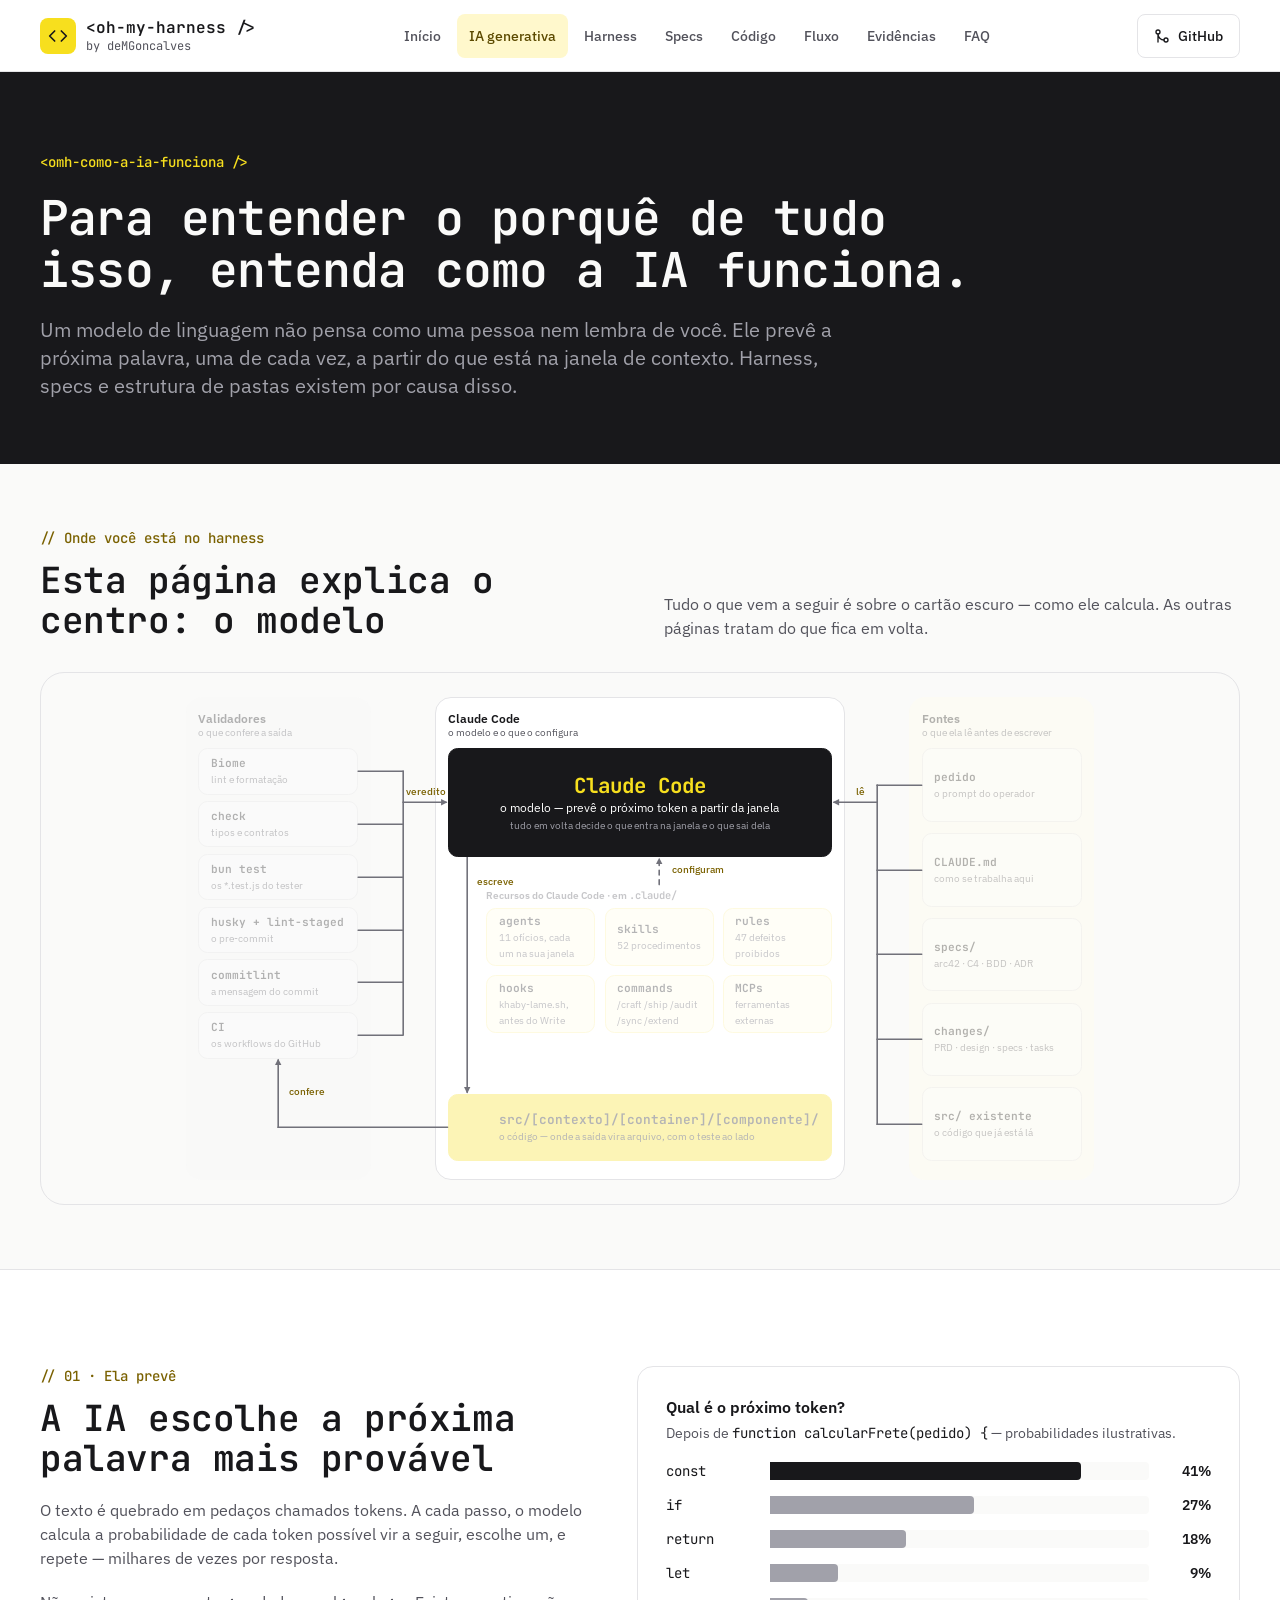
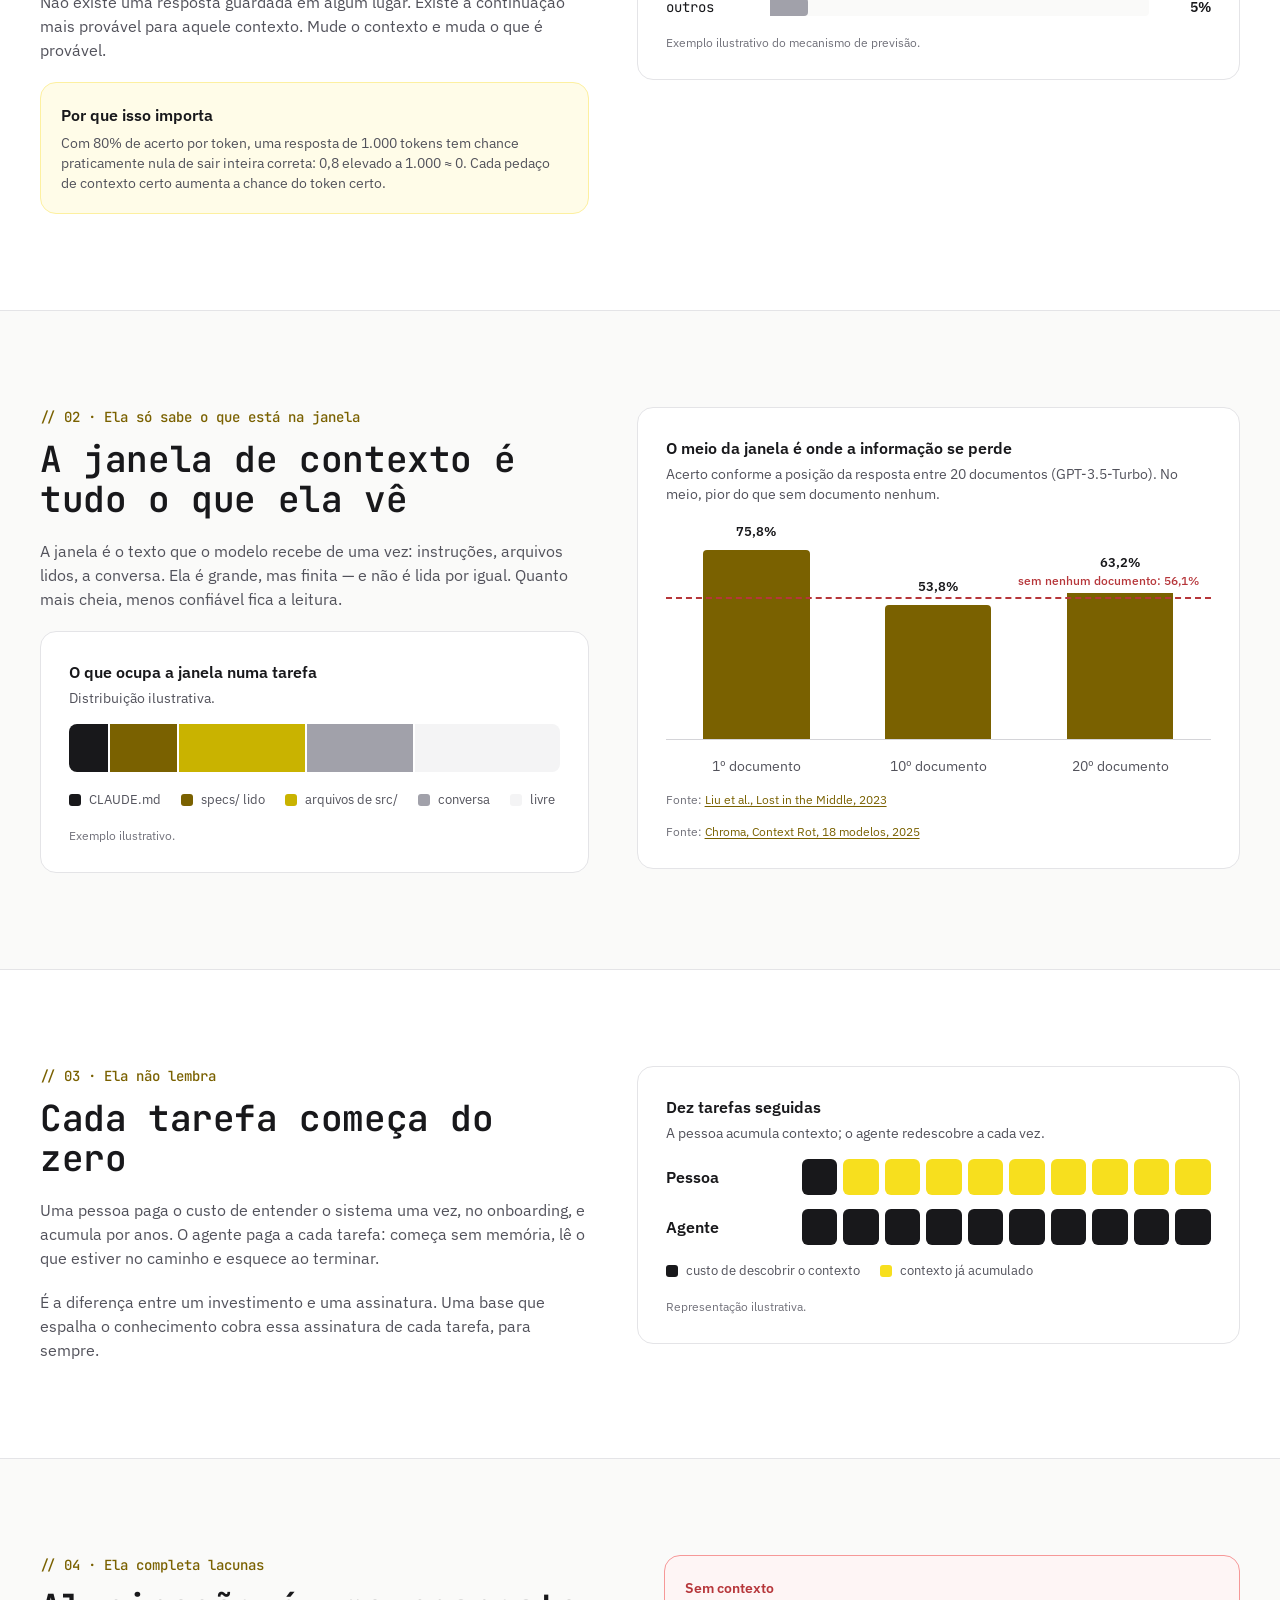
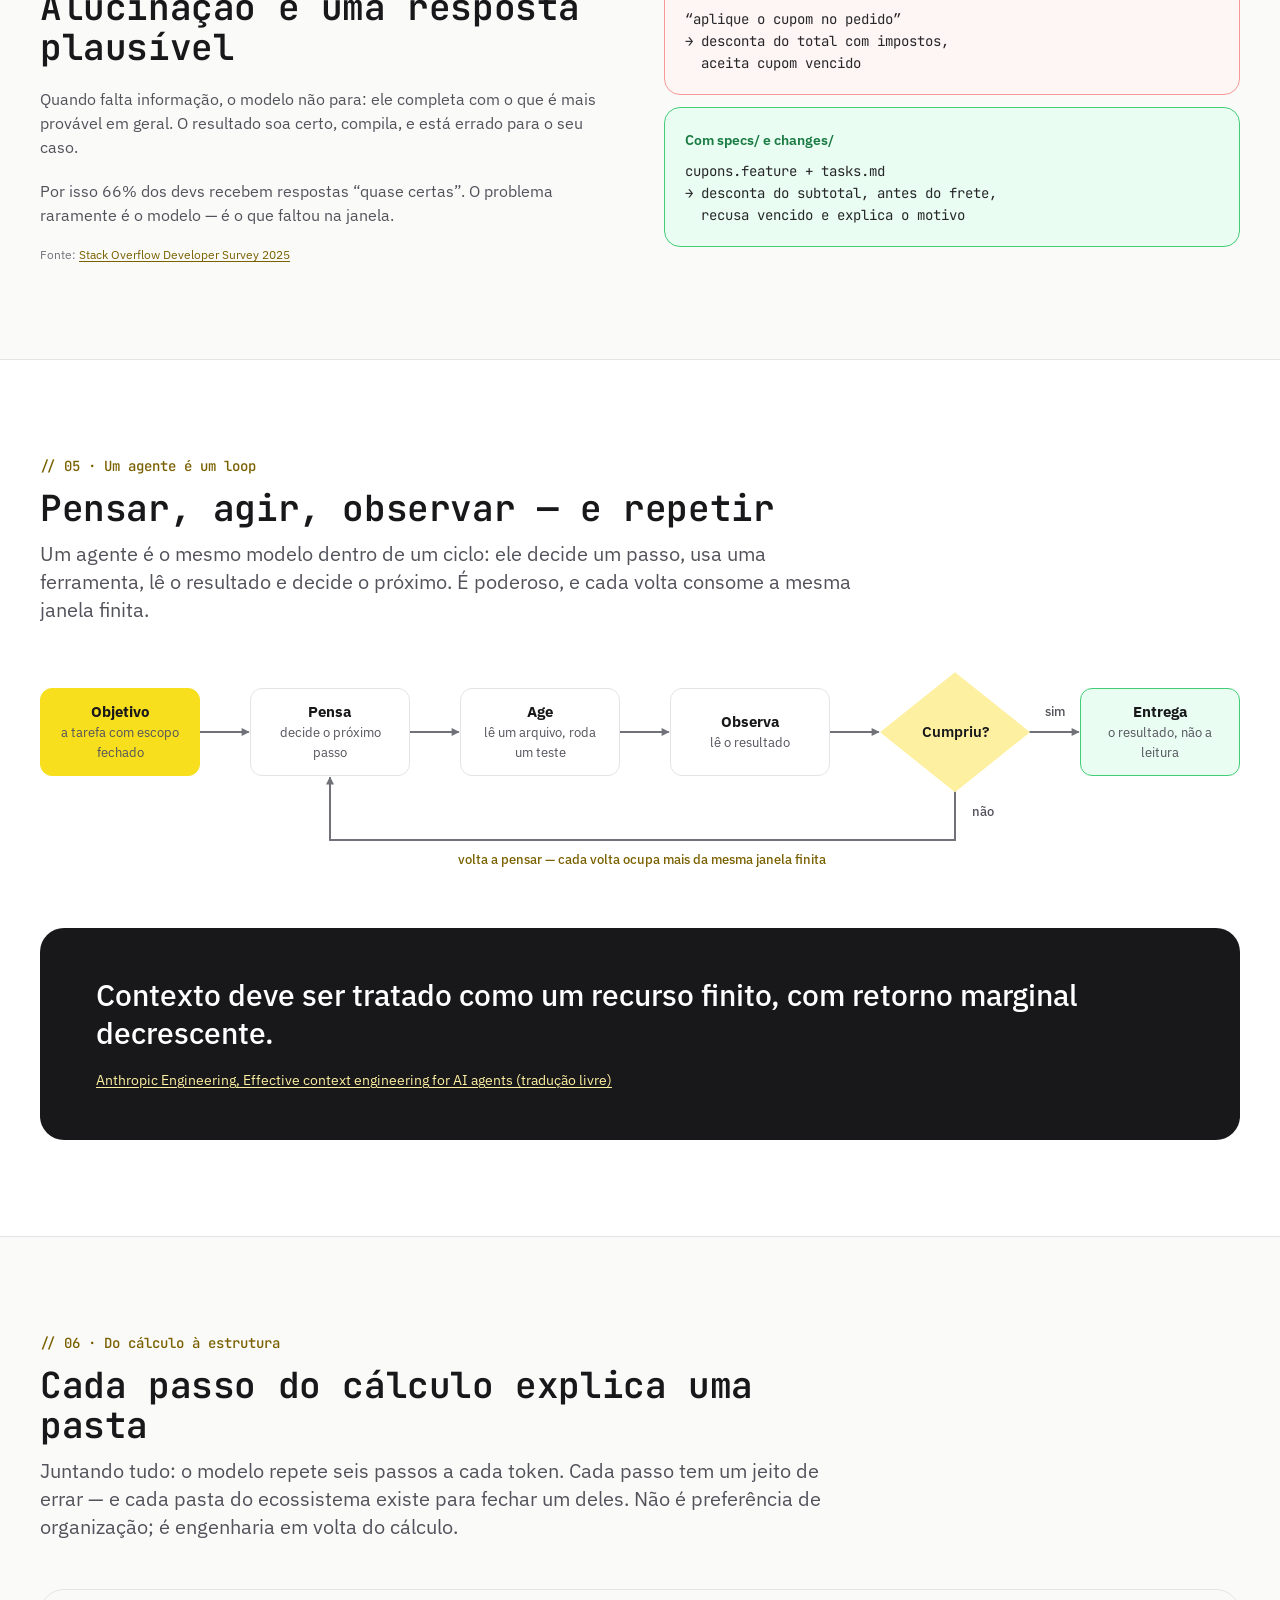
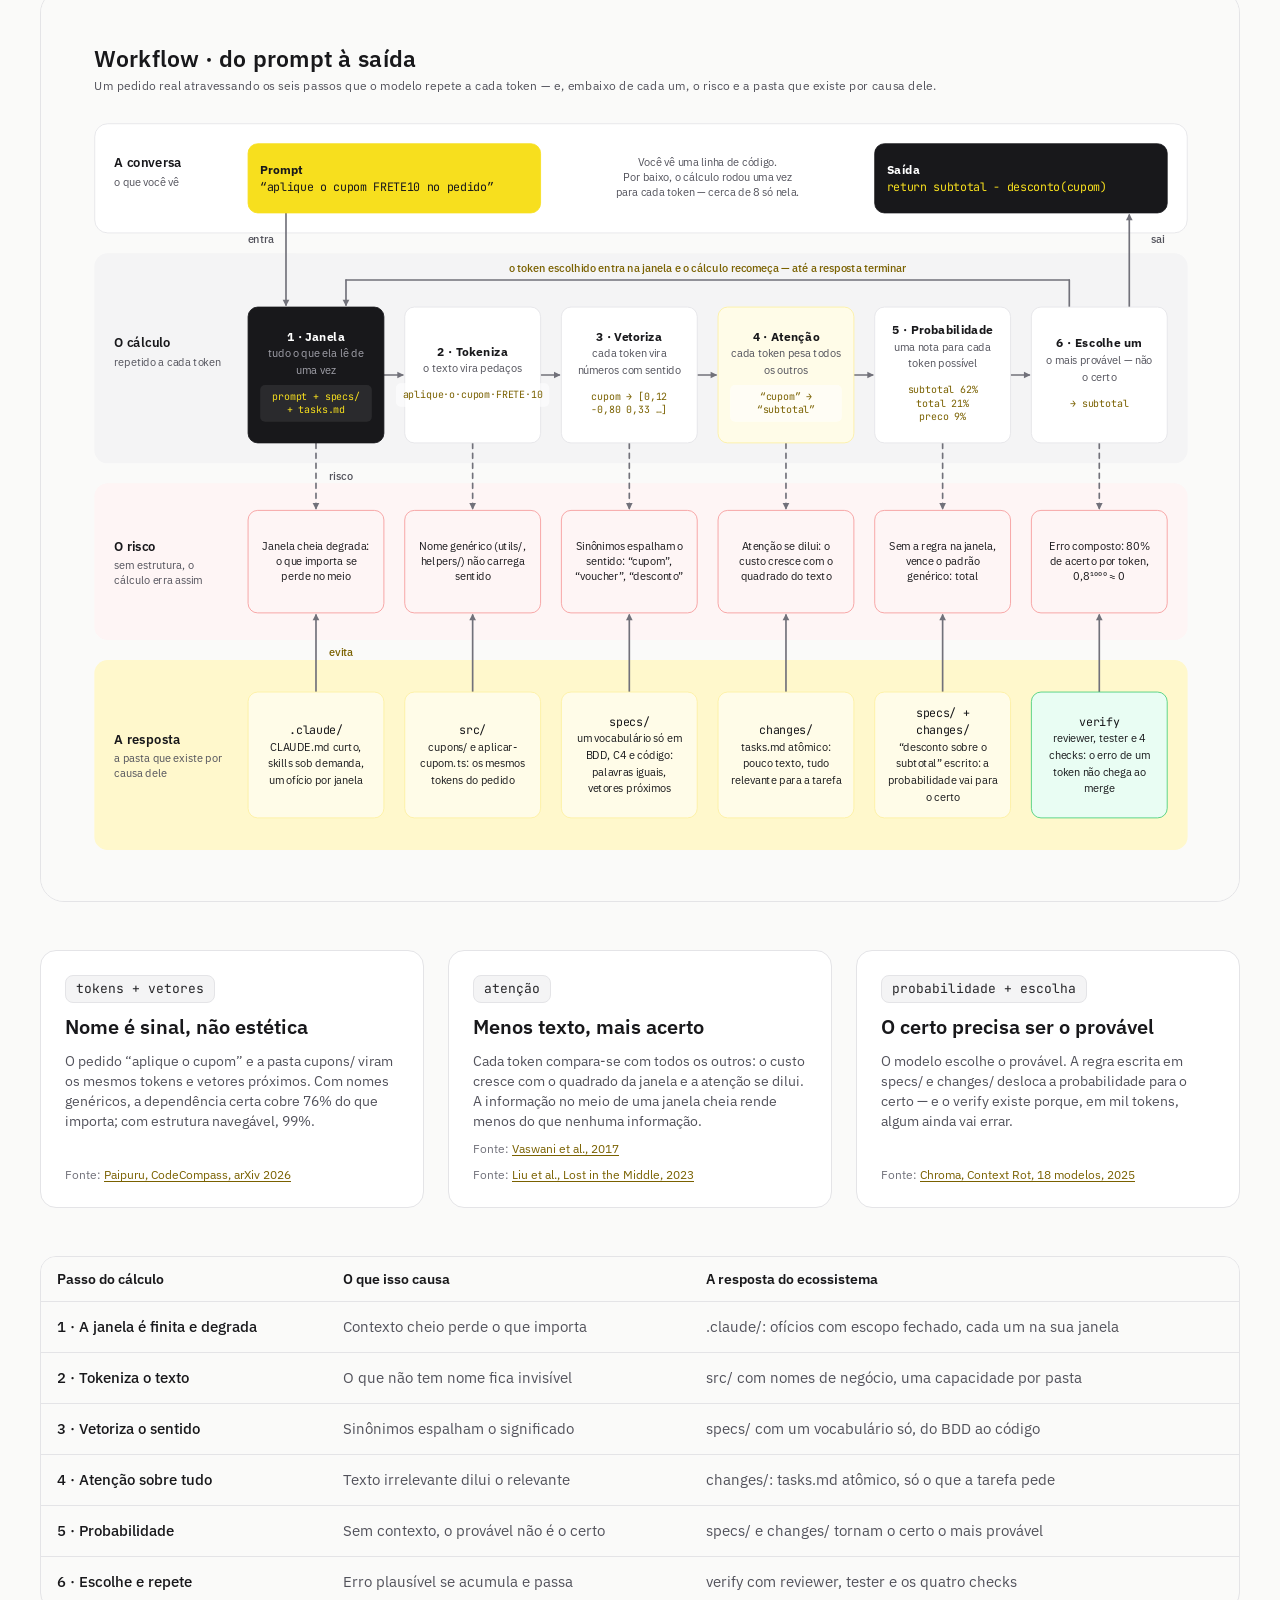
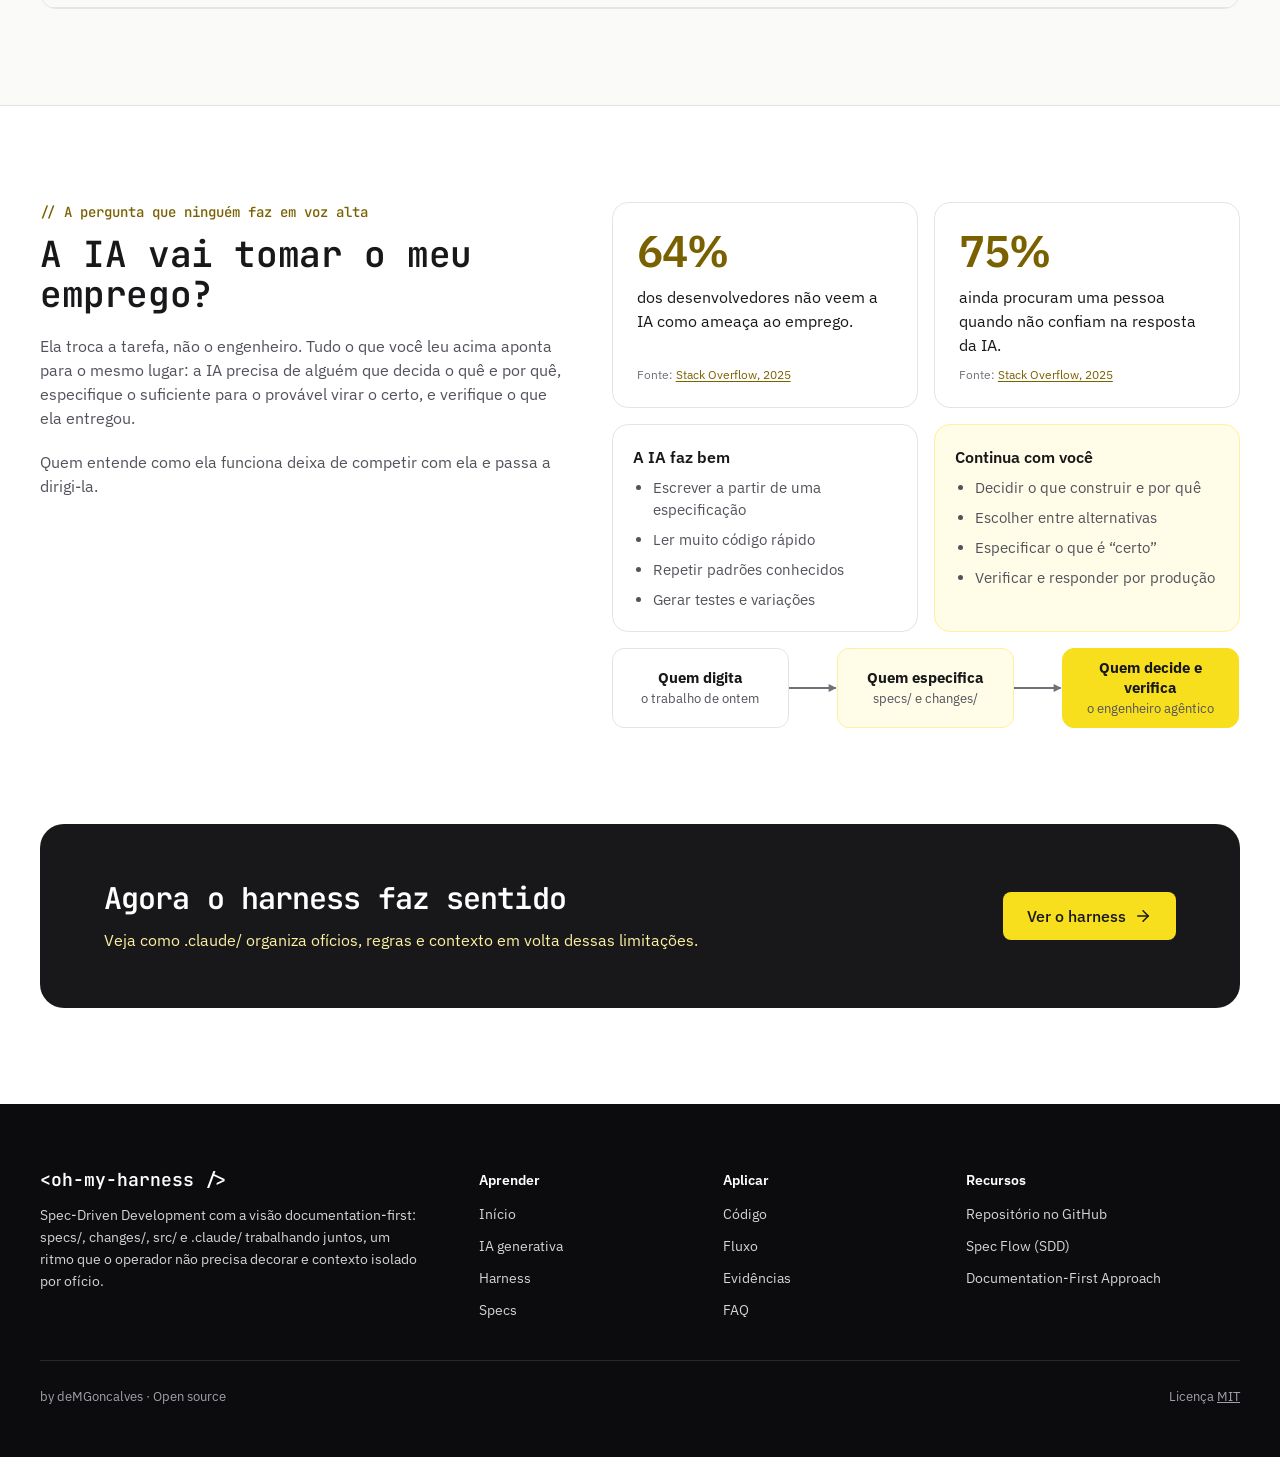
<file: docs/ia.html>
<!doctype html>
<html lang="pt-BR">
<head>
<meta charset="utf-8">
<meta name="viewport" content="width=device-width, initial-scale=1">
<title>Como a IA funciona · &lt;oh-my-harness /&gt;</title>
<meta name="description" content="Um harness para o agente, uma documentação viva, um código que a IA consegue navegar e um fluxo que ninguém precisa decorar: research, plan, implement, verify.">
<meta name="theme-color" content="#f7df1e">
<link rel="icon" href="assets/favicon.svg" type="image/svg+xml">
<link rel="preconnect" href="https://fonts.googleapis.com">
<link rel="preconnect" href="https://fonts.gstatic.com" crossorigin>
<link rel="stylesheet" href="https://fonts.googleapis.com/css2?family=IBM+Plex+Sans:wght@400;500;600&amp;family=JetBrains+Mono:wght@400;500;600;700&amp;display=swap">
<link rel="stylesheet" href="assets/style.css">
</head>
<body>
<header class="site-header"><div class="site-header-in"><a class="brand" href="index.html"><span class="brand-mark"><svg width="20" height="20" viewBox="0 0 24 24" fill="none" stroke="currentColor" stroke-width="2" stroke-linecap="round" stroke-linejoin="round" aria-hidden="true"><path d="m16 18 6-6-6-6"></path><path d="m8 6-6 6 6 6"></path></svg></span><span class="brand-text"><span class="brand-name">&lt;oh-my-harness /&gt;</span><span class="brand-by">by deMGoncalves</span></span></a><input type="checkbox" id="menu" class="menu-toggle" aria-label="Abrir menu"><label for="menu" class="menu-btn" aria-hidden="true"><span></span><span></span><span></span></label><nav class="site-nav" aria-label="Principal"><a href="index.html">Início</a><a href="ia.html" aria-current="page">IA generativa</a><a href="harness.html">Harness</a><a href="specs.html">Specs</a><a href="codigo.html">Código</a><a href="fluxo.html">Fluxo</a><a href="evidencias.html">Evidências</a><a href="faq.html">FAQ</a></nav><a class="gh" href="https://github.com/deMGoncalves/oh-my-harness" target="_blank" rel="noopener"><svg width="16" height="16" viewBox="0 0 24 24" fill="none" stroke="currentColor" stroke-width="2" stroke-linecap="round" stroke-linejoin="round" aria-hidden="true"><circle cx="18" cy="18" r="3"></circle><circle cx="6" cy="6" r="3"></circle><path d="M6 21V9a9 9 0 0 0 9 9"></path></svg>GitHub</a></div></header>
<main class="omh-page">
<section style="padding: 80px var(--omh-gx) 64px; display: flex; flex-direction: column; gap: 20px; box-sizing: border-box; background: #18181B;"><p class="omh-eyebrow" style="color: #F7DF1E;">&lt;omh-como-a-ia-funciona /&gt;</p><h1 class="omh-h1s" style="max-width: 1000px; color: #FAFAF9;">Para entender o porquê de tudo isso, entenda como a IA funciona.</h1><p class="omh-lead" style="max-width: 820px; color: #A1A1AA;">Um modelo de linguagem não pensa como uma pessoa nem lembra de você. Ele prevê a próxima palavra, uma de cada vez, a partir do que está na janela de contexto. Harness, specs e estrutura de pastas existem por causa disso.</p></section><section style="padding: 64px var(--omh-gx); display: flex; flex-direction: column; gap: 32px; box-sizing: border-box; background: var(--neutral-50); border-bottom: 1px solid var(--subtle);"><div style="display: grid; grid-template-columns: 1fr 1fr; gap: 48px; align-items: end;"><div style="display: flex; flex-direction: column; gap: 12px;"><p class="omh-eyebrow">// Onde você está no harness</p><h2 class="omh-h2">Esta página explica o centro: o modelo</h2></div><p class="omh-body">Tudo o que vem a seguir é sobre o cartão escuro — como ele calcula. As outras páginas tratam do que fica em volta.</p></div><div style="background: #FAFAF9; border: 1px solid var(--subtle); border-radius: 24px; padding: 24px 32px;"><div class="omh-zoom" style="zoom: 0.8; width: 1136px; margin: 0 auto;"><div class="omh-fit" data-w="1136" style="position: relative; width: 1136px; height: 604px; flex-shrink: 0;"><div style="position: absolute; left: 0px; top: 0px; width: 232px; height: 604px; background: #F4F4F5; border-radius: 20px; box-sizing: border-box;opacity: 0.32;"></div><div style="position: absolute; left: 904px; top: 0px; width: 232px; height: 604px; background: #FFFCE8; border-radius: 20px; box-sizing: border-box;opacity: 0.32;"></div><div style="position: absolute; left: 312px; top: 0px; width: 512px; height: 604px; background: #FFFFFF; border-radius: 20px; box-sizing: border-box; border: 1px solid #E4E4E7;"></div><svg width="56" height="8" viewBox="0 0 56 8" preserveAspectRatio="none" style="position: absolute; left: 864px; top: 106px; width: 56px; height: 8px; overflow: visible; fill: none; stroke: #71717A; stroke-width: 2; stroke-linecap: round; stroke-linejoin: round;"><path d="M 56 4 L 0 4"></path></svg><svg width="56" height="8" viewBox="0 0 56 8" preserveAspectRatio="none" style="position: absolute; left: 864px; top: 212px; width: 56px; height: 8px; overflow: visible; fill: none; stroke: #71717A; stroke-width: 2; stroke-linecap: round; stroke-linejoin: round;"><path d="M 56 4 L 0 4"></path></svg><svg width="56" height="8" viewBox="0 0 56 8" preserveAspectRatio="none" style="position: absolute; left: 864px; top: 318px; width: 56px; height: 8px; overflow: visible; fill: none; stroke: #71717A; stroke-width: 2; stroke-linecap: round; stroke-linejoin: round;"><path d="M 56 4 L 0 4"></path></svg><svg width="56" height="8" viewBox="0 0 56 8" preserveAspectRatio="none" style="position: absolute; left: 864px; top: 424px; width: 56px; height: 8px; overflow: visible; fill: none; stroke: #71717A; stroke-width: 2; stroke-linecap: round; stroke-linejoin: round;"><path d="M 56 4 L 0 4"></path></svg><svg width="56" height="8" viewBox="0 0 56 8" preserveAspectRatio="none" style="position: absolute; left: 864px; top: 530px; width: 56px; height: 8px; overflow: visible; fill: none; stroke: #71717A; stroke-width: 2; stroke-linecap: round; stroke-linejoin: round;"><path d="M 56 4 L 0 4"></path></svg><svg width="8" height="424" viewBox="0 0 8 424" preserveAspectRatio="none" style="position: absolute; left: 860px; top: 110px; width: 8px; height: 424px; overflow: visible; fill: none; stroke: #71717A; stroke-width: 2; stroke-linecap: round; stroke-linejoin: round;"><path d="M 4 0 L 4 424"></path></svg><svg width="54" height="8" viewBox="0 0 54 8" preserveAspectRatio="none" style="position: absolute; left: 810px; top: 128px; width: 54px; height: 8px; overflow: visible; fill: none; stroke: #71717A; stroke-width: 2; stroke-linecap: round; stroke-linejoin: round;"><defs><marker id="dc-arrow-head-filled" orient="auto" markerWidth="5" markerHeight="5" refX="3.2" refY="2" overflow="visible"><path d="M0 0 L4 2 L0 4 Z" fill="#71717A" stroke="none" style="fill: context-stroke"/></marker></defs><path d="M 54 4 L 0 4" marker-end="url(#dc-arrow-head-filled)"></path></svg><svg width="56" height="8" viewBox="0 0 56 8" preserveAspectRatio="none" style="position: absolute; left: 216px; top: 89px; width: 56px; height: 8px; overflow: visible; fill: none; stroke: #71717A; stroke-width: 2; stroke-linecap: round; stroke-linejoin: round;"><path d="M 0 4 L 56 4"></path></svg><svg width="56" height="8" viewBox="0 0 56 8" preserveAspectRatio="none" style="position: absolute; left: 216px; top: 155px; width: 56px; height: 8px; overflow: visible; fill: none; stroke: #71717A; stroke-width: 2; stroke-linecap: round; stroke-linejoin: round;"><path d="M 0 4 L 56 4"></path></svg><svg width="56" height="8" viewBox="0 0 56 8" preserveAspectRatio="none" style="position: absolute; left: 216px; top: 221px; width: 56px; height: 8px; overflow: visible; fill: none; stroke: #71717A; stroke-width: 2; stroke-linecap: round; stroke-linejoin: round;"><path d="M 0 4 L 56 4"></path></svg><svg width="56" height="8" viewBox="0 0 56 8" preserveAspectRatio="none" style="position: absolute; left: 216px; top: 287px; width: 56px; height: 8px; overflow: visible; fill: none; stroke: #71717A; stroke-width: 2; stroke-linecap: round; stroke-linejoin: round;"><path d="M 0 4 L 56 4"></path></svg><svg width="56" height="8" viewBox="0 0 56 8" preserveAspectRatio="none" style="position: absolute; left: 216px; top: 353px; width: 56px; height: 8px; overflow: visible; fill: none; stroke: #71717A; stroke-width: 2; stroke-linecap: round; stroke-linejoin: round;"><path d="M 0 4 L 56 4"></path></svg><svg width="56" height="8" viewBox="0 0 56 8" preserveAspectRatio="none" style="position: absolute; left: 216px; top: 419px; width: 56px; height: 8px; overflow: visible; fill: none; stroke: #71717A; stroke-width: 2; stroke-linecap: round; stroke-linejoin: round;"><path d="M 0 4 L 56 4"></path></svg><svg width="8" height="330" viewBox="0 0 8 330" preserveAspectRatio="none" style="position: absolute; left: 268px; top: 93px; width: 8px; height: 330px; overflow: visible; fill: none; stroke: #71717A; stroke-width: 2; stroke-linecap: round; stroke-linejoin: round;"><path d="M 4 0 L 4 330"></path></svg><svg width="54" height="8" viewBox="0 0 54 8" preserveAspectRatio="none" style="position: absolute; left: 272px; top: 128px; width: 54px; height: 8px; overflow: visible; fill: none; stroke: #71717A; stroke-width: 2; stroke-linecap: round; stroke-linejoin: round;"><defs><marker id="dc-arrow-head-filled" orient="auto" markerWidth="5" markerHeight="5" refX="3.2" refY="2" overflow="visible"><path d="M0 0 L4 2 L0 4 Z" fill="#71717A" stroke="none" style="fill: context-stroke"/></marker></defs><path d="M 0 4 L 54 4" marker-end="url(#dc-arrow-head-filled)"></path></svg><svg width="8" height="294" viewBox="0 0 8 294" preserveAspectRatio="none" style="position: absolute; left: 348px; top: 200px; width: 8px; height: 294px; overflow: visible; fill: none; stroke: #71717A; stroke-width: 2; stroke-linecap: round; stroke-linejoin: round;"><defs><marker id="dc-arrow-head-filled" orient="auto" markerWidth="5" markerHeight="5" refX="3.2" refY="2" overflow="visible"><path d="M0 0 L4 2 L0 4 Z" fill="#71717A" stroke="none" style="fill: context-stroke"/></marker></defs><path d="M 4 0 L 4 294" marker-end="url(#dc-arrow-head-filled)"></path></svg><svg width="8" height="32" viewBox="0 0 8 32" preserveAspectRatio="none" style="position: absolute; left: 588px; top: 202px; width: 8px; height: 32px; overflow: visible; fill: none; stroke: #71717A; stroke-width: 2; stroke-linecap: round; stroke-linejoin: round; stroke-dasharray: 6 6;"><defs><marker id="dc-arrow-head-filled" orient="auto" markerWidth="5" markerHeight="5" refX="3.2" refY="2" overflow="visible"><path d="M0 0 L4 2 L0 4 Z" fill="#71717A" stroke="none" style="fill: context-stroke"/></marker></defs><path d="M 4 32 L 4 0" marker-end="url(#dc-arrow-head-filled)"></path></svg><svg width="212" height="8" viewBox="0 0 212 8" preserveAspectRatio="none" style="position: absolute; left: 116px; top: 534px; width: 212px; height: 8px; overflow: visible; fill: none; stroke: #71717A; stroke-width: 2; stroke-linecap: round; stroke-linejoin: round;"><path d="M 212 4 L 0 4"></path></svg><svg width="8" height="84" viewBox="0 0 8 84" preserveAspectRatio="none" style="position: absolute; left: 112px; top: 454px; width: 8px; height: 84px; overflow: visible; fill: none; stroke: #71717A; stroke-width: 2; stroke-linecap: round; stroke-linejoin: round;"><defs><marker id="dc-arrow-head-filled" orient="auto" markerWidth="5" markerHeight="5" refX="3.2" refY="2" overflow="visible"><path d="M0 0 L4 2 L0 4 Z" fill="#71717A" stroke="none" style="fill: context-stroke"/></marker></defs><path d="M 4 84 L 4 0" marker-end="url(#dc-arrow-head-filled)"></path></svg><div style="position: absolute; left: 16px; top: 18px; width: 200px; opacity: 0.32;"><div style="font-size: 15px; line-height: 20px; font-weight: 600; color: #18181B;">Validadores</div><div style="font-size: 12px; line-height: 16px; color: #52525B;">o que confere a saída</div></div><div style="position: absolute; left: 920px; top: 18px; width: 200px; opacity: 0.32;"><div style="font-size: 15px; line-height: 20px; font-weight: 600; color: #18181B;">Fontes</div><div style="font-size: 12px; line-height: 16px; color: #52525B;">o que ela lê antes de escrever</div></div><div style="position: absolute; left: 328px; top: 18px; width: 480px;"><div style="font-size: 15px; line-height: 20px; font-weight: 600; color: #18181B;">Claude Code</div><div style="font-size: 12px; line-height: 16px; color: #52525B;">o modelo e o que o configura</div></div><div style="position: absolute; left: 920px; top: 64px; width: 200px; height: 92px; box-sizing: border-box; padding: 10px 14px;opacity: 0.32; display: flex; align-items: center; justify-content: center; text-align: center; font-size: 15px; line-height: 20px; border-radius: 12px; background: #FFFFFF; border: 1px solid #E4E4E7;"><span style="display: block; text-align: left; width: 100%;"><span style="font-family: 'JetBrains Mono', monospace; font-size: 14px; line-height: 20px; font-weight: 600;">pedido</span><br><span style="font-size: 12px; line-height: 16px; color: #52525B;">o prompt do operador</span></span></div><div style="position: absolute; left: 920px; top: 170px; width: 200px; height: 92px; box-sizing: border-box; padding: 10px 14px;opacity: 0.32; display: flex; align-items: center; justify-content: center; text-align: center; font-size: 15px; line-height: 20px; border-radius: 12px; background: #FFFFFF; border: 1px solid #E4E4E7;"><span style="display: block; text-align: left; width: 100%;"><span style="font-family: 'JetBrains Mono', monospace; font-size: 14px; line-height: 20px; font-weight: 600;">CLAUDE.md</span><br><span style="font-size: 12px; line-height: 16px; color: #52525B;">como se trabalha aqui</span></span></div><div style="position: absolute; left: 920px; top: 276px; width: 200px; height: 92px; box-sizing: border-box; padding: 10px 14px;opacity: 0.32; display: flex; align-items: center; justify-content: center; text-align: center; font-size: 15px; line-height: 20px; border-radius: 12px; background: #FFFFFF; border: 1px solid #E4E4E7;"><span style="display: block; text-align: left; width: 100%;"><span style="font-family: 'JetBrains Mono', monospace; font-size: 14px; line-height: 20px; font-weight: 600;">specs/</span><br><span style="font-size: 12px; line-height: 16px; color: #52525B;">arc42 · C4 · BDD · ADR</span></span></div><div style="position: absolute; left: 920px; top: 382px; width: 200px; height: 92px; box-sizing: border-box; padding: 10px 14px;opacity: 0.32; display: flex; align-items: center; justify-content: center; text-align: center; font-size: 15px; line-height: 20px; border-radius: 12px; background: #FFFFFF; border: 1px solid #E4E4E7;"><span style="display: block; text-align: left; width: 100%;"><span style="font-family: 'JetBrains Mono', monospace; font-size: 14px; line-height: 20px; font-weight: 600;">changes/</span><br><span style="font-size: 12px; line-height: 16px; color: #52525B;">PRD · design · specs · tasks</span></span></div><div style="position: absolute; left: 920px; top: 488px; width: 200px; height: 92px; box-sizing: border-box; padding: 10px 14px;opacity: 0.32; display: flex; align-items: center; justify-content: center; text-align: center; font-size: 15px; line-height: 20px; border-radius: 12px; background: #FFFFFF; border: 1px solid #E4E4E7;"><span style="display: block; text-align: left; width: 100%;"><span style="font-family: 'JetBrains Mono', monospace; font-size: 14px; line-height: 20px; font-weight: 600;">src/ existente</span><br><span style="font-size: 12px; line-height: 16px; color: #52525B;">o código que já está lá</span></span></div><div style="position: absolute; left: 16px; top: 64px; width: 200px; height: 58px; box-sizing: border-box; padding: 10px 14px;opacity: 0.32; display: flex; align-items: center; justify-content: center; text-align: center; font-size: 15px; line-height: 20px; border-radius: 12px; background: #FFFFFF; border: 1px solid #E4E4E7;"><span style="display: block; text-align: left; width: 100%;"><span style="font-family: 'JetBrains Mono', monospace; font-size: 14px; line-height: 20px; font-weight: 600;">Biome</span><br><span style="font-size: 12px; line-height: 16px; color: #52525B;">lint e formatação</span></span></div><div style="position: absolute; left: 16px; top: 130px; width: 200px; height: 58px; box-sizing: border-box; padding: 10px 14px;opacity: 0.32; display: flex; align-items: center; justify-content: center; text-align: center; font-size: 15px; line-height: 20px; border-radius: 12px; background: #FFFFFF; border: 1px solid #E4E4E7;"><span style="display: block; text-align: left; width: 100%;"><span style="font-family: 'JetBrains Mono', monospace; font-size: 14px; line-height: 20px; font-weight: 600;">check</span><br><span style="font-size: 12px; line-height: 16px; color: #52525B;">tipos e contratos</span></span></div><div style="position: absolute; left: 16px; top: 196px; width: 200px; height: 58px; box-sizing: border-box; padding: 10px 14px;opacity: 0.32; display: flex; align-items: center; justify-content: center; text-align: center; font-size: 15px; line-height: 20px; border-radius: 12px; background: #FFFFFF; border: 1px solid #E4E4E7;"><span style="display: block; text-align: left; width: 100%;"><span style="font-family: 'JetBrains Mono', monospace; font-size: 14px; line-height: 20px; font-weight: 600;">bun test</span><br><span style="font-size: 12px; line-height: 16px; color: #52525B;">os *.test.js do tester</span></span></div><div style="position: absolute; left: 16px; top: 262px; width: 200px; height: 58px; box-sizing: border-box; padding: 10px 14px;opacity: 0.32; display: flex; align-items: center; justify-content: center; text-align: center; font-size: 15px; line-height: 20px; border-radius: 12px; background: #FFFFFF; border: 1px solid #E4E4E7;"><span style="display: block; text-align: left; width: 100%;"><span style="font-family: 'JetBrains Mono', monospace; font-size: 14px; line-height: 20px; font-weight: 600;">husky + lint-staged</span><br><span style="font-size: 12px; line-height: 16px; color: #52525B;">o pre-commit</span></span></div><div style="position: absolute; left: 16px; top: 328px; width: 200px; height: 58px; box-sizing: border-box; padding: 10px 14px;opacity: 0.32; display: flex; align-items: center; justify-content: center; text-align: center; font-size: 15px; line-height: 20px; border-radius: 12px; background: #FFFFFF; border: 1px solid #E4E4E7;"><span style="display: block; text-align: left; width: 100%;"><span style="font-family: 'JetBrains Mono', monospace; font-size: 14px; line-height: 20px; font-weight: 600;">commitlint</span><br><span style="font-size: 12px; line-height: 16px; color: #52525B;">a mensagem do commit</span></span></div><div style="position: absolute; left: 16px; top: 394px; width: 200px; height: 58px; box-sizing: border-box; padding: 10px 14px;opacity: 0.32; display: flex; align-items: center; justify-content: center; text-align: center; font-size: 15px; line-height: 20px; border-radius: 12px; background: #FFFFFF; border: 1px solid #E4E4E7;"><span style="display: block; text-align: left; width: 100%;"><span style="font-family: 'JetBrains Mono', monospace; font-size: 14px; line-height: 20px; font-weight: 600;">CI</span><br><span style="font-size: 12px; line-height: 16px; color: #52525B;">os workflows do GitHub</span></span></div><div style="position: absolute; left: 328px; top: 64px; width: 480px; height: 136px; box-sizing: border-box; padding: 10px 14px; display: flex; align-items: center; justify-content: center; text-align: center; font-size: 15px; line-height: 20px; border-radius: 12px; background: #18181B; border: 1px solid #18181B; color: #FFFFFF;"><span style="display: block; width: 100%;"><span style="font-family: 'JetBrains Mono', monospace; font-size: 26px; line-height: 34px; font-weight: 700; color: #F7DF1E;">Claude Code</span><br><span style="font-size: 15px; line-height: 22px; color: #FFFFFF;">o modelo — prevê o próximo token a partir da janela</span><br><span style="font-size: 13px; line-height: 20px; color: #A1A1AA;">tudo em volta decide o que entra na janela e o que sai dela</span></span></div><div style="position: absolute; left: 376px; top: 240px; font-size: 13px; line-height: 16px; font-weight: 600; color: #52525B; opacity: 0.32;">Recursos do Claude Code · em <span style="font-family: 'JetBrains Mono', monospace;">.claude/</span></div><div style="position: absolute; left: 376px; top: 264px; width: 136px; height: 72px; box-sizing: border-box; padding: 10px 14px;opacity: 0.32; display: flex; align-items: center; justify-content: center; text-align: center; font-size: 15px; line-height: 20px; border-radius: 12px; background: #FFFCE8; border: 1px solid #FDF0A0;"><span style="display: block; text-align: left; width: 100%;"><span style="font-family: 'JetBrains Mono', monospace; font-size: 14px; line-height: 20px; font-weight: 600;">agents</span><br><span style="font-size: 12px; line-height: 16px; color: #52525B;">11 ofícios, cada um na sua janela</span></span></div><div style="position: absolute; left: 524px; top: 264px; width: 136px; height: 72px; box-sizing: border-box; padding: 10px 14px;opacity: 0.32; display: flex; align-items: center; justify-content: center; text-align: center; font-size: 15px; line-height: 20px; border-radius: 12px; background: #FFFCE8; border: 1px solid #FDF0A0;"><span style="display: block; text-align: left; width: 100%;"><span style="font-family: 'JetBrains Mono', monospace; font-size: 14px; line-height: 20px; font-weight: 600;">skills</span><br><span style="font-size: 12px; line-height: 16px; color: #52525B;">52 procedimentos</span></span></div><div style="position: absolute; left: 672px; top: 264px; width: 136px; height: 72px; box-sizing: border-box; padding: 10px 14px;opacity: 0.32; display: flex; align-items: center; justify-content: center; text-align: center; font-size: 15px; line-height: 20px; border-radius: 12px; background: #FFFCE8; border: 1px solid #FDF0A0;"><span style="display: block; text-align: left; width: 100%;"><span style="font-family: 'JetBrains Mono', monospace; font-size: 14px; line-height: 20px; font-weight: 600;">rules</span><br><span style="font-size: 12px; line-height: 16px; color: #52525B;">47 defeitos proibidos</span></span></div><div style="position: absolute; left: 376px; top: 348px; width: 136px; height: 72px; box-sizing: border-box; padding: 10px 14px;opacity: 0.32; display: flex; align-items: center; justify-content: center; text-align: center; font-size: 15px; line-height: 20px; border-radius: 12px; background: #FFFCE8; border: 1px solid #FDF0A0;"><span style="display: block; text-align: left; width: 100%;"><span style="font-family: 'JetBrains Mono', monospace; font-size: 14px; line-height: 20px; font-weight: 600;">hooks</span><br><span style="font-size: 12px; line-height: 16px; color: #52525B;">khaby-lame.sh, antes do Write</span></span></div><div style="position: absolute; left: 524px; top: 348px; width: 136px; height: 72px; box-sizing: border-box; padding: 10px 14px;opacity: 0.32; display: flex; align-items: center; justify-content: center; text-align: center; font-size: 15px; line-height: 20px; border-radius: 12px; background: #FFFCE8; border: 1px solid #FDF0A0;"><span style="display: block; text-align: left; width: 100%;"><span style="font-family: 'JetBrains Mono', monospace; font-size: 14px; line-height: 20px; font-weight: 600;">commands</span><br><span style="font-size: 12px; line-height: 16px; color: #52525B;">/craft /ship /audit /sync /extend</span></span></div><div style="position: absolute; left: 672px; top: 348px; width: 136px; height: 72px; box-sizing: border-box; padding: 10px 14px;opacity: 0.32; display: flex; align-items: center; justify-content: center; text-align: center; font-size: 15px; line-height: 20px; border-radius: 12px; background: #FFFCE8; border: 1px solid #FDF0A0;"><span style="display: block; text-align: left; width: 100%;"><span style="font-family: 'JetBrains Mono', monospace; font-size: 14px; line-height: 20px; font-weight: 600;">MCPs</span><br><span style="font-size: 12px; line-height: 16px; color: #52525B;">ferramentas externas</span></span></div><div style="position: absolute; left: 328px; top: 496px; width: 480px; height: 84px; box-sizing: border-box; padding: 10px 14px 10px 62px;opacity: 0.32; display: flex; align-items: center; justify-content: center; text-align: center; font-size: 15px; line-height: 20px; border-radius: 12px; background: #F7DF1E; border: 1px solid #F7DF1E; color: #18181B;"><span style="display: block; text-align: left; width: 100%;"><span style="font-family: 'JetBrains Mono', monospace; font-size: 16px; line-height: 22px; font-weight: 600;">src/[contexto]/[container]/[componente]/</span><br><span style="font-size: 12px; line-height: 16px; color: #18181B;">o código — onde a saída vira arquivo, com o teste ao lado</span></span></div><div style="position: absolute; left: 830px; top: 110px; width: 28px; text-align: center; font-size: 13px; line-height: 16px; font-weight: 500; color: #7A6100;">lê</div><div style="position: absolute; left: 274px; top: 110px; width: 54px; text-align: center; font-size: 13px; line-height: 16px; font-weight: 500; color: #7A6100;">veredito</div><div style="position: absolute; left: 360px; top: 222px; width: 56px; text-align: center; font-size: 13px; line-height: 16px; font-weight: 500; color: #7A6100;">escreve</div><div style="position: absolute; left: 600px; top: 208px; width: 80px; text-align: center; font-size: 13px; line-height: 16px; font-weight: 500; color: #7A6100;">configuram</div><div style="position: absolute; left: 124px; top: 485px; width: 56px; text-align: center; font-size: 13px; line-height: 16px; font-weight: 500; color: #7A6100;">confere</div></div><div class="omh-map-mob"><div class="mm-box mm-src omh-dim"><p class="mm-t">Fontes</p><p class="mm-s">o que ela lê antes de escrever</p><div class="mm-chips"><span>pedido</span><span>CLAUDE.md</span><span>specs/</span><span>changes/</span><span>src/ existente</span></div></div><div class="mm-arrow">↓ <span>lê</span></div><div class="mm-box mm-model"><p class="mm-t">Claude Code</p><p class="mm-s">o modelo — prevê o próximo token a partir da janela</p></div><div class="mm-box mm-res omh-dim"><p class="mm-t">Recursos · .claude/</p><p class="mm-s">configuram o modelo</p><div class="mm-chips"><span>agents · 11</span><span>skills · 52</span><span>rules · 47</span><span>hooks</span><span>commands · 5</span><span>MCPs</span></div></div><div class="mm-arrow">↓ <span>escreve</span></div><div class="mm-box mm-code omh-dim"><p class="mm-t">src/[contexto]/[container]/[componente]/</p><p class="mm-s">onde a saída vira arquivo, com o teste ao lado</p></div><div class="mm-arrow">↓ <span>confere</span></div><div class="mm-box mm-val omh-dim"><p class="mm-t">Validadores</p><p class="mm-s">o veredito volta para o modelo</p><div class="mm-chips"><span>Biome</span><span>check</span><span>bun test</span><span>husky + lint-staged</span><span>commitlint</span><span>CI</span></div></div></div></div></div></section>
<section class="omh-sec">
<div style="display: grid; grid-template-columns: 1fr 1.1fr; gap: 48px; align-items: start;">
<div style="display: flex; flex-direction: column; gap: 20px;">
<div style="display: flex; flex-direction: column; gap: 12px; max-width: 820px;"><p class="omh-eyebrow">// 01 · Ela prevê</p><h2 class="omh-h2">A IA escolhe a próxima palavra mais provável</h2></div>
<p class="omh-body">O texto é quebrado em pedaços chamados tokens. A cada passo, o modelo calcula a probabilidade de cada token possível vir a seguir, escolhe um, e repete — milhares de vezes por resposta.</p>
<p class="omh-body">Não existe uma resposta guardada em algum lugar. Existe a continuação mais provável para aquele contexto. Mude o contexto e muda o que é provável.</p>
<div class="omh-cardtint" style="padding: 20px; gap: 6px;"><p class="omh-h4">Por que isso importa</p><p class="omh-small">Com 80% de acerto por token, uma resposta de 1.000 tokens tem chance praticamente nula de sair inteira correta: 0,8 elevado a 1.000 ≈ 0. Cada pedaço de contexto certo aumenta a chance do token certo.</p></div>
</div>
<div class="omh-card" style="padding: 28px; gap: 16px;"><div style="display: flex; flex-direction: column; gap: 4px;"><p class="omh-h4">Qual é o próximo token?</p><p class="omh-small">Depois de <span style="font-family: var(--font-mono); color: var(--foreground);">function calcularFrete(pedido) {</span> — probabilidades ilustrativas.</p></div><div style="display: flex; flex-direction: column; gap: 10px;"><div style="display: grid; grid-template-columns: 90px 1fr 48px; gap: 14px; align-items: center;"><span style="font-family: var(--font-mono); font-size: 14px; color: var(--foreground);">const</span><div style="height: 18px; background: var(--neutral-50); border-radius: 4px;"><div style="width: 82%; height: 18px; background: #18181B; border-radius: 0 4px 4px 0;"></div></div><span style="font-size: 14px; font-weight: 600; color: var(--foreground); text-align: right;">41%</span></div><div style="display: grid; grid-template-columns: 90px 1fr 48px; gap: 14px; align-items: center;"><span style="font-family: var(--font-mono); font-size: 14px; color: var(--foreground);">if</span><div style="height: 18px; background: var(--neutral-50); border-radius: 4px;"><div style="width: 54%; height: 18px; background: var(--neutral-400); border-radius: 0 4px 4px 0;"></div></div><span style="font-size: 14px; font-weight: 600; color: var(--foreground); text-align: right;">27%</span></div><div style="display: grid; grid-template-columns: 90px 1fr 48px; gap: 14px; align-items: center;"><span style="font-family: var(--font-mono); font-size: 14px; color: var(--foreground);">return</span><div style="height: 18px; background: var(--neutral-50); border-radius: 4px;"><div style="width: 36%; height: 18px; background: var(--neutral-400); border-radius: 0 4px 4px 0;"></div></div><span style="font-size: 14px; font-weight: 600; color: var(--foreground); text-align: right;">18%</span></div><div style="display: grid; grid-template-columns: 90px 1fr 48px; gap: 14px; align-items: center;"><span style="font-family: var(--font-mono); font-size: 14px; color: var(--foreground);">let</span><div style="height: 18px; background: var(--neutral-50); border-radius: 4px;"><div style="width: 18%; height: 18px; background: var(--neutral-400); border-radius: 0 4px 4px 0;"></div></div><span style="font-size: 14px; font-weight: 600; color: var(--foreground); text-align: right;">9%</span></div><div style="display: grid; grid-template-columns: 90px 1fr 48px; gap: 14px; align-items: center;"><span style="font-family: var(--font-mono); font-size: 14px; color: var(--foreground);">outros</span><div style="height: 18px; background: var(--neutral-50); border-radius: 4px;"><div style="width: 10%; height: 18px; background: var(--neutral-400); border-radius: 0 4px 4px 0;"></div></div><span style="font-size: 14px; font-weight: 600; color: var(--foreground); text-align: right;">5%</span></div></div><p class="omh-src">Exemplo ilustrativo do mecanismo de previsão.</p></div>
</div>
</section>

<section class="omh-sectint">
<div style="display: grid; grid-template-columns: 1fr 1.1fr; gap: 48px; align-items: start;">
<div style="display: flex; flex-direction: column; gap: 20px;">
<div style="display: flex; flex-direction: column; gap: 12px; max-width: 820px;"><p class="omh-eyebrow">// 02 · Ela só sabe o que está na janela</p><h2 class="omh-h2">A janela de contexto é tudo o que ela vê</h2></div>
<p class="omh-body">A janela é o texto que o modelo recebe de uma vez: instruções, arquivos lidos, a conversa. Ela é grande, mas finita — e não é lida por igual. Quanto mais cheia, menos confiável fica a leitura.</p>
<div class="omh-card" style="padding: 28px; gap: 16px;"><div style="display: flex; flex-direction: column; gap: 4px;"><p class="omh-h4">O que ocupa a janela numa tarefa</p><p class="omh-small">Distribuição ilustrativa.</p></div><div style="display: flex; gap: 2px; height: 48px; border-radius: 8px; overflow: hidden;"><div style="width: 8%; background: #18181B;"></div><div style="width: 14%; background: #7A6100;"></div><div style="width: 26%; background: #C9B300;"></div><div style="width: 22%; background: #A1A1AA;"></div><div style="width: 30%; background: var(--neutral-100);"></div></div><div style="display: flex; gap: 20px; flex-wrap: wrap;"><span style="display: inline-flex; align-items: center; gap: 8px; font-size: 13px; color: var(--muted-foreground);"><span style="width: 12px; height: 12px; border-radius: 3px; background: #18181B;"></span>CLAUDE.md</span><span style="display: inline-flex; align-items: center; gap: 8px; font-size: 13px; color: var(--muted-foreground);"><span style="width: 12px; height: 12px; border-radius: 3px; background: #7A6100;"></span>specs/ lido</span><span style="display: inline-flex; align-items: center; gap: 8px; font-size: 13px; color: var(--muted-foreground);"><span style="width: 12px; height: 12px; border-radius: 3px; background: #C9B300;"></span>arquivos de src/</span><span style="display: inline-flex; align-items: center; gap: 8px; font-size: 13px; color: var(--muted-foreground);"><span style="width: 12px; height: 12px; border-radius: 3px; background: #A1A1AA;"></span>conversa</span><span style="display: inline-flex; align-items: center; gap: 8px; font-size: 13px; color: var(--muted-foreground);"><span style="width: 12px; height: 12px; border-radius: 3px; background: var(--neutral-100);"></span>livre</span></div><p class="omh-src">Exemplo ilustrativo.</p></div>
</div>
<div class="omh-card" style="padding: 28px; gap: 16px;"><div style="display: flex; flex-direction: column; gap: 4px;"><p class="omh-h4">O meio da janela é onde a informação se perde</p><p class="omh-small">Acerto conforme a posição da resposta entre 20 documentos (GPT-3.5-Turbo). No meio, pior do que sem documento nenhum.</p></div><div style="position: relative; display: flex; gap: 16px; align-items: flex-end; height: 220px; border-bottom: 1px solid var(--neutral-300); padding: 0 8px;"><div style="position: absolute; left: 0; right: 0; bottom: 140px; border-top: 2px dashed var(--destructive-600);"></div><span style="position: absolute; right: 8px; bottom: 146px; font-size: 12px; font-weight: 500; color: var(--destructive-on-surface); background: var(--background); padding: 0 4px;">sem nenhum documento: 56,1%</span><div style="flex-grow: 1; flex-basis: 0; display: flex; flex-direction: column; align-items: center; gap: 6px; justify-content: flex-end;"><span style="font-size: 13px; font-weight: 600; color: var(--foreground);">75,8%</span><div style="width: 64%; height: 189px; background: var(--azoxo-600); border-radius: 4px 4px 0 0;"></div></div><div style="flex-grow: 1; flex-basis: 0; display: flex; flex-direction: column; align-items: center; gap: 6px; justify-content: flex-end;"><span style="font-size: 13px; font-weight: 600; color: var(--foreground);">53,8%</span><div style="width: 64%; height: 134px; background: var(--azoxo-600); border-radius: 4px 4px 0 0;"></div></div><div style="flex-grow: 1; flex-basis: 0; display: flex; flex-direction: column; align-items: center; gap: 6px; justify-content: flex-end;"><span style="font-size: 13px; font-weight: 600; color: var(--foreground);">63,2%</span><div style="width: 64%; height: 158px; background: var(--azoxo-600); border-radius: 4px 4px 0 0;"></div></div></div><div style="display: flex; gap: 16px; padding: 0 8px;"><p class="omh-small" style="flex-grow: 1; flex-basis: 0; text-align: center;">1º documento</p><p class="omh-small" style="flex-grow: 1; flex-basis: 0; text-align: center;">10º documento</p><p class="omh-small" style="flex-grow: 1; flex-basis: 0; text-align: center;">20º documento</p></div><p class="omh-src">Fonte: <a href="https://arxiv.org/abs/2307.03172" class="omh-srca">Liu et al., Lost in the Middle, 2023</a></p><p class="omh-src">Fonte: <a href="https://www.trychroma.com/research/context-rot" class="omh-srca">Chroma, Context Rot, 18 modelos, 2025</a></p></div>
</div>
</section>

<section class="omh-sec">
<div style="display: grid; grid-template-columns: 1fr 1.1fr; gap: 48px; align-items: start;">
<div style="display: flex; flex-direction: column; gap: 20px;">
<div style="display: flex; flex-direction: column; gap: 12px; max-width: 820px;"><p class="omh-eyebrow">// 03 · Ela não lembra</p><h2 class="omh-h2">Cada tarefa começa do zero</h2></div>
<p class="omh-body">Uma pessoa paga o custo de entender o sistema uma vez, no onboarding, e acumula por anos. O agente paga a cada tarefa: começa sem memória, lê o que estiver no caminho e esquece ao terminar.</p>
<p class="omh-body">É a diferença entre um investimento e uma assinatura. Uma base que espalha o conhecimento cobra essa assinatura de cada tarefa, para sempre.</p>
</div>
<div class="omh-card" style="padding: 28px; gap: 16px;"><div style="display: flex; flex-direction: column; gap: 4px;"><p class="omh-h4">Dez tarefas seguidas</p><p class="omh-small">A pessoa acumula contexto; o agente redescobre a cada vez.</p></div><div style="display: flex; flex-direction: column; gap: 14px;"><div style="display: grid; grid-template-columns: 120px 1fr; gap: 16px; align-items: center;"><p class="omh-h4">Pessoa</p><div style="display: flex; gap: 6px;"><div style="flex-grow: 1; height: 36px; border-radius: 6px; background: #18181B;"></div><div style="flex-grow: 1; height: 36px; border-radius: 6px; background: #F7DF1E;"></div><div style="flex-grow: 1; height: 36px; border-radius: 6px; background: #F7DF1E;"></div><div style="flex-grow: 1; height: 36px; border-radius: 6px; background: #F7DF1E;"></div><div style="flex-grow: 1; height: 36px; border-radius: 6px; background: #F7DF1E;"></div><div style="flex-grow: 1; height: 36px; border-radius: 6px; background: #F7DF1E;"></div><div style="flex-grow: 1; height: 36px; border-radius: 6px; background: #F7DF1E;"></div><div style="flex-grow: 1; height: 36px; border-radius: 6px; background: #F7DF1E;"></div><div style="flex-grow: 1; height: 36px; border-radius: 6px; background: #F7DF1E;"></div><div style="flex-grow: 1; height: 36px; border-radius: 6px; background: #F7DF1E;"></div></div></div><div style="display: grid; grid-template-columns: 120px 1fr; gap: 16px; align-items: center;"><p class="omh-h4">Agente</p><div style="display: flex; gap: 6px;"><div style="flex-grow: 1; height: 36px; border-radius: 6px; background: #18181B;"></div><div style="flex-grow: 1; height: 36px; border-radius: 6px; background: #18181B;"></div><div style="flex-grow: 1; height: 36px; border-radius: 6px; background: #18181B;"></div><div style="flex-grow: 1; height: 36px; border-radius: 6px; background: #18181B;"></div><div style="flex-grow: 1; height: 36px; border-radius: 6px; background: #18181B;"></div><div style="flex-grow: 1; height: 36px; border-radius: 6px; background: #18181B;"></div><div style="flex-grow: 1; height: 36px; border-radius: 6px; background: #18181B;"></div><div style="flex-grow: 1; height: 36px; border-radius: 6px; background: #18181B;"></div><div style="flex-grow: 1; height: 36px; border-radius: 6px; background: #18181B;"></div><div style="flex-grow: 1; height: 36px; border-radius: 6px; background: #18181B;"></div></div></div><div style="display: flex; gap: 20px; flex-wrap: wrap;"><span style="display: inline-flex; align-items: center; gap: 8px; font-size: 13px; color: var(--muted-foreground);"><span style="width: 12px; height: 12px; border-radius: 3px; background: #18181B;"></span>custo de descobrir o contexto</span><span style="display: inline-flex; align-items: center; gap: 8px; font-size: 13px; color: var(--muted-foreground);"><span style="width: 12px; height: 12px; border-radius: 3px; background: #F7DF1E;"></span>contexto já acumulado</span></div></div><p class="omh-src">Representação ilustrativa.</p></div>
</div>
</section>

<section class="omh-sectint">
<div style="display: grid; grid-template-columns: 1fr 1fr; gap: 48px; align-items: start;">
<div style="display: flex; flex-direction: column; gap: 20px;">
<div style="display: flex; flex-direction: column; gap: 12px; max-width: 820px;"><p class="omh-eyebrow">// 04 · Ela completa lacunas</p><h2 class="omh-h2">Alucinação é uma resposta plausível</h2></div>
<p class="omh-body">Quando falta informação, o modelo não para: ele completa com o que é mais provável em geral. O resultado soa certo, compila, e está errado para o seu caso.</p>
<p class="omh-body">Por isso 66% dos devs recebem respostas “quase certas”. O problema raramente é o modelo — é o que faltou na janela.</p>
<p class="omh-src">Fonte: <a href="https://survey.stackoverflow.co/2025/ai" class="omh-srca">Stack Overflow Developer Survey 2025</a></p>
</div>
<div style="display: flex; flex-direction: column; gap: 12px;">
<div style="background: var(--destructive-surface); border: 1px solid var(--destructive-border-c); border-radius: 16px; padding: 20px; display: flex; flex-direction: column; gap: 8px;"><p style="margin: 0; font-size: 14px; font-weight: 600; color: var(--destructive-on-surface);">Sem contexto</p><p style="margin: 0; font-family: var(--font-mono); font-size: 14px; line-height: 22px; color: var(--neutral-800);">“aplique o cupom no pedido”<br>→ desconta do total com impostos,<br>&#160;&#160;aceita cupom vencido</p></div>
<div style="background: var(--success-surface); border: 1px solid var(--success-border-c); border-radius: 16px; padding: 20px; display: flex; flex-direction: column; gap: 8px;"><p style="margin: 0; font-size: 14px; font-weight: 600; color: var(--success-foreground);">Com specs/ e changes/</p><p style="margin: 0; font-family: var(--font-mono); font-size: 14px; line-height: 22px; color: var(--neutral-800);">cupons.feature + tasks.md<br>→ desconta do subtotal, antes do frete,<br>&#160;&#160;recusa vencido e explica o motivo</p></div>
</div>
</div>
</section>

<section class="omh-sec">
<div style="display: flex; flex-direction: column; gap: 12px; max-width: 820px;"><p class="omh-eyebrow">// 05 · Um agente é um loop</p><h2 class="omh-h2">Pensar, agir, observar — e repetir</h2><p class="omh-lead">Um agente é o mesmo modelo dentro de um ciclo: ele decide um passo, usa uma ferramenta, lê o resultado e decide o próximo. É poderoso, e cada volta consome a mesma janela finita.</p></div>
<div class="omh-fit" data-w="1200" style="position: relative; width: 1200px; height: 208px; flex-shrink: 0;"><svg width="48" height="8" viewBox="0 0 48 8" preserveAspectRatio="none" style="position: absolute; left: 160px; top: 56px; width: 48px; height: 8px; overflow: visible; fill: none; stroke: #71717A; stroke-width: 2; stroke-linecap: round; stroke-linejoin: round;"><defs><marker id="dc-arrow-head-filled" orient="auto" markerWidth="5" markerHeight="5" refX="3.2" refY="2" overflow="visible"><path d="M0 0 L4 2 L0 4 Z" fill="#71717A" stroke="none" style="fill: context-stroke"/></marker></defs><path d="M 0 4 L 48 4" marker-end="url(#dc-arrow-head-filled)"></path></svg><svg width="48" height="8" viewBox="0 0 48 8" preserveAspectRatio="none" style="position: absolute; left: 370px; top: 56px; width: 48px; height: 8px; overflow: visible; fill: none; stroke: #71717A; stroke-width: 2; stroke-linecap: round; stroke-linejoin: round;"><defs><marker id="dc-arrow-head-filled" orient="auto" markerWidth="5" markerHeight="5" refX="3.2" refY="2" overflow="visible"><path d="M0 0 L4 2 L0 4 Z" fill="#71717A" stroke="none" style="fill: context-stroke"/></marker></defs><path d="M 0 4 L 48 4" marker-end="url(#dc-arrow-head-filled)"></path></svg><svg width="48" height="8" viewBox="0 0 48 8" preserveAspectRatio="none" style="position: absolute; left: 580px; top: 56px; width: 48px; height: 8px; overflow: visible; fill: none; stroke: #71717A; stroke-width: 2; stroke-linecap: round; stroke-linejoin: round;"><defs><marker id="dc-arrow-head-filled" orient="auto" markerWidth="5" markerHeight="5" refX="3.2" refY="2" overflow="visible"><path d="M0 0 L4 2 L0 4 Z" fill="#71717A" stroke="none" style="fill: context-stroke"/></marker></defs><path d="M 0 4 L 48 4" marker-end="url(#dc-arrow-head-filled)"></path></svg><svg width="48" height="8" viewBox="0 0 48 8" preserveAspectRatio="none" style="position: absolute; left: 790px; top: 56px; width: 48px; height: 8px; overflow: visible; fill: none; stroke: #71717A; stroke-width: 2; stroke-linecap: round; stroke-linejoin: round;"><defs><marker id="dc-arrow-head-filled" orient="auto" markerWidth="5" markerHeight="5" refX="3.2" refY="2" overflow="visible"><path d="M0 0 L4 2 L0 4 Z" fill="#71717A" stroke="none" style="fill: context-stroke"/></marker></defs><path d="M 0 4 L 48 4" marker-end="url(#dc-arrow-head-filled)"></path></svg><svg width="48" height="8" viewBox="0 0 48 8" preserveAspectRatio="none" style="position: absolute; left: 990px; top: 56px; width: 48px; height: 8px; overflow: visible; fill: none; stroke: #71717A; stroke-width: 2; stroke-linecap: round; stroke-linejoin: round;"><defs><marker id="dc-arrow-head-filled" orient="auto" markerWidth="5" markerHeight="5" refX="3.2" refY="2" overflow="visible"><path d="M0 0 L4 2 L0 4 Z" fill="#71717A" stroke="none" style="fill: context-stroke"/></marker></defs><path d="M 0 4 L 48 4" marker-end="url(#dc-arrow-head-filled)"></path></svg><svg width="8" height="48" viewBox="0 0 8 48" preserveAspectRatio="none" style="position: absolute; left: 911px; top: 120px; width: 8px; height: 48px; overflow: visible; fill: none; stroke: #71717A; stroke-width: 2; stroke-linecap: round; stroke-linejoin: round;"><path d="M 4 0 L 4 48"></path></svg><svg width="625" height="8" viewBox="0 0 625 8" preserveAspectRatio="none" style="position: absolute; left: 290px; top: 164px; width: 625px; height: 8px; overflow: visible; fill: none; stroke: #71717A; stroke-width: 2; stroke-linecap: round; stroke-linejoin: round;"><path d="M 625 4 L 0 4"></path></svg><svg width="8" height="62" viewBox="0 0 8 62" preserveAspectRatio="none" style="position: absolute; left: 286px; top: 106px; width: 8px; height: 62px; overflow: visible; fill: none; stroke: #71717A; stroke-width: 2; stroke-linecap: round; stroke-linejoin: round;"><defs><marker id="dc-arrow-head-filled" orient="auto" markerWidth="5" markerHeight="5" refX="3.2" refY="2" overflow="visible"><path d="M0 0 L4 2 L0 4 Z" fill="#71717A" stroke="none" style="fill: context-stroke"/></marker></defs><path d="M 4 62 L 4 0" marker-end="url(#dc-arrow-head-filled)"></path></svg><div style="position: absolute; left: 0px; top: 16px; width: 160px; height: 88px; box-sizing: border-box; padding: 10px 14px; display: flex; align-items: center; justify-content: center; text-align: center; font-size: 15px; line-height: 20px; border-radius: 12px; background: #F7DF1E; border: 1px solid #F7DF1E; color: #18181B;"><span><b>Objetivo</b><br><span style="font-size: 13px; line-height: 18px; color: #52525B;">a tarefa com escopo fechado</span></span></div><div style="position: absolute; left: 210px; top: 16px; width: 160px; height: 88px; box-sizing: border-box; padding: 10px 14px; display: flex; align-items: center; justify-content: center; text-align: center; font-size: 15px; line-height: 20px; border-radius: 12px; background: #FFFFFF; border: 1px solid #E4E4E7;"><span><b>Pensa</b><br><span style="font-size: 13px; line-height: 18px; color: #52525B;">decide o próximo passo</span></span></div><div style="position: absolute; left: 420px; top: 16px; width: 160px; height: 88px; box-sizing: border-box; padding: 10px 14px; display: flex; align-items: center; justify-content: center; text-align: center; font-size: 15px; line-height: 20px; border-radius: 12px; background: #FFFFFF; border: 1px solid #E4E4E7;"><span><b>Age</b><br><span style="font-size: 13px; line-height: 18px; color: #52525B;">lê um arquivo, roda um teste</span></span></div><div style="position: absolute; left: 630px; top: 16px; width: 160px; height: 88px; box-sizing: border-box; padding: 10px 14px; display: flex; align-items: center; justify-content: center; text-align: center; font-size: 15px; line-height: 20px; border-radius: 12px; background: #FFFFFF; border: 1px solid #E4E4E7;"><span><b>Observa</b><br><span style="font-size: 13px; line-height: 18px; color: #52525B;">lê o resultado</span></span></div><div style="position: absolute; left: 840px; top: 0px; width: 150px; height: 120px; box-sizing: border-box; padding: 24px 48px; display: flex; align-items: center; justify-content: center; text-align: center; font-size: 15px; line-height: 20px; font-weight: 600; color: #18181B; background: #FDF0A0; clip-path: polygon(50% 0, 100% 50%, 50% 100%, 0 50%);">Cumpriu?</div><div style="position: absolute; left: 1040px; top: 16px; width: 160px; height: 88px; box-sizing: border-box; padding: 10px 14px; display: flex; align-items: center; justify-content: center; text-align: center; font-size: 15px; line-height: 20px; border-radius: 12px; background: #E9FDF3; border: 1px solid #43CD76;"><span><b>Entrega</b><br><span style="font-size: 13px; line-height: 18px; color: #52525B;">o resultado, não a leitura</span></span></div><div style="position: absolute; left: 999px; top: 32px; width: 32px; text-align: center; font-size: 13px; line-height: 16px; font-weight: 500; color: #52525B;">sim</div><div style="position: absolute; left: 927px; top: 132px; width: 32px; text-align: center; font-size: 13px; line-height: 16px; font-weight: 500; color: #52525B;">não</div><div style="position: absolute; left: 382px; top: 180px; width: 440px; text-align: center; font-size: 13px; line-height: 16px; font-weight: 500; color: #7A6100;">volta a pensar — cada volta ocupa mais da mesma janela finita</div></div>
<div style="background: var(--azoxo-900); border-radius: 24px; padding: 48px 56px; display: flex; flex-direction: column; gap: 16px;"><p style="margin: 0; font-size: 30px; line-height: 38px; font-weight: 500; color: var(--neutral-0); max-width: 1000px;">Contexto deve ser tratado como um recurso finito, com retorno marginal decrescente.</p><p style="margin: 0; font-size: 14px; color: var(--azoxo-200);"><a href="https://www.anthropic.com/engineering/effective-context-engineering-for-ai-agents" style="color: var(--azoxo-200); text-decoration: underline; text-underline-offset: 2px;">Anthropic Engineering, Effective context engineering for AI agents (tradução livre)</a></p></div>
</section>

<section class="omh-sectint">
<div style="display: flex; flex-direction: column; gap: 12px; max-width: 820px;"><p class="omh-eyebrow">// 06 · Do cálculo à estrutura</p><h2 class="omh-h2">Cada passo do cálculo explica uma pasta</h2><p class="omh-lead">Juntando tudo: o modelo repete seis passos a cada token. Cada passo tem um jeito de errar — e cada pasta do ecossistema existe para fechar um deles. Não é preferência de organização; é engenharia em volta do cálculo.</p></div>
<div class="omh-embed" style="width: 1200px; max-width: 100%; height: 913px; overflow: hidden; border-radius: 24px; border: 1px solid var(--subtle); background: #FAFAF9;"><div data-w="1440" data-h="1096" style="width: 1440px; height: 1096px; transform: scale(0.8333); transform-origin: 0 0;"><div style="position: relative; width: 1440px; height: 1096px; background: #FAFAF9; font-family: 'IBM Plex Sans', sans-serif; color: #18181B;"><div style="position: absolute; left: 64px; top: 160px; width: 1312px; height: 132px; background: #FFFFFF; border-radius: 16px; border: 1px solid #E4E4E7; box-sizing: border-box;"></div>
<div style="position: absolute; left: 64px; top: 316px; width: 1312px; height: 252px; background: #F4F4F5; border-radius: 16px;"></div>
<div style="position: absolute; left: 64px; top: 592px; width: 1312px; height: 188px; background: #FEF5F5; border-radius: 16px;"></div>
<div style="position: absolute; left: 64px; top: 804px; width: 1312px; height: 228px; background: #FFF8CC; border-radius: 16px;"></div>
<svg width="22" height="8" viewBox="0 0 22 8" preserveAspectRatio="none" style="position: absolute; left: 412px; top: 458px; width: 22px; height: 8px; overflow: visible; fill: none; stroke: #71717A; stroke-width: 2; stroke-linecap: round; stroke-linejoin: round;"><defs><marker id="dc-arrow-head-filled" orient="auto" markerWidth="5" markerHeight="5" refX="3.2" refY="2" overflow="visible"><path d="M0 0 L4 2 L0 4 Z" fill="#71717A" stroke="none" style="fill: context-stroke"/></marker></defs><path d="M 0 4 L 22 4" marker-end="url(#dc-arrow-head-filled)"></path></svg>
<svg width="22" height="8" viewBox="0 0 22 8" preserveAspectRatio="none" style="position: absolute; left: 600px; top: 458px; width: 22px; height: 8px; overflow: visible; fill: none; stroke: #71717A; stroke-width: 2; stroke-linecap: round; stroke-linejoin: round;"><defs><marker id="dc-arrow-head-filled" orient="auto" markerWidth="5" markerHeight="5" refX="3.2" refY="2" overflow="visible"><path d="M0 0 L4 2 L0 4 Z" fill="#71717A" stroke="none" style="fill: context-stroke"/></marker></defs><path d="M 0 4 L 22 4" marker-end="url(#dc-arrow-head-filled)"></path></svg>
<svg width="22" height="8" viewBox="0 0 22 8" preserveAspectRatio="none" style="position: absolute; left: 788px; top: 458px; width: 22px; height: 8px; overflow: visible; fill: none; stroke: #71717A; stroke-width: 2; stroke-linecap: round; stroke-linejoin: round;"><defs><marker id="dc-arrow-head-filled" orient="auto" markerWidth="5" markerHeight="5" refX="3.2" refY="2" overflow="visible"><path d="M0 0 L4 2 L0 4 Z" fill="#71717A" stroke="none" style="fill: context-stroke"/></marker></defs><path d="M 0 4 L 22 4" marker-end="url(#dc-arrow-head-filled)"></path></svg>
<svg width="22" height="8" viewBox="0 0 22 8" preserveAspectRatio="none" style="position: absolute; left: 976px; top: 458px; width: 22px; height: 8px; overflow: visible; fill: none; stroke: #71717A; stroke-width: 2; stroke-linecap: round; stroke-linejoin: round;"><defs><marker id="dc-arrow-head-filled" orient="auto" markerWidth="5" markerHeight="5" refX="3.2" refY="2" overflow="visible"><path d="M0 0 L4 2 L0 4 Z" fill="#71717A" stroke="none" style="fill: context-stroke"/></marker></defs><path d="M 0 4 L 22 4" marker-end="url(#dc-arrow-head-filled)"></path></svg>
<svg width="22" height="8" viewBox="0 0 22 8" preserveAspectRatio="none" style="position: absolute; left: 1164px; top: 458px; width: 22px; height: 8px; overflow: visible; fill: none; stroke: #71717A; stroke-width: 2; stroke-linecap: round; stroke-linejoin: round;"><defs><marker id="dc-arrow-head-filled" orient="auto" markerWidth="5" markerHeight="5" refX="3.2" refY="2" overflow="visible"><path d="M0 0 L4 2 L0 4 Z" fill="#71717A" stroke="none" style="fill: context-stroke"/></marker></defs><path d="M 0 4 L 22 4" marker-end="url(#dc-arrow-head-filled)"></path></svg>
<svg width="8" height="110" viewBox="0 0 8 110" preserveAspectRatio="none" style="position: absolute; left: 290px; top: 268px; width: 8px; height: 110px; overflow: visible; fill: none; stroke: #71717A; stroke-width: 2; stroke-linecap: round; stroke-linejoin: round;"><defs><marker id="dc-arrow-head-filled" orient="auto" markerWidth="5" markerHeight="5" refX="3.2" refY="2" overflow="visible"><path d="M0 0 L4 2 L0 4 Z" fill="#71717A" stroke="none" style="fill: context-stroke"/></marker></defs><path d="M 4 0 L 4 110" marker-end="url(#dc-arrow-head-filled)"></path></svg>
<svg width="8" height="32" viewBox="0 0 8 32" preserveAspectRatio="none" style="position: absolute; left: 1230px; top: 348px; width: 8px; height: 32px; overflow: visible; fill: none; stroke: #71717A; stroke-width: 2; stroke-linecap: round; stroke-linejoin: round;"><path d="M 4 32 L 4 0"></path></svg>
<svg width="868" height="8" viewBox="0 0 868 8" preserveAspectRatio="none" style="position: absolute; left: 366px; top: 344px; width: 868px; height: 8px; overflow: visible; fill: none; stroke: #71717A; stroke-width: 2; stroke-linecap: round; stroke-linejoin: round;"><path d="M 868 4 L 0 4"></path></svg>
<svg width="8" height="30" viewBox="0 0 8 30" preserveAspectRatio="none" style="position: absolute; left: 362px; top: 348px; width: 8px; height: 30px; overflow: visible; fill: none; stroke: #71717A; stroke-width: 2; stroke-linecap: round; stroke-linejoin: round;"><defs><marker id="dc-arrow-head-filled" orient="auto" markerWidth="5" markerHeight="5" refX="3.2" refY="2" overflow="visible"><path d="M0 0 L4 2 L0 4 Z" fill="#71717A" stroke="none" style="fill: context-stroke"/></marker></defs><path d="M 4 0 L 4 30" marker-end="url(#dc-arrow-head-filled)"></path></svg>
<svg width="8" height="110" viewBox="0 0 8 110" preserveAspectRatio="none" style="position: absolute; left: 1302px; top: 270px; width: 8px; height: 110px; overflow: visible; fill: none; stroke: #71717A; stroke-width: 2; stroke-linecap: round; stroke-linejoin: round;"><defs><marker id="dc-arrow-head-filled" orient="auto" markerWidth="5" markerHeight="5" refX="3.2" refY="2" overflow="visible"><path d="M0 0 L4 2 L0 4 Z" fill="#71717A" stroke="none" style="fill: context-stroke"/></marker></defs><path d="M 4 110 L 4 0" marker-end="url(#dc-arrow-head-filled)"></path></svg>
<svg width="8" height="78" viewBox="0 0 8 78" preserveAspectRatio="none" style="position: absolute; left: 326px; top: 544px; width: 8px; height: 78px; overflow: visible; fill: none; stroke: #71717A; stroke-width: 2; stroke-linecap: round; stroke-linejoin: round; stroke-dasharray: 6 6;"><defs><marker id="dc-arrow-head-filled" orient="auto" markerWidth="5" markerHeight="5" refX="3.2" refY="2" overflow="visible"><path d="M0 0 L4 2 L0 4 Z" fill="#71717A" stroke="none" style="fill: context-stroke"/></marker></defs><path d="M 4 0 L 4 78" marker-end="url(#dc-arrow-head-filled)"></path></svg>
<svg width="8" height="92" viewBox="0 0 8 92" preserveAspectRatio="none" style="position: absolute; left: 326px; top: 750px; width: 8px; height: 92px; overflow: visible; fill: none; stroke: #71717A; stroke-width: 2; stroke-linecap: round; stroke-linejoin: round;"><defs><marker id="dc-arrow-head-filled" orient="auto" markerWidth="5" markerHeight="5" refX="3.2" refY="2" overflow="visible"><path d="M0 0 L4 2 L0 4 Z" fill="#71717A" stroke="none" style="fill: context-stroke"/></marker></defs><path d="M 4 92 L 4 0" marker-end="url(#dc-arrow-head-filled)"></path></svg>
<svg width="8" height="78" viewBox="0 0 8 78" preserveAspectRatio="none" style="position: absolute; left: 514px; top: 544px; width: 8px; height: 78px; overflow: visible; fill: none; stroke: #71717A; stroke-width: 2; stroke-linecap: round; stroke-linejoin: round; stroke-dasharray: 6 6;"><defs><marker id="dc-arrow-head-filled" orient="auto" markerWidth="5" markerHeight="5" refX="3.2" refY="2" overflow="visible"><path d="M0 0 L4 2 L0 4 Z" fill="#71717A" stroke="none" style="fill: context-stroke"/></marker></defs><path d="M 4 0 L 4 78" marker-end="url(#dc-arrow-head-filled)"></path></svg>
<svg width="8" height="92" viewBox="0 0 8 92" preserveAspectRatio="none" style="position: absolute; left: 514px; top: 750px; width: 8px; height: 92px; overflow: visible; fill: none; stroke: #71717A; stroke-width: 2; stroke-linecap: round; stroke-linejoin: round;"><defs><marker id="dc-arrow-head-filled" orient="auto" markerWidth="5" markerHeight="5" refX="3.2" refY="2" overflow="visible"><path d="M0 0 L4 2 L0 4 Z" fill="#71717A" stroke="none" style="fill: context-stroke"/></marker></defs><path d="M 4 92 L 4 0" marker-end="url(#dc-arrow-head-filled)"></path></svg>
<svg width="8" height="78" viewBox="0 0 8 78" preserveAspectRatio="none" style="position: absolute; left: 702px; top: 544px; width: 8px; height: 78px; overflow: visible; fill: none; stroke: #71717A; stroke-width: 2; stroke-linecap: round; stroke-linejoin: round; stroke-dasharray: 6 6;"><defs><marker id="dc-arrow-head-filled" orient="auto" markerWidth="5" markerHeight="5" refX="3.2" refY="2" overflow="visible"><path d="M0 0 L4 2 L0 4 Z" fill="#71717A" stroke="none" style="fill: context-stroke"/></marker></defs><path d="M 4 0 L 4 78" marker-end="url(#dc-arrow-head-filled)"></path></svg>
<svg width="8" height="92" viewBox="0 0 8 92" preserveAspectRatio="none" style="position: absolute; left: 702px; top: 750px; width: 8px; height: 92px; overflow: visible; fill: none; stroke: #71717A; stroke-width: 2; stroke-linecap: round; stroke-linejoin: round;"><defs><marker id="dc-arrow-head-filled" orient="auto" markerWidth="5" markerHeight="5" refX="3.2" refY="2" overflow="visible"><path d="M0 0 L4 2 L0 4 Z" fill="#71717A" stroke="none" style="fill: context-stroke"/></marker></defs><path d="M 4 92 L 4 0" marker-end="url(#dc-arrow-head-filled)"></path></svg>
<svg width="8" height="78" viewBox="0 0 8 78" preserveAspectRatio="none" style="position: absolute; left: 890px; top: 544px; width: 8px; height: 78px; overflow: visible; fill: none; stroke: #71717A; stroke-width: 2; stroke-linecap: round; stroke-linejoin: round; stroke-dasharray: 6 6;"><defs><marker id="dc-arrow-head-filled" orient="auto" markerWidth="5" markerHeight="5" refX="3.2" refY="2" overflow="visible"><path d="M0 0 L4 2 L0 4 Z" fill="#71717A" stroke="none" style="fill: context-stroke"/></marker></defs><path d="M 4 0 L 4 78" marker-end="url(#dc-arrow-head-filled)"></path></svg>
<svg width="8" height="92" viewBox="0 0 8 92" preserveAspectRatio="none" style="position: absolute; left: 890px; top: 750px; width: 8px; height: 92px; overflow: visible; fill: none; stroke: #71717A; stroke-width: 2; stroke-linecap: round; stroke-linejoin: round;"><defs><marker id="dc-arrow-head-filled" orient="auto" markerWidth="5" markerHeight="5" refX="3.2" refY="2" overflow="visible"><path d="M0 0 L4 2 L0 4 Z" fill="#71717A" stroke="none" style="fill: context-stroke"/></marker></defs><path d="M 4 92 L 4 0" marker-end="url(#dc-arrow-head-filled)"></path></svg>
<svg width="8" height="78" viewBox="0 0 8 78" preserveAspectRatio="none" style="position: absolute; left: 1078px; top: 544px; width: 8px; height: 78px; overflow: visible; fill: none; stroke: #71717A; stroke-width: 2; stroke-linecap: round; stroke-linejoin: round; stroke-dasharray: 6 6;"><defs><marker id="dc-arrow-head-filled" orient="auto" markerWidth="5" markerHeight="5" refX="3.2" refY="2" overflow="visible"><path d="M0 0 L4 2 L0 4 Z" fill="#71717A" stroke="none" style="fill: context-stroke"/></marker></defs><path d="M 4 0 L 4 78" marker-end="url(#dc-arrow-head-filled)"></path></svg>
<svg width="8" height="92" viewBox="0 0 8 92" preserveAspectRatio="none" style="position: absolute; left: 1078px; top: 750px; width: 8px; height: 92px; overflow: visible; fill: none; stroke: #71717A; stroke-width: 2; stroke-linecap: round; stroke-linejoin: round;"><defs><marker id="dc-arrow-head-filled" orient="auto" markerWidth="5" markerHeight="5" refX="3.2" refY="2" overflow="visible"><path d="M0 0 L4 2 L0 4 Z" fill="#71717A" stroke="none" style="fill: context-stroke"/></marker></defs><path d="M 4 92 L 4 0" marker-end="url(#dc-arrow-head-filled)"></path></svg>
<svg width="8" height="78" viewBox="0 0 8 78" preserveAspectRatio="none" style="position: absolute; left: 1266px; top: 544px; width: 8px; height: 78px; overflow: visible; fill: none; stroke: #71717A; stroke-width: 2; stroke-linecap: round; stroke-linejoin: round; stroke-dasharray: 6 6;"><defs><marker id="dc-arrow-head-filled" orient="auto" markerWidth="5" markerHeight="5" refX="3.2" refY="2" overflow="visible"><path d="M0 0 L4 2 L0 4 Z" fill="#71717A" stroke="none" style="fill: context-stroke"/></marker></defs><path d="M 4 0 L 4 78" marker-end="url(#dc-arrow-head-filled)"></path></svg>
<svg width="8" height="92" viewBox="0 0 8 92" preserveAspectRatio="none" style="position: absolute; left: 1266px; top: 750px; width: 8px; height: 92px; overflow: visible; fill: none; stroke: #71717A; stroke-width: 2; stroke-linecap: round; stroke-linejoin: round;"><defs><marker id="dc-arrow-head-filled" orient="auto" markerWidth="5" markerHeight="5" refX="3.2" refY="2" overflow="visible"><path d="M0 0 L4 2 L0 4 Z" fill="#71717A" stroke="none" style="fill: context-stroke"/></marker></defs><path d="M 4 92 L 4 0" marker-end="url(#dc-arrow-head-filled)"></path></svg>
<div style="position: absolute; left: 64px; top: 64px; font-size: 28px; line-height: 36px; font-weight: 600; color: #18181B;">Workflow · do prompt à saída</div>
<div style="position: absolute; left: 64px; top: 104px; font-size: 15px; line-height: 22px; color: #52525B;">Um pedido real atravessando os seis passos que o modelo repete a cada token — e, embaixo de cada um, o risco e a pasta que existe por causa dele.</div>
<div style="position: absolute; left: 88px; top: 196px; width: 136px; display: flex; flex-direction: column; gap: 4px;"><span style="font-size: 16px; line-height: 22px; font-weight: 600; color: #18181B;">A conversa</span><span style="font-size: 13px; line-height: 18px; color: #52525B;">o que você vê</span></div>
<div style="position: absolute; left: 88px; top: 412px; width: 136px; display: flex; flex-direction: column; gap: 4px;"><span style="font-size: 16px; line-height: 22px; font-weight: 600; color: #18181B;">O cálculo</span><span style="font-size: 13px; line-height: 18px; color: #52525B;">repetido a cada token</span></div>
<div style="position: absolute; left: 88px; top: 656px; width: 136px; display: flex; flex-direction: column; gap: 4px;"><span style="font-size: 16px; line-height: 22px; font-weight: 600; color: #18181B;">O risco</span><span style="font-size: 13px; line-height: 18px; color: #52525B;">sem estrutura, o cálculo erra assim</span></div>
<div style="position: absolute; left: 88px; top: 888px; width: 136px; display: flex; flex-direction: column; gap: 4px;"><span style="font-size: 16px; line-height: 22px; font-weight: 600; color: #18181B;">A resposta</span><span style="font-size: 13px; line-height: 18px; color: #52525B;">a pasta que existe por causa dele</span></div>
<div style="position: absolute; left: 248px; top: 184px; width: 352px; height: 84px; box-sizing: border-box; padding: 10px 14px; display: flex; align-items: center; justify-content: center; text-align: center; font-size: 15px; line-height: 20px; border-radius: 12px; background: #F7DF1E; border: 1px solid #F7DF1E; color: #18181B;"><span style="text-align: left; width: 100%;"><b>Prompt</b><br><span style="font-family: 'JetBrains Mono', monospace; font-size: 14px; color: #18181B;">“aplique o cupom FRETE10 no pedido”</span></span></div>
<div style="position: absolute; left: 1000px; top: 184px; width: 352px; height: 84px; box-sizing: border-box; padding: 10px 14px; display: flex; align-items: center; justify-content: center; text-align: center; font-size: 15px; line-height: 20px; border-radius: 12px; background: #18181B; border: 1px solid #18181B; color: #FFFFFF;"><span style="text-align: left; width: 100%;"><b>Saída</b><br><span style="font-family: 'JetBrains Mono', monospace; font-size: 14px; color: #F7DF1E;">return subtotal - desconto(cupom)</span></span></div>
<div style="position: absolute; left: 624px; top: 198px; width: 352px; text-align: center; font-size: 13px; line-height: 18px; color: #52525B;">Você vê uma linha de código.<br>Por baixo, o cálculo rodou uma vez<br>para cada token — cerca de 8 só nela.</div>
<div style="position: absolute; left: 248px; top: 380px; width: 164px; height: 164px; box-sizing: border-box; padding: 10px 14px; display: flex; align-items: center; justify-content: center; text-align: center; font-size: 15px; line-height: 20px; border-radius: 12px; background: #18181B; border: 1px solid #18181B; color: #FFFFFF;"><span><b>1 · Janela</b><br><span style="font-size: 13px; line-height: 18px; color: #A1A1AA;">tudo o que ela lê de uma vez</span><span style="display: block; margin-top: 8px; padding: 6px 8px; border-radius: 6px; background: rgba(255,255,255,0.08); font-family: 'JetBrains Mono', monospace; font-size: 12px; line-height: 16px; color: #F7DF1E;">prompt + specs/ + tasks.md</span></span></div>
<div style="position: absolute; left: 436px; top: 380px; width: 164px; height: 164px; box-sizing: border-box; padding: 10px 14px; display: flex; align-items: center; justify-content: center; text-align: center; font-size: 15px; line-height: 20px; border-radius: 12px; background: #FFFFFF; border: 1px solid #E4E4E7;"><span><b>2 · Tokeniza</b><br><span style="font-size: 13px; line-height: 18px; color: #52525B;">o texto vira pedaços</span><span style="display: block; margin-top: 8px; padding: 6px 8px; border-radius: 6px; background: rgba(255,255,255,0.6); font-family: 'JetBrains Mono', monospace; font-size: 12px; line-height: 16px; color: #7A6100;">aplique·o·cupom·FRETE·10</span></span></div>
<div style="position: absolute; left: 624px; top: 380px; width: 164px; height: 164px; box-sizing: border-box; padding: 10px 14px; display: flex; align-items: center; justify-content: center; text-align: center; font-size: 15px; line-height: 20px; border-radius: 12px; background: #FFFFFF; border: 1px solid #E4E4E7;"><span><b>3 · Vetoriza</b><br><span style="font-size: 13px; line-height: 18px; color: #52525B;">cada token vira números com sentido</span><span style="display: block; margin-top: 8px; padding: 6px 8px; border-radius: 6px; background: rgba(255,255,255,0.6); font-family: 'JetBrains Mono', monospace; font-size: 12px; line-height: 16px; color: #7A6100;">cupom → [0,12 −0,80 0,33 …]</span></span></div>
<div style="position: absolute; left: 812px; top: 380px; width: 164px; height: 164px; box-sizing: border-box; padding: 10px 14px; display: flex; align-items: center; justify-content: center; text-align: center; font-size: 15px; line-height: 20px; border-radius: 12px; background: #FFFCE8; border: 1px solid #FDF0A0;"><span><b>4 · Atenção</b><br><span style="font-size: 13px; line-height: 18px; color: #52525B;">cada token pesa todos os outros</span><span style="display: block; margin-top: 8px; padding: 6px 8px; border-radius: 6px; background: rgba(255,255,255,0.6); font-family: 'JetBrains Mono', monospace; font-size: 12px; line-height: 16px; color: #7A6100;">“cupom” → “subtotal”</span></span></div>
<div style="position: absolute; left: 1000px; top: 380px; width: 164px; height: 164px; box-sizing: border-box; padding: 10px 14px; display: flex; align-items: center; justify-content: center; text-align: center; font-size: 15px; line-height: 20px; border-radius: 12px; background: #FFFFFF; border: 1px solid #E4E4E7;"><span><b>5 · Probabilidade</b><br><span style="font-size: 13px; line-height: 18px; color: #52525B;">uma nota para cada token possível</span><span style="display: block; margin-top: 8px; padding: 6px 8px; border-radius: 6px; background: rgba(255,255,255,0.6); font-family: 'JetBrains Mono', monospace; font-size: 12px; line-height: 16px; color: #7A6100;">subtotal 62%<br>total 21%<br>preco 9%</span></span></div>
<div style="position: absolute; left: 1188px; top: 380px; width: 164px; height: 164px; box-sizing: border-box; padding: 10px 14px; display: flex; align-items: center; justify-content: center; text-align: center; font-size: 15px; line-height: 20px; border-radius: 12px; background: #FFFFFF; border: 1px solid #E4E4E7;"><span><b>6 · Escolhe um</b><br><span style="font-size: 13px; line-height: 18px; color: #52525B;">o mais provável — não o certo</span><span style="display: block; margin-top: 8px; padding: 6px 8px; border-radius: 6px; background: rgba(255,255,255,0.6); font-family: 'JetBrains Mono', monospace; font-size: 12px; line-height: 16px; color: #7A6100;">→ subtotal</span></span></div>
<div style="position: absolute; left: 248px; top: 624px; width: 164px; height: 124px; box-sizing: border-box; padding: 10px 14px; display: flex; align-items: center; justify-content: center; text-align: center; font-size: 15px; line-height: 20px; border-radius: 12px; background: #FEF5F5; border: 1px solid #F69898;"><span style="font-size: 13px; line-height: 18px; color: #18181B;">Janela cheia degrada: o que importa se perde no meio</span></div>
<div style="position: absolute; left: 436px; top: 624px; width: 164px; height: 124px; box-sizing: border-box; padding: 10px 14px; display: flex; align-items: center; justify-content: center; text-align: center; font-size: 15px; line-height: 20px; border-radius: 12px; background: #FEF5F5; border: 1px solid #F69898;"><span style="font-size: 13px; line-height: 18px; color: #18181B;">Nome genérico (utils/, helpers/) não carrega sentido</span></div>
<div style="position: absolute; left: 624px; top: 624px; width: 164px; height: 124px; box-sizing: border-box; padding: 10px 14px; display: flex; align-items: center; justify-content: center; text-align: center; font-size: 15px; line-height: 20px; border-radius: 12px; background: #FEF5F5; border: 1px solid #F69898;"><span style="font-size: 13px; line-height: 18px; color: #18181B;">Sinônimos espalham o sentido: “cupom”, “voucher”, “desconto”</span></div>
<div style="position: absolute; left: 812px; top: 624px; width: 164px; height: 124px; box-sizing: border-box; padding: 10px 14px; display: flex; align-items: center; justify-content: center; text-align: center; font-size: 15px; line-height: 20px; border-radius: 12px; background: #FEF5F5; border: 1px solid #F69898;"><span style="font-size: 13px; line-height: 18px; color: #18181B;">Atenção se dilui: o custo cresce com o quadrado do texto</span></div>
<div style="position: absolute; left: 1000px; top: 624px; width: 164px; height: 124px; box-sizing: border-box; padding: 10px 14px; display: flex; align-items: center; justify-content: center; text-align: center; font-size: 15px; line-height: 20px; border-radius: 12px; background: #FEF5F5; border: 1px solid #F69898;"><span style="font-size: 13px; line-height: 18px; color: #18181B;">Sem a regra na janela, vence o padrão genérico: total</span></div>
<div style="position: absolute; left: 1188px; top: 624px; width: 164px; height: 124px; box-sizing: border-box; padding: 10px 14px; display: flex; align-items: center; justify-content: center; text-align: center; font-size: 15px; line-height: 20px; border-radius: 12px; background: #FEF5F5; border: 1px solid #F69898;"><span style="font-size: 13px; line-height: 18px; color: #18181B;">Erro composto: 80% de acerto por token, 0,8¹⁰⁰⁰ ≈ 0</span></div>
<div style="position: absolute; left: 248px; top: 842px; width: 164px; height: 152px; box-sizing: border-box; padding: 10px 14px; display: flex; align-items: center; justify-content: center; text-align: center; font-size: 15px; line-height: 20px; border-radius: 12px; background: #FFFCE8; border: 1px solid #FDF0A0;"><span><span style="font-family: 'JetBrains Mono', monospace; font-size: 14px;">.claude/</span><br><span style="font-size: 13px; line-height: 18px; color: #18181B;">CLAUDE.md curto, skills sob demanda, um ofício por janela</span></span></div>
<div style="position: absolute; left: 436px; top: 842px; width: 164px; height: 152px; box-sizing: border-box; padding: 10px 14px; display: flex; align-items: center; justify-content: center; text-align: center; font-size: 15px; line-height: 20px; border-radius: 12px; background: #FFFCE8; border: 1px solid #FDF0A0;"><span><span style="font-family: 'JetBrains Mono', monospace; font-size: 14px;">src/</span><br><span style="font-size: 13px; line-height: 18px; color: #18181B;">cupons/ e aplicar-cupom.ts: os mesmos tokens do pedido</span></span></div>
<div style="position: absolute; left: 624px; top: 842px; width: 164px; height: 152px; box-sizing: border-box; padding: 10px 14px; display: flex; align-items: center; justify-content: center; text-align: center; font-size: 15px; line-height: 20px; border-radius: 12px; background: #FFFCE8; border: 1px solid #FDF0A0;"><span><span style="font-family: 'JetBrains Mono', monospace; font-size: 14px;">specs/</span><br><span style="font-size: 13px; line-height: 18px; color: #18181B;">um vocabulário só em BDD, C4 e código: palavras iguais, vetores próximos</span></span></div>
<div style="position: absolute; left: 812px; top: 842px; width: 164px; height: 152px; box-sizing: border-box; padding: 10px 14px; display: flex; align-items: center; justify-content: center; text-align: center; font-size: 15px; line-height: 20px; border-radius: 12px; background: #FFFCE8; border: 1px solid #FDF0A0;"><span><span style="font-family: 'JetBrains Mono', monospace; font-size: 14px;">changes/</span><br><span style="font-size: 13px; line-height: 18px; color: #18181B;">tasks.md atômico: pouco texto, tudo relevante para a tarefa</span></span></div>
<div style="position: absolute; left: 1000px; top: 842px; width: 164px; height: 152px; box-sizing: border-box; padding: 10px 14px; display: flex; align-items: center; justify-content: center; text-align: center; font-size: 15px; line-height: 20px; border-radius: 12px; background: #FFFCE8; border: 1px solid #FDF0A0;"><span><span style="font-family: 'JetBrains Mono', monospace; font-size: 14px;">specs/ + changes/</span><br><span style="font-size: 13px; line-height: 18px; color: #18181B;">“desconto sobre o subtotal” escrito: a probabilidade vai para o certo</span></span></div>
<div style="position: absolute; left: 1188px; top: 842px; width: 164px; height: 152px; box-sizing: border-box; padding: 10px 14px; display: flex; align-items: center; justify-content: center; text-align: center; font-size: 15px; line-height: 20px; border-radius: 12px; background: #E9FDF3; border: 1px solid #43CD76;"><span><span style="font-family: 'JetBrains Mono', monospace; font-size: 14px;">verify</span><br><span style="font-size: 13px; line-height: 18px; color: #18181B;">reviewer, tester e 4 checks: o erro de um token não chega ao merge</span></span></div>
<div style="position: absolute; left: 500px; top: 326px; width: 600px; text-align: center; font-size: 13px; line-height: 16px; font-weight: 500; color: #7A6100;">o token escolhido entra na janela e o cálculo recomeça — até a resposta terminar</div>
<div style="position: absolute; left: 238px; top: 292px; width: 52px; text-align: center; font-size: 13px; line-height: 16px; font-weight: 500; color: #52525B;">entra</div>
<div style="position: absolute; left: 1314px; top: 292px; width: 52px; text-align: center; font-size: 13px; line-height: 16px; font-weight: 500; color: #52525B;">sai</div>
<div style="position: absolute; left: 338px; top: 576px; width: 44px; text-align: center; font-size: 13px; line-height: 16px; font-weight: 500; color: #52525B;">risco</div>
<div style="position: absolute; left: 338px; top: 787px; width: 44px; text-align: center; font-size: 13px; line-height: 16px; font-weight: 500; color: #7A6100;">evita</div></div></div></div>
<div class="omh-g3">
<div class="omh-card" style="padding: 24px; gap: 10px;"><span class="omh-chipmono">tokens + vetores</span><h3 class="omh-h3">Nome é sinal, não estética</h3><p class="omh-small" style="flex-grow: 1;">O pedido “aplique o cupom” e a pasta cupons/ viram os mesmos tokens e vetores próximos. Com nomes genéricos, a dependência certa cobre 76% do que importa; com estrutura navegável, 99%.</p><p class="omh-src">Fonte: <a href="https://arxiv.org/abs/2602.20048" class="omh-srca">Paipuru, CodeCompass, arXiv 2026</a></p></div>
<div class="omh-card" style="padding: 24px; gap: 10px;"><span class="omh-chipmono">atenção</span><h3 class="omh-h3">Menos texto, mais acerto</h3><p class="omh-small" style="flex-grow: 1;">Cada token compara-se com todos os outros: o custo cresce com o quadrado da janela e a atenção se dilui. A informação no meio de uma janela cheia rende menos do que nenhuma informação.</p><p class="omh-src">Fonte: <a href="https://arxiv.org/abs/1706.03762" class="omh-srca">Vaswani et al., 2017</a></p><p class="omh-src">Fonte: <a href="https://arxiv.org/abs/2307.03172" class="omh-srca">Liu et al., Lost in the Middle, 2023</a></p></div>
<div class="omh-card" style="padding: 24px; gap: 10px;"><span class="omh-chipmono">probabilidade + escolha</span><h3 class="omh-h3">O certo precisa ser o provável</h3><p class="omh-small" style="flex-grow: 1;">O modelo escolhe o provável. A regra escrita em specs/ e changes/ desloca a probabilidade para o certo — e o verify existe porque, em mil tokens, algum ainda vai errar.</p><p class="omh-src">Fonte: <a href="https://www.trychroma.com/research/context-rot" class="omh-srca">Chroma, Context Rot, 18 modelos, 2025</a></p></div>
</div>
<table class="omh-table"><thead><tr><th class="omh-th">Passo do cálculo</th><th class="omh-th">O que isso causa</th><th class="omh-th">A resposta do ecossistema</th></tr></thead><tbody><tr><td class="omh-tdb">1 · A janela é finita e degrada</td><td class="omh-td">Contexto cheio perde o que importa</td><td class="omh-td">.claude/: ofícios com escopo fechado, cada um na sua janela</td></tr><tr><td class="omh-tdb">2 · Tokeniza o texto</td><td class="omh-td">O que não tem nome fica invisível</td><td class="omh-td">src/ com nomes de negócio, uma capacidade por pasta</td></tr><tr><td class="omh-tdb">3 · Vetoriza o sentido</td><td class="omh-td">Sinônimos espalham o significado</td><td class="omh-td">specs/ com um vocabulário só, do BDD ao código</td></tr><tr><td class="omh-tdb">4 · Atenção sobre tudo</td><td class="omh-td">Texto irrelevante dilui o relevante</td><td class="omh-td">changes/: tasks.md atômico, só o que a tarefa pede</td></tr><tr><td class="omh-tdb">5 · Probabilidade</td><td class="omh-td">Sem contexto, o provável não é o certo</td><td class="omh-td">specs/ e changes/ tornam o certo o mais provável</td></tr><tr><td class="omh-tdb">6 · Escolhe e repete</td><td class="omh-td">Erro plausível se acumula e passa</td><td class="omh-td">verify com reviewer, tester e os quatro checks</td></tr></tbody></table>
</section>

<section class="omh-sec">
<div style="display: grid; grid-template-columns: 1fr 1.2fr; gap: 48px; align-items: start;">
<div style="display: flex; flex-direction: column; gap: 20px;">
<div style="display: flex; flex-direction: column; gap: 12px; max-width: 820px;"><p class="omh-eyebrow">// A pergunta que ninguém faz em voz alta</p><h2 class="omh-h2">A IA vai tomar o meu emprego?</h2></div>
<p class="omh-body">Ela troca a tarefa, não o engenheiro. Tudo o que você leu acima aponta para o mesmo lugar: a IA precisa de alguém que decida o quê e por quê, especifique o suficiente para o provável virar o certo, e verifique o que ela entregou.</p>
<p class="omh-body">Quem entende como ela funciona deixa de competir com ela e passa a dirigi-la.</p>
</div>
<div style="display: flex; flex-direction: column; gap: 16px;">
<div class="omh-g2" style="gap: 16px;">
<div class="omh-card" style="padding: 24px; gap: 10px;"><p style="margin: 0; font-size: 44px; line-height: 48px; font-weight: 600; letter-spacing: -0.8px; color: var(--azoxo-600);">64%</p><p class="omh-body" style="color: var(--foreground); flex-grow: 1;">dos desenvolvedores não veem a IA como ameaça ao emprego.</p><p class="omh-src">Fonte: <a href="https://stackoverflow.blog/2025/12/29/developers-remain-willing-but-reluctant-to-use-ai-the-2025-developer-survey-results-are-here/" class="omh-srca">Stack Overflow, 2025</a></p></div><div class="omh-card" style="padding: 24px; gap: 10px;"><p style="margin: 0; font-size: 44px; line-height: 48px; font-weight: 600; letter-spacing: -0.8px; color: var(--azoxo-600);">75%</p><p class="omh-body" style="color: var(--foreground); flex-grow: 1;">ainda procuram uma pessoa quando não confiam na resposta da IA.</p><p class="omh-src">Fonte: <a href="https://stackoverflow.blog/2025/12/29/developers-remain-willing-but-reluctant-to-use-ai-the-2025-developer-survey-results-are-here/" class="omh-srca">Stack Overflow, 2025</a></p></div>
</div>
<div class="omh-g2" style="gap: 16px;">
<div class="omh-card" style="padding: 20px; gap: 8px;"><p class="omh-h4">A IA faz bem</p><ul class="omh-ul"><li>Escrever a partir de uma especificação</li><li>Ler muito código rápido</li><li>Repetir padrões conhecidos</li><li>Gerar testes e variações</li></ul></div>
<div class="omh-cardtint" style="padding: 20px; gap: 8px;"><p class="omh-h4">Continua com você</p><ul class="omh-ul"><li>Decidir o que construir e por quê</li><li>Escolher entre alternativas</li><li>Especificar o que é “certo”</li><li>Verificar e responder por produção</li></ul></div>
</div>
<div class="omh-fit" data-w="628" style="position: relative; width: 628px; height: 80px; flex-shrink: 0;"><svg width="46" height="8" viewBox="0 0 46 8" preserveAspectRatio="none" style="position: absolute; left: 177px; top: 36px; width: 46px; height: 8px; overflow: visible; fill: none; stroke: #71717A; stroke-width: 2; stroke-linecap: round; stroke-linejoin: round;"><defs><marker id="dc-arrow-head-filled" orient="auto" markerWidth="5" markerHeight="5" refX="3.2" refY="2" overflow="visible"><path d="M0 0 L4 2 L0 4 Z" fill="#71717A" stroke="none" style="fill: context-stroke"/></marker></defs><path d="M 0 4 L 46 4" marker-end="url(#dc-arrow-head-filled)"></path></svg><svg width="46" height="8" viewBox="0 0 46 8" preserveAspectRatio="none" style="position: absolute; left: 402px; top: 36px; width: 46px; height: 8px; overflow: visible; fill: none; stroke: #71717A; stroke-width: 2; stroke-linecap: round; stroke-linejoin: round;"><defs><marker id="dc-arrow-head-filled" orient="auto" markerWidth="5" markerHeight="5" refX="3.2" refY="2" overflow="visible"><path d="M0 0 L4 2 L0 4 Z" fill="#71717A" stroke="none" style="fill: context-stroke"/></marker></defs><path d="M 0 4 L 46 4" marker-end="url(#dc-arrow-head-filled)"></path></svg><div style="position: absolute; left: 0px; top: 0px; width: 177px; height: 80px; box-sizing: border-box; padding: 10px 14px; display: flex; align-items: center; justify-content: center; text-align: center; font-size: 15px; line-height: 20px; border-radius: 12px; background: #FFFFFF; border: 1px solid #E4E4E7;"><span><b>Quem digita</b><br><span style="font-size: 13px; line-height: 18px; color: #52525B;">o trabalho de ontem</span></span></div><div style="position: absolute; left: 225px; top: 0px; width: 177px; height: 80px; box-sizing: border-box; padding: 10px 14px; display: flex; align-items: center; justify-content: center; text-align: center; font-size: 15px; line-height: 20px; border-radius: 12px; background: #FFFCE8; border: 1px solid #FDF0A0;"><span><b>Quem especifica</b><br><span style="font-size: 13px; line-height: 18px; color: #52525B;">specs/ e changes/</span></span></div><div style="position: absolute; left: 450px; top: 0px; width: 177px; height: 80px; box-sizing: border-box; padding: 10px 14px; display: flex; align-items: center; justify-content: center; text-align: center; font-size: 15px; line-height: 20px; border-radius: 12px; background: #F7DF1E; border: 1px solid #F7DF1E; color: #18181B;"><span><b>Quem decide e verifica</b><br><span style="font-size: 13px; line-height: 18px; color: #52525B;">o engenheiro agêntico</span></span></div></div>
</div>
</div>
</section>
<section style="padding: 0 var(--omh-gx) 96px; box-sizing: border-box;"><div style="background: var(--azoxo-900); border-radius: 24px; padding: 56px 64px; display: flex; align-items: center; justify-content: space-between; gap: 48px;"><div style="display: flex; flex-direction: column; gap: 12px; max-width: 640px;"><h2 style="margin: 0; font-size: 30px; line-height: 36px; font-weight: 600; color: var(--neutral-0);">Agora o harness faz sentido</h2><p style="margin: 0; font-size: 16px; line-height: 24px; color: var(--azoxo-200);">Veja como .claude/ organiza ofícios, regras e contexto em volta dessas limitações.</p></div><div style="display: flex; gap: 12px; flex-shrink: 0;"><a href="harness.html" class="omh-btnp">Ver o harness<svg width="18" height="18" viewBox="0 0 24 24" fill="none" stroke="currentColor" stroke-width="2" stroke-linecap="round" stroke-linejoin="round" aria-hidden="true"><path d="M5 12h14"></path><path d="m12 5 7 7-7 7"></path></svg></a></div></div></section>
</main>
<footer class="site-footer"><div class="foot-grid"><div class="foot-about"><p class="foot-name">&lt;oh-my-harness /&gt;</p><p class="foot-desc">Spec-Driven Development com a visão documentation-first: specs/, changes/, src/ e .claude/ trabalhando juntos, um ritmo que o operador não precisa decorar e contexto isolado por ofício.</p></div><div class="foot-col"><p class="foot-title">Aprender</p><a href="index.html">Início</a><a href="ia.html">IA generativa</a><a href="harness.html">Harness</a><a href="specs.html">Specs</a></div><div class="foot-col"><p class="foot-title">Aplicar</p><a href="codigo.html">Código</a><a href="fluxo.html">Fluxo</a><a href="evidencias.html">Evidências</a><a href="faq.html">FAQ</a></div><div class="foot-col"><p class="foot-title">Recursos</p><a href="https://github.com/deMGoncalves/oh-my-harness">Repositório no GitHub</a><a href="https://spec-flow.demgoncalves.workers.dev/">Spec Flow (SDD)</a><a href="https://documentation-first-approach.vercel.app/pt-BR">Documentation-First Approach</a></div></div><div class="foot-bottom"><p>by deMGoncalves · Open source</p><p>Licença <a href="https://github.com/deMGoncalves/oh-my-harness/blob/main/LICENSE">MIT</a></p></div></footer>
<script>
/* encaixa os diagramas de largura fixa (desenhados a 1440px) na largura disponível */
(function () {
  function fit() {
    document.querySelectorAll('.omh-embed').forEach(function (box) {
      var inner = box.firstElementChild, W = +inner.dataset.w, H = +inner.dataset.h, s = Math.round(box.offsetWidth / W * 1e4) / 1e4;
      if (s < 0.5) { s = 0.5; box.style.overflowX = 'auto'; } inner.style.transform = 'scale(' + s + ')';
      box.style.height = Math.floor(H * Math.max(box.offsetWidth / W, 0.5) + 1e-6) + 'px';
    });
    var els = document.querySelectorAll('.omh-fit');
    els.forEach(function (e) { e.style.display = 'none'; e.style.zoom = ''; });
    var ws = [].map.call(els, function (e) { var p = e.parentElement, cs = getComputedStyle(p); return p.clientWidth - parseFloat(cs.paddingLeft) - parseFloat(cs.paddingRight); });
    els.forEach(function (e, i) { e.style.display = ''; var s = ws[i] / +e.dataset.w; if (s < 0.98) { e.style.zoom = Math.max(s, 0.6); if (s < 0.6) e.parentElement.style.overflowX = 'auto'; } });
  }
  fit();
  addEventListener('resize', fit);
})();
</script>
</body>
</html>
</file>
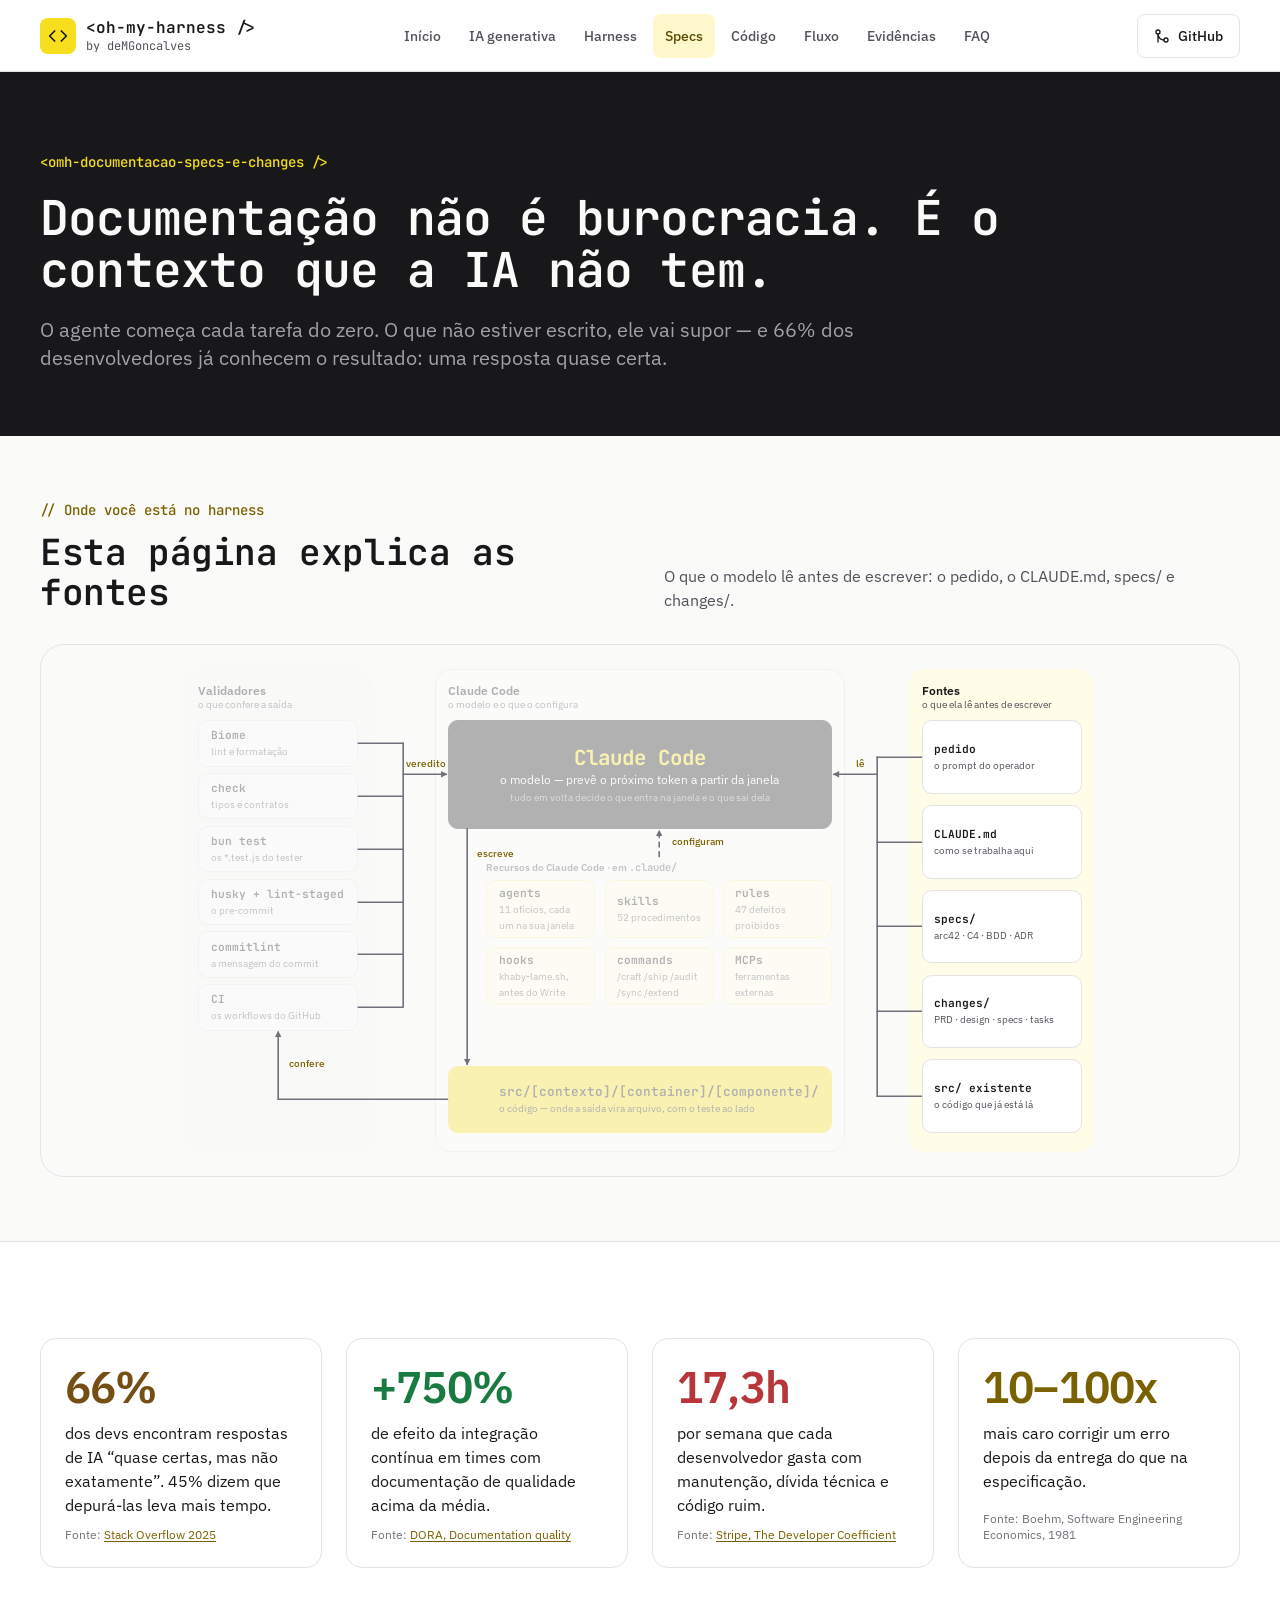
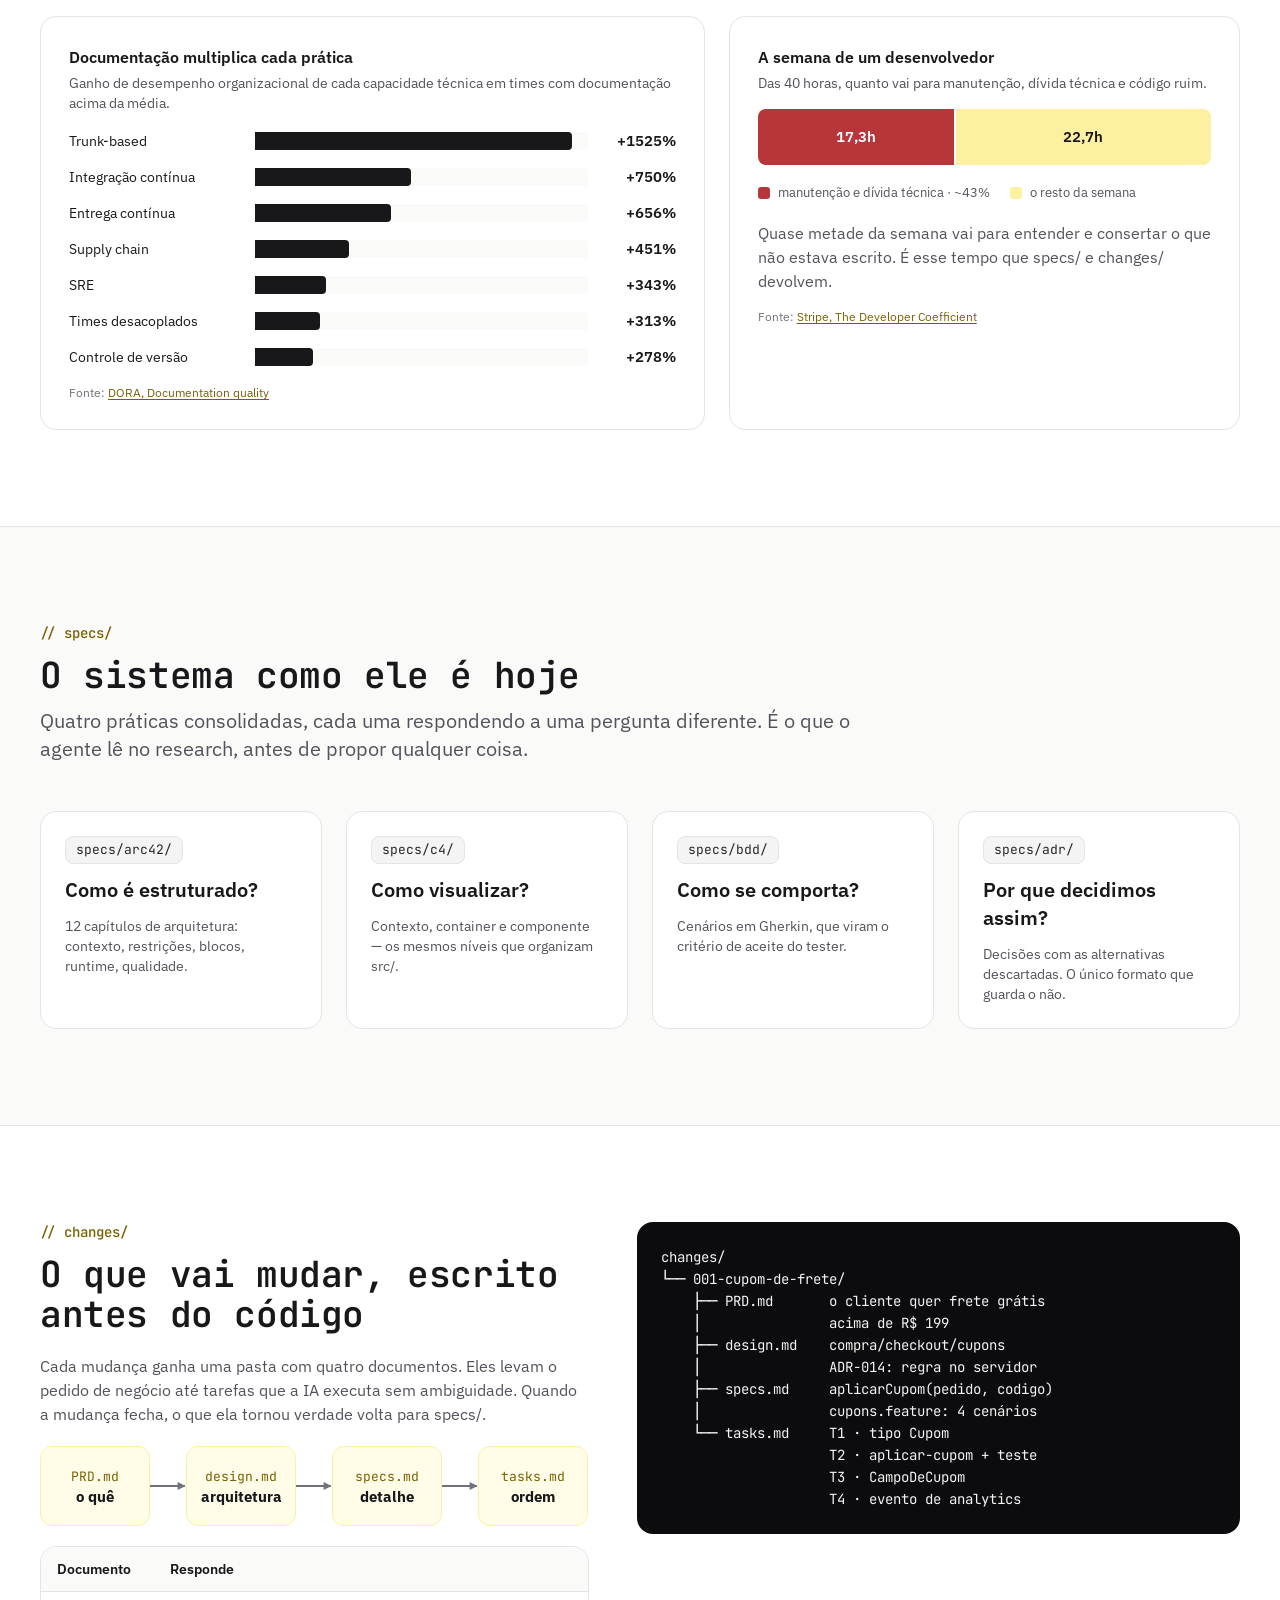
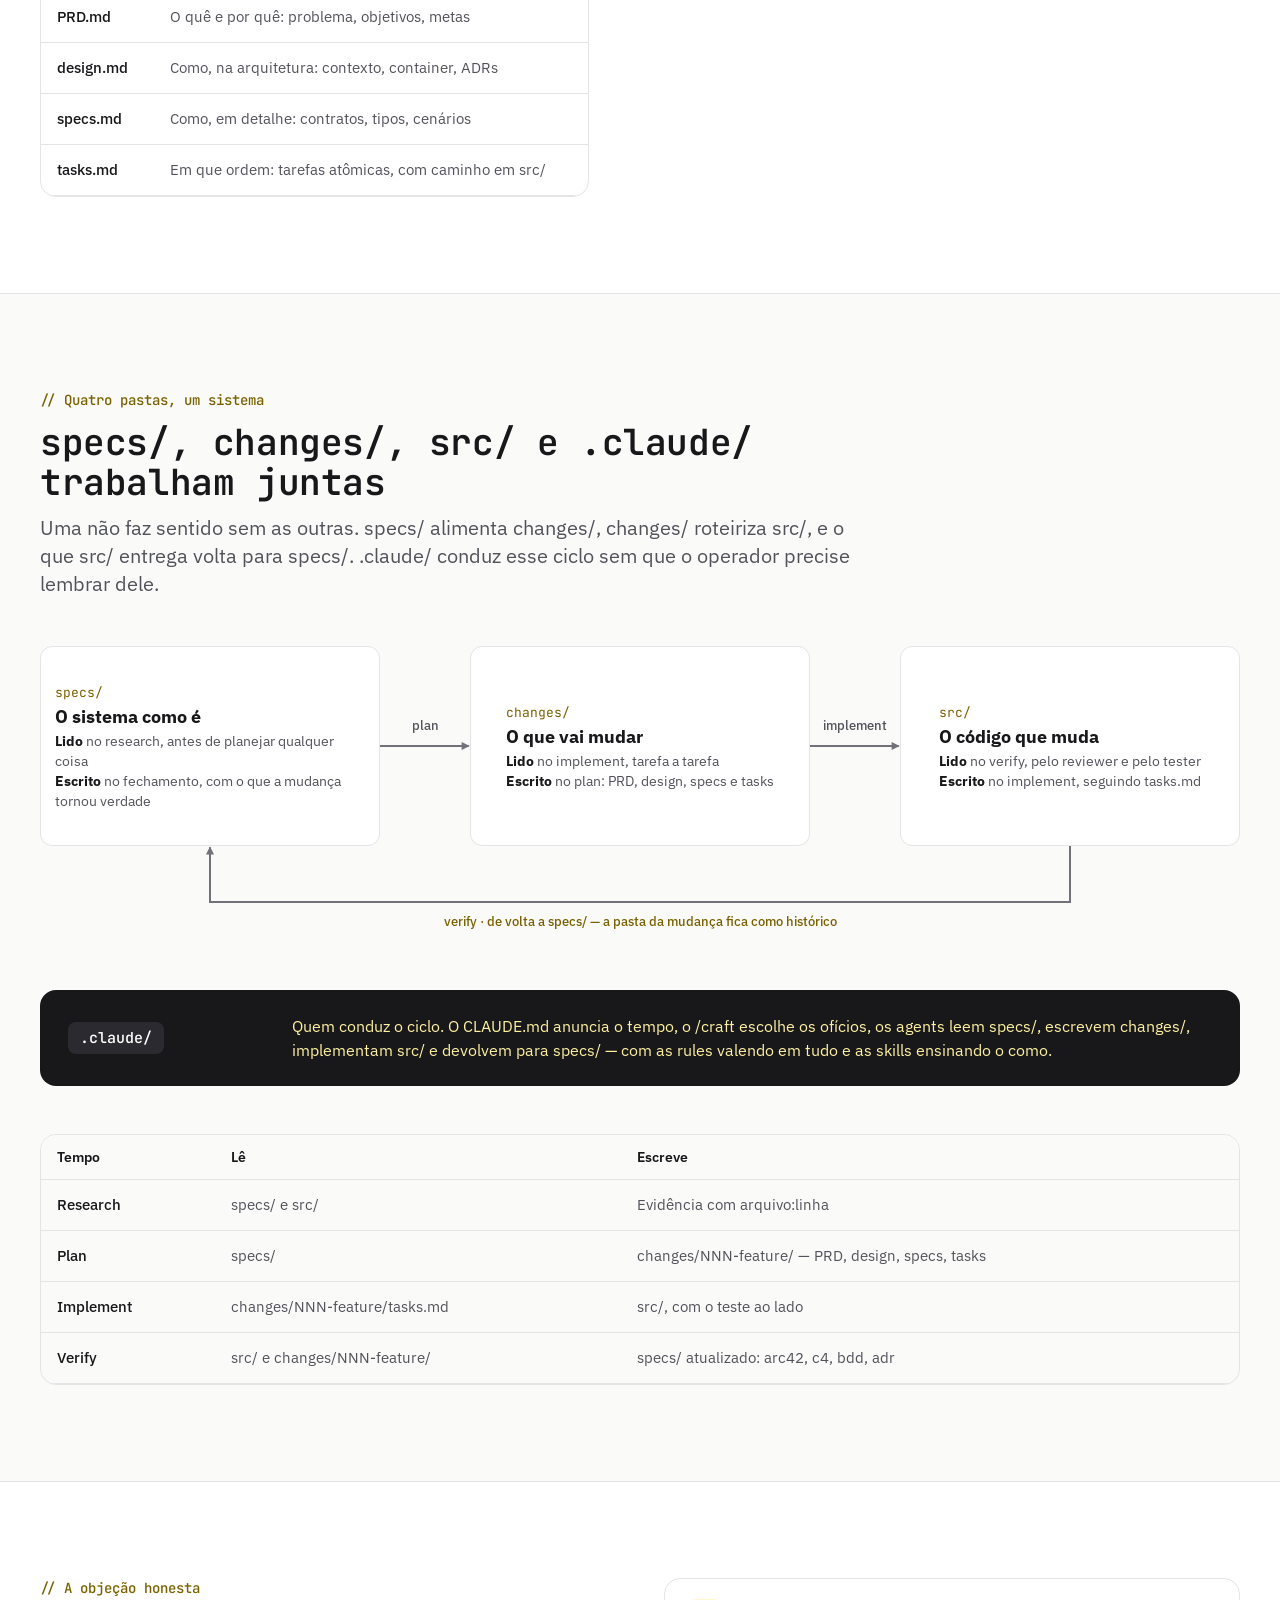
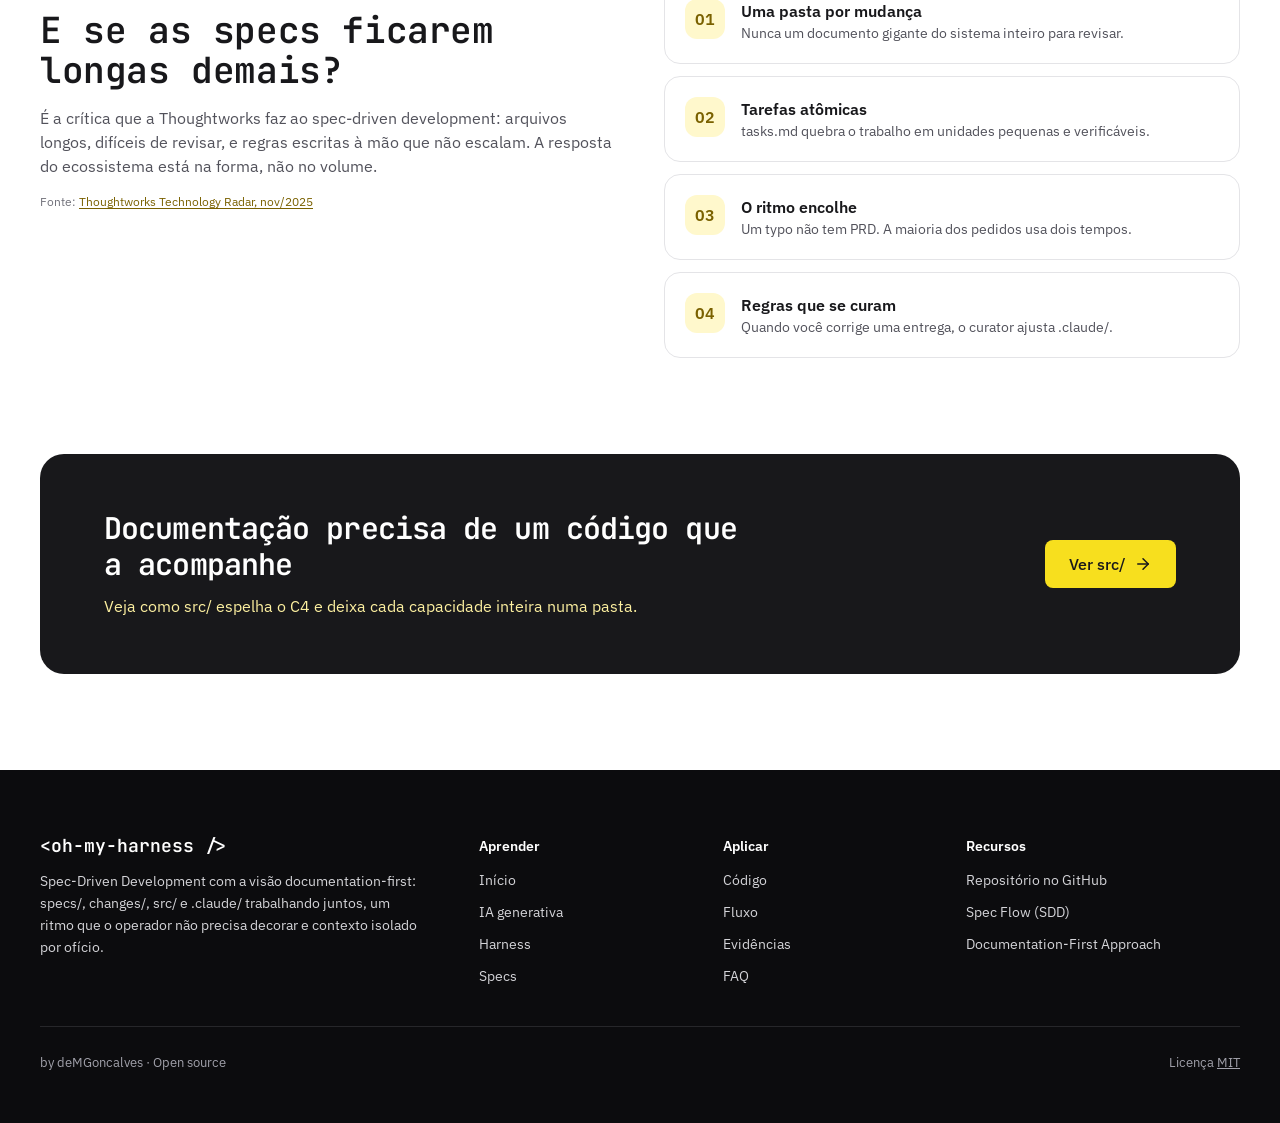
<file: docs/specs.html>
<!doctype html>
<html lang="pt-BR">
<head>
<meta charset="utf-8">
<meta name="viewport" content="width=device-width, initial-scale=1">
<title>specs/ e changes/ · &lt;oh-my-harness /&gt;</title>
<meta name="description" content="Um harness para o agente, uma documentação viva, um código que a IA consegue navegar e um fluxo que ninguém precisa decorar: research, plan, implement, verify.">
<meta name="theme-color" content="#f7df1e">
<link rel="icon" href="assets/favicon.svg" type="image/svg+xml">
<link rel="preconnect" href="https://fonts.googleapis.com">
<link rel="preconnect" href="https://fonts.gstatic.com" crossorigin>
<link rel="stylesheet" href="https://fonts.googleapis.com/css2?family=IBM+Plex+Sans:wght@400;500;600&amp;family=JetBrains+Mono:wght@400;500;600;700&amp;display=swap">
<link rel="stylesheet" href="assets/style.css">
</head>
<body>
<header class="site-header"><div class="site-header-in"><a class="brand" href="index.html"><span class="brand-mark"><svg width="20" height="20" viewBox="0 0 24 24" fill="none" stroke="currentColor" stroke-width="2" stroke-linecap="round" stroke-linejoin="round" aria-hidden="true"><path d="m16 18 6-6-6-6"></path><path d="m8 6-6 6 6 6"></path></svg></span><span class="brand-text"><span class="brand-name">&lt;oh-my-harness /&gt;</span><span class="brand-by">by deMGoncalves</span></span></a><input type="checkbox" id="menu" class="menu-toggle" aria-label="Abrir menu"><label for="menu" class="menu-btn" aria-hidden="true"><span></span><span></span><span></span></label><nav class="site-nav" aria-label="Principal"><a href="index.html">Início</a><a href="ia.html">IA generativa</a><a href="harness.html">Harness</a><a href="specs.html" aria-current="page">Specs</a><a href="codigo.html">Código</a><a href="fluxo.html">Fluxo</a><a href="evidencias.html">Evidências</a><a href="faq.html">FAQ</a></nav><a class="gh" href="https://github.com/deMGoncalves/oh-my-harness" target="_blank" rel="noopener"><svg width="16" height="16" viewBox="0 0 24 24" fill="none" stroke="currentColor" stroke-width="2" stroke-linecap="round" stroke-linejoin="round" aria-hidden="true"><circle cx="18" cy="18" r="3"></circle><circle cx="6" cy="6" r="3"></circle><path d="M6 21V9a9 9 0 0 0 9 9"></path></svg>GitHub</a></div></header>
<main class="omh-page">
<section style="padding: 80px var(--omh-gx) 64px; display: flex; flex-direction: column; gap: 20px; box-sizing: border-box; background: #18181B;"><p class="omh-eyebrow" style="color: #F7DF1E;">&lt;omh-documentacao-specs-e-changes /&gt;</p><h1 class="omh-h1s" style="max-width: 1000px; color: #FAFAF9;">Documentação não é burocracia. É o contexto que a IA não tem.</h1><p class="omh-lead" style="max-width: 820px; color: #A1A1AA;">O agente começa cada tarefa do zero. O que não estiver escrito, ele vai supor — e 66% dos desenvolvedores já conhecem o resultado: uma resposta quase certa.</p></section><section style="padding: 64px var(--omh-gx); display: flex; flex-direction: column; gap: 32px; box-sizing: border-box; background: var(--neutral-50); border-bottom: 1px solid var(--subtle);"><div style="display: grid; grid-template-columns: 1fr 1fr; gap: 48px; align-items: end;"><div style="display: flex; flex-direction: column; gap: 12px;"><p class="omh-eyebrow">// Onde você está no harness</p><h2 class="omh-h2">Esta página explica as fontes</h2></div><p class="omh-body">O que o modelo lê antes de escrever: o pedido, o CLAUDE.md, specs/ e changes/.</p></div><div style="background: #FAFAF9; border: 1px solid var(--subtle); border-radius: 24px; padding: 24px 32px;"><div class="omh-zoom" style="zoom: 0.8; width: 1136px; margin: 0 auto;"><div class="omh-fit" data-w="1136" style="position: relative; width: 1136px; height: 604px; flex-shrink: 0;"><div style="position: absolute; left: 0px; top: 0px; width: 232px; height: 604px; background: #F4F4F5; border-radius: 20px; box-sizing: border-box;opacity: 0.32;"></div><div style="position: absolute; left: 904px; top: 0px; width: 232px; height: 604px; background: #FFFCE8; border-radius: 20px; box-sizing: border-box;"></div><div style="position: absolute; left: 312px; top: 0px; width: 512px; height: 604px; background: #FFFFFF; border-radius: 20px; box-sizing: border-box; border: 1px solid #E4E4E7;opacity: 0.32;"></div><svg width="56" height="8" viewBox="0 0 56 8" preserveAspectRatio="none" style="position: absolute; left: 864px; top: 106px; width: 56px; height: 8px; overflow: visible; fill: none; stroke: #71717A; stroke-width: 2; stroke-linecap: round; stroke-linejoin: round;"><path d="M 56 4 L 0 4"></path></svg><svg width="56" height="8" viewBox="0 0 56 8" preserveAspectRatio="none" style="position: absolute; left: 864px; top: 212px; width: 56px; height: 8px; overflow: visible; fill: none; stroke: #71717A; stroke-width: 2; stroke-linecap: round; stroke-linejoin: round;"><path d="M 56 4 L 0 4"></path></svg><svg width="56" height="8" viewBox="0 0 56 8" preserveAspectRatio="none" style="position: absolute; left: 864px; top: 318px; width: 56px; height: 8px; overflow: visible; fill: none; stroke: #71717A; stroke-width: 2; stroke-linecap: round; stroke-linejoin: round;"><path d="M 56 4 L 0 4"></path></svg><svg width="56" height="8" viewBox="0 0 56 8" preserveAspectRatio="none" style="position: absolute; left: 864px; top: 424px; width: 56px; height: 8px; overflow: visible; fill: none; stroke: #71717A; stroke-width: 2; stroke-linecap: round; stroke-linejoin: round;"><path d="M 56 4 L 0 4"></path></svg><svg width="56" height="8" viewBox="0 0 56 8" preserveAspectRatio="none" style="position: absolute; left: 864px; top: 530px; width: 56px; height: 8px; overflow: visible; fill: none; stroke: #71717A; stroke-width: 2; stroke-linecap: round; stroke-linejoin: round;"><path d="M 56 4 L 0 4"></path></svg><svg width="8" height="424" viewBox="0 0 8 424" preserveAspectRatio="none" style="position: absolute; left: 860px; top: 110px; width: 8px; height: 424px; overflow: visible; fill: none; stroke: #71717A; stroke-width: 2; stroke-linecap: round; stroke-linejoin: round;"><path d="M 4 0 L 4 424"></path></svg><svg width="54" height="8" viewBox="0 0 54 8" preserveAspectRatio="none" style="position: absolute; left: 810px; top: 128px; width: 54px; height: 8px; overflow: visible; fill: none; stroke: #71717A; stroke-width: 2; stroke-linecap: round; stroke-linejoin: round;"><defs><marker id="dc-arrow-head-filled" orient="auto" markerWidth="5" markerHeight="5" refX="3.2" refY="2" overflow="visible"><path d="M0 0 L4 2 L0 4 Z" fill="#71717A" stroke="none" style="fill: context-stroke"/></marker></defs><path d="M 54 4 L 0 4" marker-end="url(#dc-arrow-head-filled)"></path></svg><svg width="56" height="8" viewBox="0 0 56 8" preserveAspectRatio="none" style="position: absolute; left: 216px; top: 89px; width: 56px; height: 8px; overflow: visible; fill: none; stroke: #71717A; stroke-width: 2; stroke-linecap: round; stroke-linejoin: round;"><path d="M 0 4 L 56 4"></path></svg><svg width="56" height="8" viewBox="0 0 56 8" preserveAspectRatio="none" style="position: absolute; left: 216px; top: 155px; width: 56px; height: 8px; overflow: visible; fill: none; stroke: #71717A; stroke-width: 2; stroke-linecap: round; stroke-linejoin: round;"><path d="M 0 4 L 56 4"></path></svg><svg width="56" height="8" viewBox="0 0 56 8" preserveAspectRatio="none" style="position: absolute; left: 216px; top: 221px; width: 56px; height: 8px; overflow: visible; fill: none; stroke: #71717A; stroke-width: 2; stroke-linecap: round; stroke-linejoin: round;"><path d="M 0 4 L 56 4"></path></svg><svg width="56" height="8" viewBox="0 0 56 8" preserveAspectRatio="none" style="position: absolute; left: 216px; top: 287px; width: 56px; height: 8px; overflow: visible; fill: none; stroke: #71717A; stroke-width: 2; stroke-linecap: round; stroke-linejoin: round;"><path d="M 0 4 L 56 4"></path></svg><svg width="56" height="8" viewBox="0 0 56 8" preserveAspectRatio="none" style="position: absolute; left: 216px; top: 353px; width: 56px; height: 8px; overflow: visible; fill: none; stroke: #71717A; stroke-width: 2; stroke-linecap: round; stroke-linejoin: round;"><path d="M 0 4 L 56 4"></path></svg><svg width="56" height="8" viewBox="0 0 56 8" preserveAspectRatio="none" style="position: absolute; left: 216px; top: 419px; width: 56px; height: 8px; overflow: visible; fill: none; stroke: #71717A; stroke-width: 2; stroke-linecap: round; stroke-linejoin: round;"><path d="M 0 4 L 56 4"></path></svg><svg width="8" height="330" viewBox="0 0 8 330" preserveAspectRatio="none" style="position: absolute; left: 268px; top: 93px; width: 8px; height: 330px; overflow: visible; fill: none; stroke: #71717A; stroke-width: 2; stroke-linecap: round; stroke-linejoin: round;"><path d="M 4 0 L 4 330"></path></svg><svg width="54" height="8" viewBox="0 0 54 8" preserveAspectRatio="none" style="position: absolute; left: 272px; top: 128px; width: 54px; height: 8px; overflow: visible; fill: none; stroke: #71717A; stroke-width: 2; stroke-linecap: round; stroke-linejoin: round;"><defs><marker id="dc-arrow-head-filled" orient="auto" markerWidth="5" markerHeight="5" refX="3.2" refY="2" overflow="visible"><path d="M0 0 L4 2 L0 4 Z" fill="#71717A" stroke="none" style="fill: context-stroke"/></marker></defs><path d="M 0 4 L 54 4" marker-end="url(#dc-arrow-head-filled)"></path></svg><svg width="8" height="294" viewBox="0 0 8 294" preserveAspectRatio="none" style="position: absolute; left: 348px; top: 200px; width: 8px; height: 294px; overflow: visible; fill: none; stroke: #71717A; stroke-width: 2; stroke-linecap: round; stroke-linejoin: round;"><defs><marker id="dc-arrow-head-filled" orient="auto" markerWidth="5" markerHeight="5" refX="3.2" refY="2" overflow="visible"><path d="M0 0 L4 2 L0 4 Z" fill="#71717A" stroke="none" style="fill: context-stroke"/></marker></defs><path d="M 4 0 L 4 294" marker-end="url(#dc-arrow-head-filled)"></path></svg><svg width="8" height="32" viewBox="0 0 8 32" preserveAspectRatio="none" style="position: absolute; left: 588px; top: 202px; width: 8px; height: 32px; overflow: visible; fill: none; stroke: #71717A; stroke-width: 2; stroke-linecap: round; stroke-linejoin: round; stroke-dasharray: 6 6;"><defs><marker id="dc-arrow-head-filled" orient="auto" markerWidth="5" markerHeight="5" refX="3.2" refY="2" overflow="visible"><path d="M0 0 L4 2 L0 4 Z" fill="#71717A" stroke="none" style="fill: context-stroke"/></marker></defs><path d="M 4 32 L 4 0" marker-end="url(#dc-arrow-head-filled)"></path></svg><svg width="212" height="8" viewBox="0 0 212 8" preserveAspectRatio="none" style="position: absolute; left: 116px; top: 534px; width: 212px; height: 8px; overflow: visible; fill: none; stroke: #71717A; stroke-width: 2; stroke-linecap: round; stroke-linejoin: round;"><path d="M 212 4 L 0 4"></path></svg><svg width="8" height="84" viewBox="0 0 8 84" preserveAspectRatio="none" style="position: absolute; left: 112px; top: 454px; width: 8px; height: 84px; overflow: visible; fill: none; stroke: #71717A; stroke-width: 2; stroke-linecap: round; stroke-linejoin: round;"><defs><marker id="dc-arrow-head-filled" orient="auto" markerWidth="5" markerHeight="5" refX="3.2" refY="2" overflow="visible"><path d="M0 0 L4 2 L0 4 Z" fill="#71717A" stroke="none" style="fill: context-stroke"/></marker></defs><path d="M 4 84 L 4 0" marker-end="url(#dc-arrow-head-filled)"></path></svg><div style="position: absolute; left: 16px; top: 18px; width: 200px; opacity: 0.32;"><div style="font-size: 15px; line-height: 20px; font-weight: 600; color: #18181B;">Validadores</div><div style="font-size: 12px; line-height: 16px; color: #52525B;">o que confere a saída</div></div><div style="position: absolute; left: 920px; top: 18px; width: 200px;"><div style="font-size: 15px; line-height: 20px; font-weight: 600; color: #18181B;">Fontes</div><div style="font-size: 12px; line-height: 16px; color: #52525B;">o que ela lê antes de escrever</div></div><div style="position: absolute; left: 328px; top: 18px; width: 480px; opacity: 0.32;"><div style="font-size: 15px; line-height: 20px; font-weight: 600; color: #18181B;">Claude Code</div><div style="font-size: 12px; line-height: 16px; color: #52525B;">o modelo e o que o configura</div></div><div style="position: absolute; left: 920px; top: 64px; width: 200px; height: 92px; box-sizing: border-box; padding: 10px 14px; display: flex; align-items: center; justify-content: center; text-align: center; font-size: 15px; line-height: 20px; border-radius: 12px; background: #FFFFFF; border: 1px solid #E4E4E7;"><span style="display: block; text-align: left; width: 100%;"><span style="font-family: 'JetBrains Mono', monospace; font-size: 14px; line-height: 20px; font-weight: 600;">pedido</span><br><span style="font-size: 12px; line-height: 16px; color: #52525B;">o prompt do operador</span></span></div><div style="position: absolute; left: 920px; top: 170px; width: 200px; height: 92px; box-sizing: border-box; padding: 10px 14px; display: flex; align-items: center; justify-content: center; text-align: center; font-size: 15px; line-height: 20px; border-radius: 12px; background: #FFFFFF; border: 1px solid #E4E4E7;"><span style="display: block; text-align: left; width: 100%;"><span style="font-family: 'JetBrains Mono', monospace; font-size: 14px; line-height: 20px; font-weight: 600;">CLAUDE.md</span><br><span style="font-size: 12px; line-height: 16px; color: #52525B;">como se trabalha aqui</span></span></div><div style="position: absolute; left: 920px; top: 276px; width: 200px; height: 92px; box-sizing: border-box; padding: 10px 14px; display: flex; align-items: center; justify-content: center; text-align: center; font-size: 15px; line-height: 20px; border-radius: 12px; background: #FFFFFF; border: 1px solid #E4E4E7;"><span style="display: block; text-align: left; width: 100%;"><span style="font-family: 'JetBrains Mono', monospace; font-size: 14px; line-height: 20px; font-weight: 600;">specs/</span><br><span style="font-size: 12px; line-height: 16px; color: #52525B;">arc42 · C4 · BDD · ADR</span></span></div><div style="position: absolute; left: 920px; top: 382px; width: 200px; height: 92px; box-sizing: border-box; padding: 10px 14px; display: flex; align-items: center; justify-content: center; text-align: center; font-size: 15px; line-height: 20px; border-radius: 12px; background: #FFFFFF; border: 1px solid #E4E4E7;"><span style="display: block; text-align: left; width: 100%;"><span style="font-family: 'JetBrains Mono', monospace; font-size: 14px; line-height: 20px; font-weight: 600;">changes/</span><br><span style="font-size: 12px; line-height: 16px; color: #52525B;">PRD · design · specs · tasks</span></span></div><div style="position: absolute; left: 920px; top: 488px; width: 200px; height: 92px; box-sizing: border-box; padding: 10px 14px; display: flex; align-items: center; justify-content: center; text-align: center; font-size: 15px; line-height: 20px; border-radius: 12px; background: #FFFFFF; border: 1px solid #E4E4E7;"><span style="display: block; text-align: left; width: 100%;"><span style="font-family: 'JetBrains Mono', monospace; font-size: 14px; line-height: 20px; font-weight: 600;">src/ existente</span><br><span style="font-size: 12px; line-height: 16px; color: #52525B;">o código que já está lá</span></span></div><div style="position: absolute; left: 16px; top: 64px; width: 200px; height: 58px; box-sizing: border-box; padding: 10px 14px;opacity: 0.32; display: flex; align-items: center; justify-content: center; text-align: center; font-size: 15px; line-height: 20px; border-radius: 12px; background: #FFFFFF; border: 1px solid #E4E4E7;"><span style="display: block; text-align: left; width: 100%;"><span style="font-family: 'JetBrains Mono', monospace; font-size: 14px; line-height: 20px; font-weight: 600;">Biome</span><br><span style="font-size: 12px; line-height: 16px; color: #52525B;">lint e formatação</span></span></div><div style="position: absolute; left: 16px; top: 130px; width: 200px; height: 58px; box-sizing: border-box; padding: 10px 14px;opacity: 0.32; display: flex; align-items: center; justify-content: center; text-align: center; font-size: 15px; line-height: 20px; border-radius: 12px; background: #FFFFFF; border: 1px solid #E4E4E7;"><span style="display: block; text-align: left; width: 100%;"><span style="font-family: 'JetBrains Mono', monospace; font-size: 14px; line-height: 20px; font-weight: 600;">check</span><br><span style="font-size: 12px; line-height: 16px; color: #52525B;">tipos e contratos</span></span></div><div style="position: absolute; left: 16px; top: 196px; width: 200px; height: 58px; box-sizing: border-box; padding: 10px 14px;opacity: 0.32; display: flex; align-items: center; justify-content: center; text-align: center; font-size: 15px; line-height: 20px; border-radius: 12px; background: #FFFFFF; border: 1px solid #E4E4E7;"><span style="display: block; text-align: left; width: 100%;"><span style="font-family: 'JetBrains Mono', monospace; font-size: 14px; line-height: 20px; font-weight: 600;">bun test</span><br><span style="font-size: 12px; line-height: 16px; color: #52525B;">os *.test.js do tester</span></span></div><div style="position: absolute; left: 16px; top: 262px; width: 200px; height: 58px; box-sizing: border-box; padding: 10px 14px;opacity: 0.32; display: flex; align-items: center; justify-content: center; text-align: center; font-size: 15px; line-height: 20px; border-radius: 12px; background: #FFFFFF; border: 1px solid #E4E4E7;"><span style="display: block; text-align: left; width: 100%;"><span style="font-family: 'JetBrains Mono', monospace; font-size: 14px; line-height: 20px; font-weight: 600;">husky + lint-staged</span><br><span style="font-size: 12px; line-height: 16px; color: #52525B;">o pre-commit</span></span></div><div style="position: absolute; left: 16px; top: 328px; width: 200px; height: 58px; box-sizing: border-box; padding: 10px 14px;opacity: 0.32; display: flex; align-items: center; justify-content: center; text-align: center; font-size: 15px; line-height: 20px; border-radius: 12px; background: #FFFFFF; border: 1px solid #E4E4E7;"><span style="display: block; text-align: left; width: 100%;"><span style="font-family: 'JetBrains Mono', monospace; font-size: 14px; line-height: 20px; font-weight: 600;">commitlint</span><br><span style="font-size: 12px; line-height: 16px; color: #52525B;">a mensagem do commit</span></span></div><div style="position: absolute; left: 16px; top: 394px; width: 200px; height: 58px; box-sizing: border-box; padding: 10px 14px;opacity: 0.32; display: flex; align-items: center; justify-content: center; text-align: center; font-size: 15px; line-height: 20px; border-radius: 12px; background: #FFFFFF; border: 1px solid #E4E4E7;"><span style="display: block; text-align: left; width: 100%;"><span style="font-family: 'JetBrains Mono', monospace; font-size: 14px; line-height: 20px; font-weight: 600;">CI</span><br><span style="font-size: 12px; line-height: 16px; color: #52525B;">os workflows do GitHub</span></span></div><div style="position: absolute; left: 328px; top: 64px; width: 480px; height: 136px; box-sizing: border-box; padding: 10px 14px;opacity: 0.32; display: flex; align-items: center; justify-content: center; text-align: center; font-size: 15px; line-height: 20px; border-radius: 12px; background: #18181B; border: 1px solid #18181B; color: #FFFFFF;"><span style="display: block; width: 100%;"><span style="font-family: 'JetBrains Mono', monospace; font-size: 26px; line-height: 34px; font-weight: 700; color: #F7DF1E;">Claude Code</span><br><span style="font-size: 15px; line-height: 22px; color: #FFFFFF;">o modelo — prevê o próximo token a partir da janela</span><br><span style="font-size: 13px; line-height: 20px; color: #A1A1AA;">tudo em volta decide o que entra na janela e o que sai dela</span></span></div><div style="position: absolute; left: 376px; top: 240px; font-size: 13px; line-height: 16px; font-weight: 600; color: #52525B; opacity: 0.32;">Recursos do Claude Code · em <span style="font-family: 'JetBrains Mono', monospace;">.claude/</span></div><div style="position: absolute; left: 376px; top: 264px; width: 136px; height: 72px; box-sizing: border-box; padding: 10px 14px;opacity: 0.32; display: flex; align-items: center; justify-content: center; text-align: center; font-size: 15px; line-height: 20px; border-radius: 12px; background: #FFFCE8; border: 1px solid #FDF0A0;"><span style="display: block; text-align: left; width: 100%;"><span style="font-family: 'JetBrains Mono', monospace; font-size: 14px; line-height: 20px; font-weight: 600;">agents</span><br><span style="font-size: 12px; line-height: 16px; color: #52525B;">11 ofícios, cada um na sua janela</span></span></div><div style="position: absolute; left: 524px; top: 264px; width: 136px; height: 72px; box-sizing: border-box; padding: 10px 14px;opacity: 0.32; display: flex; align-items: center; justify-content: center; text-align: center; font-size: 15px; line-height: 20px; border-radius: 12px; background: #FFFCE8; border: 1px solid #FDF0A0;"><span style="display: block; text-align: left; width: 100%;"><span style="font-family: 'JetBrains Mono', monospace; font-size: 14px; line-height: 20px; font-weight: 600;">skills</span><br><span style="font-size: 12px; line-height: 16px; color: #52525B;">52 procedimentos</span></span></div><div style="position: absolute; left: 672px; top: 264px; width: 136px; height: 72px; box-sizing: border-box; padding: 10px 14px;opacity: 0.32; display: flex; align-items: center; justify-content: center; text-align: center; font-size: 15px; line-height: 20px; border-radius: 12px; background: #FFFCE8; border: 1px solid #FDF0A0;"><span style="display: block; text-align: left; width: 100%;"><span style="font-family: 'JetBrains Mono', monospace; font-size: 14px; line-height: 20px; font-weight: 600;">rules</span><br><span style="font-size: 12px; line-height: 16px; color: #52525B;">47 defeitos proibidos</span></span></div><div style="position: absolute; left: 376px; top: 348px; width: 136px; height: 72px; box-sizing: border-box; padding: 10px 14px;opacity: 0.32; display: flex; align-items: center; justify-content: center; text-align: center; font-size: 15px; line-height: 20px; border-radius: 12px; background: #FFFCE8; border: 1px solid #FDF0A0;"><span style="display: block; text-align: left; width: 100%;"><span style="font-family: 'JetBrains Mono', monospace; font-size: 14px; line-height: 20px; font-weight: 600;">hooks</span><br><span style="font-size: 12px; line-height: 16px; color: #52525B;">khaby-lame.sh, antes do Write</span></span></div><div style="position: absolute; left: 524px; top: 348px; width: 136px; height: 72px; box-sizing: border-box; padding: 10px 14px;opacity: 0.32; display: flex; align-items: center; justify-content: center; text-align: center; font-size: 15px; line-height: 20px; border-radius: 12px; background: #FFFCE8; border: 1px solid #FDF0A0;"><span style="display: block; text-align: left; width: 100%;"><span style="font-family: 'JetBrains Mono', monospace; font-size: 14px; line-height: 20px; font-weight: 600;">commands</span><br><span style="font-size: 12px; line-height: 16px; color: #52525B;">/craft /ship /audit /sync /extend</span></span></div><div style="position: absolute; left: 672px; top: 348px; width: 136px; height: 72px; box-sizing: border-box; padding: 10px 14px;opacity: 0.32; display: flex; align-items: center; justify-content: center; text-align: center; font-size: 15px; line-height: 20px; border-radius: 12px; background: #FFFCE8; border: 1px solid #FDF0A0;"><span style="display: block; text-align: left; width: 100%;"><span style="font-family: 'JetBrains Mono', monospace; font-size: 14px; line-height: 20px; font-weight: 600;">MCPs</span><br><span style="font-size: 12px; line-height: 16px; color: #52525B;">ferramentas externas</span></span></div><div style="position: absolute; left: 328px; top: 496px; width: 480px; height: 84px; box-sizing: border-box; padding: 10px 14px 10px 62px;opacity: 0.32; display: flex; align-items: center; justify-content: center; text-align: center; font-size: 15px; line-height: 20px; border-radius: 12px; background: #F7DF1E; border: 1px solid #F7DF1E; color: #18181B;"><span style="display: block; text-align: left; width: 100%;"><span style="font-family: 'JetBrains Mono', monospace; font-size: 16px; line-height: 22px; font-weight: 600;">src/[contexto]/[container]/[componente]/</span><br><span style="font-size: 12px; line-height: 16px; color: #18181B;">o código — onde a saída vira arquivo, com o teste ao lado</span></span></div><div style="position: absolute; left: 830px; top: 110px; width: 28px; text-align: center; font-size: 13px; line-height: 16px; font-weight: 500; color: #7A6100;">lê</div><div style="position: absolute; left: 274px; top: 110px; width: 54px; text-align: center; font-size: 13px; line-height: 16px; font-weight: 500; color: #7A6100;">veredito</div><div style="position: absolute; left: 360px; top: 222px; width: 56px; text-align: center; font-size: 13px; line-height: 16px; font-weight: 500; color: #7A6100;">escreve</div><div style="position: absolute; left: 600px; top: 208px; width: 80px; text-align: center; font-size: 13px; line-height: 16px; font-weight: 500; color: #7A6100;">configuram</div><div style="position: absolute; left: 124px; top: 485px; width: 56px; text-align: center; font-size: 13px; line-height: 16px; font-weight: 500; color: #7A6100;">confere</div></div><div class="omh-map-mob"><div class="mm-box mm-src"><p class="mm-t">Fontes</p><p class="mm-s">o que ela lê antes de escrever</p><div class="mm-chips"><span>pedido</span><span>CLAUDE.md</span><span>specs/</span><span>changes/</span><span>src/ existente</span></div></div><div class="mm-arrow">↓ <span>lê</span></div><div class="mm-box mm-model omh-dim"><p class="mm-t">Claude Code</p><p class="mm-s">o modelo — prevê o próximo token a partir da janela</p></div><div class="mm-box mm-res omh-dim"><p class="mm-t">Recursos · .claude/</p><p class="mm-s">configuram o modelo</p><div class="mm-chips"><span>agents · 11</span><span>skills · 52</span><span>rules · 47</span><span>hooks</span><span>commands · 5</span><span>MCPs</span></div></div><div class="mm-arrow">↓ <span>escreve</span></div><div class="mm-box mm-code omh-dim"><p class="mm-t">src/[contexto]/[container]/[componente]/</p><p class="mm-s">onde a saída vira arquivo, com o teste ao lado</p></div><div class="mm-arrow">↓ <span>confere</span></div><div class="mm-box mm-val omh-dim"><p class="mm-t">Validadores</p><p class="mm-s">o veredito volta para o modelo</p><div class="mm-chips"><span>Biome</span><span>check</span><span>bun test</span><span>husky + lint-staged</span><span>commitlint</span><span>CI</span></div></div></div></div></div></section>
<section class="omh-sec">
<div class="omh-g4">
<div class="omh-card" style="padding: 24px; gap: 10px;"><p style="margin: 0; font-size: 44px; line-height: 48px; font-weight: 600; letter-spacing: -0.8px; color: var(--warning-foreground);">66%</p><p class="omh-body" style="color: var(--foreground); flex-grow: 1;">dos devs encontram respostas de IA “quase certas, mas não exatamente”. 45% dizem que depurá-las leva mais tempo.</p><p class="omh-src">Fonte: <a href="https://survey.stackoverflow.co/2025/ai" class="omh-srca">Stack Overflow 2025</a></p></div><div class="omh-card" style="padding: 24px; gap: 10px;"><p style="margin: 0; font-size: 44px; line-height: 48px; font-weight: 600; letter-spacing: -0.8px; color: var(--success-foreground);">+750%</p><p class="omh-body" style="color: var(--foreground); flex-grow: 1;">de efeito da integração contínua em times com documentação de qualidade acima da média.</p><p class="omh-src">Fonte: <a href="https://dora.dev/capabilities/documentation-quality/" class="omh-srca">DORA, Documentation quality</a></p></div><div class="omh-card" style="padding: 24px; gap: 10px;"><p style="margin: 0; font-size: 44px; line-height: 48px; font-weight: 600; letter-spacing: -0.8px; color: var(--destructive-600);">17,3h</p><p class="omh-body" style="color: var(--foreground); flex-grow: 1;">por semana que cada desenvolvedor gasta com manutenção, dívida técnica e código ruim.</p><p class="omh-src">Fonte: <a href="https://stripe.com/files/reports/the-developer-coefficient.pdf" class="omh-srca">Stripe, The Developer Coefficient</a></p></div><div class="omh-card" style="padding: 24px; gap: 10px;"><p style="margin: 0; font-size: 44px; line-height: 48px; font-weight: 600; letter-spacing: -0.8px; color: var(--azoxo-600);">10–100x</p><p class="omh-body" style="color: var(--foreground); flex-grow: 1;">mais caro corrigir um erro depois da entrega do que na especificação.</p><p class="omh-src">Fonte: Boehm, Software Engineering Economics, 1981</p></div>
</div>
<div style="display: grid; grid-template-columns: 1.3fr 1fr; gap: 24px;">
<div class="omh-card" style="padding: 28px; gap: 16px;"><div style="display: flex; flex-direction: column; gap: 4px;"><p class="omh-h4">Documentação multiplica cada prática</p><p class="omh-small">Ganho de desempenho organizacional de cada capacidade técnica em times com documentação acima da média.</p></div><div style="display: flex; flex-direction: column; gap: 12px;"><div style="display: grid; grid-template-columns: 170px 1fr 72px; gap: 16px; align-items: center;"><p class="omh-small" style="color: var(--foreground);">Trunk-based</p><div style="height: 18px; background: var(--neutral-50); border-radius: 4px;"><div style="width: 95.3%; height: 18px; background: #18181B; border-radius: 0 4px 4px 0;"></div></div><p style="margin: 0; font-size: 15px; font-weight: 600; color: var(--foreground); text-align: right;">+1525%</p></div><div style="display: grid; grid-template-columns: 170px 1fr 72px; gap: 16px; align-items: center;"><p class="omh-small" style="color: var(--foreground);">Integração contínua</p><div style="height: 18px; background: var(--neutral-50); border-radius: 4px;"><div style="width: 46.9%; height: 18px; background: #18181B; border-radius: 0 4px 4px 0;"></div></div><p style="margin: 0; font-size: 15px; font-weight: 600; color: var(--foreground); text-align: right;">+750%</p></div><div style="display: grid; grid-template-columns: 170px 1fr 72px; gap: 16px; align-items: center;"><p class="omh-small" style="color: var(--foreground);">Entrega contínua</p><div style="height: 18px; background: var(--neutral-50); border-radius: 4px;"><div style="width: 41.0%; height: 18px; background: #18181B; border-radius: 0 4px 4px 0;"></div></div><p style="margin: 0; font-size: 15px; font-weight: 600; color: var(--foreground); text-align: right;">+656%</p></div><div style="display: grid; grid-template-columns: 170px 1fr 72px; gap: 16px; align-items: center;"><p class="omh-small" style="color: var(--foreground);">Supply chain</p><div style="height: 18px; background: var(--neutral-50); border-radius: 4px;"><div style="width: 28.2%; height: 18px; background: #18181B; border-radius: 0 4px 4px 0;"></div></div><p style="margin: 0; font-size: 15px; font-weight: 600; color: var(--foreground); text-align: right;">+451%</p></div><div style="display: grid; grid-template-columns: 170px 1fr 72px; gap: 16px; align-items: center;"><p class="omh-small" style="color: var(--foreground);">SRE</p><div style="height: 18px; background: var(--neutral-50); border-radius: 4px;"><div style="width: 21.4%; height: 18px; background: #18181B; border-radius: 0 4px 4px 0;"></div></div><p style="margin: 0; font-size: 15px; font-weight: 600; color: var(--foreground); text-align: right;">+343%</p></div><div style="display: grid; grid-template-columns: 170px 1fr 72px; gap: 16px; align-items: center;"><p class="omh-small" style="color: var(--foreground);">Times desacoplados</p><div style="height: 18px; background: var(--neutral-50); border-radius: 4px;"><div style="width: 19.6%; height: 18px; background: #18181B; border-radius: 0 4px 4px 0;"></div></div><p style="margin: 0; font-size: 15px; font-weight: 600; color: var(--foreground); text-align: right;">+313%</p></div><div style="display: grid; grid-template-columns: 170px 1fr 72px; gap: 16px; align-items: center;"><p class="omh-small" style="color: var(--foreground);">Controle de versão</p><div style="height: 18px; background: var(--neutral-50); border-radius: 4px;"><div style="width: 17.4%; height: 18px; background: #18181B; border-radius: 0 4px 4px 0;"></div></div><p style="margin: 0; font-size: 15px; font-weight: 600; color: var(--foreground); text-align: right;">+278%</p></div></div><p class="omh-src">Fonte: <a href="https://dora.dev/capabilities/documentation-quality/" class="omh-srca">DORA, Documentation quality</a></p></div><div class="omh-card" style="padding: 28px; gap: 16px;"><div style="display: flex; flex-direction: column; gap: 4px;"><p class="omh-h4">A semana de um desenvolvedor</p><p class="omh-small">Das 40 horas, quanto vai para manutenção, dívida técnica e código ruim.</p></div><div style="display: flex; height: 56px; border-radius: 8px; overflow: hidden; gap: 2px;"><div style="width: 43.25%; background: var(--destructive-600); display: flex; align-items: center; justify-content: center; color: var(--neutral-0); font-size: 15px; font-weight: 600;">17,3h</div><div style="flex-grow: 1; background: var(--azoxo-200); display: flex; align-items: center; justify-content: center; color: var(--azoxo-900); font-size: 15px; font-weight: 600;">22,7h</div></div><div style="display: flex; gap: 20px; flex-wrap: wrap;"><span style="display: inline-flex; align-items: center; gap: 8px; font-size: 13px; color: var(--muted-foreground);"><span style="width: 12px; height: 12px; border-radius: 3px; background: var(--destructive-600);"></span>manutenção e dívida técnica · ~43%</span><span style="display: inline-flex; align-items: center; gap: 8px; font-size: 13px; color: var(--muted-foreground);"><span style="width: 12px; height: 12px; border-radius: 3px; background: var(--azoxo-200);"></span>o resto da semana</span></div><p class="omh-body">Quase metade da semana vai para entender e consertar o que não estava escrito. É esse tempo que specs/ e changes/ devolvem.</p><p class="omh-src">Fonte: <a href="https://stripe.com/files/reports/the-developer-coefficient.pdf" class="omh-srca">Stripe, The Developer Coefficient</a></p></div>
</div>
</section>

<section class="omh-sectint">
<div style="display: flex; flex-direction: column; gap: 12px; max-width: 820px;"><p class="omh-eyebrow">// specs/</p><h2 class="omh-h2">O sistema como ele é hoje</h2><p class="omh-lead">Quatro práticas consolidadas, cada uma respondendo a uma pergunta diferente. É o que o agente lê no research, antes de propor qualquer coisa.</p></div>
<div class="omh-g4">
<div class="omh-card" style="padding: 24px;"><span class="omh-chipmono">specs/arc42/</span><h3 class="omh-h3">Como é estruturado?</h3><p class="omh-small">12 capítulos de arquitetura: contexto, restrições, blocos, runtime, qualidade.</p></div>
<div class="omh-card" style="padding: 24px;"><span class="omh-chipmono">specs/c4/</span><h3 class="omh-h3">Como visualizar?</h3><p class="omh-small">Contexto, container e componente — os mesmos níveis que organizam src/.</p></div>
<div class="omh-card" style="padding: 24px;"><span class="omh-chipmono">specs/bdd/</span><h3 class="omh-h3">Como se comporta?</h3><p class="omh-small">Cenários em Gherkin, que viram o critério de aceite do tester.</p></div>
<div class="omh-card" style="padding: 24px;"><span class="omh-chipmono">specs/adr/</span><h3 class="omh-h3">Por que decidimos assim?</h3><p class="omh-small">Decisões com as alternativas descartadas. O único formato que guarda o não.</p></div>
</div>
</section>

<section class="omh-sec">
<div style="display: grid; grid-template-columns: 1fr 1.1fr; gap: 48px; align-items: start;">
<div style="display: flex; flex-direction: column; gap: 20px;">
<div style="display: flex; flex-direction: column; gap: 12px; max-width: 820px;"><p class="omh-eyebrow">// changes/</p><h2 class="omh-h2">O que vai mudar, escrito antes do código</h2></div>
<p class="omh-body">Cada mudança ganha uma pasta com quatro documentos. Eles levam o pedido de negócio até tarefas que a IA executa sem ambiguidade. Quando a mudança fecha, o que ela tornou verdade volta para specs/.</p>
<div class="omh-fit" data-w="548" style="position: relative; width: 548px; height: 80px; flex-shrink: 0;"><svg width="34" height="8" viewBox="0 0 34 8" preserveAspectRatio="none" style="position: absolute; left: 110px; top: 36px; width: 34px; height: 8px; overflow: visible; fill: none; stroke: #71717A; stroke-width: 2; stroke-linecap: round; stroke-linejoin: round;"><defs><marker id="dc-arrow-head-filled" orient="auto" markerWidth="5" markerHeight="5" refX="3.2" refY="2" overflow="visible"><path d="M0 0 L4 2 L0 4 Z" fill="#71717A" stroke="none" style="fill: context-stroke"/></marker></defs><path d="M 0 4 L 34 4" marker-end="url(#dc-arrow-head-filled)"></path></svg><svg width="34" height="8" viewBox="0 0 34 8" preserveAspectRatio="none" style="position: absolute; left: 256px; top: 36px; width: 34px; height: 8px; overflow: visible; fill: none; stroke: #71717A; stroke-width: 2; stroke-linecap: round; stroke-linejoin: round;"><defs><marker id="dc-arrow-head-filled" orient="auto" markerWidth="5" markerHeight="5" refX="3.2" refY="2" overflow="visible"><path d="M0 0 L4 2 L0 4 Z" fill="#71717A" stroke="none" style="fill: context-stroke"/></marker></defs><path d="M 0 4 L 34 4" marker-end="url(#dc-arrow-head-filled)"></path></svg><svg width="34" height="8" viewBox="0 0 34 8" preserveAspectRatio="none" style="position: absolute; left: 402px; top: 36px; width: 34px; height: 8px; overflow: visible; fill: none; stroke: #71717A; stroke-width: 2; stroke-linecap: round; stroke-linejoin: round;"><defs><marker id="dc-arrow-head-filled" orient="auto" markerWidth="5" markerHeight="5" refX="3.2" refY="2" overflow="visible"><path d="M0 0 L4 2 L0 4 Z" fill="#71717A" stroke="none" style="fill: context-stroke"/></marker></defs><path d="M 0 4 L 34 4" marker-end="url(#dc-arrow-head-filled)"></path></svg><div style="position: absolute; left: 0px; top: 0px; width: 110px; height: 80px; box-sizing: border-box; padding: 10px 14px; display: flex; align-items: center; justify-content: center; text-align: center; font-size: 15px; line-height: 20px; border-radius: 12px; background: #FFFCE8; border: 1px solid #FDF0A0;"><span><span style="font-family: var(--font-mono); font-size: 13px; color: #7A6100;">PRD.md</span><br><b>o quê</b></span></div><div style="position: absolute; left: 146px; top: 0px; width: 110px; height: 80px; box-sizing: border-box; padding: 10px 14px; display: flex; align-items: center; justify-content: center; text-align: center; font-size: 15px; line-height: 20px; border-radius: 12px; background: #FFFCE8; border: 1px solid #FDF0A0;"><span><span style="font-family: var(--font-mono); font-size: 13px; color: #7A6100;">design.md</span><br><b>arquitetura</b></span></div><div style="position: absolute; left: 292px; top: 0px; width: 110px; height: 80px; box-sizing: border-box; padding: 10px 14px; display: flex; align-items: center; justify-content: center; text-align: center; font-size: 15px; line-height: 20px; border-radius: 12px; background: #FFFCE8; border: 1px solid #FDF0A0;"><span><span style="font-family: var(--font-mono); font-size: 13px; color: #7A6100;">specs.md</span><br><b>detalhe</b></span></div><div style="position: absolute; left: 438px; top: 0px; width: 110px; height: 80px; box-sizing: border-box; padding: 10px 14px; display: flex; align-items: center; justify-content: center; text-align: center; font-size: 15px; line-height: 20px; border-radius: 12px; background: #FFFCE8; border: 1px solid #FDF0A0;"><span><span style="font-family: var(--font-mono); font-size: 13px; color: #7A6100;">tasks.md</span><br><b>ordem</b></span></div></div>
<table class="omh-table"><thead><tr><th class="omh-th">Documento</th><th class="omh-th">Responde</th></tr></thead><tbody><tr><td class="omh-tdb">PRD.md</td><td class="omh-td">O quê e por quê: problema, objetivos, metas</td></tr><tr><td class="omh-tdb">design.md</td><td class="omh-td">Como, na arquitetura: contexto, container, ADRs</td></tr><tr><td class="omh-tdb">specs.md</td><td class="omh-td">Como, em detalhe: contratos, tipos, cenários</td></tr><tr><td class="omh-tdb">tasks.md</td><td class="omh-td">Em que ordem: tarefas atômicas, com caminho em src/</td></tr></tbody></table>
</div>
<pre class="omh-pre">changes/
└── 001-cupom-de-frete/
    ├── PRD.md       o cliente quer frete grátis
    │                acima de R$ 199
    ├── design.md    compra/checkout/cupons
    │                ADR-014: regra no servidor
    ├── specs.md     aplicarCupom(pedido, codigo)
    │                cupons.feature: 4 cenários
    └── tasks.md     T1 · tipo Cupom
                     T2 · aplicar-cupom + teste
                     T3 · CampoDeCupom
                     T4 · evento de analytics</pre>
</div>
</section>

<section class="omh-sectint">
<div style="display: flex; flex-direction: column; gap: 12px; max-width: 820px;"><p class="omh-eyebrow">// Quatro pastas, um sistema</p><h2 class="omh-h2">specs/, changes/, src/ e .claude/ trabalham juntas</h2><p class="omh-lead">Uma não faz sentido sem as outras. specs/ alimenta changes/, changes/ roteiriza src/, e o que src/ entrega volta para specs/. .claude/ conduz esse ciclo sem que o operador precise lembrar dele.</p></div><div class="omh-fit" data-w="1200" style="position: relative; width: 1200px; height: 296px; flex-shrink: 0;"><svg width="88" height="8" viewBox="0 0 88 8" preserveAspectRatio="none" style="position: absolute; left: 340px; top: 96px; width: 88px; height: 8px; overflow: visible; fill: none; stroke: #71717A; stroke-width: 2; stroke-linecap: round; stroke-linejoin: round;"><defs><marker id="dc-arrow-head-filled" orient="auto" markerWidth="5" markerHeight="5" refX="3.2" refY="2" overflow="visible"><path d="M0 0 L4 2 L0 4 Z" fill="#71717A" stroke="none" style="fill: context-stroke"/></marker></defs><path d="M 0 4 L 88 4" marker-end="url(#dc-arrow-head-filled)"></path></svg><svg width="88" height="8" viewBox="0 0 88 8" preserveAspectRatio="none" style="position: absolute; left: 770px; top: 96px; width: 88px; height: 8px; overflow: visible; fill: none; stroke: #71717A; stroke-width: 2; stroke-linecap: round; stroke-linejoin: round;"><defs><marker id="dc-arrow-head-filled" orient="auto" markerWidth="5" markerHeight="5" refX="3.2" refY="2" overflow="visible"><path d="M0 0 L4 2 L0 4 Z" fill="#71717A" stroke="none" style="fill: context-stroke"/></marker></defs><path d="M 0 4 L 88 4" marker-end="url(#dc-arrow-head-filled)"></path></svg><svg width="8" height="56" viewBox="0 0 8 56" preserveAspectRatio="none" style="position: absolute; left: 1026px; top: 200px; width: 8px; height: 56px; overflow: visible; fill: none; stroke: #71717A; stroke-width: 2; stroke-linecap: round; stroke-linejoin: round;"><path d="M 4 0 L 4 56"></path></svg><svg width="860" height="8" viewBox="0 0 860 8" preserveAspectRatio="none" style="position: absolute; left: 170px; top: 252px; width: 860px; height: 8px; overflow: visible; fill: none; stroke: #71717A; stroke-width: 2; stroke-linecap: round; stroke-linejoin: round;"><path d="M 860 4 L 0 4"></path></svg><svg width="8" height="54" viewBox="0 0 8 54" preserveAspectRatio="none" style="position: absolute; left: 166px; top: 202px; width: 8px; height: 54px; overflow: visible; fill: none; stroke: #71717A; stroke-width: 2; stroke-linecap: round; stroke-linejoin: round;"><defs><marker id="dc-arrow-head-filled" orient="auto" markerWidth="5" markerHeight="5" refX="3.2" refY="2" overflow="visible"><path d="M0 0 L4 2 L0 4 Z" fill="#71717A" stroke="none" style="fill: context-stroke"/></marker></defs><path d="M 4 54 L 4 0" marker-end="url(#dc-arrow-head-filled)"></path></svg><div style="position: absolute; left: 0px; top: 0px; width: 340px; height: 200px; box-sizing: border-box; padding: 10px 14px; display: flex; align-items: center; justify-content: center; text-align: center; font-size: 15px; line-height: 20px; border-radius: 12px; background: #FFFFFF; border: 1px solid #E4E4E7;"><span style="display: block; text-align: left;"><span style="font-family: var(--font-mono); font-size: 13px; color: #7A6100;">specs/</span><br><b style="font-size: 18px; line-height: 28px;">O sistema como é</b><br><span style="font-size: 14px; color: #52525B;"><b style="color: #18181B;">Lido</b> no research, antes de planejar qualquer coisa</span><br><span style="font-size: 14px; color: #52525B;"><b style="color: #18181B;">Escrito</b> no fechamento, com o que a mudança tornou verdade</span></span></div><div style="position: absolute; left: 430px; top: 0px; width: 340px; height: 200px; box-sizing: border-box; padding: 10px 14px; display: flex; align-items: center; justify-content: center; text-align: center; font-size: 15px; line-height: 20px; border-radius: 12px; background: #FFFFFF; border: 1px solid #E4E4E7;"><span style="display: block; text-align: left;"><span style="font-family: var(--font-mono); font-size: 13px; color: #7A6100;">changes/</span><br><b style="font-size: 18px; line-height: 28px;">O que vai mudar</b><br><span style="font-size: 14px; color: #52525B;"><b style="color: #18181B;">Lido</b> no implement, tarefa a tarefa</span><br><span style="font-size: 14px; color: #52525B;"><b style="color: #18181B;">Escrito</b> no plan: PRD, design, specs e tasks</span></span></div><div style="position: absolute; left: 860px; top: 0px; width: 340px; height: 200px; box-sizing: border-box; padding: 10px 14px; display: flex; align-items: center; justify-content: center; text-align: center; font-size: 15px; line-height: 20px; border-radius: 12px; background: #FFFFFF; border: 1px solid #E4E4E7;"><span style="display: block; text-align: left;"><span style="font-family: var(--font-mono); font-size: 13px; color: #7A6100;">src/</span><br><b style="font-size: 18px; line-height: 28px;">O código que muda</b><br><span style="font-size: 14px; color: #52525B;"><b style="color: #18181B;">Lido</b> no verify, pelo reviewer e pelo tester</span><br><span style="font-size: 14px; color: #52525B;"><b style="color: #18181B;">Escrito</b> no implement, seguindo tasks.md</span></span></div><div style="position: absolute; left: 365px; top: 72px; width: 40px; text-align: center; font-size: 13px; line-height: 16px; font-weight: 500; color: #52525B;">plan</div><div style="position: absolute; left: 779px; top: 72px; width: 72px; text-align: center; font-size: 13px; line-height: 16px; font-weight: 500; color: #52525B;">implement</div><div style="position: absolute; left: 340px; top: 268px; width: 520px; text-align: center; font-size: 13px; line-height: 16px; font-weight: 500; color: #7A6100;">verify · de volta a specs/ — a pasta da mudança fica como histórico</div></div><div style="background: var(--azoxo-900); border-radius: 16px; padding: 24px 28px; display: grid; grid-template-columns: 200px 1fr; gap: 24px; align-items: center;"><span style="display: inline-flex; align-items: center; align-self: center; height: 32px; padding: 0 12px; border-radius: 8px; background: var(--azoxo-800); color: var(--neutral-0); font-family: var(--font-mono); font-size: 15px; font-weight: 500; justify-self: start;">.claude/</span><p style="margin: 0; font-size: 16px; line-height: 24px; color: var(--azoxo-200);">Quem conduz o ciclo. O CLAUDE.md anuncia o tempo, o /craft escolhe os ofícios, os agents leem specs/, escrevem changes/, implementam src/ e devolvem para specs/ — com as rules valendo em tudo e as skills ensinando o como.</p></div><table class="omh-table"><thead><tr><th class="omh-th">Tempo</th><th class="omh-th">Lê</th><th class="omh-th">Escreve</th></tr></thead><tbody><tr><td class="omh-tdb">Research</td><td class="omh-td">specs/ e src/</td><td class="omh-td">Evidência com arquivo:linha</td></tr><tr><td class="omh-tdb">Plan</td><td class="omh-td">specs/</td><td class="omh-td">changes/NNN-feature/ — PRD, design, specs, tasks</td></tr><tr><td class="omh-tdb">Implement</td><td class="omh-td">changes/NNN-feature/tasks.md</td><td class="omh-td">src/, com o teste ao lado</td></tr><tr><td class="omh-tdb">Verify</td><td class="omh-td">src/ e changes/NNN-feature/</td><td class="omh-td">specs/ atualizado: arc42, c4, bdd, adr</td></tr></tbody></table>
</section>

<section class="omh-sec">
<div class="omh-g2" style="gap: 48px; align-items: start;">
<div style="display: flex; flex-direction: column; gap: 16px;">
<div style="display: flex; flex-direction: column; gap: 12px; max-width: 820px;"><p class="omh-eyebrow">// A objeção honesta</p><h2 class="omh-h2">E se as specs ficarem longas demais?</h2></div>
<p class="omh-body">É a crítica que a Thoughtworks faz ao spec-driven development: arquivos longos, difíceis de revisar, e regras escritas à mão que não escalam. A resposta do ecossistema está na forma, não no volume.</p>
<p class="omh-src">Fonte: <a href="https://www.thoughtworks.com/en-us/radar/techniques/spec-driven-development" class="omh-srca">Thoughtworks Technology Radar, nov/2025</a></p>
</div>
<div style="display: flex; flex-direction: column; gap: 12px;">
<div class="omh-card" style="flex-direction: row; gap: 16px; padding: 20px;"><span class="omh-dot">01</span><div><p class="omh-h4">Uma pasta por mudança</p><p class="omh-small">Nunca um documento gigante do sistema inteiro para revisar.</p></div></div>
<div class="omh-card" style="flex-direction: row; gap: 16px; padding: 20px;"><span class="omh-dot">02</span><div><p class="omh-h4">Tarefas atômicas</p><p class="omh-small">tasks.md quebra o trabalho em unidades pequenas e verificáveis.</p></div></div>
<div class="omh-card" style="flex-direction: row; gap: 16px; padding: 20px;"><span class="omh-dot">03</span><div><p class="omh-h4">O ritmo encolhe</p><p class="omh-small">Um typo não tem PRD. A maioria dos pedidos usa dois tempos.</p></div></div>
<div class="omh-card" style="flex-direction: row; gap: 16px; padding: 20px;"><span class="omh-dot">04</span><div><p class="omh-h4">Regras que se curam</p><p class="omh-small">Quando você corrige uma entrega, o curator ajusta .claude/.</p></div></div>
</div>
</div>
</section>
<section style="padding: 0 var(--omh-gx) 96px; box-sizing: border-box;"><div style="background: var(--azoxo-900); border-radius: 24px; padding: 56px 64px; display: flex; align-items: center; justify-content: space-between; gap: 48px;"><div style="display: flex; flex-direction: column; gap: 12px; max-width: 640px;"><h2 style="margin: 0; font-size: 30px; line-height: 36px; font-weight: 600; color: var(--neutral-0);">Documentação precisa de um código que a acompanhe</h2><p style="margin: 0; font-size: 16px; line-height: 24px; color: var(--azoxo-200);">Veja como src/ espelha o C4 e deixa cada capacidade inteira numa pasta.</p></div><div style="display: flex; gap: 12px; flex-shrink: 0;"><a href="codigo.html" class="omh-btnp">Ver src/<svg width="18" height="18" viewBox="0 0 24 24" fill="none" stroke="currentColor" stroke-width="2" stroke-linecap="round" stroke-linejoin="round" aria-hidden="true"><path d="M5 12h14"></path><path d="m12 5 7 7-7 7"></path></svg></a></div></div></section>
</main>
<footer class="site-footer"><div class="foot-grid"><div class="foot-about"><p class="foot-name">&lt;oh-my-harness /&gt;</p><p class="foot-desc">Spec-Driven Development com a visão documentation-first: specs/, changes/, src/ e .claude/ trabalhando juntos, um ritmo que o operador não precisa decorar e contexto isolado por ofício.</p></div><div class="foot-col"><p class="foot-title">Aprender</p><a href="index.html">Início</a><a href="ia.html">IA generativa</a><a href="harness.html">Harness</a><a href="specs.html">Specs</a></div><div class="foot-col"><p class="foot-title">Aplicar</p><a href="codigo.html">Código</a><a href="fluxo.html">Fluxo</a><a href="evidencias.html">Evidências</a><a href="faq.html">FAQ</a></div><div class="foot-col"><p class="foot-title">Recursos</p><a href="https://github.com/deMGoncalves/oh-my-harness">Repositório no GitHub</a><a href="https://spec-flow.demgoncalves.workers.dev/">Spec Flow (SDD)</a><a href="https://documentation-first-approach.vercel.app/pt-BR">Documentation-First Approach</a></div></div><div class="foot-bottom"><p>by deMGoncalves · Open source</p><p>Licença <a href="https://github.com/deMGoncalves/oh-my-harness/blob/main/LICENSE">MIT</a></p></div></footer>
<script>
/* encaixa os diagramas de largura fixa (desenhados a 1440px) na largura disponível */
(function () {
  function fit() {
    document.querySelectorAll('.omh-embed').forEach(function (box) {
      var inner = box.firstElementChild, W = +inner.dataset.w, H = +inner.dataset.h, s = Math.round(box.offsetWidth / W * 1e4) / 1e4;
      if (s < 0.5) { s = 0.5; box.style.overflowX = 'auto'; } inner.style.transform = 'scale(' + s + ')';
      box.style.height = Math.floor(H * Math.max(box.offsetWidth / W, 0.5) + 1e-6) + 'px';
    });
    var els = document.querySelectorAll('.omh-fit');
    els.forEach(function (e) { e.style.display = 'none'; e.style.zoom = ''; });
    var ws = [].map.call(els, function (e) { var p = e.parentElement, cs = getComputedStyle(p); return p.clientWidth - parseFloat(cs.paddingLeft) - parseFloat(cs.paddingRight); });
    els.forEach(function (e, i) { e.style.display = ''; var s = ws[i] / +e.dataset.w; if (s < 0.98) { e.style.zoom = Math.max(s, 0.6); if (s < 0.6) e.parentElement.style.overflowX = 'auto'; } });
  }
  fit();
  addEventListener('resize', fit);
})();
</script>
</body>
</html>
</file>
<file: docs/assets/style.css>
/* <oh-my-harness /> — site estático
   Tema JavaScript: amarelo #F7DF1E sobre preto de editor. Desenhado a 1440px (coluna de 1200px). */
:root {
  --azoxo-100: #fffce8; --azoxo-150: #fff8cc; --azoxo-200: #fdf0a0; --azoxo-300: #fbe66a; --azoxo-400: #f9e04a;
  --azoxo-500: #f7df1e; --azoxo-600: #7a6100; --azoxo-700: #5c4a00; --azoxo-800: #2a2a30; --azoxo-900: #18181b;
  --neutral-0: #ffffff; --neutral-50: #fafaf9; --neutral-100: #f4f4f5; --neutral-200: #e4e4e7; --neutral-300: #d4d4d8;
  --neutral-400: #a1a1aa; --neutral-500: #71717a; --neutral-600: #52525b; --neutral-700: #3f3f46; --neutral-800: #27272a;
  --neutral-900: #18181b; --neutral-950: #0c0c0e;
  --background: #ffffff; --foreground: #18181b; --card: #fffce8; --primary: #f7df1e; --primary-foreground: #18181b;
  --secondary: #fdf0a0; --muted: #fff8cc; --muted-foreground: #52525b; --accent: #fdf0a0;
  --subtle: #e4e4e7; --subtle-foreground: #71717a; --ring: #c9b300;
  --success-600: #1fa954; --success-foreground: #197b42; --success-surface: #e9fdf3; --success-border-c: #43cd76;
  --destructive-600: #b6363a; --destructive-surface: #fef5f5; --destructive-on-surface: #b6363a; --destructive-border-c: #f69898;
  --warning-foreground: #754e13; --warning-surface: #fff7e0;
  --font-sans: 'IBM Plex Sans', ui-sans-serif, system-ui, sans-serif;
  --font-mono: 'JetBrains Mono', ui-monospace, Menlo, monospace;
  /* gutter lateral: 120px a 1440px; acima disso a coluna de 1200px fica centralizada */
  --omh-gx: max(20px, calc((100% - 1200px) / 2));
}

*, *::before, *::after { box-sizing: border-box; }
html { -webkit-text-size-adjust: 100%; scroll-behavior: smooth; }
body { margin: 0; font-family: var(--font-sans); font-size: 16px; line-height: 24px; font-weight: 400; background: var(--background); color: var(--foreground); -webkit-font-smoothing: antialiased; -moz-osx-font-smoothing: grayscale; text-rendering: optimizeLegibility; }
::selection { background: var(--azoxo-200); color: var(--neutral-900); }
h1, h2 { font-family: var(--font-mono); letter-spacing: -0.03em; }
h1, h2, h3, h4, p { margin: 0; }
a { color: var(--azoxo-600); }
a:hover { color: var(--azoxo-700); }
img, svg { flex-shrink: 0; }
:focus-visible { outline: 2px solid var(--ring); outline-offset: 2px; border-radius: 4px; }

/* ---------------------------------------------------------------- cabeçalho */
.site-header { position: sticky; top: 0; z-index: 50; background: var(--background); border-bottom: 1px solid var(--subtle); }
.site-header-in { height: 71px; padding: 0 var(--omh-gx); display: flex; align-items: center; justify-content: space-between; gap: 24px; }
.brand { display: flex; align-items: center; gap: 10px; text-decoration: none; color: var(--foreground); }
.brand:hover { color: var(--foreground); }
.brand-mark { width: 36px; height: 36px; border-radius: 8px; background: #f7df1e; color: #18181b; display: flex; align-items: center; justify-content: center; }
.brand-text { display: flex; flex-direction: column; }
.brand-name { font-family: var(--font-mono); font-size: 16px; line-height: 20px; font-weight: 600; }
.brand-by { font-family: var(--font-mono); font-size: 12px; line-height: 16px; color: var(--muted-foreground); }
.site-nav { display: flex; align-items: center; gap: 4px; }
.site-nav a { display: inline-flex; align-items: center; height: 44px; padding: 0 12px; border-radius: 8px; font-size: 14px; font-weight: 500; text-decoration: none; color: var(--muted-foreground); white-space: nowrap; }
.site-nav a:hover { color: var(--foreground); background: var(--neutral-50); }
.site-nav a[aria-current="page"] { background: var(--muted); color: var(--azoxo-700); }
.gh { display: inline-flex; align-items: center; gap: 8px; height: 44px; padding: 0 16px; border-radius: 8px; border: 1px solid var(--subtle); color: var(--foreground); font-size: 14px; font-weight: 500; text-decoration: none; }
.gh:hover { color: var(--foreground); background: var(--neutral-50); }
.menu-toggle, .menu-btn { display: none; }

/* ---------------------------------------------------------------- rodapé */
.site-footer { background: var(--neutral-950); padding: 64px var(--omh-gx) 48px; display: flex; flex-direction: column; gap: 40px; }
.foot-grid { display: grid; grid-template-columns: 2fr 1fr 1fr 1.4fr; gap: 48px; }
.foot-about, .foot-col { display: flex; flex-direction: column; gap: 12px; }
.foot-name { font-family: var(--font-mono); font-size: 18px; font-weight: 600; color: var(--neutral-0); }
.foot-desc { font-size: 14px; line-height: 22px; color: var(--neutral-300); max-width: 380px; }
.foot-title { font-size: 14px; font-weight: 600; color: var(--neutral-0); }
.foot-col a { font-size: 14px; line-height: 20px; color: var(--neutral-300); text-decoration: none; }
.foot-col a:hover { color: var(--azoxo-500); }
.foot-bottom { display: flex; justify-content: space-between; gap: 16px; flex-wrap: wrap; padding-top: 24px; border-top: 1px solid var(--neutral-800); }
.foot-bottom p { font-size: 13px; color: var(--neutral-400); }

/* ---------------------------------------------------------------- conteúdo */
.omh-page { display: flex; flex-direction: column; overflow-x: clip; }
/* Badge e Alert: mesmas medidas dos componentes do design system usados no canvas */
.omh-badge { display: flex; align-items: center; gap: 4px; height: 20px; padding: 0 8px; border: 1px solid transparent; border-radius: 9999px; font-size: 12px; line-height: 12px; font-weight: 500; white-space: nowrap; color: var(--foreground); }
.omh-badge-default { background: var(--primary); }
.omh-badge-secondary { background: var(--secondary); }
.omh-alert { display: flex; gap: 12px; padding: 12px 16px; border: 1px solid var(--azoxo-200); border-radius: 8px; background: var(--card); color: var(--foreground); }
.omh-alert-body { display: flex; flex-direction: column; gap: 2px; }
.omh-alert-title { font-size: 14px; line-height: 20px; font-weight: 600; }
.omh-alert-text { font-size: 14px; line-height: 20px; color: var(--muted-foreground); }

/* ---------------------------------------------------------------- diagramas (SVG inline) */
.omh-diagram { overflow-x: auto; }
.omh-diagram svg { display: block; width: 100%; height: auto; margin: 0 auto; font-family: var(--font-sans); }
.omh-diagram.framed { background: var(--neutral-50); border: 1px solid var(--subtle); border-radius: 24px; padding: 28px; }
.omh-diagram .band.lane-a { fill: var(--neutral-100); }
.omh-diagram .band.lane-b { fill: var(--azoxo-150); }
.omh-diagram .band.lane-c { fill: var(--azoxo-100); }
.omh-diagram .band-label { font-size: 14px; font-weight: 600; fill: var(--muted-foreground); }
.omh-diagram .edge { fill: none; stroke: var(--neutral-500); stroke-width: 2; stroke-linecap: round; stroke-linejoin: round; }
.omh-diagram .edge.dash { stroke-dasharray: 6 6; }
.omh-diagram .head { fill: var(--neutral-500); }
.omh-diagram .edge-label { font-size: 13px; font-weight: 500; fill: var(--muted-foreground); }
.omh-diagram .edge-label.accent { fill: var(--azoxo-600); }
.omh-diagram .node text { fill: var(--foreground); }
.omh-diagram .node text.b { font-weight: 600; }
.omh-diagram .node text.s { fill: var(--muted-foreground); }
.omh-diagram .node text.m { font-family: var(--font-mono); fill: var(--azoxo-600); }
.omh-diagram .node .shape { stroke-width: 1; }
.omh-diagram .node.plain .shape { fill: #fff; stroke: var(--subtle); }
.omh-diagram .node.tint .shape { fill: var(--azoxo-100); stroke: var(--azoxo-200); }
.omh-diagram .node.good .shape { fill: var(--success-surface); stroke: var(--success-border-c); }
.omh-diagram .node.stop .shape { fill: var(--destructive-surface); stroke: var(--destructive-border-c); }
.omh-diagram .node.decision .shape { fill: var(--azoxo-200); stroke: none; }
.omh-diagram .node.start .shape { fill: var(--azoxo-500); stroke: var(--azoxo-500); }
.omh-diagram .node.start text { fill: #18181b; }
.omh-diagram .node.dark .shape { fill: var(--azoxo-900); stroke: var(--azoxo-900); }
.omh-diagram .node.dark text { fill: #fafaf9; }
.omh-diagram .node.dark text.s { fill: var(--neutral-400); }
.omh-diagram .node.dark text.m { fill: var(--azoxo-500); }

/* ---- tokens de layout do canvas */
.omh-sec { padding: 96px var(--omh-gx); display: flex; flex-direction: column; gap: 48px; box-sizing: border-box; }
.omh-sectint { padding: 96px var(--omh-gx); display: flex; flex-direction: column; gap: 48px; box-sizing: border-box; background: var(--neutral-50); border-top: 1px solid var(--subtle); border-bottom: 1px solid var(--subtle); }
.omh-eyebrow { margin: 0; font-family: var(--font-mono); font-size: 14px; line-height: 20px; font-weight: 500; color: var(--azoxo-600); }
.omh-h1 { margin: 0; font-size: 60px; line-height: 64px; font-weight: 600; letter-spacing: -0.8px; color: var(--foreground); }
.omh-h1s { margin: 0; font-size: 48px; line-height: 52px; font-weight: 600; letter-spacing: -0.8px; color: var(--foreground); }
.omh-h2 { margin: 0; font-size: 36px; line-height: 40px; font-weight: 600; letter-spacing: -0.4px; color: var(--foreground); }
.omh-h3 { margin: 0; font-size: 20px; line-height: 28px; font-weight: 600; color: var(--foreground); }
.omh-h4 { margin: 0; font-size: 16px; line-height: 24px; font-weight: 600; color: var(--foreground); }
.omh-lead { margin: 0; font-size: 20px; line-height: 28px; color: var(--muted-foreground); }
.omh-body { margin: 0; font-size: 16px; line-height: 24px; color: var(--muted-foreground); }
.omh-small { margin: 0; font-size: 14px; line-height: 20px; color: var(--muted-foreground); }
.omh-card { background: var(--background); border: 1px solid var(--subtle); border-radius: 16px; padding: 24px; display: flex; flex-direction: column; gap: 12px; box-sizing: border-box; }
.omh-cardtint { background: var(--card); border: 1px solid var(--azoxo-200); border-radius: 16px; padding: 24px; display: flex; flex-direction: column; gap: 12px; box-sizing: border-box; }
.omh-g2 { display: grid; grid-template-columns: repeat(2, minmax(0, 1fr)); gap: 24px; }
.omh-g3 { display: grid; grid-template-columns: repeat(3, minmax(0, 1fr)); gap: 24px; }
.omh-g4 { display: grid; grid-template-columns: repeat(4, minmax(0, 1fr)); gap: 24px; }
.omh-g6 { display: grid; grid-template-columns: repeat(6, minmax(0, 1fr)); gap: 16px; }
.omh-chip { display: inline-flex; align-items: center; align-self: flex-start; height: 28px; padding: 0 12px; border-radius: 9999px; background: var(--muted); color: var(--azoxo-700); font-size: 14px; line-height: 20px; font-weight: 500; white-space: nowrap; }
.omh-chipmono { display: inline-flex; align-items: center; align-self: flex-start; height: 28px; padding: 0 10px; border-radius: 8px; background: var(--neutral-100); border: 1px solid var(--subtle); color: var(--neutral-800); font-family: var(--font-mono); font-size: 13px; line-height: 20px; white-space: nowrap; }
.omh-num { margin: 0; font-size: 48px; line-height: 48px; font-weight: 600; letter-spacing: -0.8px; color: var(--azoxo-600); }
.omh-pre { margin: 0; padding: 24px; background: var(--neutral-950); color: var(--neutral-100); border-radius: 16px; font-family: var(--font-mono); font-size: 14px; line-height: 22px; white-space: pre; overflow: hidden; }
.omh-mono { font-family: var(--font-mono); font-size: 14px; line-height: 20px; color: var(--neutral-800); }
.omh-btnp { display: inline-flex; align-items: center; gap: 8px; height: 48px; padding: 0 24px; border-radius: 8px; background: var(--primary); color: var(--primary-foreground); font-size: 16px; font-weight: 500; text-decoration: none; }
.omh-btno { display: inline-flex; align-items: center; gap: 8px; height: 48px; padding: 0 24px; border-radius: 8px; background: var(--background); color: var(--foreground); border: 1px solid var(--subtle); font-size: 16px; font-weight: 500; text-decoration: none; box-sizing: border-box; }
.omh-th { text-align: left; padding: 12px 16px; font-size: 14px; line-height: 20px; font-weight: 600; color: var(--foreground); border-bottom: 1px solid var(--subtle); background: var(--neutral-50); }
.omh-td { padding: 14px 16px; font-size: 15px; line-height: 22px; color: var(--muted-foreground); border-bottom: 1px solid var(--subtle); vertical-align: top; }
.omh-tdb { padding: 14px 16px; font-size: 15px; line-height: 22px; color: var(--foreground); font-weight: 500; border-bottom: 1px solid var(--subtle); vertical-align: top; }
.omh-table { width: 100%; border-collapse: separate; border-spacing: 0; border: 1px solid var(--subtle); border-radius: 16px; overflow: hidden; }
.omh-ul { margin: 0; padding-left: 20px; display: flex; flex-direction: column; gap: 8px; font-size: 15px; line-height: 22px; color: var(--muted-foreground); }
.omh-dot { width: 40px; height: 40px; border-radius: 12px; background: var(--muted); color: var(--azoxo-600); display: flex; align-items: center; justify-content: center; font-weight: 600; font-size: 16px; flex-shrink: 0; }
.omh-src { margin: 0; font-size: 12px; line-height: 16px; color: var(--subtle-foreground); }
.omh-srca { color: var(--azoxo-600); text-decoration: underline; text-underline-offset: 2px; }

/* ---------------------------------------------------------------- responsivo
   O canvas é desenhado a 1440px; abaixo disso as grades fecham em menos colunas.
   Os !important vencem os estilos inline herdados do canvas. */
@media (max-width: 1180px) {
  .site-nav a { padding: 0 8px; }
}
@media (max-width: 1080px) {
  .omh-g4, .omh-page [style*="grid-template-columns: repeat(4"], .omh-page [style*="grid-template-columns: repeat(5"] { grid-template-columns: repeat(2, minmax(0, 1fr)) !important; }
  .omh-g6 { grid-template-columns: repeat(3, minmax(0, 1fr)) !important; }
  /* menu vira gaveta */
  .menu-btn { display: flex; flex-direction: column; justify-content: center; gap: 5px; width: 44px; height: 44px; margin-left: auto; cursor: pointer; border-radius: 8px; }
  .menu-btn span { display: block; width: 20px; height: 2px; margin: 0 auto; background: var(--foreground); border-radius: 2px; transition: transform 0.2s, opacity 0.2s; }
  .site-nav { display: none; position: absolute; top: 72px; left: 0; right: 0; flex-direction: column; align-items: stretch; gap: 2px; padding: 12px var(--omh-gx) 20px; background: var(--background); border-bottom: 1px solid var(--subtle); box-shadow: 0 12px 24px rgba(24, 24, 27, 0.08); }
  .site-nav a { height: 48px; padding: 0 12px; font-size: 16px; }
  .menu-toggle:checked ~ .site-nav { display: flex; }
  .menu-toggle:checked + .menu-btn span:nth-child(1) { transform: translateY(7px) rotate(45deg); }
  .menu-toggle:checked + .menu-btn span:nth-child(2) { opacity: 0; }
  .menu-toggle:checked + .menu-btn span:nth-child(3) { transform: translateY(-7px) rotate(-45deg); }
  .menu-toggle { display: block; position: absolute; opacity: 0; width: 1px; height: 1px; pointer-events: none; }
  .menu-toggle:focus-visible + .menu-btn { outline: 2px solid var(--ring); }
  .site-header-in { position: relative; }
}
@media (max-width: 900px) {
  .omh-g2, .omh-g3, .omh-page [style*="grid-template-columns"] { grid-template-columns: minmax(0, 1fr) !important; }
  .omh-page [style*="grid-template-columns"] > * { grid-column: auto !important; }
  .omh-h1 { font-size: 44px !important; line-height: 48px !important; }
  .omh-h1s { font-size: 36px !important; line-height: 40px !important; }
  .omh-h2 { font-size: 28px !important; line-height: 34px !important; }
  .omh-lead { font-size: 18px !important; line-height: 26px !important; }
  .omh-sec, .omh-sectint { padding-top: 64px !important; padding-bottom: 64px !important; gap: 36px !important; }
  .omh-page section[style*="padding: 80px"], .omh-page section[style*="padding: 88px"] { padding-top: 56px !important; padding-bottom: 56px !important; }
  .omh-page [style*="justify-content: space-between"][style*="border-radius: 24px"] { flex-direction: column; align-items: flex-start !important; }
  .omh-page [style*="padding: 56px 64px"], .omh-page [style*="padding: 48px 56px"] { padding: 32px !important; }
  .omh-page [style*="font-size: 30px"] { font-size: 22px !important; line-height: 30px !important; }
  .omh-table { display: block; overflow-x: auto; }
  .omh-diagram.framed { padding: 16px; }
  .omh-diagram svg { min-width: var(--omh-min); }
  .foot-grid { grid-template-columns: 1fr 1fr; gap: 32px; }
  .foot-about { grid-column: 1 / -1; }
  .gh { display: none; }
}
@media (max-width: 640px) {
  .omh-g4, .omh-g6, .omh-page [style*="grid-template-columns: repeat"] { grid-template-columns: minmax(0, 1fr) !important; }
  .omh-h1 { font-size: 36px !important; line-height: 40px !important; }
  .omh-num { font-size: 40px !important; line-height: 44px !important; }
  .omh-page [style*="gap: 10px; align-items: stretch"] { flex-direction: column; }
  .omh-page [style*="flex-wrap: nowrap"], .omh-page [style*="display: flex; gap: 12px;"] { flex-wrap: wrap; }
  .omh-pre { overflow-x: auto; }
  .brand-by { display: none; }
}
@media (max-width: 900px) {
  .omh-page [style*="display: flex; gap: 8px;"] { flex-wrap: wrap; }
  .omh-pre { overflow-x: auto !important; }
}
@media (max-width: 900px) {
  /* linhas de barra: rótulo · barra · valor continuam lado a lado */
  .omh-page [style*="grid-template-columns: 200px 1fr 64px"], .omh-page [style*="grid-template-columns: 170px 1fr 72px"] { grid-template-columns: 104px minmax(0, 1fr) 56px !important; gap: 10px !important; }
  /* gráfico de colunas agrupadas */
  .omh-page [style*="display: flex; gap: 32px;"] { gap: 12px !important; }
}
.omh-page [style*="flex-grow: 1; flex-basis: 0;"] { min-width: 0; }
@media (max-width: 640px) {
  .omh-page [style*="display: flex; gap: 4px; align-items: flex-end"] span { font-size: 10px !important; }
}
/* mapa compacto do harness: abaixo da largura do desenho, o encaixe é feito pelo script */
@media (max-width: 1240px) {
  .omh-zoom { zoom: 1 !important; width: auto !important; }
}
.foot-bottom a { color: inherit; }
/* mapa do harness no celular: a mesma leitura, empilhada */
.omh-map-mob { display: none; flex-direction: column; gap: 8px; }
.omh-map-mob .mm-box { border-radius: 14px; padding: 14px 16px; border: 1px solid var(--subtle); background: #fff; display: flex; flex-direction: column; gap: 4px; }
.omh-map-mob .mm-t { font-family: var(--font-mono); font-size: 14px; line-height: 20px; font-weight: 600; color: var(--foreground); overflow-wrap: anywhere; }
.omh-map-mob .mm-s { font-size: 13px; line-height: 18px; color: var(--muted-foreground); }
.omh-map-mob .mm-src { background: var(--azoxo-100); border-color: var(--azoxo-200); }
.omh-map-mob .mm-model { background: var(--azoxo-900); border-color: var(--azoxo-900); }
.omh-map-mob .mm-model .mm-t { color: var(--azoxo-500); font-size: 18px; }
.omh-map-mob .mm-model .mm-s { color: var(--neutral-300); }
.omh-map-mob .mm-res { background: var(--azoxo-100); border-color: var(--azoxo-200); }
.omh-map-mob .mm-code { background: var(--azoxo-500); border-color: var(--azoxo-500); }
.omh-map-mob .mm-code .mm-s { color: var(--foreground); }
.omh-map-mob .mm-val { background: var(--neutral-100); }
.omh-map-mob .mm-chips { display: flex; flex-wrap: wrap; gap: 6px; margin-top: 6px; }
.omh-map-mob .mm-chips span { font-family: var(--font-mono); font-size: 12px; line-height: 16px; padding: 4px 8px; border-radius: 6px; background: #fff; border: 1px solid var(--subtle); color: var(--foreground); }
.omh-map-mob .mm-arrow { font-size: 14px; color: var(--azoxo-600); padding-left: 16px; }
.omh-map-mob .mm-arrow span { font-size: 12px; font-weight: 500; }
.omh-map-mob .omh-dim { opacity: 0.35; }
@media (max-width: 640px) {
  .omh-map-mob { display: flex; }
  .omh-fit[data-w="1136"] { display: none !important; }
}
@media (max-width: 640px) {
  .omh-page [style*="border-radius: 24px; padding: 32px;"], .omh-page [style*="border-radius: 24px; padding: 24px 32px;"] { padding: 14px !important; }
}
</file>
